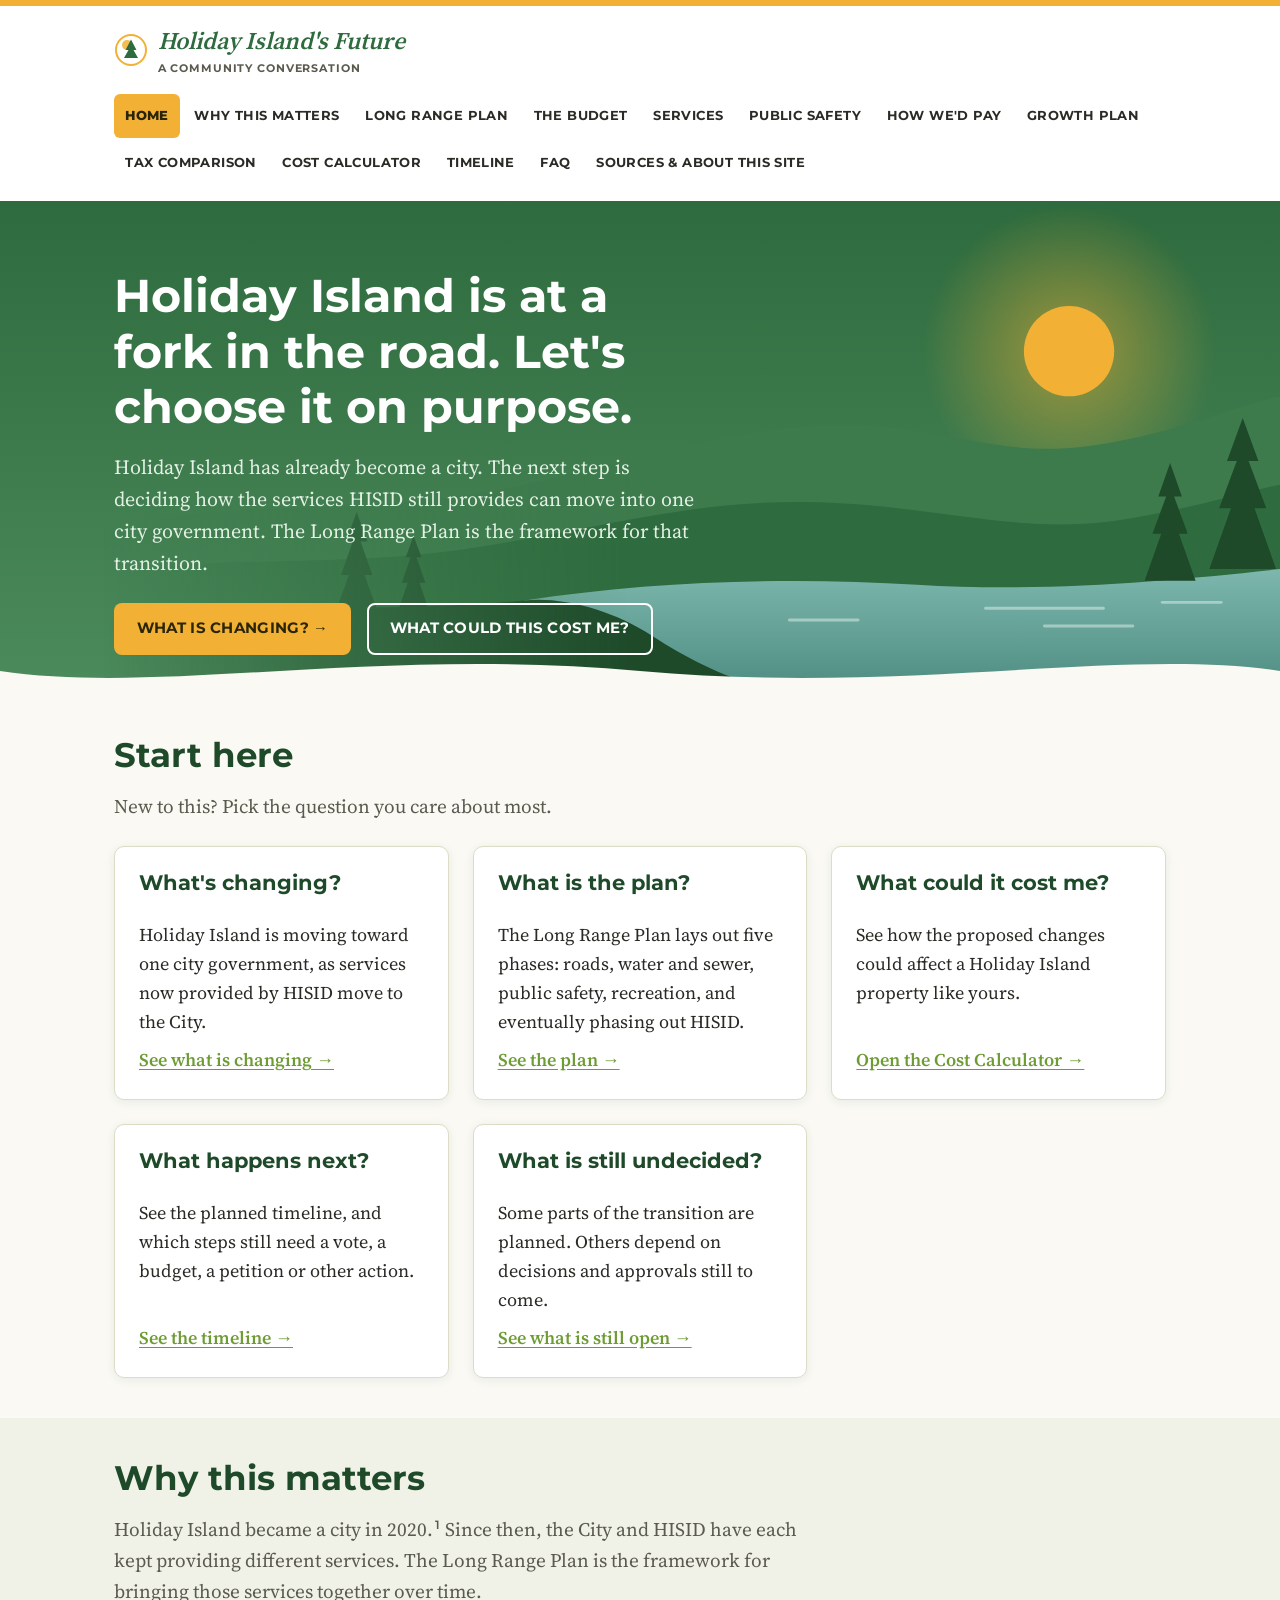
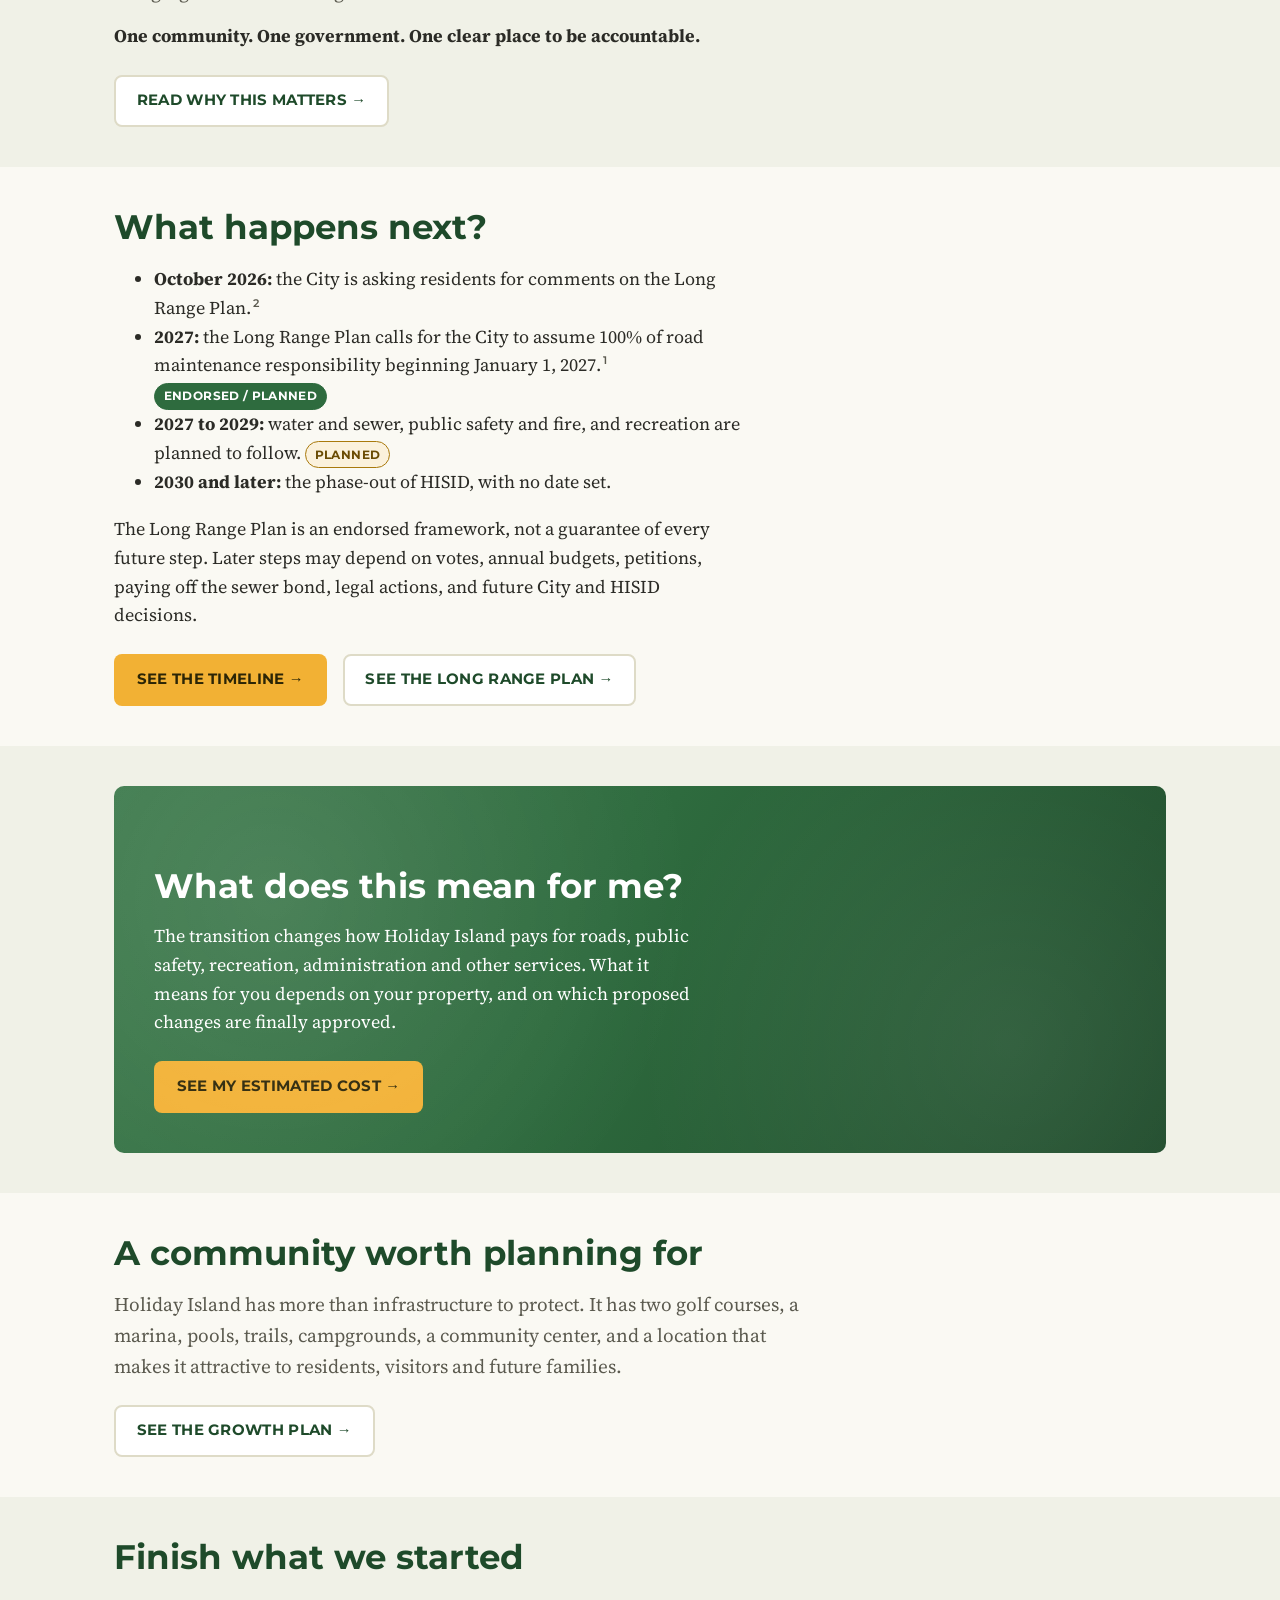
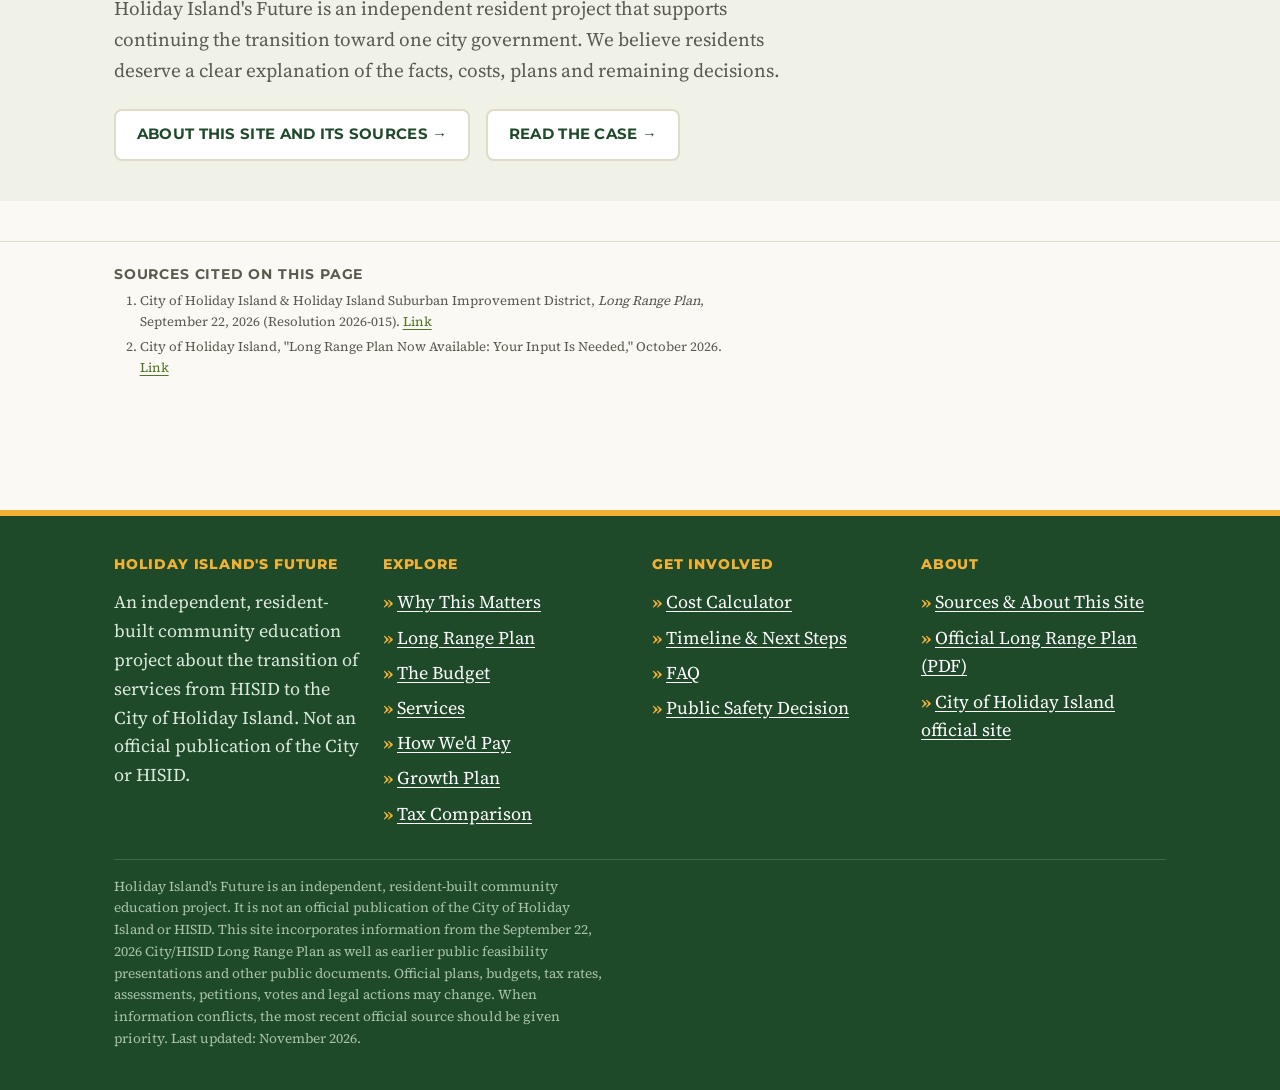
<file: index.html>
<!DOCTYPE html>
<html lang="en">
<head>
<meta charset="UTF-8">
<meta name="viewport" content="width=device-width, initial-scale=1.0">
<title>Holiday Island's Future — Understanding the HISID-to-City Transition</title>
<meta name="description" content="A plain-language, resident-built guide to Holiday Island, Arkansas moving toward one city government under the September 2026 Long Range Plan: what is changing, what it could cost, and what happens next.">
<link rel="icon" href="favicon.svg" type="image/svg+xml">
<link rel="stylesheet" href="assets/css/base.css">
<link rel="stylesheet" href="assets/css/components.css">
</head>
<body>
<a class="skip-link" href="#main">Skip to main content</a>
<header class="site-header">
  <div class="container">
    <a class="site-brand" href="index.html">
      <svg width="34" height="34" viewBox="0 0 34 34" aria-hidden="true"><circle cx="17" cy="17" r="15" fill="#fff" stroke="#F2B134" stroke-width="2"/><circle cx="13" cy="12" r="5" fill="#F2B134" opacity="0.85"/><path d="M17 6.5 L22.5 17 L19.5 17 L24 25 L10 25 L14.5 17 L11.5 17 Z" fill="#2E6B3E"/></svg>
      <span>Holiday Island's Future<span class="tag">A community conversation</span></span>
    </a>
    <nav class="site-nav" aria-label="Main">
      <ul>
        <li><a href="index.html" aria-current="page">Home</a></li>
        <li><a href="why-transition.html">Why This Matters</a></li>
        <li><a href="long-range-plan.html">Long Range Plan</a></li>
        <li><a href="budget-today.html">The Budget</a></li>
        <li><a href="services.html">Services</a></li>
        <li><a href="public-safety.html">Public Safety</a></li>
        <li><a href="funding.html">How We'd Pay</a></li>
        <li><a href="growth-plan.html">Growth Plan</a></li>
        <li><a href="tax-comparison.html">Tax Comparison</a></li>
        <li><a href="calculator.html">Cost Calculator</a></li>
        <li><a href="timeline.html">Timeline</a></li>
        <li><a href="faq.html">FAQ</a></li>
        <li><a href="about-this-site.html">Sources &amp; About This Site</a></li>
      </ul>
    </nav>
  </div>
</header>
<script src="assets/js/mobile.js"></script>
<noscript><div class="noscript-note">JavaScript is off in your browser. Every page here still works — only the interactive Cost Calculator needs JavaScript to compute your results.</div></noscript>

<main id="main">

  <section class="hero">
    <svg class="hero-art" viewBox="0 0 1200 500" preserveAspectRatio="xMaxYMax meet" aria-hidden="true" focusable="false">
      <defs>
        <radialGradient id="hero-sun-glow" cx="50%" cy="50%" r="50%"><stop offset="0%" stop-color="#F2B134" stop-opacity="0.55"/><stop offset="100%" stop-color="#F2B134" stop-opacity="0"/></radialGradient>
        <linearGradient id="hero-lake" x1="0" y1="0" x2="0" y2="1"><stop offset="0%" stop-color="#7DB7AE"/><stop offset="100%" stop-color="#4C8B7F"/></linearGradient>
        <linearGradient id="hero-fade-grad" x1="0" y1="0" x2="1" y2="0"><stop offset="0%" stop-color="#fff" stop-opacity="0"/><stop offset="45%" stop-color="#fff" stop-opacity="1"/></linearGradient>
        <mask id="hero-fade" maskUnits="userSpaceOnUse" x="0" y="0" width="1200" height="500"><rect x="0" y="0" width="1200" height="500" fill="url(#hero-fade-grad)"/></mask>
      </defs>
      <g mask="url(#hero-fade)">
      <circle cx="985" cy="150" r="150" fill="url(#hero-sun-glow)"/>
      <circle cx="985" cy="150" r="46" fill="#F2B134"/>
      <path d="M0,330 C140,300 260,318 400,292 C520,270 600,236 720,226 C840,216 900,262 1010,246 C1100,233 1150,206 1200,196 L1200,500 L0,500 Z" fill="#3D7A4C"/>
      <path d="M0,378 C120,356 240,372 380,350 C520,328 610,300 730,304 C860,308 940,340 1050,320 C1120,308 1170,292 1200,286 L1200,500 L0,500 Z" fill="#2E6B3E"/>
      <path d="M430,500 L430,404 C560,384 700,380 830,388 C960,396 1090,384 1200,372 L1200,500 Z" fill="url(#hero-lake)"/>
      <g stroke="#D6EDE6" stroke-width="3" stroke-linecap="round" opacity="0.55"><path d="M900,412 h120"/><path d="M960,430 h90"/><path d="M700,424 h70"/><path d="M1080,406 h60"/></g>
      <path d="M0,424 C150,404 300,418 430,404 C470,400 520,414 560,440 C600,466 640,486 700,500 L0,500 Z" fill="#1E4A2A"/>
      <g fill="#1E4A2A">
        <path d="M1128,372 l22,-62 l-12,0 l18,-48 l-10,0 l16,-44 l16,44 l-10,0 l18,48 l-12,0 l22,62 Z"/>
        <path d="M1062,384 l17,-48 l-9,0 l14,-38 l-8,0 l12,-34 l12,34 l-8,0 l14,38 l-9,0 l17,48 Z"/>
        <path d="M236,420 l15,-42 l-8,0 l12,-34 l-7,0 l11,-30 l11,30 l-7,0 l12,34 l-8,0 l15,42 Z"/>
        <path d="M300,418 l11,-32 l-6,0 l9,-26 l-5,0 l8,-22 l8,22 l-5,0 l9,26 l-6,0 l11,32 Z"/>
      </g>
      </g>
    </svg>
    <div class="container">
      <h1>Holiday Island is at a fork in the road. Let's choose it on purpose.</h1>
      <p class="lede">Holiday Island has already become a city. The next step is deciding how the services HISID still provides can move into one city government. The Long Range Plan is the framework for that transition.</p>
      <div class="hero-actions">
        <a class="btn btn-primary" href="why-transition.html">What is changing? →</a>
        <a class="btn btn-outline" href="calculator.html">What could this cost me?</a>
      </div>
    </div>
    <svg class="wave-divider" viewBox="0 0 1200 60" preserveAspectRatio="none" aria-hidden="true"><path d="M0,30 C150,60 350,0 600,30 C850,60 1050,0 1200,30 L1200,60 L0,60 Z"></path></svg>
  </section>

  <section class="section" id="start-here">
    <div class="container">
      <h2 style="margin-top:0;">Start here</h2>
      <p class="lede">New to this? Pick the question you care about most.</p>
      <div class="card-grid">
        <div class="card">
          <h3>What's changing?</h3>
          <p>Holiday Island is moving toward one city government, as services now provided by HISID move to the City.</p>
          <a class="card-link" href="why-transition.html">See what is changing →</a>
        </div>
        <div class="card">
          <h3>What is the plan?</h3>
          <p>The Long Range Plan lays out five phases: roads, water and sewer, public safety, recreation, and eventually phasing out HISID.</p>
          <a class="card-link" href="long-range-plan.html">See the plan →</a>
        </div>
        <div class="card">
          <h3>What could it cost me?</h3>
          <p>See how the proposed changes could affect a Holiday Island property like yours.</p>
          <a class="card-link" href="calculator.html">Open the Cost Calculator →</a>
        </div>
        <div class="card">
          <h3>What happens next?</h3>
          <p>See the planned timeline, and which steps still need a vote, a budget, a petition or other action.</p>
          <a class="card-link" href="timeline.html">See the timeline →</a>
        </div>
        <div class="card">
          <h3>What is still undecided?</h3>
          <p>Some parts of the transition are planned. Others depend on decisions and approvals still to come.</p>
          <a class="card-link" href="long-range-plan.html">See what is still open →</a>
        </div>
      </div>
    </div>
  </section>

  <section class="section section--alt" id="why">
    <div class="container">
      <h2 style="margin-top:0;">Why this matters</h2>
      <p class="lede">Holiday Island became a city in 2020.<sup class="cite" data-src="lrp"><a href="#ref-1" aria-label="Source 1">1</a></sup> Since then, the City and HISID have each kept providing different services. The Long Range Plan is the framework for bringing those services together over time.</p>
      <p><strong>One community. One government. One clear place to be accountable.</strong></p>
      <div class="hero-actions">
        <a class="btn btn-quiet" href="why-transition.html">Read why this matters →</a>
      </div>
    </div>
  </section>

  <section class="section" id="next">
    <div class="container">
      <h2 style="margin-top:0;">What happens next?</h2>
      <ul>
        <li><strong>October 2026:</strong> the City is asking residents for comments on the Long Range Plan.<sup class="cite" data-src="ann"><a href="#ref-2" aria-label="Source 2">2</a></sup></li>
        <li><strong>2027:</strong> the Long Range Plan calls for the City to assume 100% of road maintenance responsibility beginning January 1, 2027.<sup class="cite" data-src="lrp"><a href="#ref-1" aria-label="Source 1">1</a></sup> <span class="badge badge--decided">Endorsed / Planned</span></li>
        <li><strong>2027 to 2029:</strong> water and sewer, public safety and fire, and recreation are planned to follow. <span class="badge badge--planned">Planned</span></li>
        <li><strong>2030 and later:</strong> the phase-out of HISID, with no date set.</li>
      </ul>
      <p>The Long Range Plan is an endorsed framework, not a guarantee of every future step. Later steps may depend on votes, annual budgets, petitions, paying off the sewer bond, legal actions, and future City and HISID decisions.</p>
      <div class="hero-actions">
        <a class="btn btn-primary" href="timeline.html">See the timeline →</a>
        <a class="btn btn-quiet" href="long-range-plan.html">See the Long Range Plan →</a>
      </div>
    </div>
  </section>

  <section class="section section--alt" id="cost">
    <div class="container">
      <div class="scenic-band">
        <h2>What does this mean for me?</h2>
        <p style="max-width:60ch;">The transition changes how Holiday Island pays for roads, public safety, recreation, administration and other services. What it means for you depends on your property, and on which proposed changes are finally approved.</p>
        <div class="hero-actions">
          <a class="btn btn-primary" href="calculator.html">See my estimated cost →</a>
        </div>
      </div>
    </div>
  </section>

  <section class="section" id="community">
    <div class="container">
      <h2 style="margin-top:0;">A community worth planning for</h2>
      <p class="lede">Holiday Island has more than infrastructure to protect. It has two golf courses, a marina, pools, trails, campgrounds, a community center, and a location that makes it attractive to residents, visitors and future families.</p>
      <div class="hero-actions">
        <a class="btn btn-quiet" href="growth-plan.html">See the growth plan →</a>
      </div>
    </div>
  </section>

  <section class="section section--alt" id="finish">
    <div class="container">
      <h2 style="margin-top:0;">Finish what we started</h2>
      <p class="lede">Holiday Island's Future is an independent resident project that supports continuing the transition toward one city government. We believe residents deserve a clear explanation of the facts, costs, plans and remaining decisions.</p>
      <div class="hero-actions">
        <a class="btn btn-quiet" href="about-this-site.html">About this site and its sources →</a>
        <a class="btn btn-quiet" href="why-transition.html#finish">Read the case →</a>
      </div>
    </div>
  </section>

  <!-- refs:start -->
  <section class="references" id="references" aria-labelledby="references-heading">
    <div class="container">
      <h2 id="references-heading">Sources cited on this page</h2>
      <ol>
        <li id="ref-1">City of Holiday Island &amp; Holiday Island Suburban Improvement District, <em>Long Range Plan</em>, September 22, 2026 (Resolution 2026-015). <a href="https://drive.google.com/file/d/1ul3-1l40UpRCqN19zxTP7dAHxp4odrPl/view" target="_blank" rel="noopener">Link</a></li>
        <li id="ref-2">City of Holiday Island, "Long Range Plan Now Available: Your Input Is Needed," October 2026. <a href="https://www.cityofholidayisland.com/post/long-range-plan-now-available-your-input-is-needed" target="_blank" rel="noopener">Link</a></li>
      </ol>
    </div>
  </section>
  <!-- refs:end -->
</main>

<footer class="site-footer">
  <div class="container">
    <div class="footer-grid">
      <div>
        <h4>Holiday Island's Future</h4>
        <p>An independent, resident-built community education project about the transition of services from HISID to the City of Holiday Island. Not an official publication of the City or HISID.</p>
      </div>
      <div>
        <h4>Explore</h4>
        <ul>
          <li><a href="why-transition.html">Why This Matters</a></li>
          <li><a href="long-range-plan.html">Long Range Plan</a></li>
          <li><a href="budget-today.html">The Budget</a></li>
          <li><a href="services.html">Services</a></li>
          <li><a href="funding.html">How We'd Pay</a></li>
          <li><a href="growth-plan.html">Growth Plan</a></li>
          <li><a href="tax-comparison.html">Tax Comparison</a></li>
        </ul>
      </div>
      <div>
        <h4>Get Involved</h4>
        <ul>
          <li><a href="calculator.html">Cost Calculator</a></li>
          <li><a href="timeline.html">Timeline &amp; Next Steps</a></li>
          <li><a href="faq.html">FAQ</a></li>
          <li><a href="public-safety.html">Public Safety Decision</a></li>
        </ul>
      </div>
      <div>
        <h4>About</h4>
        <ul>
          <li><a href="about-this-site.html">Sources &amp; About This Site</a></li>
          <li><a href="https://drive.google.com/file/d/1ul3-1l40UpRCqN19zxTP7dAHxp4odrPl/view" target="_blank" rel="noopener">Official Long Range Plan (PDF)</a></li>
          <li><a href="https://www.cityofholidayisland.com" target="_blank" rel="noopener">City of Holiday Island official site</a></li>
        </ul>
      </div>
    </div>
    <div class="footer-bottom">
      <p>Holiday Island's Future is an independent, resident-built community education project. It is not an official publication of the City of Holiday Island or HISID. This site incorporates information from the September 22, 2026 City/HISID Long Range Plan as well as earlier public feasibility presentations and other public documents. Official plans, budgets, tax rates, assessments, petitions, votes and legal actions may change. When information conflicts, the most recent official source should be given priority. Last updated: November 2026.</p>
    </div>
  </div>
</footer>
</body>
</html>
</file>
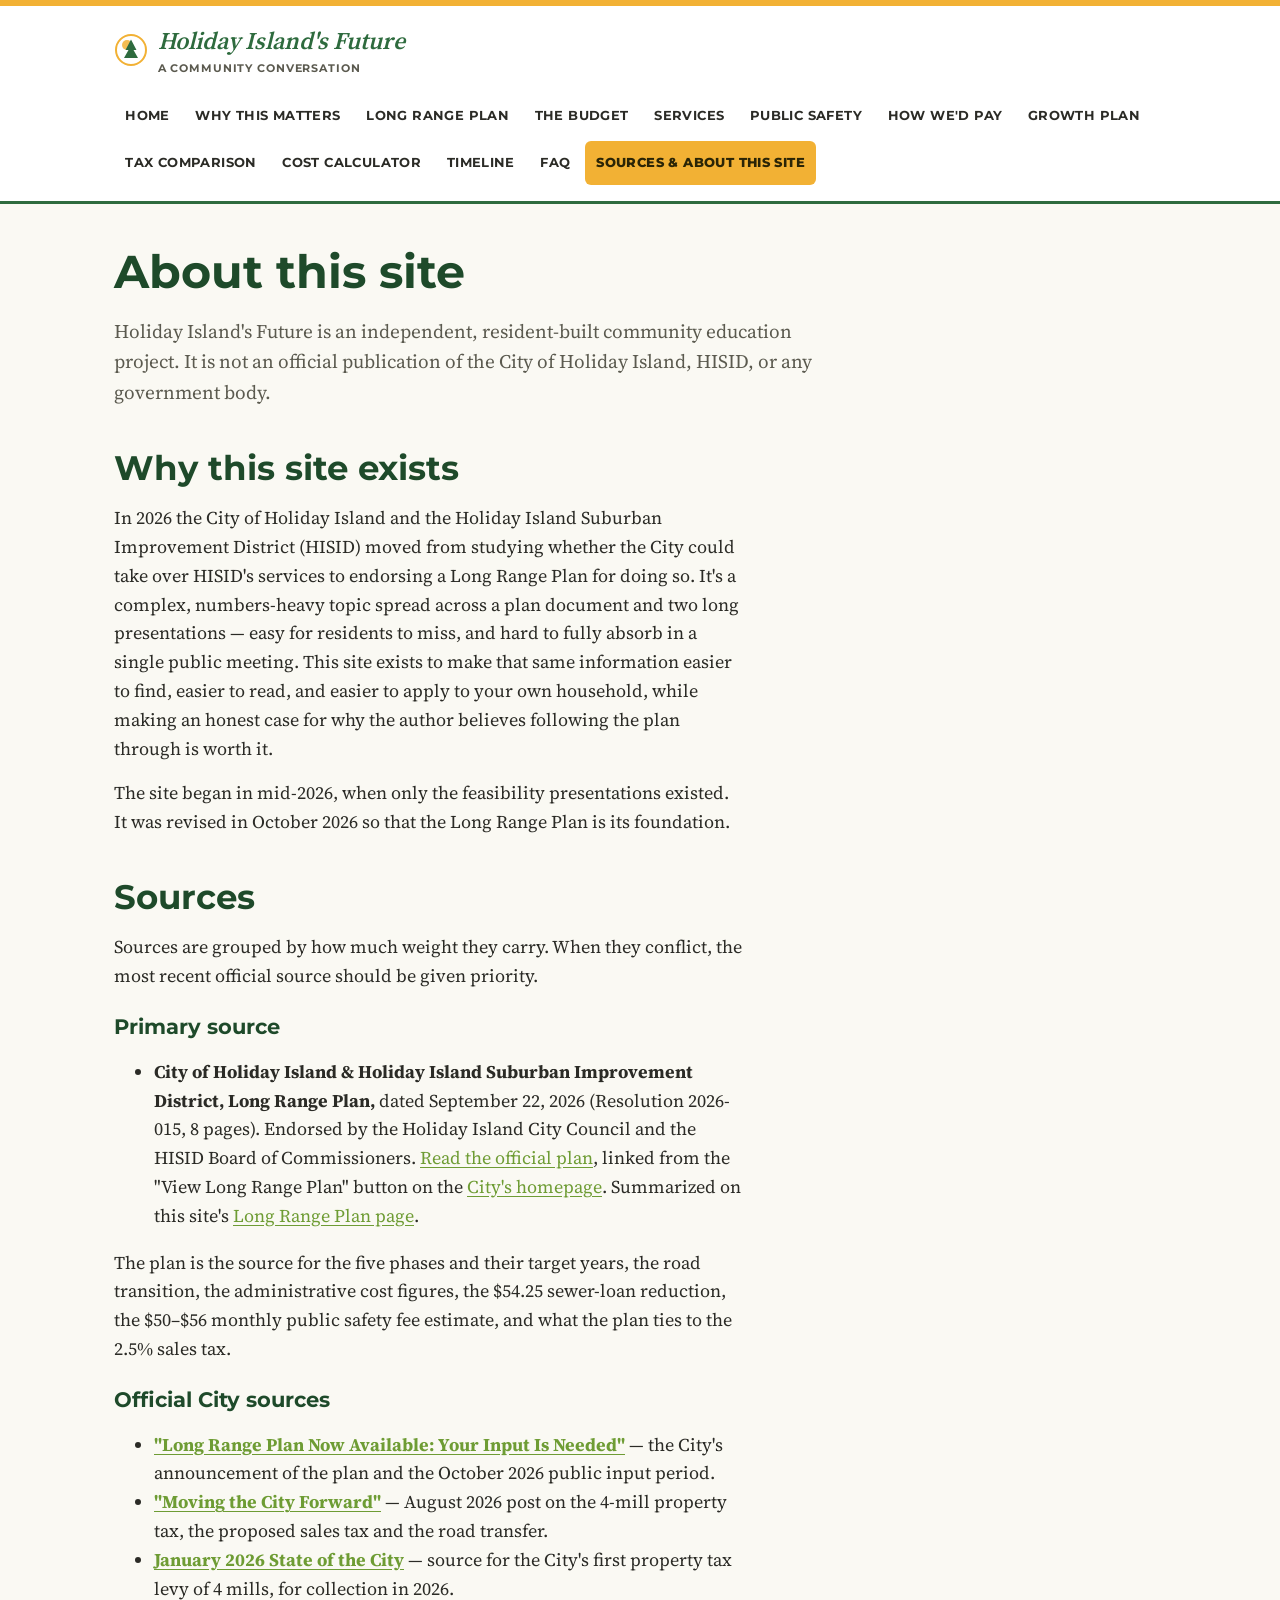
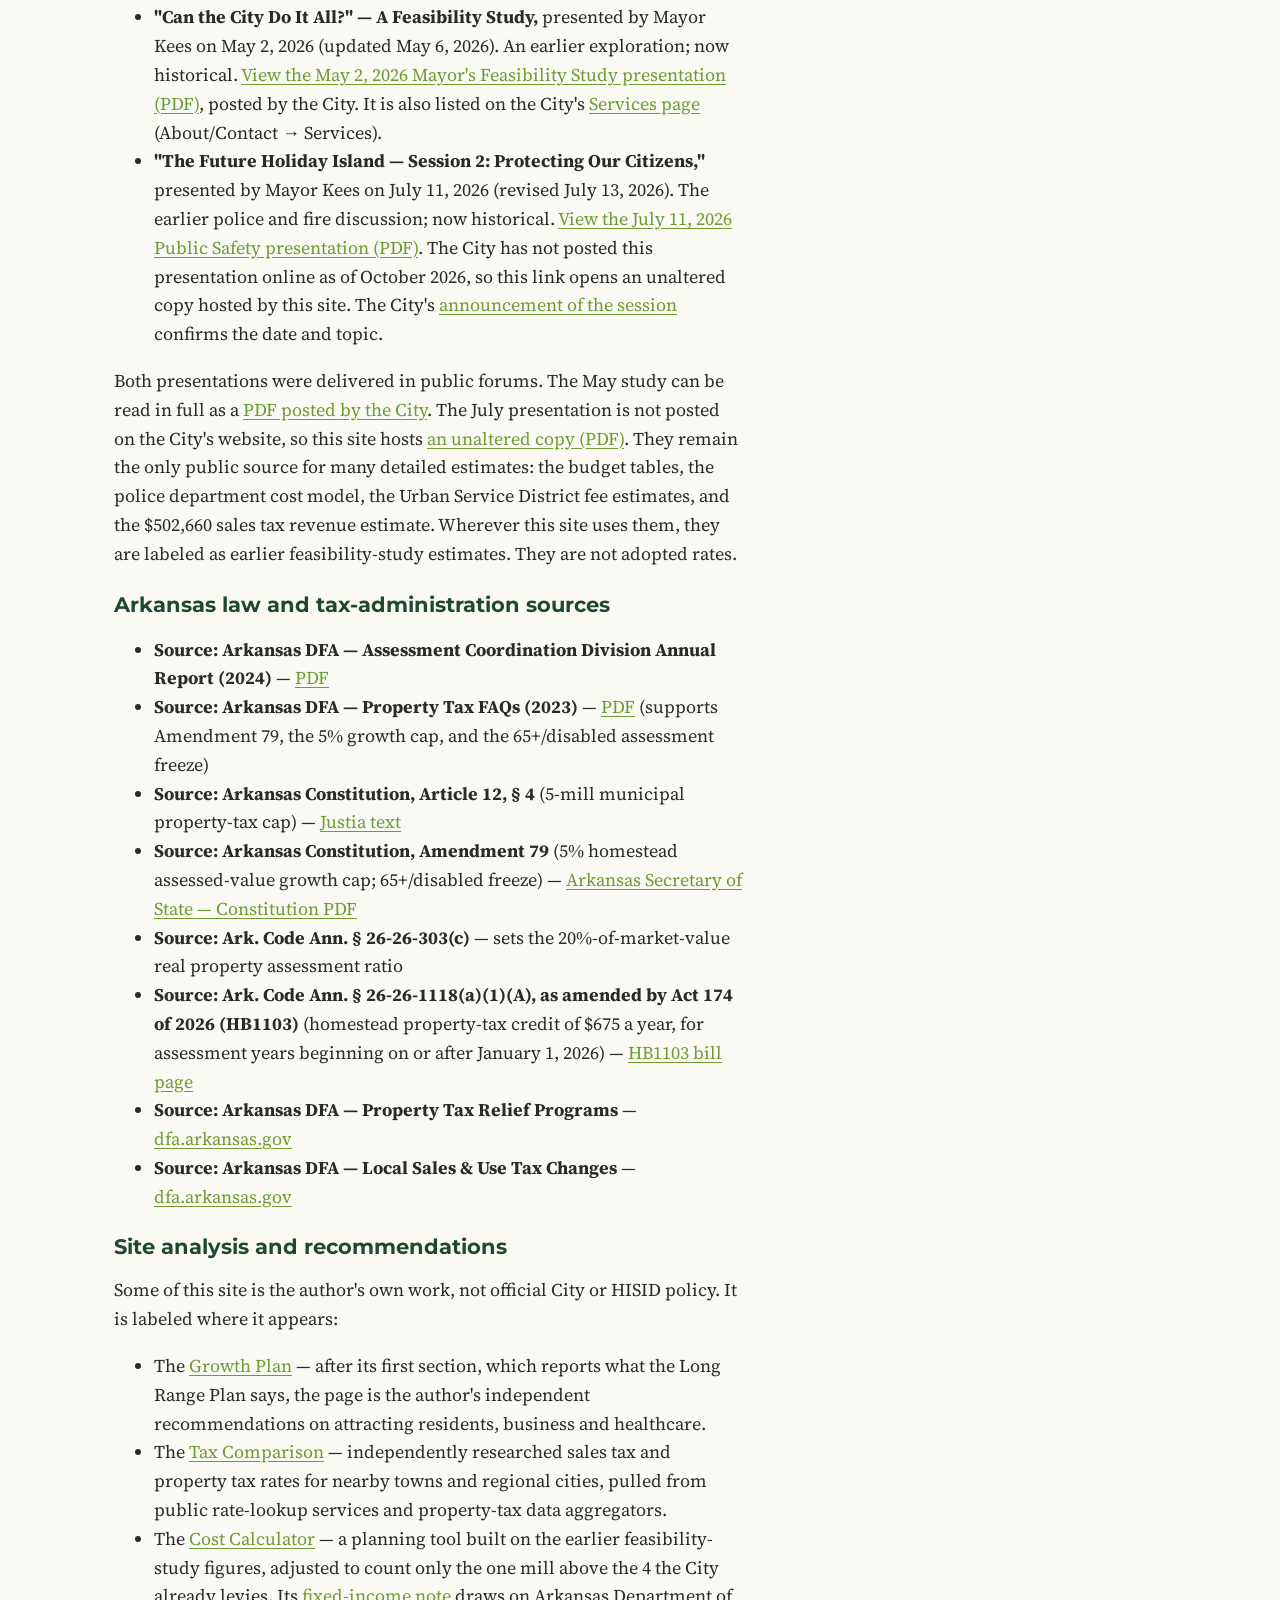
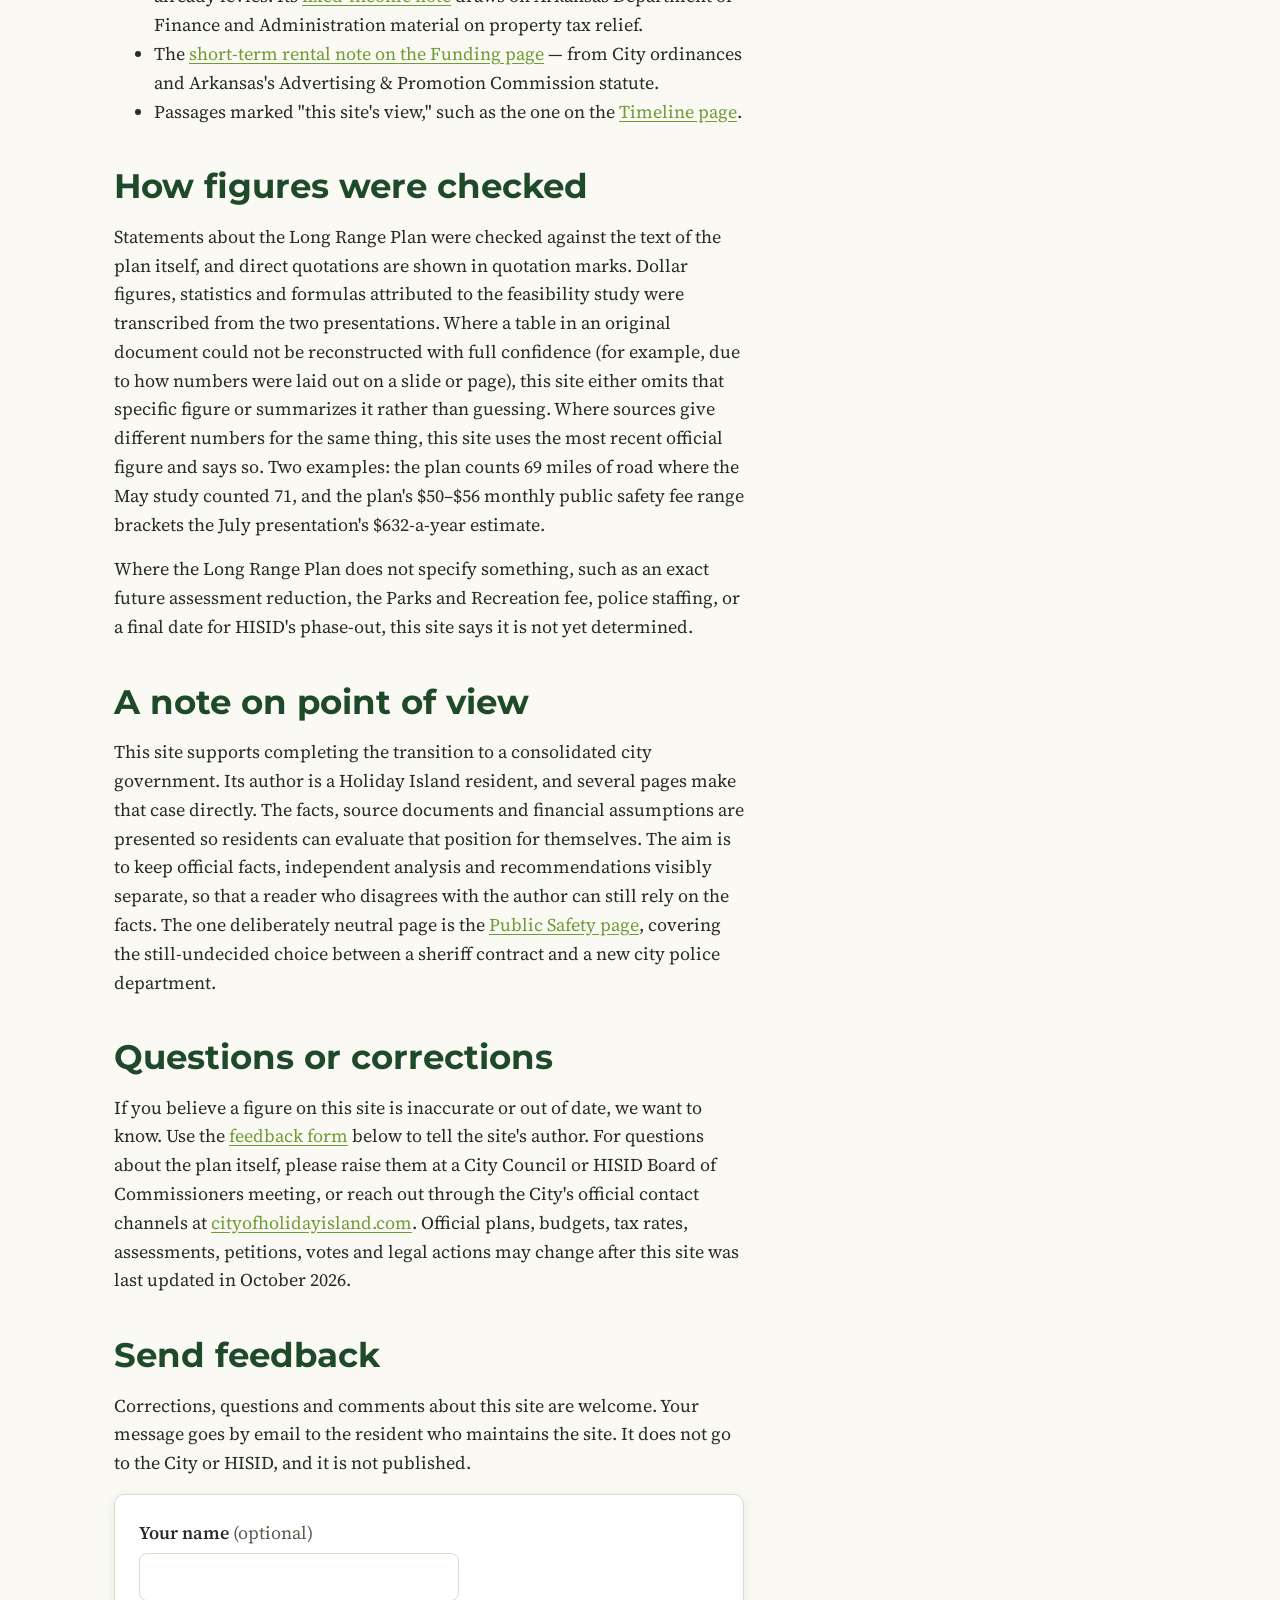
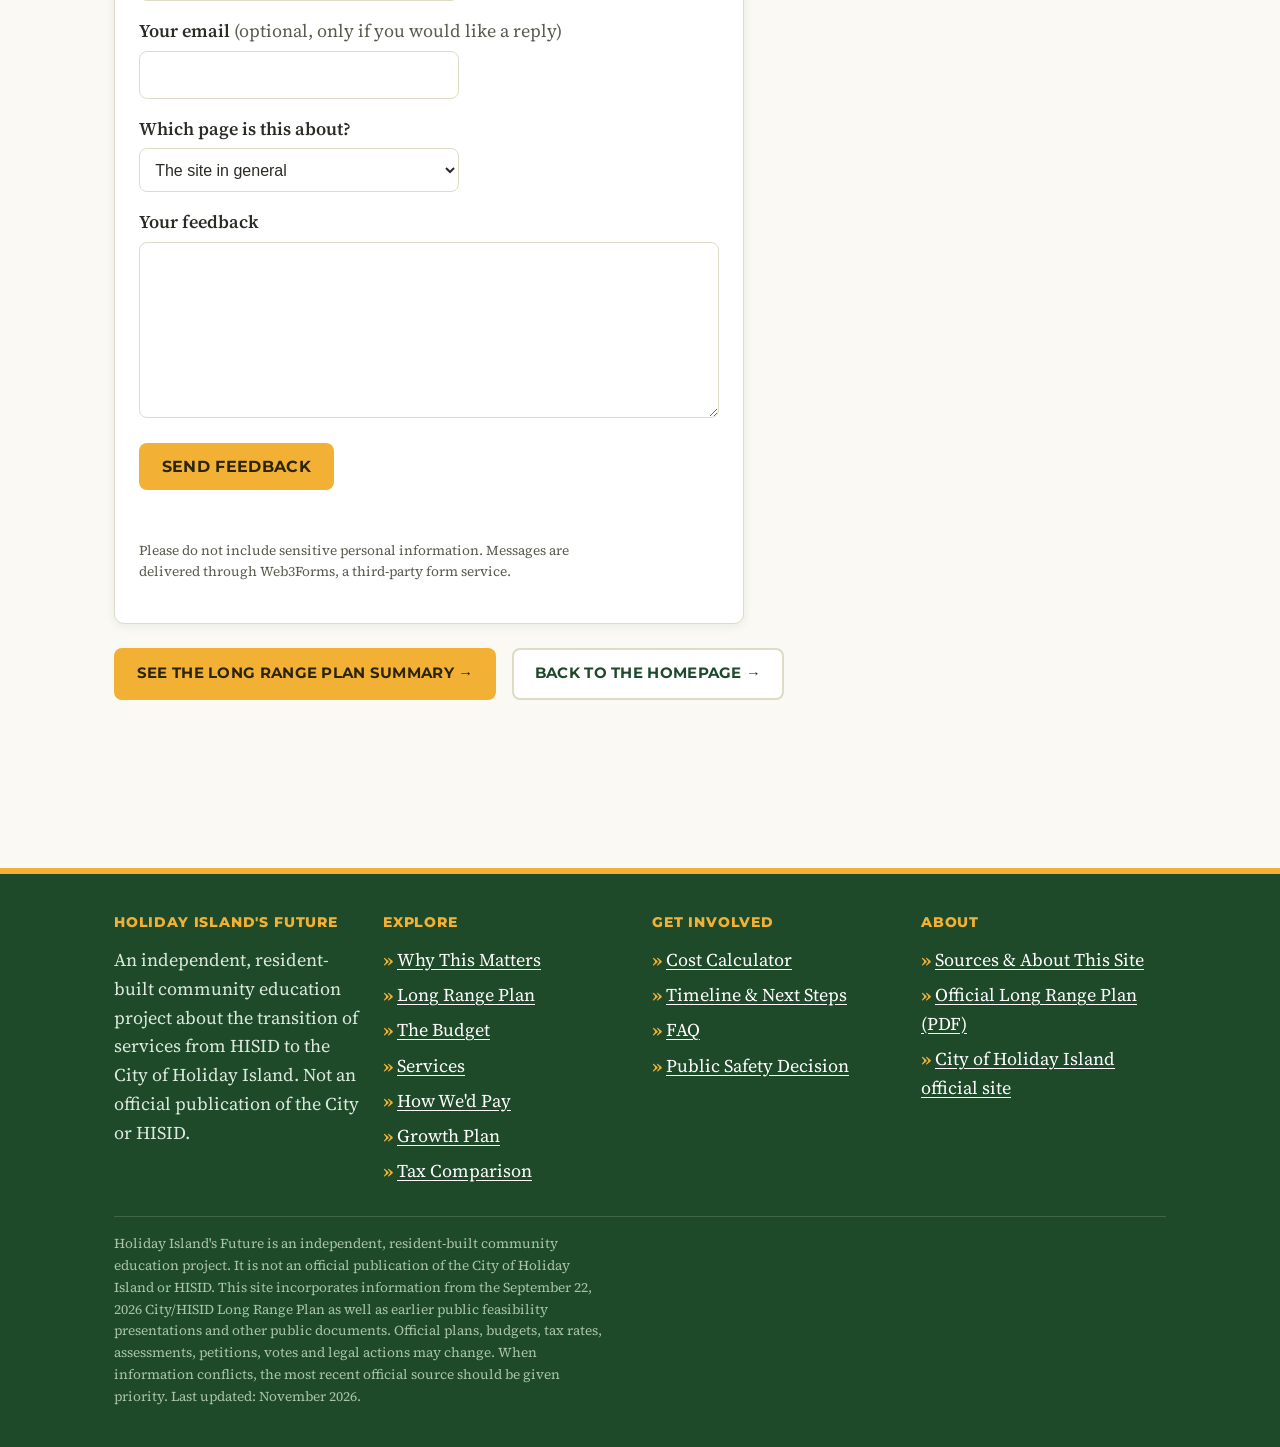
<file: about-this-site.html>
<!DOCTYPE html>
<html lang="en">
<head>
<meta charset="UTF-8">
<meta name="viewport" content="width=device-width, initial-scale=1.0">
<title>About This Site &amp; Sources — Holiday Island's Future</title>
<meta name="description" content="Sourcing and background for the Holiday Island's Future website — an independent community-education project.">
<link rel="icon" href="favicon.svg" type="image/svg+xml">
<link rel="stylesheet" href="assets/css/base.css">
<link rel="stylesheet" href="assets/css/components.css">
</head>
<body>
<a class="skip-link" href="#main">Skip to main content</a>
<header class="site-header">
  <div class="container">
    <a class="site-brand" href="index.html">
      <svg width="34" height="34" viewBox="0 0 34 34" aria-hidden="true"><circle cx="17" cy="17" r="15" fill="#fff" stroke="#F2B134" stroke-width="2"/><circle cx="13" cy="12" r="5" fill="#F2B134" opacity="0.85"/><path d="M17 6.5 L22.5 17 L19.5 17 L24 25 L10 25 L14.5 17 L11.5 17 Z" fill="#2E6B3E"/></svg>
      <span>Holiday Island's Future<span class="tag">A community conversation</span></span>
    </a>
    <nav class="site-nav" aria-label="Main">
      <ul>
        <li><a href="index.html">Home</a></li>
        <li><a href="why-transition.html">Why This Matters</a></li>
        <li><a href="long-range-plan.html">Long Range Plan</a></li>
        <li><a href="budget-today.html">The Budget</a></li>
        <li><a href="services.html">Services</a></li>
        <li><a href="public-safety.html">Public Safety</a></li>
        <li><a href="funding.html">How We'd Pay</a></li>
        <li><a href="growth-plan.html">Growth Plan</a></li>
        <li><a href="tax-comparison.html">Tax Comparison</a></li>
        <li><a href="calculator.html">Cost Calculator</a></li>
        <li><a href="timeline.html">Timeline</a></li>
        <li><a href="faq.html">FAQ</a></li>
        <li><a href="about-this-site.html" aria-current="page">Sources &amp; About This Site</a></li>
      </ul>
    </nav>
  </div>
</header>
<script src="assets/js/mobile.js"></script>
<noscript><div class="noscript-note">JavaScript is off in your browser. Every page here still works — only the interactive Cost Calculator needs JavaScript to compute your results.</div></noscript>

<main id="main">
  <section class="section">
    <div class="container">
      <h1>About this site</h1>
      <p class="lede">Holiday Island's Future is an independent, resident-built community education project. It is not an official publication of the City of Holiday Island, HISID, or any government body.</p>

      <h2>Why this site exists</h2>
      <p>In 2026 the City of Holiday Island and the Holiday Island Suburban Improvement District (HISID) moved from studying whether the City could take over HISID's services to endorsing a Long Range Plan for doing so. It's a complex, numbers-heavy topic spread across a plan document and two long presentations — easy for residents to miss, and hard to fully absorb in a single public meeting. This site exists to make that same information easier to find, easier to read, and easier to apply to your own household, while making an honest case for why the author believes following the plan through is worth it.</p>
      <p>The site began in mid-2026, when only the feasibility presentations existed. It was revised in October 2026 so that the Long Range Plan is its foundation.</p>

      <h2 id="sources">Sources</h2>
      <p>Sources are grouped by how much weight they carry. When they conflict, the most recent official source should be given priority.</p>

      <h3>Primary source</h3>
      <ul>
        <li><strong>City of Holiday Island &amp; Holiday Island Suburban Improvement District, Long Range Plan,</strong> dated September 22, 2026 (Resolution 2026-015, 8 pages). Endorsed by the Holiday Island City Council and the HISID Board of Commissioners. <a href="https://drive.google.com/file/d/1ul3-1l40UpRCqN19zxTP7dAHxp4odrPl/view" target="_blank" rel="noopener">Read the official plan</a>, linked from the "View Long Range Plan" button on the <a href="https://www.cityofholidayisland.com" target="_blank" rel="noopener">City's homepage</a>. Summarized on this site's <a href="long-range-plan.html">Long Range Plan page</a>.</li>
      </ul>
      <p>The plan is the source for the five phases and their target years, the road transition, the administrative cost figures, the $54.25 sewer-loan reduction, the $50–$56 monthly public safety fee estimate, and what the plan ties to the 2.5% sales tax.</p>

      <h3>Official City sources</h3>
      <ul>
        <li><a href="https://www.cityofholidayisland.com/post/long-range-plan-now-available-your-input-is-needed" target="_blank" rel="noopener"><strong>"Long Range Plan Now Available: Your Input Is Needed"</strong></a> — the City's announcement of the plan and the October 2026 public input period.</li>
        <li><a href="https://www.cityofholidayisland.com/post/moving-the-city-forward" target="_blank" rel="noopener"><strong>"Moving the City Forward"</strong></a> — August 2026 post on the 4-mill property tax, the proposed sales tax and the road transfer.</li>
        <li><a href="https://www.cityofholidayisland.com/post/january-16-2026-state-of-the-city-planning-for-holiday-island-s-future" target="_blank" rel="noopener"><strong>January 2026 State of the City</strong></a> — source for the City's first property tax levy of 4 mills, for collection in 2026.</li>
        <li><strong>"Can the City Do It All?" — A Feasibility Study,</strong> presented by Mayor Kees on May 2, 2026 (updated May 6, 2026). An earlier exploration; now historical. <a href="https://drive.google.com/file/d/1cW_t89j97DmD1tYG5C-fjrrJwmnLW6jU/view" target="_blank" rel="noopener">View the May 2, 2026 Mayor's Feasibility Study presentation (PDF)</a>, posted by the City. It is also listed on the City's <a href="https://www.cityofholidayisland.com/services-1" target="_blank" rel="noopener">Services page</a> (About/Contact → Services).</li>
        <li><strong>"The Future Holiday Island — Session 2: Protecting Our Citizens,"</strong> presented by Mayor Kees on July 11, 2026 (revised July 13, 2026). The earlier police and fire discussion; now historical. <a href="docs/sources/public-safety-presentation-2026-07-11.pdf" target="_blank" rel="noopener">View the July 11, 2026 Public Safety presentation (PDF)</a>. The City has not posted this presentation online as of October 2026, so this link opens an unaltered copy hosted by this site. The City's <a href="https://www.cityofholidayisland.com/post/session-two-important-community-meeting" target="_blank" rel="noopener">announcement of the session</a> confirms the date and topic.</li>
      </ul>
      <p>Both presentations were delivered in public forums. The May study can be read in full as a <a href="https://drive.google.com/file/d/1cW_t89j97DmD1tYG5C-fjrrJwmnLW6jU/view" target="_blank" rel="noopener">PDF posted by the City</a>. The July presentation is not posted on the City's website, so this site hosts <a href="docs/sources/public-safety-presentation-2026-07-11.pdf" target="_blank" rel="noopener">an unaltered copy (PDF)</a>. They remain the only public source for many detailed estimates: the budget tables, the police department cost model, the Urban Service District fee estimates, and the $502,660 sales tax revenue estimate. Wherever this site uses them, they are labeled as earlier feasibility-study estimates. They are not adopted rates.</p>

      <h3>Arkansas law and tax-administration sources</h3>
      <ul>
        <li><strong>Source: Arkansas DFA — Assessment Coordination Division Annual Report (2024)</strong> — <a href="https://www.dfa.arkansas.gov/wp-content/uploads/AACD-Annual-Report-2024-3.pdf" target="_blank" rel="noopener">PDF</a></li>
        <li><strong>Source: Arkansas DFA — Property Tax FAQs (2023)</strong> — <a href="https://www.dfa.arkansas.gov/wp-content/uploads/faqs-2023.pdf" target="_blank" rel="noopener">PDF</a> (supports Amendment 79, the 5% growth cap, and the 65+/disabled assessment freeze)</li>
        <li><strong>Source: Arkansas Constitution, Article 12, § 4</strong> (5-mill municipal property-tax cap) — <a href="https://law.justia.com/constitution/arkansas/article-12/section-4/" target="_blank" rel="noopener">Justia text</a></li>
        <li><strong>Source: Arkansas Constitution, Amendment 79</strong> (5% homestead assessed-value growth cap; 65+/disabled freeze) — <a href="https://www.sos.arkansas.gov/uploads/elections/Arkansas_Election_Laws_and_Constitution_2025_Edition.pdf" target="_blank" rel="noopener">Arkansas Secretary of State — Constitution PDF</a></li>
        <li><strong>Source: Ark. Code Ann. § 26-26-303(c)</strong> — sets the 20%-of-market-value real property assessment ratio</li>
        <li><strong>Source: Ark. Code Ann. § 26-26-1118(a)(1)(A), as amended by Act 174 of 2026 (HB1103)</strong> (homestead property-tax credit of $675 a year, for assessment years beginning on or after January 1, 2026) — <a href="https://www.arkleg.state.ar.us/Bills/Detail?ddBienniumSession=2025%2F2026F&amp;id=HB1103" target="_blank" rel="noopener">HB1103 bill page</a></li>
        <li><strong>Source: Arkansas DFA — Property Tax Relief Programs</strong> — <a href="https://www.dfa.arkansas.gov/office/arkansas-assessment-coordination-division/real-property/property-tax-relief/" target="_blank" rel="noopener">dfa.arkansas.gov</a></li>
        <li><strong>Source: Arkansas DFA — Local Sales &amp; Use Tax Changes</strong> — <a href="https://www.dfa.arkansas.gov/office/taxes/excise-tax-administration/sales-use-tax/recent-changes-in-sales-use-tax/recent-changes-for-local-taxes/" target="_blank" rel="noopener">dfa.arkansas.gov</a></li>
      </ul>

      <h3>Site analysis and recommendations</h3>
      <p>Some of this site is the author's own work, not official City or HISID policy. It is labeled where it appears:</p>
      <ul>
        <li>The <a href="growth-plan.html">Growth Plan</a> — after its first section, which reports what the Long Range Plan says, the page is the author's independent recommendations on attracting residents, business and healthcare.</li>
        <li>The <a href="tax-comparison.html">Tax Comparison</a> — independently researched sales tax and property tax rates for nearby towns and regional cities, pulled from public rate-lookup services and property-tax data aggregators.</li>
        <li>The <a href="calculator.html">Cost Calculator</a> — a planning tool built on the earlier feasibility-study figures, adjusted to count only the one mill above the 4 the City already levies. Its <a href="calculator.html#fixed-income">fixed-income note</a> draws on Arkansas Department of Finance and Administration material on property tax relief.</li>
        <li>The <a href="funding.html">short-term rental note on the Funding page</a> — from City ordinances and Arkansas's Advertising &amp; Promotion Commission statute.</li>
        <li>Passages marked "this site's view," such as the one on the <a href="timeline.html#sales-tax">Timeline page</a>.</li>
      </ul>

      <h2>How figures were checked</h2>
      <p>Statements about the Long Range Plan were checked against the text of the plan itself, and direct quotations are shown in quotation marks. Dollar figures, statistics and formulas attributed to the feasibility study were transcribed from the two presentations. Where a table in an original document could not be reconstructed with full confidence (for example, due to how numbers were laid out on a slide or page), this site either omits that specific figure or summarizes it rather than guessing. Where sources give different numbers for the same thing, this site uses the most recent official figure and says so. Two examples: the plan counts 69 miles of road where the May study counted 71, and the plan's $50–$56 monthly public safety fee range brackets the July presentation's $632-a-year estimate.</p>
      <p>Where the Long Range Plan does not specify something, such as an exact future assessment reduction, the Parks and Recreation fee, police staffing, or a final date for HISID's phase-out, this site says it is not yet determined.</p>

      <h2>A note on point of view</h2>
      <p>This site supports completing the transition to a consolidated city government. Its author is a Holiday Island resident, and several pages make that case directly. The facts, source documents and financial assumptions are presented so residents can evaluate that position for themselves. The aim is to keep official facts, independent analysis and recommendations visibly separate, so that a reader who disagrees with the author can still rely on the facts. The one deliberately neutral page is the <a href="public-safety.html">Public Safety page</a>, covering the still-undecided choice between a sheriff contract and a new city police department.</p>

      <h2>Questions or corrections</h2>
      <p>If you believe a figure on this site is inaccurate or out of date, we want to know. Use the <a href="#feedback">feedback form</a> below to tell the site's author. For questions about the plan itself, please raise them at a City Council or HISID Board of Commissioners meeting, or reach out through the City's official contact channels at <a href="https://www.cityofholidayisland.com" target="_blank" rel="noopener">cityofholidayisland.com</a>. Official plans, budgets, tax rates, assessments, petitions, votes and legal actions may change after this site was last updated in October 2026.</p>

      <h2 id="feedback">Send feedback</h2>
      <p>Corrections, questions and comments about this site are welcome. Your message goes by email to the resident who maintains the site. It does not go to the City or HISID, and it is not published.</p>
      <form class="calc feedback-form" id="feedback-form" action="https://api.web3forms.com/submit" method="POST">
        <input type="hidden" name="access_key" value="2f6d53c4-0fec-44ad-8a26-5050691aefdf">
        <input type="hidden" name="subject" value="Holiday Island's Future feedback">
        <input type="hidden" name="from_name" value="Holiday Island's Future website">
        <input type="checkbox" name="botcheck" class="feedback-trap" tabindex="-1" autocomplete="off" aria-hidden="true">
        <div class="field">
          <label for="fb-name">Your name <span class="optional">(optional)</span></label>
          <input type="text" id="fb-name" name="name" autocomplete="name" maxlength="100">
        </div>
        <div class="field">
          <label for="fb-email">Your email <span class="optional">(optional, only if you would like a reply)</span></label>
          <input type="email" id="fb-email" name="email" autocomplete="email" maxlength="150">
        </div>
        <div class="field">
          <label for="fb-page">Which page is this about?</label>
          <select id="fb-page" name="page">
            <option>The site in general</option>
            <option>Home</option>
            <option>Why This Matters</option>
            <option>Long Range Plan</option>
            <option>The Budget</option>
            <option>Services</option>
            <option>Public Safety</option>
            <option>How We'd Pay</option>
            <option>Growth Plan</option>
            <option>Tax Comparison</option>
            <option>Cost Calculator</option>
            <option>Timeline</option>
            <option>FAQ</option>
            <option>Sources &amp; About This Site</option>
          </select>
        </div>
        <div class="field">
          <label for="fb-message">Your feedback</label>
          <textarea id="fb-message" name="message" rows="6" maxlength="5000" required></textarea>
        </div>
        <button type="submit" class="btn btn-primary">Send feedback</button>
        <p class="feedback-status" id="feedback-status" role="status" aria-live="polite"></p>
        <p class="source-note">Please do not include sensitive personal information. Messages are delivered through Web3Forms, a third-party form service.</p>
      </form>

      <div class="hero-actions">
        <a class="btn btn-primary" href="long-range-plan.html">See the Long Range Plan summary →</a>
        <a class="btn btn-quiet" href="index.html">Back to the homepage →</a>
      </div>
    </div>
  </section>
</main>

<footer class="site-footer">
  <div class="container">
    <div class="footer-grid">
      <div>
        <h4>Holiday Island's Future</h4>
        <p>An independent, resident-built community education project about the transition of services from HISID to the City of Holiday Island. Not an official publication of the City or HISID.</p>
      </div>
      <div>
        <h4>Explore</h4>
        <ul>
          <li><a href="why-transition.html">Why This Matters</a></li>
          <li><a href="long-range-plan.html">Long Range Plan</a></li>
          <li><a href="budget-today.html">The Budget</a></li>
          <li><a href="services.html">Services</a></li>
          <li><a href="funding.html">How We'd Pay</a></li>
          <li><a href="growth-plan.html">Growth Plan</a></li>
          <li><a href="tax-comparison.html">Tax Comparison</a></li>
        </ul>
      </div>
      <div>
        <h4>Get Involved</h4>
        <ul>
          <li><a href="calculator.html">Cost Calculator</a></li>
          <li><a href="timeline.html">Timeline &amp; Next Steps</a></li>
          <li><a href="faq.html">FAQ</a></li>
          <li><a href="public-safety.html">Public Safety Decision</a></li>
        </ul>
      </div>
      <div>
        <h4>About</h4>
        <ul>
          <li><a href="about-this-site.html">Sources &amp; About This Site</a></li>
          <li><a href="https://drive.google.com/file/d/1ul3-1l40UpRCqN19zxTP7dAHxp4odrPl/view" target="_blank" rel="noopener">Official Long Range Plan (PDF)</a></li>
          <li><a href="https://www.cityofholidayisland.com" target="_blank" rel="noopener">City of Holiday Island official site</a></li>
        </ul>
      </div>
    </div>
    <div class="footer-bottom">
      <p>Holiday Island's Future is an independent, resident-built community education project. It is not an official publication of the City of Holiday Island or HISID. This site incorporates information from the September 22, 2026 City/HISID Long Range Plan as well as earlier public feasibility presentations and other public documents. Official plans, budgets, tax rates, assessments, petitions, votes and legal actions may change. When information conflicts, the most recent official source should be given priority. Last updated: November 2026.</p>
    </div>
  </div>
</footer>
<script src="assets/js/feedback.js"></script>
</body>
</html>
</file>
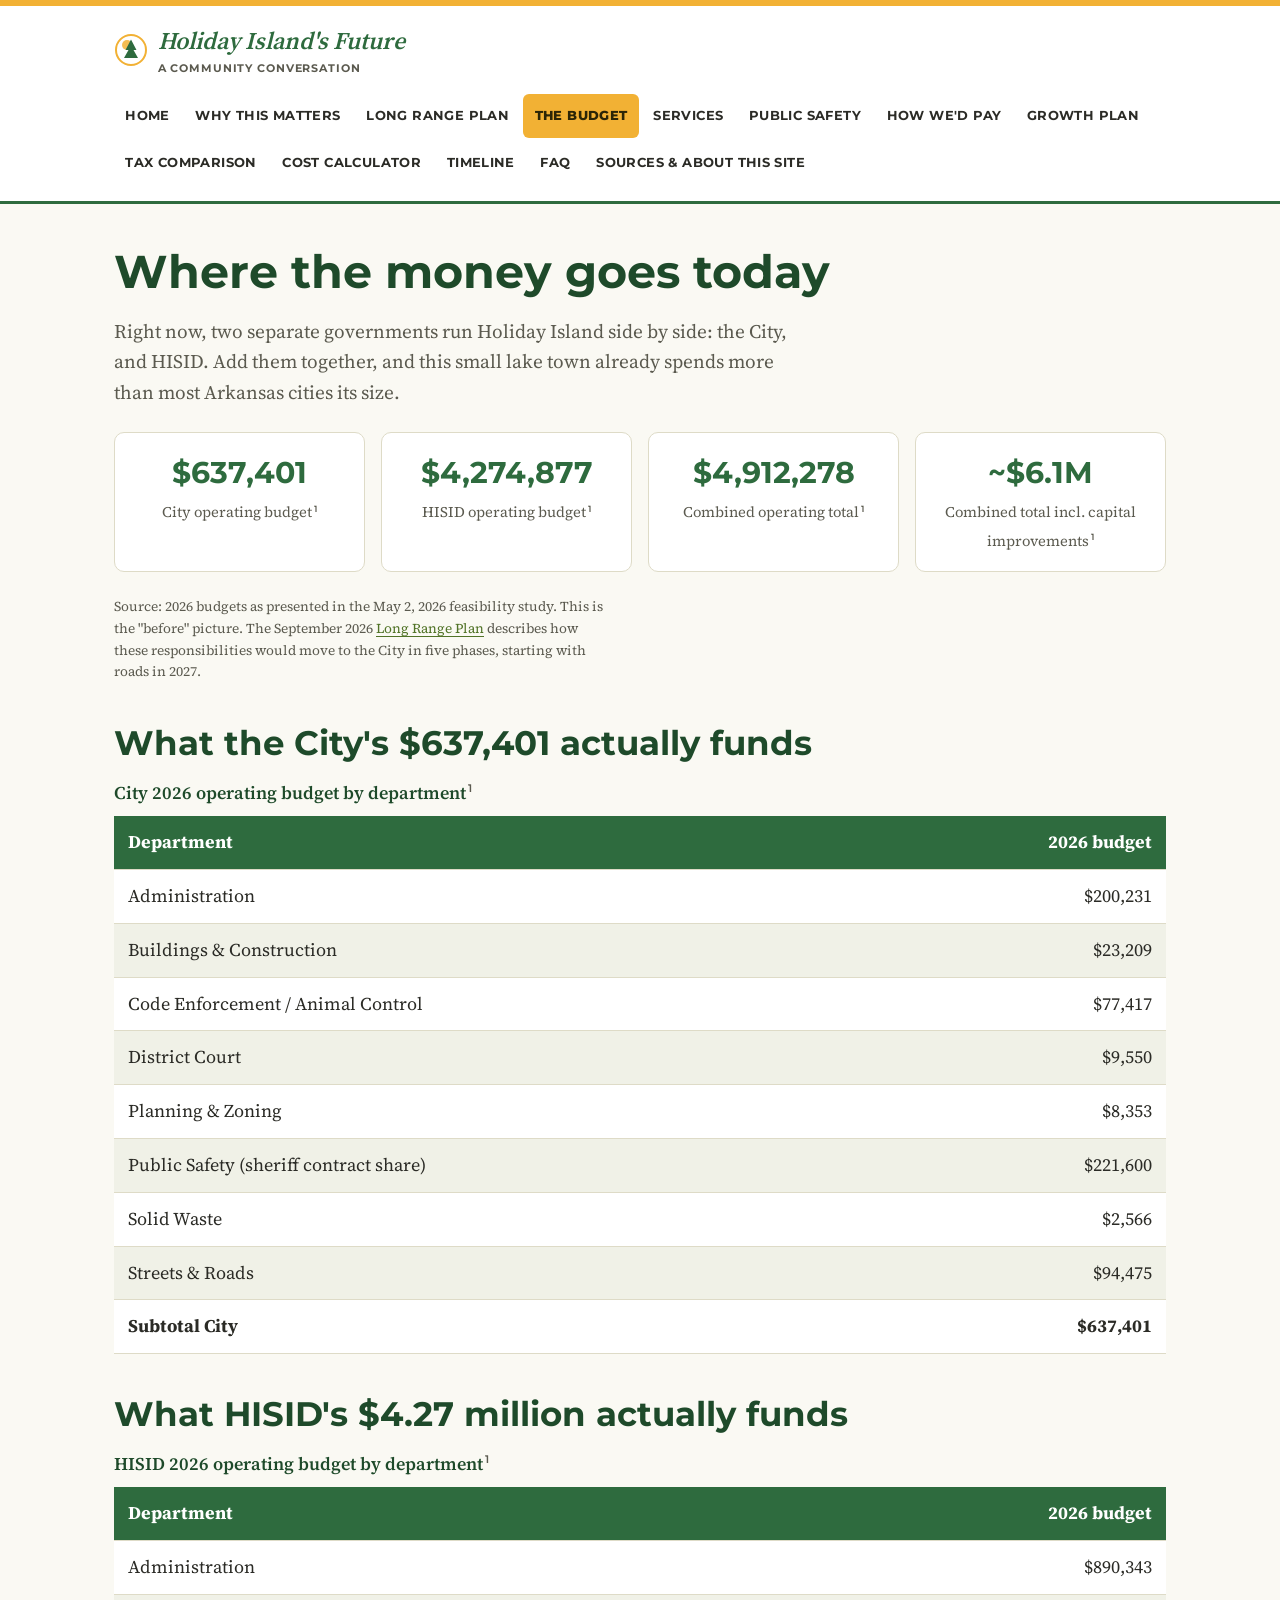
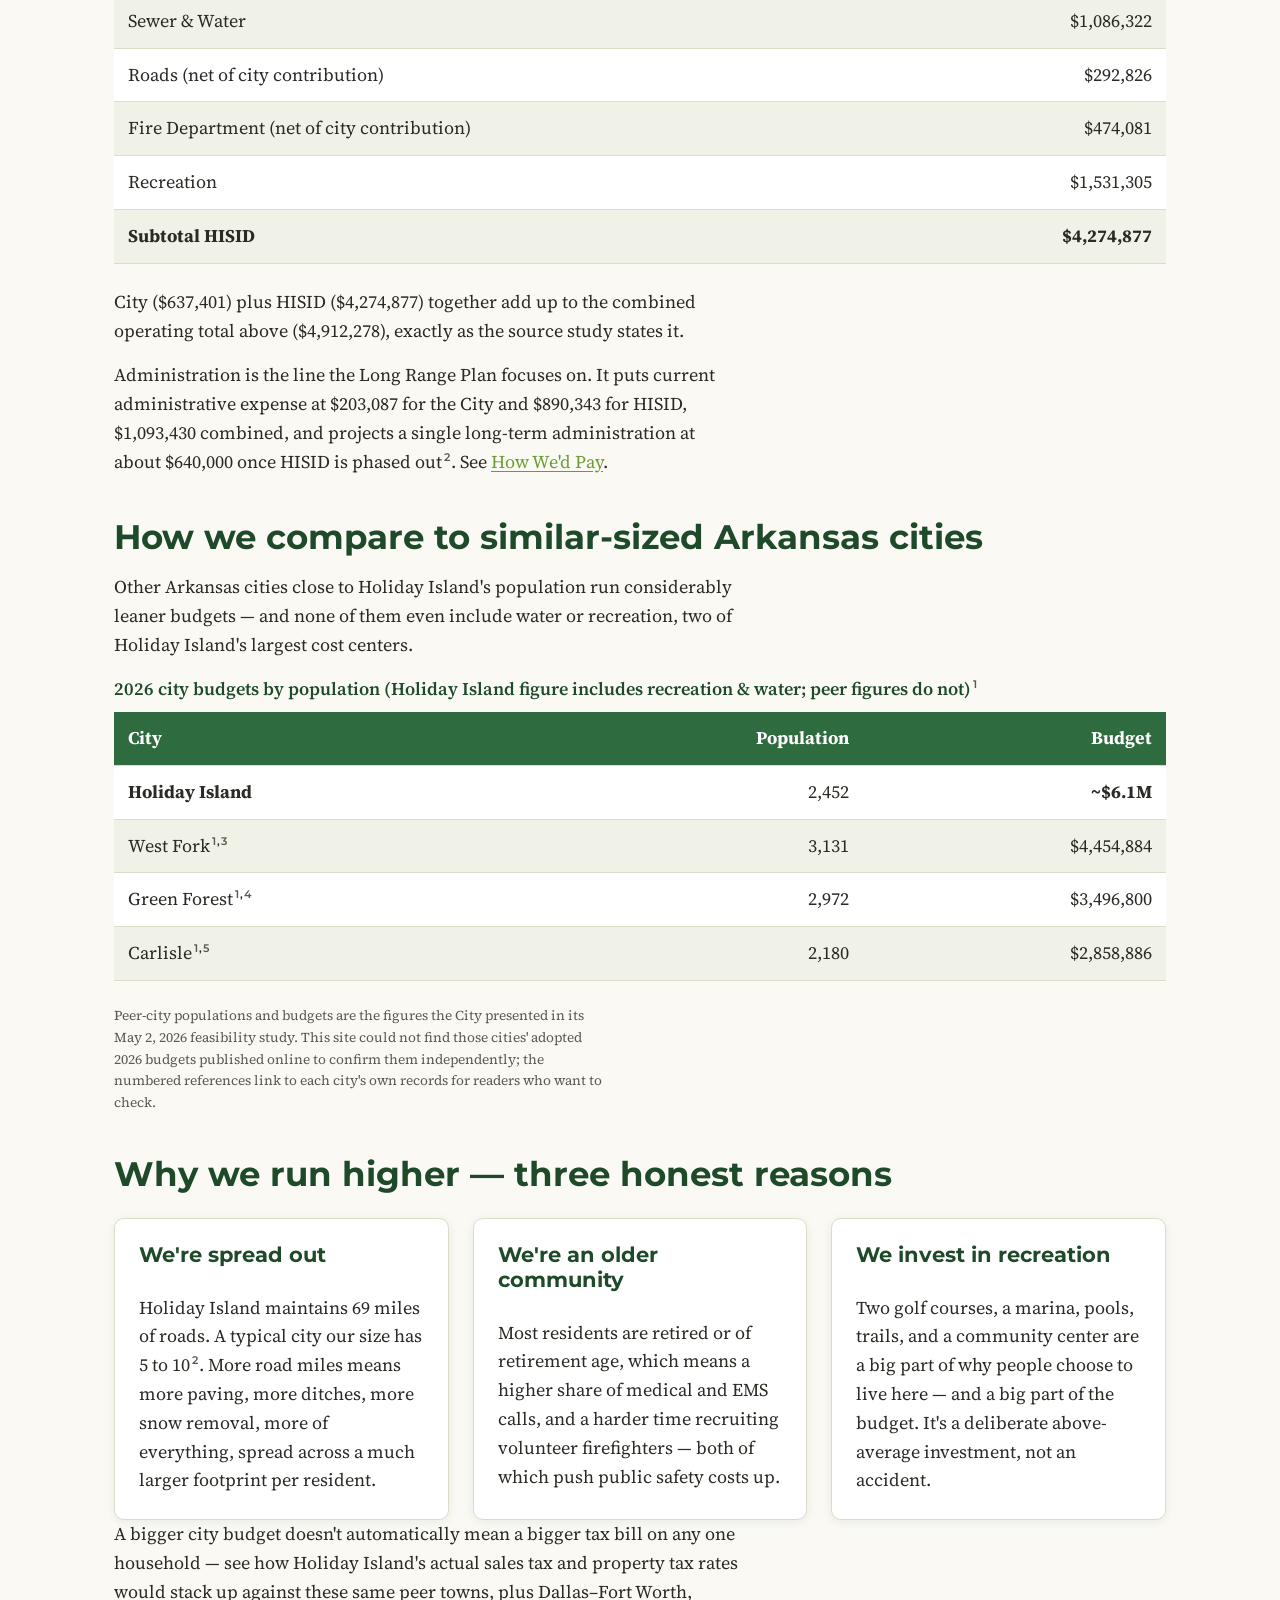
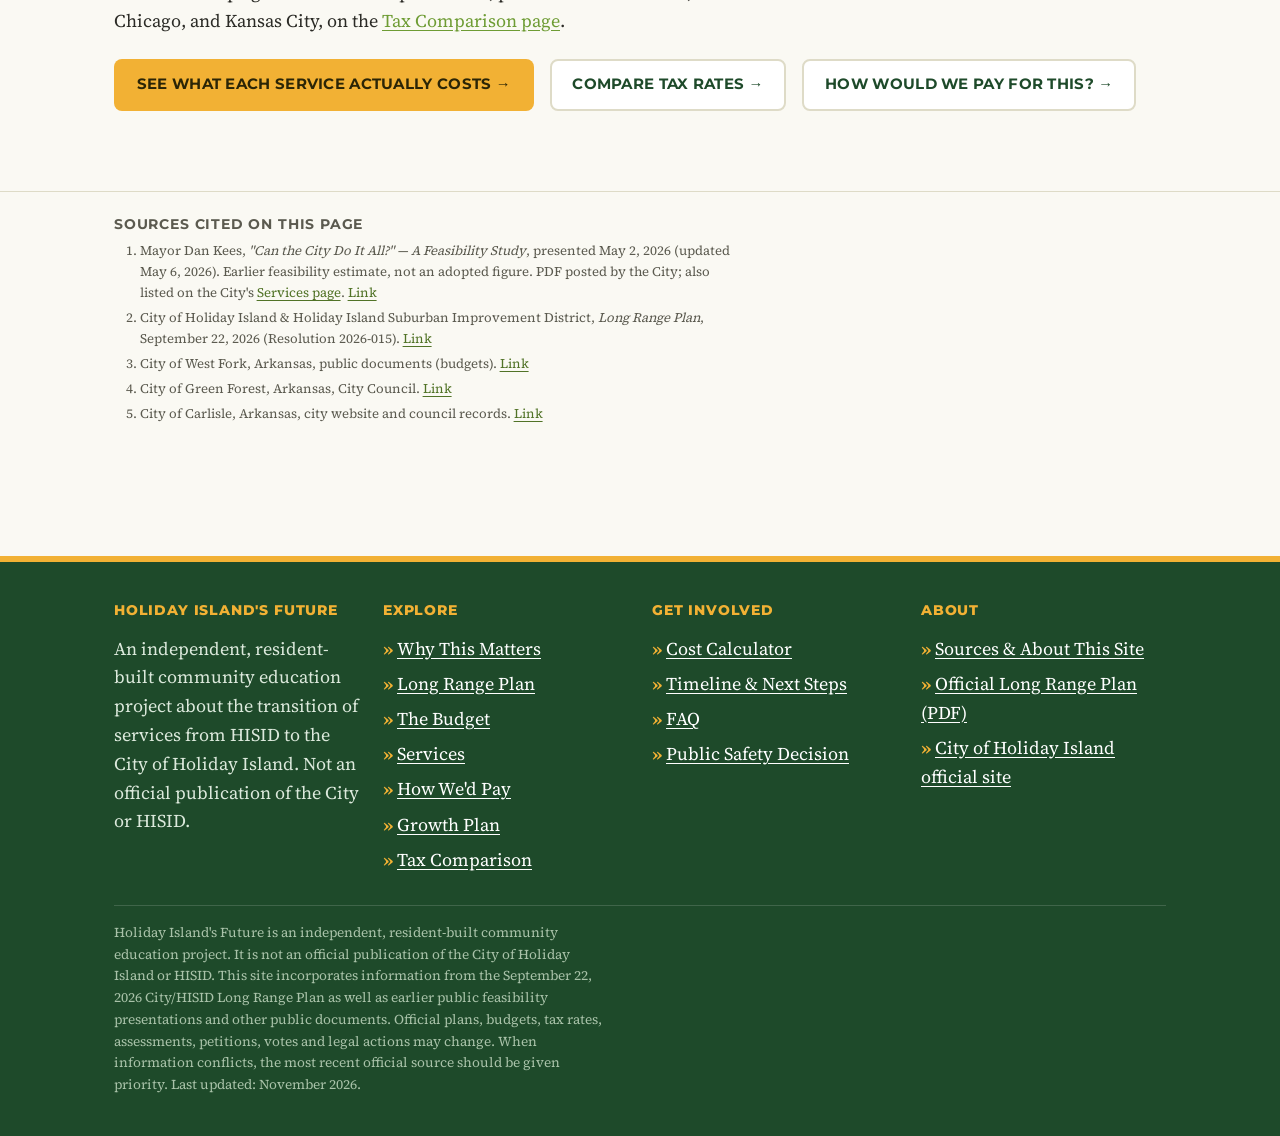
<file: budget-today.html>
<!DOCTYPE html>
<html lang="en">
<head>
<meta charset="UTF-8">
<meta name="viewport" content="width=device-width, initial-scale=1.0">
<title>The Budget Today — Holiday Island's Future</title>
<meta name="description" content="What Holiday Island and HISID currently spend combined, and how that compares to similar-sized Arkansas cities.">
<link rel="icon" href="favicon.svg" type="image/svg+xml">
<link rel="stylesheet" href="assets/css/base.css">
<link rel="stylesheet" href="assets/css/components.css">
</head>
<body>
<a class="skip-link" href="#main">Skip to main content</a>
<header class="site-header">
  <div class="container">
    <a class="site-brand" href="index.html">
      <svg width="34" height="34" viewBox="0 0 34 34" aria-hidden="true"><circle cx="17" cy="17" r="15" fill="#fff" stroke="#F2B134" stroke-width="2"/><circle cx="13" cy="12" r="5" fill="#F2B134" opacity="0.85"/><path d="M17 6.5 L22.5 17 L19.5 17 L24 25 L10 25 L14.5 17 L11.5 17 Z" fill="#2E6B3E"/></svg>
      <span>Holiday Island's Future<span class="tag">A community conversation</span></span>
    </a>
    <nav class="site-nav" aria-label="Main">
      <ul>
        <li><a href="index.html">Home</a></li>
        <li><a href="why-transition.html">Why This Matters</a></li>
        <li><a href="long-range-plan.html">Long Range Plan</a></li>
        <li><a href="budget-today.html" aria-current="page">The Budget</a></li>
        <li><a href="services.html">Services</a></li>
        <li><a href="public-safety.html">Public Safety</a></li>
        <li><a href="funding.html">How We'd Pay</a></li>
        <li><a href="growth-plan.html">Growth Plan</a></li>
        <li><a href="tax-comparison.html">Tax Comparison</a></li>
        <li><a href="calculator.html">Cost Calculator</a></li>
        <li><a href="timeline.html">Timeline</a></li>
        <li><a href="faq.html">FAQ</a></li>
        <li><a href="about-this-site.html">Sources &amp; About This Site</a></li>
      </ul>
    </nav>
  </div>
</header>
<script src="assets/js/mobile.js"></script>
<noscript><div class="noscript-note">JavaScript is off in your browser. Every page here still works — only the interactive Cost Calculator needs JavaScript to compute your results.</div></noscript>

<main id="main">
  <section class="section">
    <div class="container">
      <h1>Where the money goes today</h1>
      <p class="lede">Right now, two separate governments run Holiday Island side by side: the City, and HISID. Add them together, and this small lake town already spends more than most Arkansas cities its size.</p>

      <div class="stat-grid">
        <div class="stat-tile"><span class="value">$637,401</span><span class="label">City operating budget<sup class="cite" data-src="may"><a href="#ref-1" aria-label="Source 1">1</a></sup></span></div>
        <div class="stat-tile"><span class="value">$4,274,877</span><span class="label">HISID operating budget<sup class="cite" data-src="may"><a href="#ref-1" aria-label="Source 1">1</a></sup></span></div>
        <div class="stat-tile"><span class="value">$4,912,278</span><span class="label">Combined operating total<sup class="cite" data-src="may"><a href="#ref-1" aria-label="Source 1">1</a></sup></span></div>
        <div class="stat-tile"><span class="value">~$6.1M</span><span class="label">Combined total incl. capital improvements<sup class="cite" data-src="may"><a href="#ref-1" aria-label="Source 1">1</a></sup></span></div>
      </div>

      <p class="source-note">Source: 2026 budgets as presented in the May 2, 2026 feasibility study. This is the "before" picture. The September 2026 <a href="long-range-plan.html">Long Range Plan</a> describes how these responsibilities would move to the City in five phases, starting with roads in 2027.</p>

      <h2>What the City's $637,401 actually funds</h2>
      <div class="table-wrap">
        <table>
          <caption>City 2026 operating budget by department<sup class="cite" data-src="may"><a href="#ref-1" aria-label="Source 1">1</a></sup></caption>
          <thead><tr><th>Department</th><th class="num">2026 budget</th></tr></thead>
          <tbody>
            <tr><td>Administration</td><td class="num">$200,231</td></tr>
            <tr><td>Buildings &amp; Construction</td><td class="num">$23,209</td></tr>
            <tr><td>Code Enforcement / Animal Control</td><td class="num">$77,417</td></tr>
            <tr><td>District Court</td><td class="num">$9,550</td></tr>
            <tr><td>Planning &amp; Zoning</td><td class="num">$8,353</td></tr>
            <tr><td>Public Safety (sheriff contract share)</td><td class="num">$221,600</td></tr>
            <tr><td>Solid Waste</td><td class="num">$2,566</td></tr>
            <tr><td>Streets &amp; Roads</td><td class="num">$94,475</td></tr>
            <tr><th scope="row">Subtotal City</th><td class="num"><strong>$637,401</strong></td></tr>
          </tbody>
        </table>
      </div>

      <h2>What HISID's $4.27 million actually funds</h2>
      <div class="table-wrap">
        <table>
          <caption>HISID 2026 operating budget by department<sup class="cite" data-src="may"><a href="#ref-1" aria-label="Source 1">1</a></sup></caption>
          <thead><tr><th>Department</th><th class="num">2026 budget</th></tr></thead>
          <tbody>
            <tr><td>Administration</td><td class="num">$890,343</td></tr>
            <tr><td>Sewer &amp; Water</td><td class="num">$1,086,322</td></tr>
            <tr><td>Roads (net of city contribution)</td><td class="num">$292,826</td></tr>
            <tr><td>Fire Department (net of city contribution)</td><td class="num">$474,081</td></tr>
            <tr><td>Recreation</td><td class="num">$1,531,305</td></tr>
            <tr><th scope="row">Subtotal HISID</th><td class="num"><strong>$4,274,877</strong></td></tr>
          </tbody>
        </table>
      </div>
      <p>City ($637,401) plus HISID ($4,274,877) together add up to the combined operating total above ($4,912,278), exactly as the source study states it.</p>
      <p>Administration is the line the Long Range Plan focuses on. It puts current administrative expense at $203,087 for the City and $890,343 for HISID, $1,093,430 combined, and projects a single long-term administration at about $640,000 once HISID is phased out<sup class="cite" data-src="lrp"><a href="#ref-2" aria-label="Source 2">2</a></sup>. See <a href="funding.html">How We'd Pay</a>.</p>

      <h2>How we compare to similar-sized Arkansas cities</h2>
      <p>Other Arkansas cities close to Holiday Island's population run considerably leaner budgets — and none of them even include water or recreation, two of Holiday Island's largest cost centers.</p>
      <div class="table-wrap">
        <table>
          <caption>2026 city budgets by population (Holiday Island figure includes recreation &amp; water; peer figures do not)<sup class="cite" data-src="may"><a href="#ref-1" aria-label="Source 1">1</a></sup></caption>
          <thead><tr><th>City</th><th class="num">Population</th><th class="num">Budget</th></tr></thead>
          <tbody>
            <tr><td><strong>Holiday Island</strong></td><td class="num">2,452</td><td class="num"><strong>~$6.1M</strong></td></tr>
            <tr><td>West Fork<sup class="cite" data-src="may westfork"><a href="#ref-1" aria-label="Source 1">1</a>,<a href="#ref-3" aria-label="Source 3">3</a></sup></td><td class="num">3,131</td><td class="num">$4,454,884</td></tr>
            <tr><td>Green Forest<sup class="cite" data-src="may greenforest"><a href="#ref-1" aria-label="Source 1">1</a>,<a href="#ref-4" aria-label="Source 4">4</a></sup></td><td class="num">2,972</td><td class="num">$3,496,800</td></tr>
            <tr><td>Carlisle<sup class="cite" data-src="may carlisle"><a href="#ref-1" aria-label="Source 1">1</a>,<a href="#ref-5" aria-label="Source 5">5</a></sup></td><td class="num">2,180</td><td class="num">$2,858,886</td></tr>
          </tbody>
        </table>
      </div>
      <p class="source-note">Peer-city populations and budgets are the figures the City presented in its May 2, 2026 feasibility study. This site could not find those cities' adopted 2026 budgets published online to confirm them independently; the numbered references link to each city's own records for readers who want to check.</p>

      <h2>Why we run higher — three honest reasons</h2>
      <div class="card-grid">
        <div class="card">
          <h3>We're spread out</h3>
          <p>Holiday Island maintains 69 miles of roads. A typical city our size has 5 to 10<sup class="cite" data-src="lrp"><a href="#ref-2" aria-label="Source 2">2</a></sup>. More road miles means more paving, more ditches, more snow removal, more of everything, spread across a much larger footprint per resident.</p>
        </div>
        <div class="card">
          <h3>We're an older community</h3>
          <p>Most residents are retired or of retirement age, which means a higher share of medical and EMS calls, and a harder time recruiting volunteer firefighters — both of which push public safety costs up.</p>
        </div>
        <div class="card">
          <h3>We invest in recreation</h3>
          <p>Two golf courses, a marina, pools, trails, and a community center are a big part of why people choose to live here — and a big part of the budget. It's a deliberate above-average investment, not an accident.</p>
        </div>
      </div>

      <p>A bigger city budget doesn't automatically mean a bigger tax bill on any one household — see how Holiday Island's actual sales tax and property tax rates would stack up against these same peer towns, plus Dallas–Fort Worth, Chicago, and Kansas City, on the <a href="tax-comparison.html">Tax Comparison page</a>.</p>

      <div class="hero-actions">
        <a class="btn btn-primary" href="services.html">See what each service actually costs →</a>
        <a class="btn btn-quiet" href="tax-comparison.html">Compare tax rates →</a>
        <a class="btn btn-quiet" href="funding.html">How would we pay for this? →</a>
      </div>
    </div>
  </section>
  <!-- refs:start -->
  <section class="references" id="references" aria-labelledby="references-heading">
    <div class="container">
      <h2 id="references-heading">Sources cited on this page</h2>
      <ol>
        <li id="ref-1">Mayor Dan Kees, <em>"Can the City Do It All?" — A Feasibility Study</em>, presented May 2, 2026 (updated May 6, 2026). Earlier feasibility estimate, not an adopted figure. PDF posted by the City; also listed on the City's <a href="https://www.cityofholidayisland.com/services-1" target="_blank" rel="noopener">Services page</a>. <a href="https://drive.google.com/file/d/1cW_t89j97DmD1tYG5C-fjrrJwmnLW6jU/view" target="_blank" rel="noopener">Link</a></li>
        <li id="ref-2">City of Holiday Island &amp; Holiday Island Suburban Improvement District, <em>Long Range Plan</em>, September 22, 2026 (Resolution 2026-015). <a href="https://drive.google.com/file/d/1ul3-1l40UpRCqN19zxTP7dAHxp4odrPl/view" target="_blank" rel="noopener">Link</a></li>
        <li id="ref-3">City of West Fork, Arkansas, public documents (budgets). <a href="https://www.westforkar.gov/page/public-documents" target="_blank" rel="noopener">Link</a></li>
        <li id="ref-4">City of Green Forest, Arkansas, City Council. <a href="https://www.greenforestar.net/page/city-council" target="_blank" rel="noopener">Link</a></li>
        <li id="ref-5">City of Carlisle, Arkansas, city website and council records. <a href="https://www.carlislear.gov/" target="_blank" rel="noopener">Link</a></li>
      </ol>
    </div>
  </section>
  <!-- refs:end -->
</main>

<footer class="site-footer">
  <div class="container">
    <div class="footer-grid">
      <div>
        <h4>Holiday Island's Future</h4>
        <p>An independent, resident-built community education project about the transition of services from HISID to the City of Holiday Island. Not an official publication of the City or HISID.</p>
      </div>
      <div>
        <h4>Explore</h4>
        <ul>
          <li><a href="why-transition.html">Why This Matters</a></li>
          <li><a href="long-range-plan.html">Long Range Plan</a></li>
          <li><a href="budget-today.html">The Budget</a></li>
          <li><a href="services.html">Services</a></li>
          <li><a href="funding.html">How We'd Pay</a></li>
          <li><a href="growth-plan.html">Growth Plan</a></li>
          <li><a href="tax-comparison.html">Tax Comparison</a></li>
        </ul>
      </div>
      <div>
        <h4>Get Involved</h4>
        <ul>
          <li><a href="calculator.html">Cost Calculator</a></li>
          <li><a href="timeline.html">Timeline &amp; Next Steps</a></li>
          <li><a href="faq.html">FAQ</a></li>
          <li><a href="public-safety.html">Public Safety Decision</a></li>
        </ul>
      </div>
      <div>
        <h4>About</h4>
        <ul>
          <li><a href="about-this-site.html">Sources &amp; About This Site</a></li>
          <li><a href="https://drive.google.com/file/d/1ul3-1l40UpRCqN19zxTP7dAHxp4odrPl/view" target="_blank" rel="noopener">Official Long Range Plan (PDF)</a></li>
          <li><a href="https://www.cityofholidayisland.com" target="_blank" rel="noopener">City of Holiday Island official site</a></li>
        </ul>
      </div>
    </div>
    <div class="footer-bottom">
      <p>Holiday Island's Future is an independent, resident-built community education project. It is not an official publication of the City of Holiday Island or HISID. This site incorporates information from the September 22, 2026 City/HISID Long Range Plan as well as earlier public feasibility presentations and other public documents. Official plans, budgets, tax rates, assessments, petitions, votes and legal actions may change. When information conflicts, the most recent official source should be given priority. Last updated: November 2026.</p>
    </div>
  </div>
</footer>
</body>
</html>
</file>
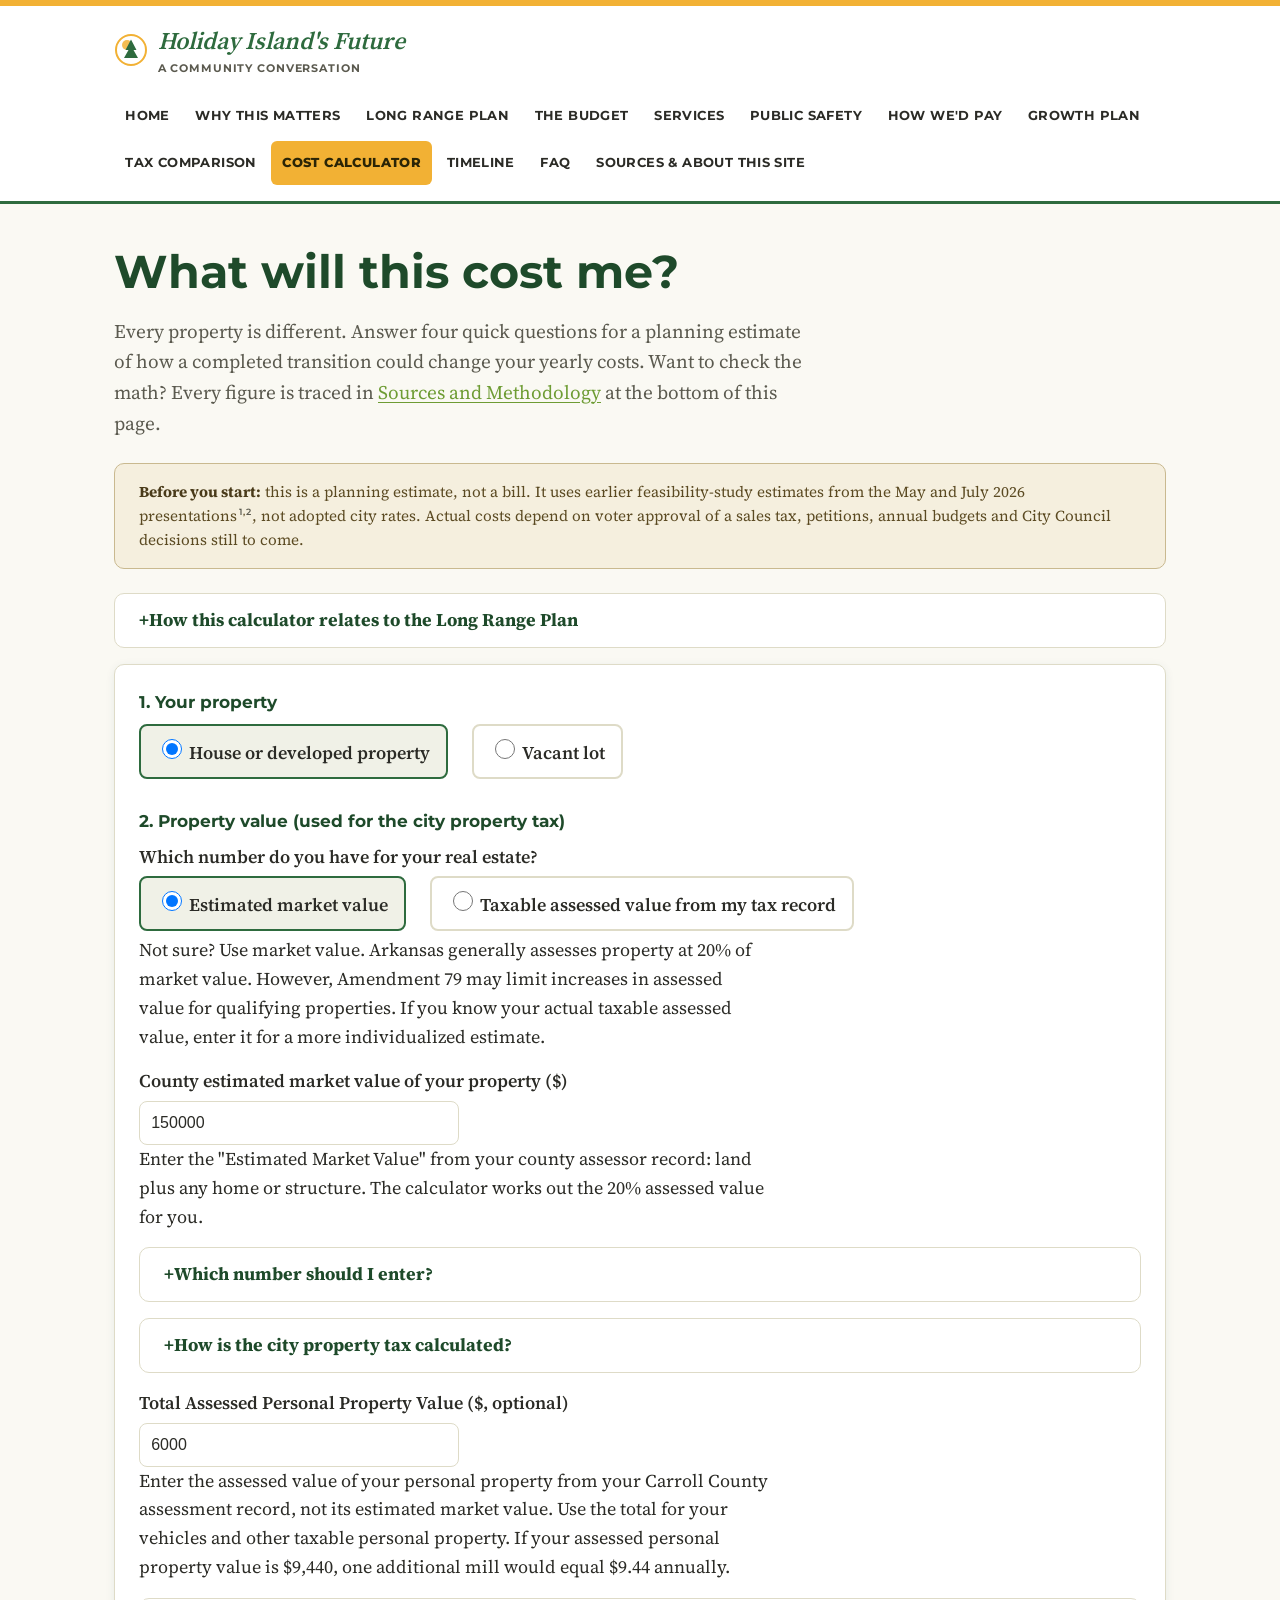
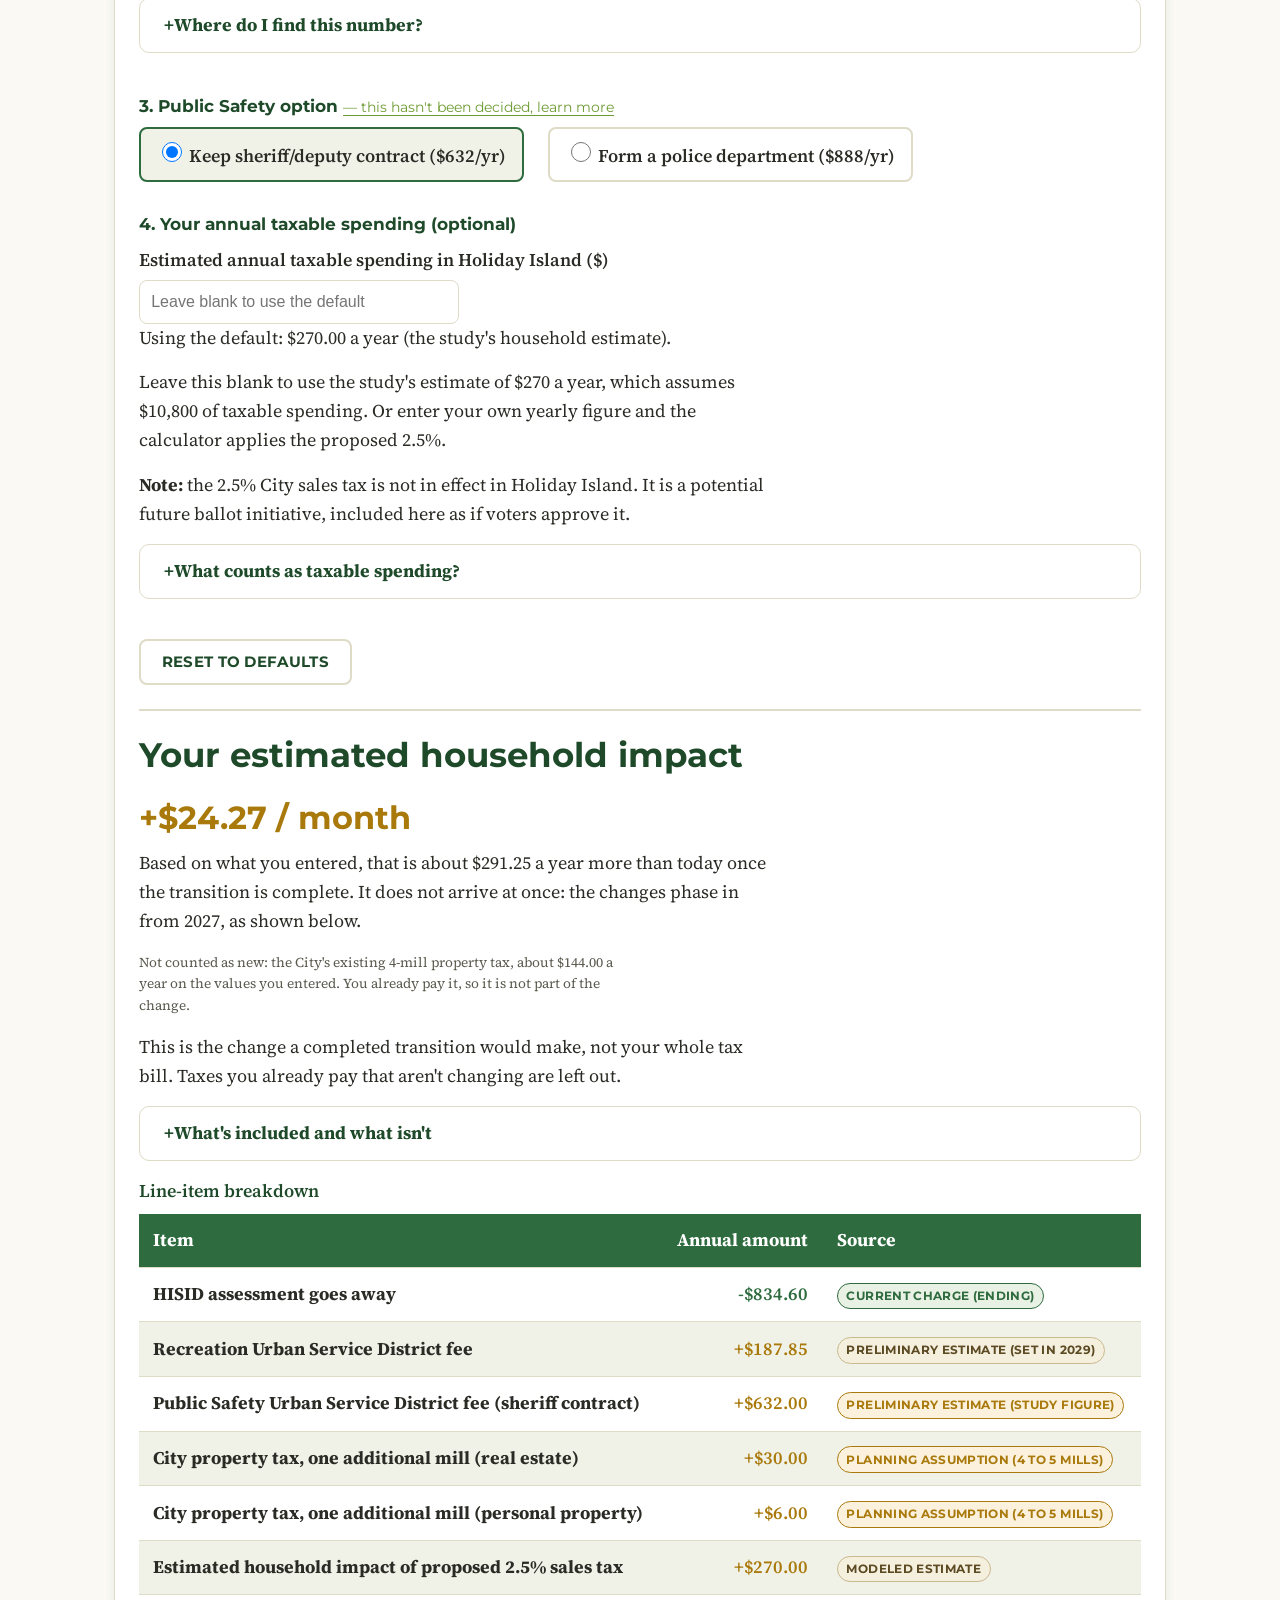
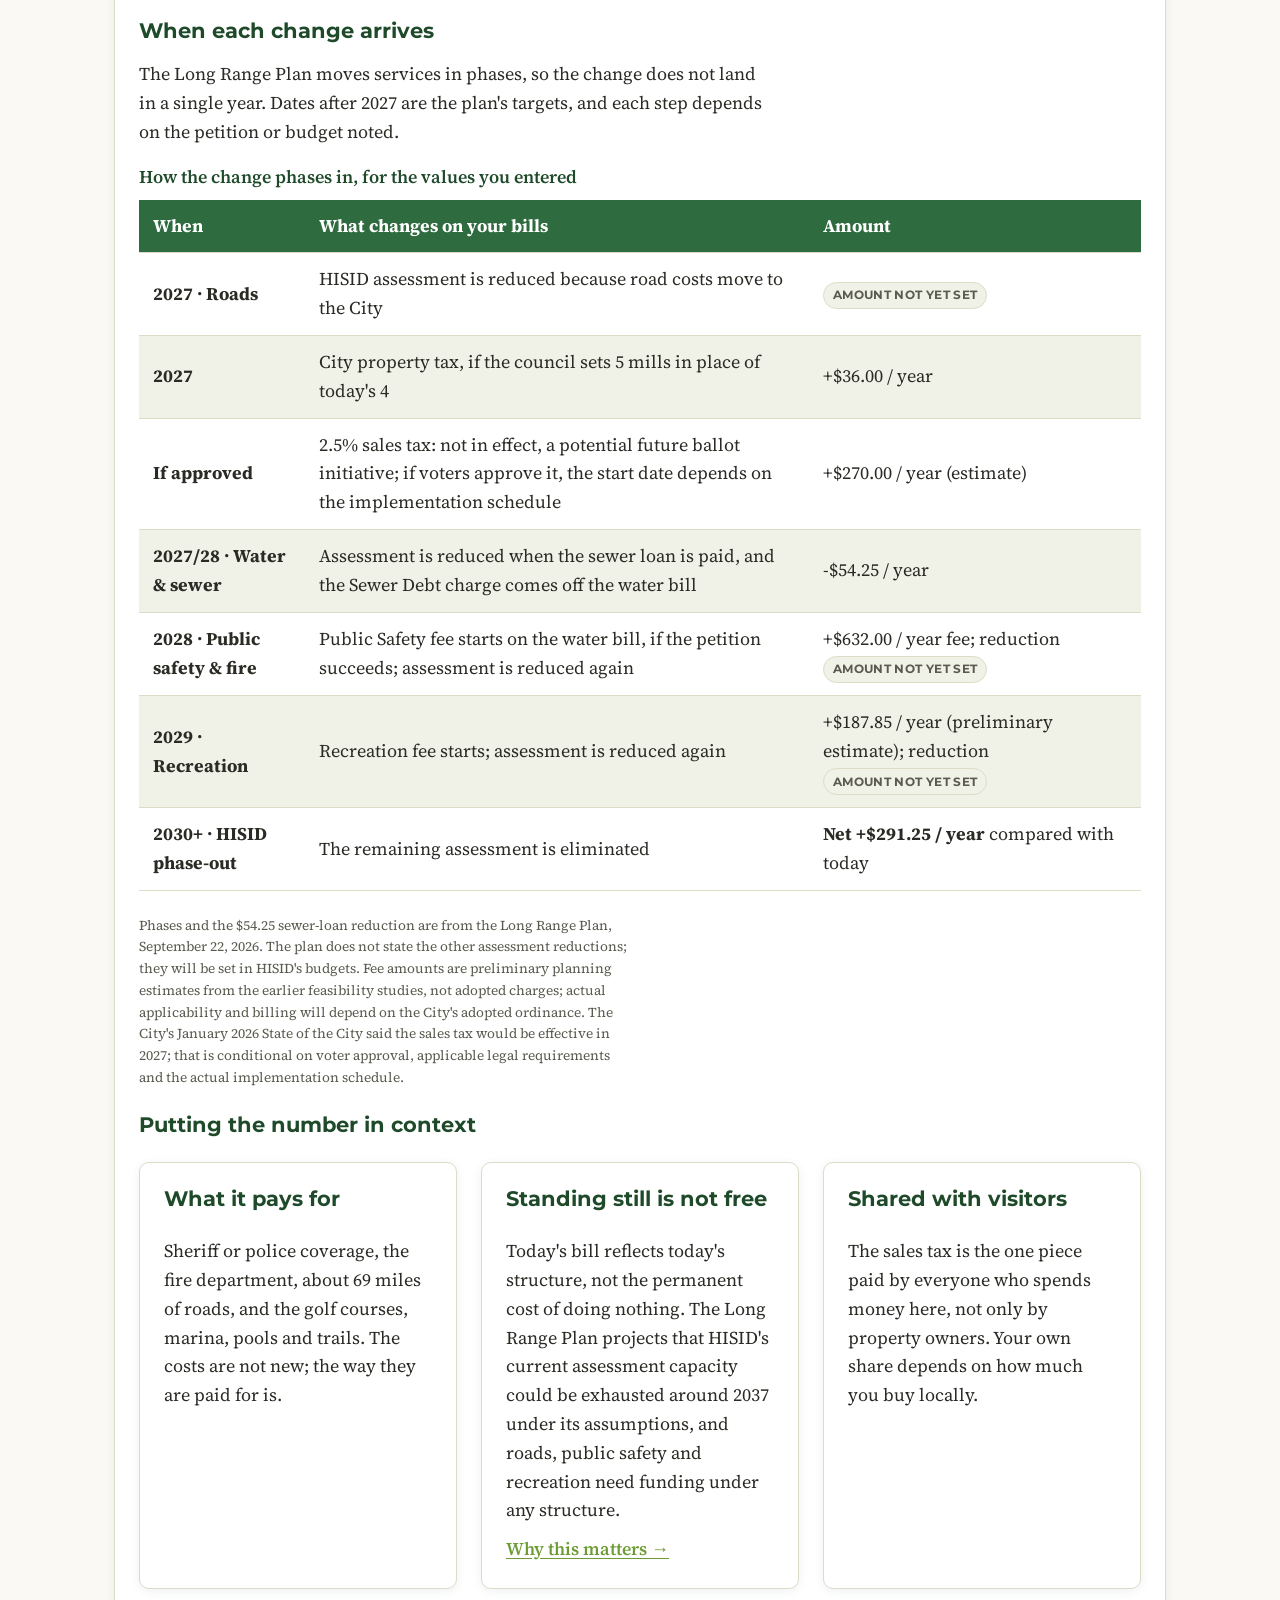
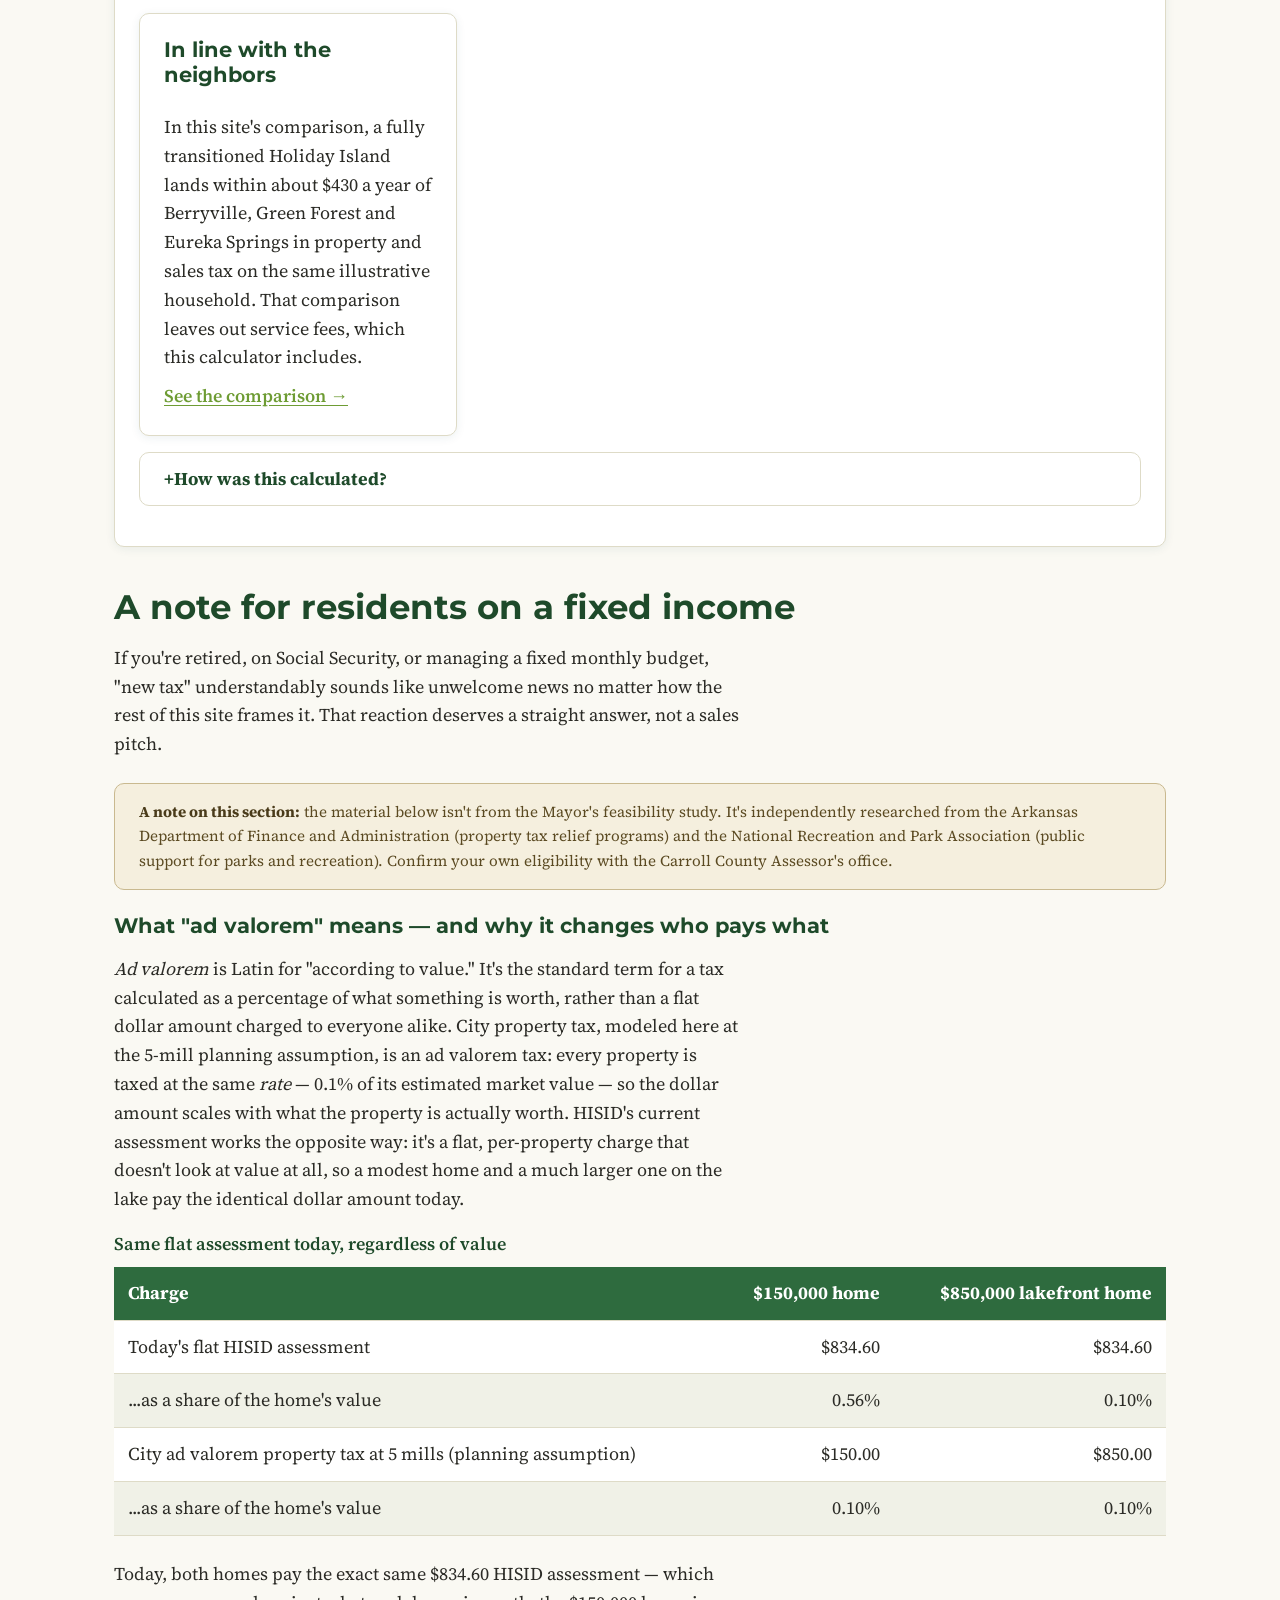
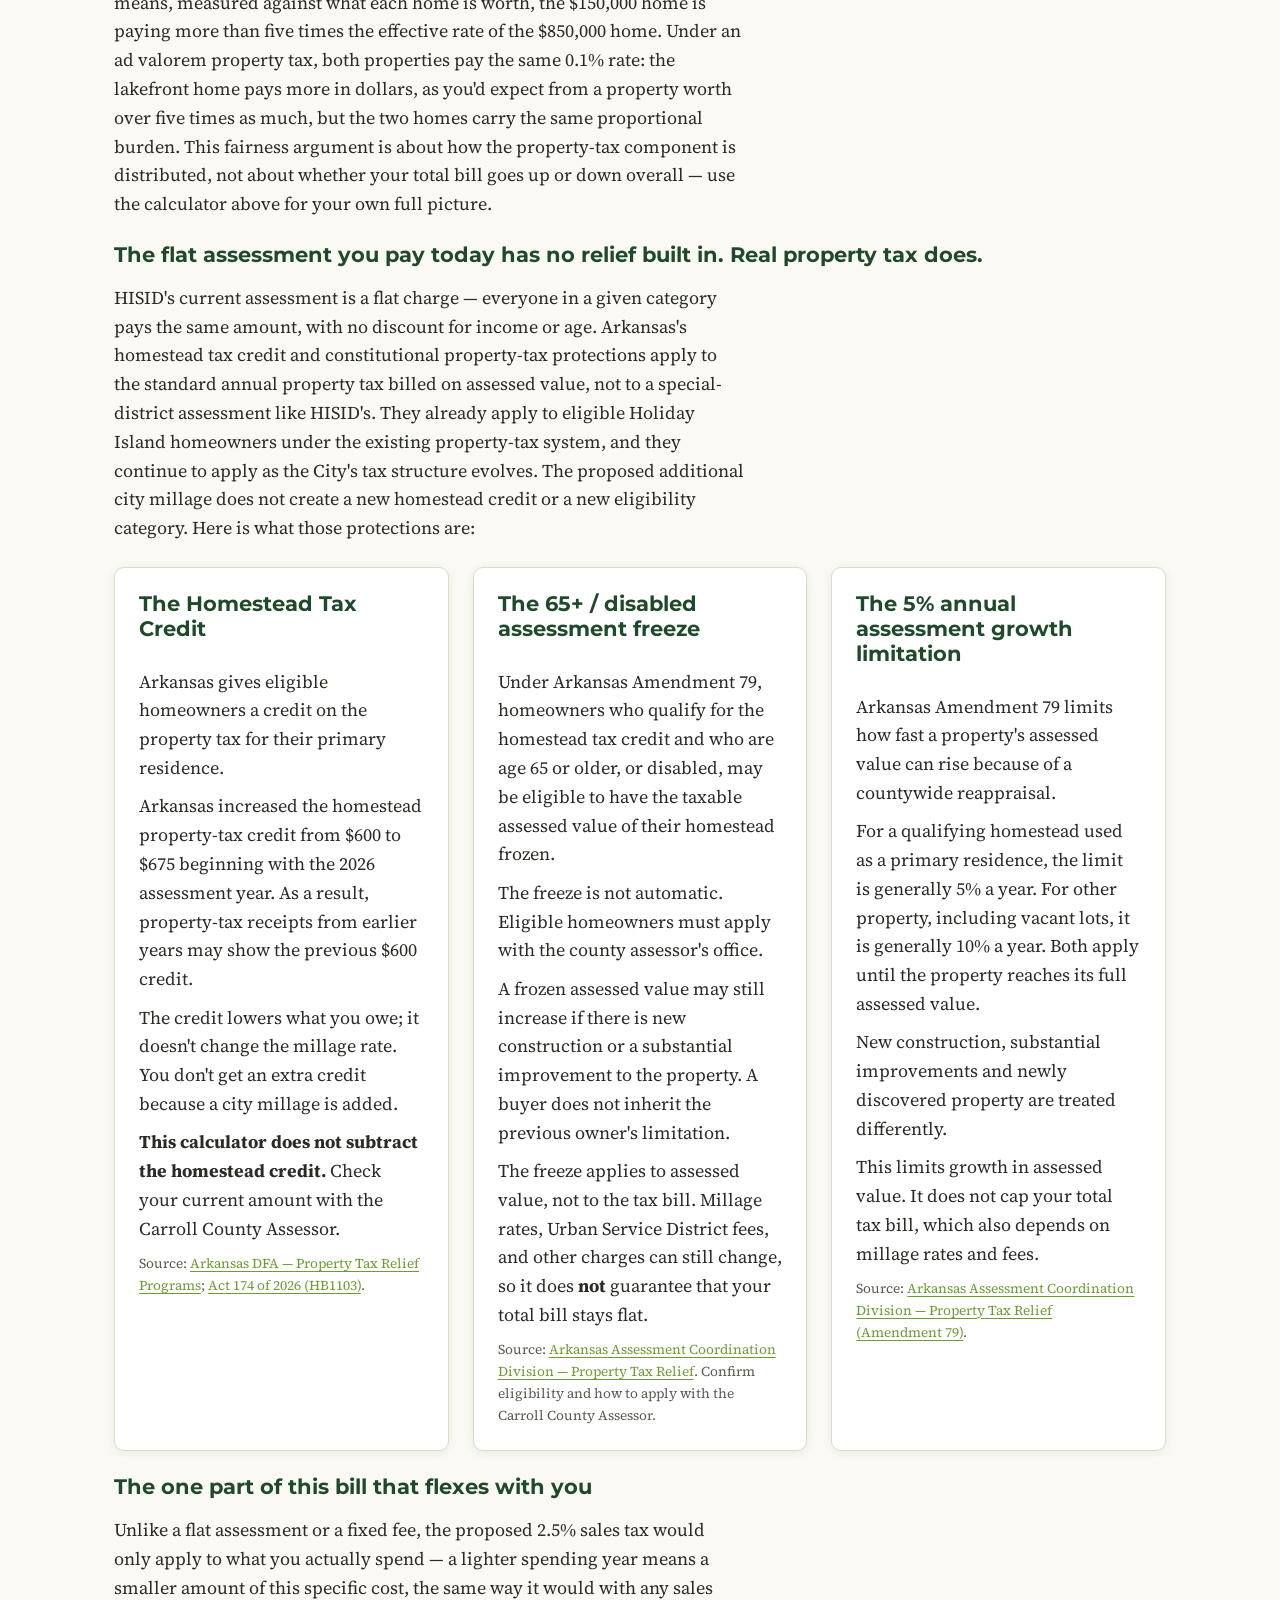
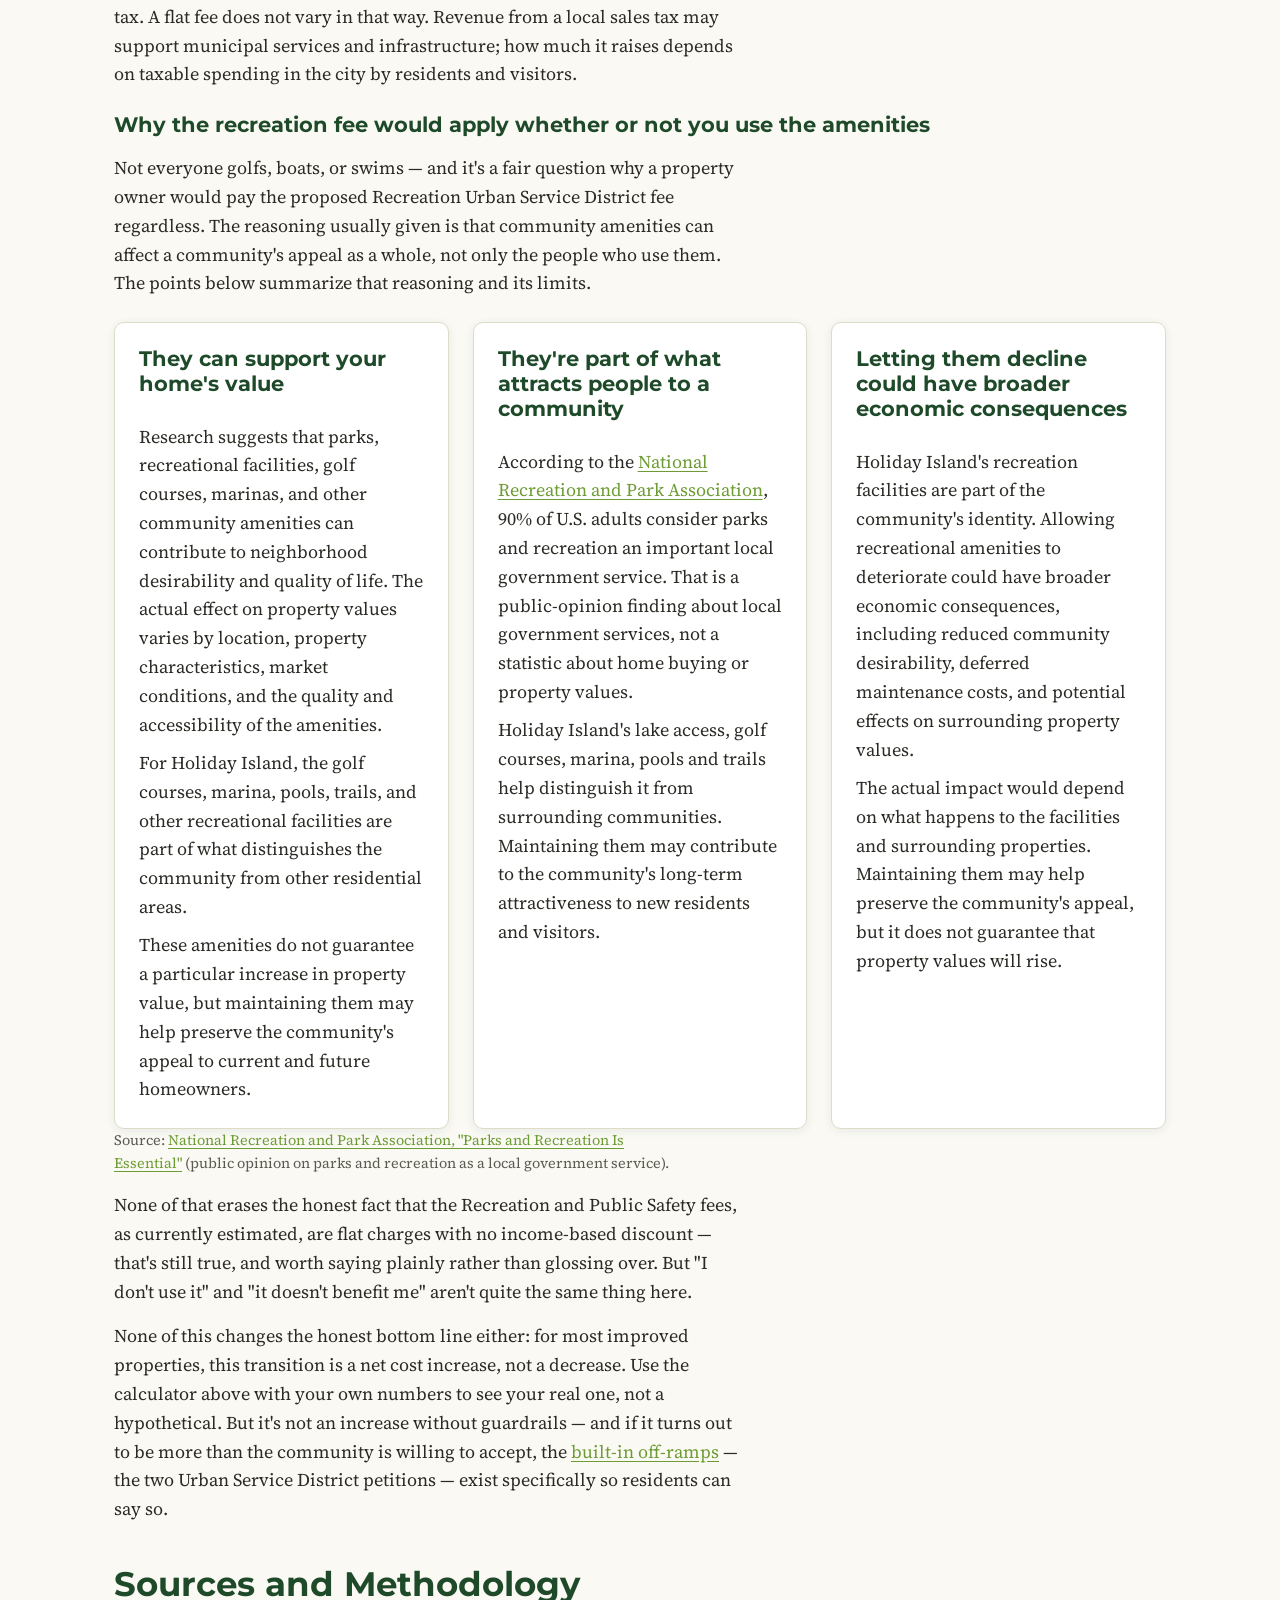
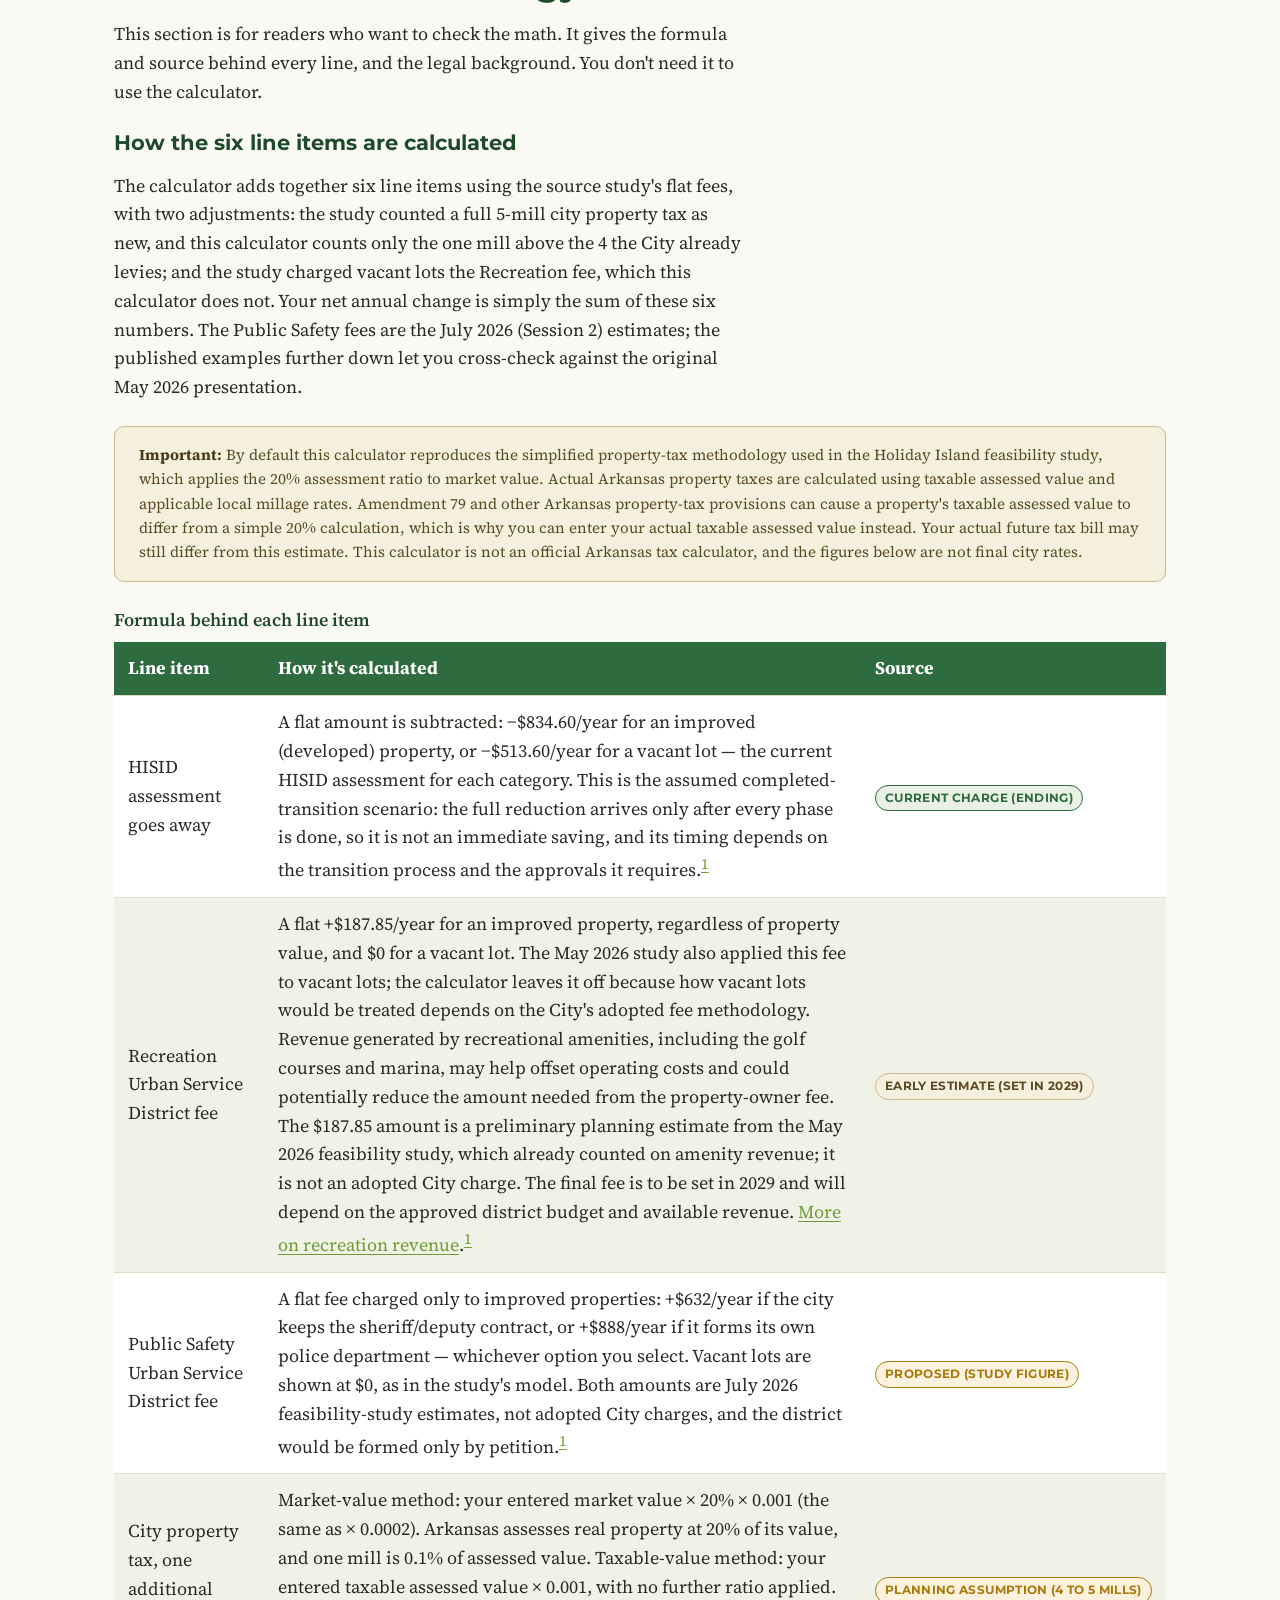
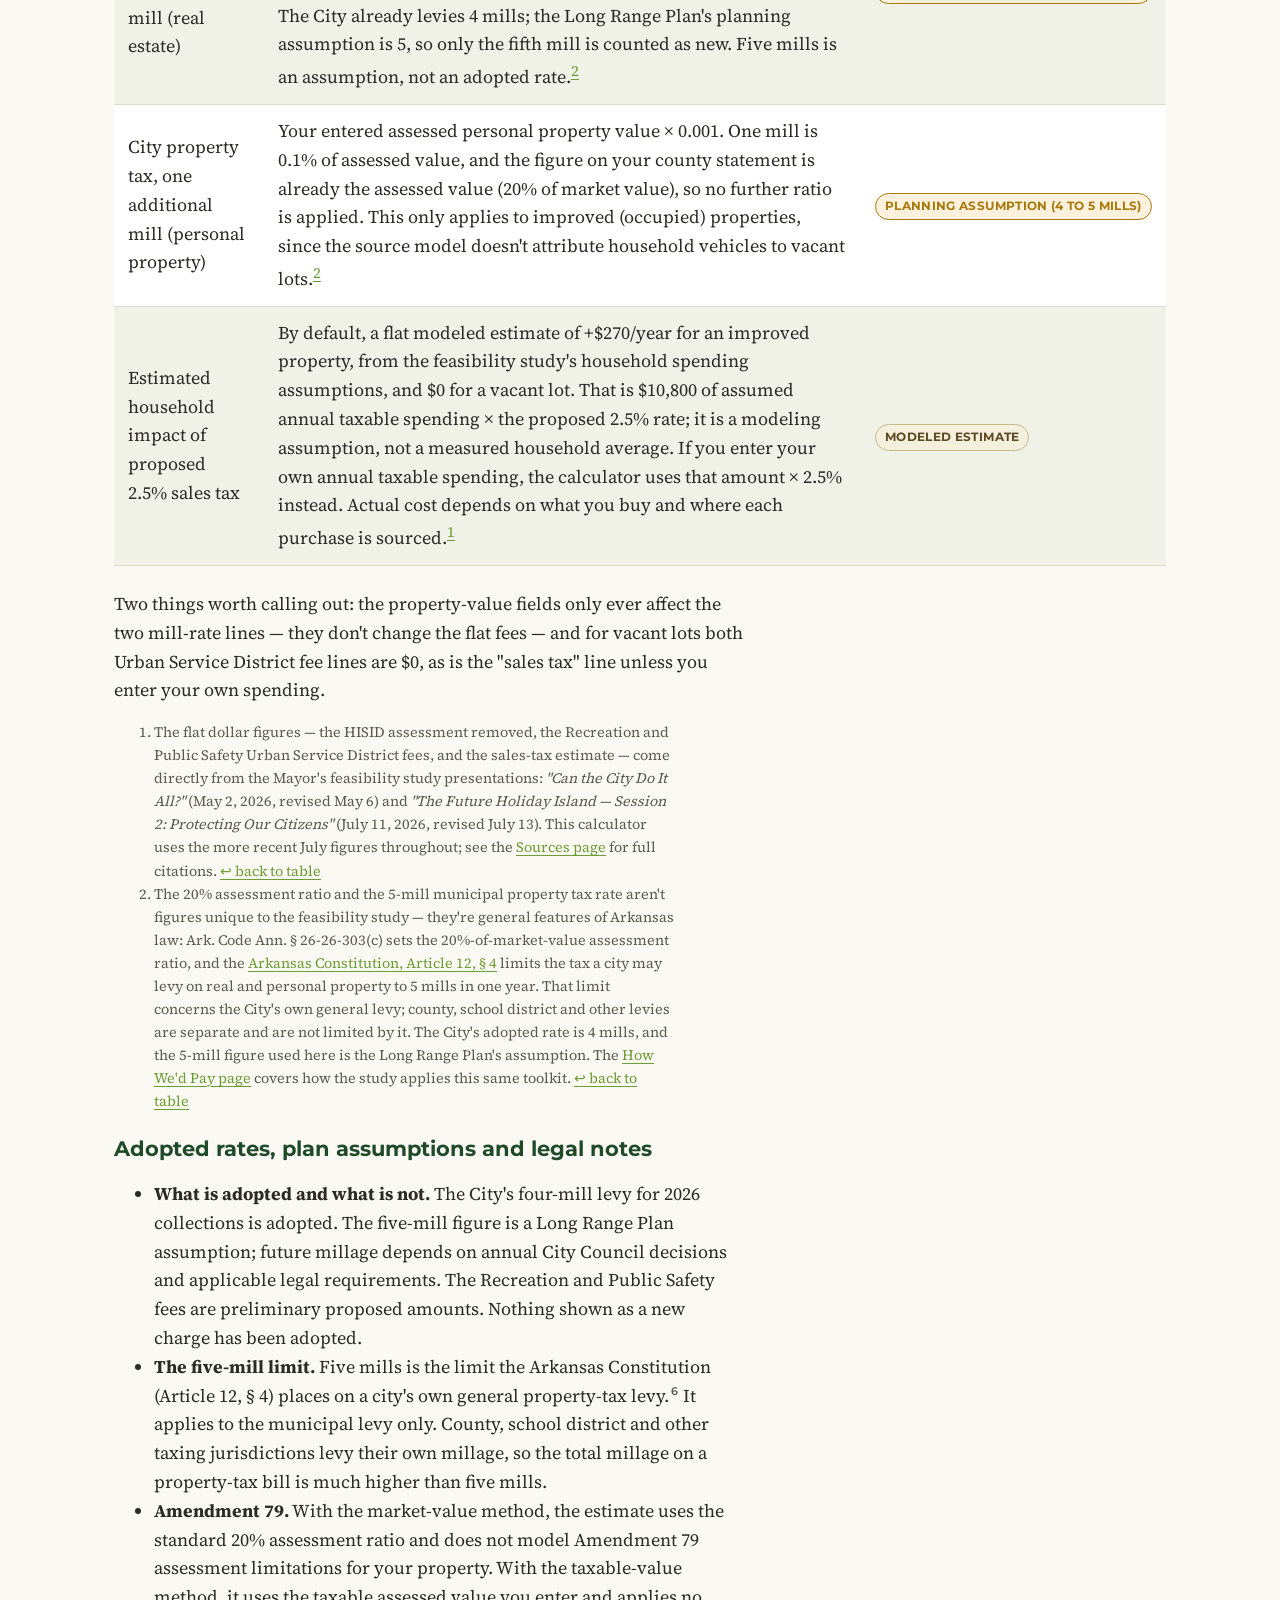
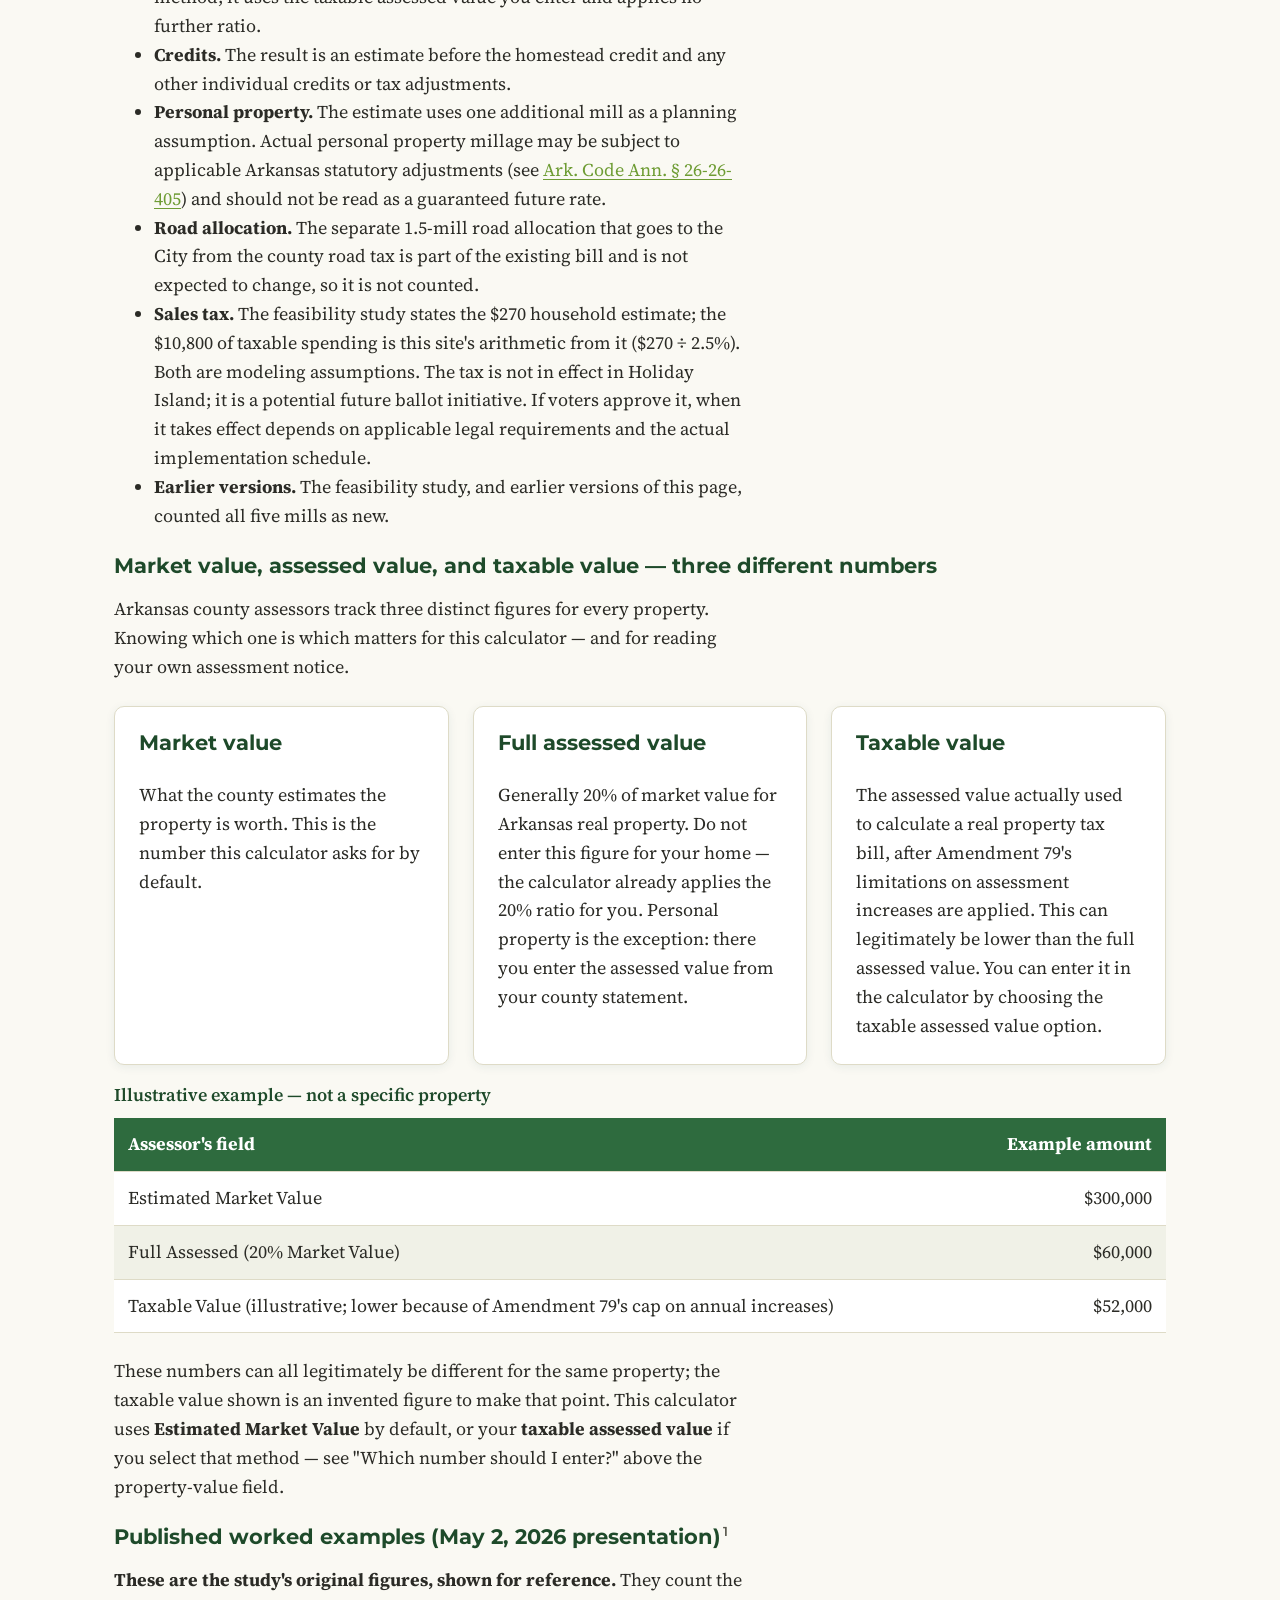
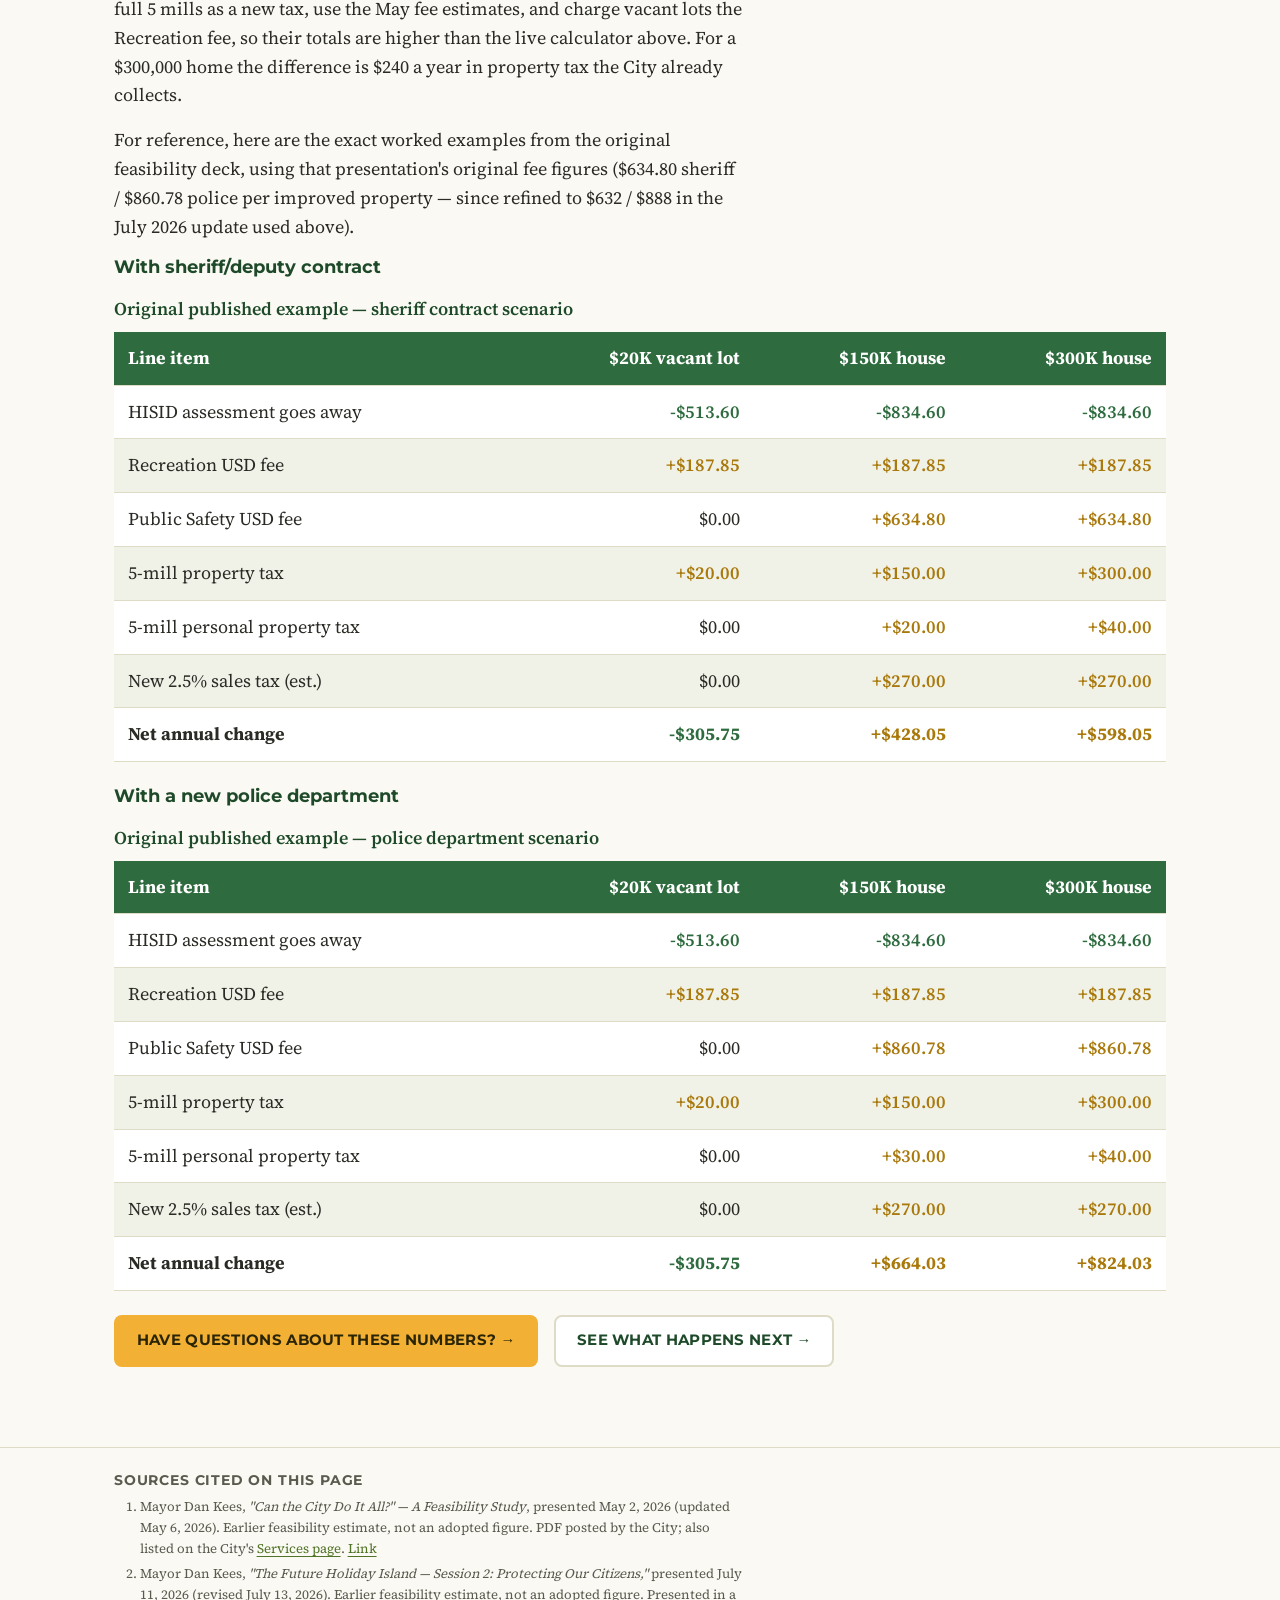
<file: calculator.html>
<!DOCTYPE html>
<html lang="en">
<head>
<meta charset="UTF-8">
<meta name="viewport" content="width=device-width, initial-scale=1.0">
<title>What Will This Cost Me? — Holiday Island's Future</title>
<meta name="description" content="An interactive calculator estimating how a full HISID-to-City transition could change your annual costs, based on the earlier feasibility-study figures.">
<link rel="icon" href="favicon.svg" type="image/svg+xml">
<link rel="stylesheet" href="assets/css/base.css">
<link rel="stylesheet" href="assets/css/components.css">
</head>
<body>
<a class="skip-link" href="#main">Skip to main content</a>
<header class="site-header">
  <div class="container">
    <a class="site-brand" href="index.html">
      <svg width="34" height="34" viewBox="0 0 34 34" aria-hidden="true"><circle cx="17" cy="17" r="15" fill="#fff" stroke="#F2B134" stroke-width="2"/><circle cx="13" cy="12" r="5" fill="#F2B134" opacity="0.85"/><path d="M17 6.5 L22.5 17 L19.5 17 L24 25 L10 25 L14.5 17 L11.5 17 Z" fill="#2E6B3E"/></svg>
      <span>Holiday Island's Future<span class="tag">A community conversation</span></span>
    </a>
    <nav class="site-nav" aria-label="Main">
      <ul>
        <li><a href="index.html">Home</a></li>
        <li><a href="why-transition.html">Why This Matters</a></li>
        <li><a href="long-range-plan.html">Long Range Plan</a></li>
        <li><a href="budget-today.html">The Budget</a></li>
        <li><a href="services.html">Services</a></li>
        <li><a href="public-safety.html">Public Safety</a></li>
        <li><a href="funding.html">How We'd Pay</a></li>
        <li><a href="growth-plan.html">Growth Plan</a></li>
        <li><a href="tax-comparison.html">Tax Comparison</a></li>
        <li><a href="calculator.html" aria-current="page">Cost Calculator</a></li>
        <li><a href="timeline.html">Timeline</a></li>
        <li><a href="faq.html">FAQ</a></li>
        <li><a href="about-this-site.html">Sources &amp; About This Site</a></li>
      </ul>
    </nav>
  </div>
</header>
<script src="assets/js/mobile.js"></script>
<noscript><div class="noscript-note">JavaScript is off in your browser. This calculator needs JavaScript to compute results — every other page on this site works without it. See the published worked examples further down this page for reference figures in the meantime.</div></noscript>

<main id="main">
  <section class="section">
    <div class="container">
      <h1>What will this cost me?</h1>
      <p class="lede">Every property is different. Answer four quick questions for a planning estimate of how a completed transition could change your yearly costs. Want to check the math? Every figure is traced in <a href="#methodology">Sources and Methodology</a> at the bottom of this page.</p>

      <div class="disclaimer">
        <strong>Before you start:</strong> this is a planning estimate, not a bill. It uses earlier feasibility-study estimates from the May and July 2026 presentations<sup class="cite" data-src="may july"><a href="#ref-1" aria-label="Source 1">1</a>,<a href="#ref-2" aria-label="Source 2">2</a></sup>, not adopted city rates. Actual costs depend on voter approval of a sales tax, petitions, annual budgets and City Council decisions still to come.
      </div>

      <details class="help-details">
        <summary>How this calculator relates to the Long Range Plan</summary>
        <p><strong>It shows the end result, not the path.</strong> The calculator compares today with a completed transition. The changes would arrive in phases from 2027 on, and the "When each change arrives" table in your results shows how. See the <a href="long-range-plan.html#assessment">assessment diagram</a>.</p>
        <p><strong>City property tax: 4 mills today, 5 assumed.</strong> The City levies 4 mills now.<sup class="cite" data-src="sotc lrp millrpt"><a href="#ref-3" aria-label="Source 3">3</a>,<a href="#ref-4" aria-label="Source 4">4</a>,<a href="#ref-5" aria-label="Source 5">5</a></sup> The Long Range Plan's projections assume 5. That is an assumption, not an adopted rate, so the calculator counts only the one extra mill as new. The City Council sets the rate each year.</p>
        <p><strong>The two fees are preliminary planning estimates.</strong> They are not adopted charges. Which properties would pay them, and how they would be billed, will depend on the City's adopted ordinance; see <a href="faq.html#usd-fees">how these fees are calculated and collected</a>. The calculator applies neither fee to vacant lots. The Public Safety fee ($632 or $888 a year) is from the July 2026 study. The Long Range Plan gives $600 to $672 a year for the sheriff option<sup class="cite" data-src="lrp july"><a href="#ref-4" aria-label="Source 4">4</a>,<a href="#ref-2" aria-label="Source 2">2</a></sup> and no figure for a police department. The Recreation fee ($187.85) is from the May 2026 study; the plan says that fee will be set in 2029.<sup class="cite" data-src="lrp"><a href="#ref-4" aria-label="Source 4">4</a></sup></p>
        <p><strong>The 2.5% sales tax is not in effect.</strong> It is not in effect in Holiday Island; it is a potential future ballot initiative. The calculator includes it as if voters approve it.</p>
        <p>The full detail is in <a href="#methodology">Sources and Methodology</a>.</p>
      </details>

      <div class="calc">
        <form id="impact-form">
          <fieldset>
            <legend>1. Your property</legend>
            <div class="radio-row">
              <label class="radio-option"><input type="radio" name="property-type" value="improved" checked> House or developed property</label>
              <label class="radio-option"><input type="radio" name="property-type" value="unimproved"> Vacant lot</label>
            </div>
          </fieldset>

          <fieldset>
            <legend>2. Property value (used for the city property tax)</legend>
            <div class="field">
              <p style="font-weight:600; margin-bottom:0.3rem;" id="value-method-label">Which number do you have for your real estate?</p>
              <div class="radio-row" role="radiogroup" aria-labelledby="value-method-label">
                <label class="radio-option"><input type="radio" name="value-method" value="market" checked> Estimated market value</label>
                <label class="radio-option"><input type="radio" name="value-method" value="taxable"> Taxable assessed value from my tax record</label>
              </div>
              <p>Not sure? Use market value. Arkansas generally assesses property at 20% of market value. However, Amendment 79 may limit increases in assessed value for qualifying properties. If you know your actual taxable assessed value, enter it for a more individualized estimate.</p>
            </div>
            <div class="field" id="taxable-value-field" hidden>
              <label for="taxable-value">Actual Taxable Assessed Value (from your Carroll County property-tax record) ($)</label>
              <input type="number" id="taxable-value" min="0" step="100" inputmode="numeric">
              <p>Look for "Taxable Value" on your Carroll County property-tax record and enter it as shown. The calculator does not apply the 20% again.</p>
            </div>
            <div class="field" id="home-value-field">
              <label for="home-value">County estimated market value of your property ($)</label>
              <input type="number" id="home-value" min="0" step="1000" value="150000" inputmode="numeric">
              <p>Enter the "Estimated Market Value" from your county assessor record: land plus any home or structure. The calculator works out the 20% assessed value for you.</p>
            </div>
            <details class="help-details">
              <summary>Which number should I enter?</summary>
              <p>Your county record may show three different values for the same property. Here is a made-up example:</p>
              <div class="table-wrap">
                <table>
                  <caption>Which value goes with which option</caption>
                  <thead><tr><th>Assessor's field</th><th class="num">Example amount</th></tr></thead>
                  <tbody>
                    <tr><td>Estimated Market Value <strong>← market value option</strong></td><td class="num">$300,000</td></tr>
                    <tr><td>Full Assessed Value (20% of market value) — don't enter this</td><td class="num">$60,000</td></tr>
                    <tr><td>Taxable Value <strong>← taxable value option</strong></td><td class="num">$52,000</td></tr>
                  </tbody>
                </table>
              </div>
              <p>In this example, one additional mill is $60 a year using market value, or $52 a year using taxable value. The taxable value is the one a tax bill is based on, so it gives the closer estimate.</p>
            </details>
            <details class="help-details">
              <summary>How is the city property tax calculated?</summary>
              <p>A mill is $1 of tax for every $1,000 of <em>assessed</em> value, and Arkansas assesses real estate at 20% of market value. So one mill costs $60 a year on a $300,000 home.</p>
              <p>The City levies 4 mills today ($240 a year on that home). The Long Range Plan assumes 5 ($300). The calculator counts only the $60 difference as new. If the City Council keeps the rate at 4 mills, this line would be $0.</p>
              <p>The legal background is in <a href="#methodology">Sources and Methodology</a>.</p>
            </details>
            <div class="field" id="vehicle-value-field">
              <label for="vehicle-value">Total Assessed Personal Property Value ($, optional)</label>
              <input type="number" id="vehicle-value" min="0" step="100" value="6000" inputmode="numeric">
              <p>Enter the assessed value of your personal property from your Carroll County assessment record, not its estimated market value. Use the total for your vehicles and other taxable personal property. If your assessed personal property value is $9,440, one additional mill would equal $9.44 annually.</p>
              <details class="help-details">
                <summary>Where do I find this number?</summary>
                <p>Arkansas assesses personal property at 20% of market value. Your county assessment statement has already calculated this assessed value, so you do not need to estimate market value or calculate the 20% assessment yourself.</p>
                <p>Add together the assessed values of the vehicles and other items listed on your statement, and enter the total. Illustrative example — not a specific household:</p>
                <div class="table-wrap">
                  <table style="min-width:0;">
                    <caption>Adding up an assessment statement</caption>
                    <thead><tr><th>Item on the statement</th><th class="num">Assessed value</th></tr></thead>
                    <tbody>
                      <tr><td>Car</td><td class="num">$4,500</td></tr>
                      <tr><td>Second car</td><td class="num">$3,000</td></tr>
                      <tr><td>Older pickup</td><td class="num">$500</td></tr>
                      <tr><th scope="row">Total assessed value <strong>← enter this</strong></th><td class="num"><strong>$8,000</strong></td></tr>
                    </tbody>
                  </table>
                </div>
                <p>One additional mill on that total is $8,000 × 0.001 = $8.00 a year. These are made-up round numbers for illustration.</p>
                <p>Learn more: <a href="https://www.dfa.arkansas.gov/office/arkansas-assessment-coordination-division/personal-property/" target="_blank" rel="noopener">Arkansas Assessment Coordination Division — Personal Property</a> and the <a href="https://www.dfa.arkansas.gov/wp-content/uploads/faqs-2023.pdf" target="_blank" rel="noopener">Arkansas DFA Property Tax FAQs (PDF)</a>, which give the 20% assessment rate.</p>
              </details>
            </div>
          </fieldset>

          <fieldset>
            <legend>3. Public Safety option <a href="public-safety.html" style="font-weight:400; font-size:0.85rem;">— this hasn't been decided, learn more</a></legend>
            <div class="radio-row">
              <label class="radio-option"><input type="radio" name="safety-option" value="sheriff" checked> Keep sheriff/deputy contract ($632/yr)</label>
              <label class="radio-option"><input type="radio" name="safety-option" value="police"> Form a police department ($888/yr)</label>
            </div>
          </fieldset>

          <fieldset>
            <legend>4. Your annual taxable spending (optional)</legend>
            <div class="field">
              <label for="custom-taxable-spending">Estimated annual taxable spending in Holiday Island ($)</label>
              <input type="number" id="custom-taxable-spending" min="0" step="100" inputmode="numeric" placeholder="Leave blank to use the default" aria-describedby="custom-sales-tax-result">
              <p id="custom-sales-tax-result" aria-live="polite"></p>
              <p>Leave this blank to use the study's estimate of $270 a year, which assumes $10,800 of taxable spending. Or enter your own yearly figure and the calculator applies the proposed 2.5%.</p>
              <p><strong>Note:</strong> the 2.5% City sales tax is not in effect in Holiday Island. It is a potential future ballot initiative, included here as if voters approve it.</p>
            </div>
            <details class="help-details">
              <summary>What counts as taxable spending?</summary>
              <p>It's what you spend in a year on purchases the City's proposed 2.5% sales tax would apply to. Only this new tax is counted, not the state and county sales tax you already pay.</p>
              <p>In general, a store purchase is taxed where the store is, a delivery where it is delivered, and a taxable service where it is performed (<a href="https://www.dfa.arkansas.gov/office/taxes/excise-tax-administration/sales-use-tax/sales-and-use-tax-faqs/" target="_blank" rel="noopener">Arkansas DFA sales and use tax FAQs</a>). Not every purchase or service is taxed, so your cost depends on what you buy and where.</p>
              <p>The default $270 is a modeling assumption from the feasibility study, not a measured average for Holiday Island households. It works out to $10,800 a year, about $900 a month.</p>
              <div class="table-wrap">
                <table>
                  <caption>Example households</caption>
                  <thead><tr><th>If your household spends about...</th><th class="num">Sales-tax impact</th></tr></thead>
                  <tbody>
                    <tr><td>$10,800/year (≈$900/mo) — the study's own assumption</td><td class="num">$270/year</td></tr>
                    <tr><td>$15,000/year (≈$1,250/mo)</td><td class="num">$375/year</td></tr>
                    <tr><td>$20,000/year (≈$1,670/mo)</td><td class="num">$500/year</td></tr>
                    <tr><td>$30,000/year (≈$2,500/mo)</td><td class="num">$750/year</td></tr>
                  </tbody>
                </table>
              </div>
            </details>
          </fieldset>
          <p><button type="button" class="btn btn-quiet" id="calc-reset">Reset to defaults</button></p>
        </form>

        <div class="calc-results">
          <h2 style="margin-top:0;">Your estimated household impact</h2>
          <p class="calc-total" id="calc-total"></p>
          <p id="calc-total-summary" aria-live="polite"></p>
          <p class="source-note" id="calc-existing-note"></p>
          <p>This is the change a completed transition would make, not your whole tax bill. Taxes you already pay that aren't changing are left out.</p>
          <details class="help-details">
            <summary>What's included and what isn't</summary>
            <p><strong>Included:</strong> the HISID assessment going away, and the new City charges: the two service fees, one additional mill of property tax, and the 2.5% sales tax (not in effect in Holiday Island; a potential future ballot initiative).</p>
            <p><strong>Left out because they don't change:</strong> county, school and other existing property tax; the City's existing 4 mills; the 1.5-mill road allocation the City receives from the county road tax; and the state and county sales tax.</p>
            <p><strong>Not modeled:</strong> the homestead credit and any other individual credits or adjustments.</p>
            <p>For your combined tax picture at current rates, see the <a href="tax-comparison.html">Tax Comparison page</a>.</p>
          </details>
          <div class="table-wrap">
            <table>
              <caption>Line-item breakdown</caption>
              <thead><tr><th>Item</th><th class="num">Annual amount</th><th>Source</th></tr></thead>
              <tbody id="calc-result-body"></tbody>
            </table>
          </div>
          <h3>When each change arrives</h3>
          <p>The Long Range Plan moves services in phases, so the change does not land in a single year. Dates after 2027 are the plan's targets, and each step depends on the petition or budget noted.</p>
          <div class="table-wrap">
            <table>
              <caption>How the change phases in, for the values you entered</caption>
              <thead><tr><th>When</th><th>What changes on your bills</th><th>Amount</th></tr></thead>
              <tbody id="calc-phase-body"></tbody>
            </table>
          </div>
          <p class="source-note">Phases and the $54.25 sewer-loan reduction are from the Long Range Plan, September 22, 2026. The plan does not state the other assessment reductions; they will be set in HISID's budgets. Fee amounts are preliminary planning estimates from the earlier feasibility studies, not adopted charges; actual applicability and billing will depend on the City's adopted ordinance. The City's January 2026 State of the City said the sales tax would be effective in 2027; that is conditional on voter approval, applicable legal requirements and the actual implementation schedule.</p>

          <h3>Putting the number in context</h3>
          <div class="card-grid">
            <div class="card">
              <h3>What it pays for</h3>
              <p>Sheriff or police coverage, the fire department, about 69 miles of roads, and the golf courses, marina, pools and trails. The costs are not new; the way they are paid for is.</p>
            </div>
            <div class="card">
              <h3>Standing still is not free</h3>
              <p>Today's bill reflects today's structure, not the permanent cost of doing nothing. The Long Range Plan projects that HISID's current assessment capacity could be exhausted around 2037 under its assumptions, and roads, public safety and recreation need funding under any structure.</p>
              <a class="card-link" href="why-transition.html">Why this matters →</a>
            </div>
            <div class="card">
              <h3>Shared with visitors</h3>
              <p>The sales tax is the one piece paid by everyone who spends money here, not only by property owners. Your own share depends on how much you buy locally.</p>
            </div>
            <div class="card">
              <h3>In line with the neighbors</h3>
              <p>In this site's comparison, a fully transitioned Holiday Island lands within about $430 a year of Berryville, Green Forest and Eureka Springs in property and sales tax on the same illustrative household. That comparison leaves out service fees, which this calculator includes.</p>
              <a class="card-link" href="tax-comparison.html">See the comparison →</a>
            </div>
          </div>

          <details class="help-details" id="calc-how-calculated">
            <summary>How was this calculated?</summary>
            <ol id="calc-how-list"></ol>
          </details>
        </div>
      </div>

      <h2 id="fixed-income">A note for residents on a fixed income</h2>
      <p>If you're retired, on Social Security, or managing a fixed monthly budget, "new tax" understandably sounds like unwelcome news no matter how the rest of this site frames it. That reaction deserves a straight answer, not a sales pitch.</p>

      <div class="disclaimer">
        <strong>A note on this section:</strong> the material below isn't from the Mayor's feasibility study. It's independently researched from the Arkansas Department of Finance and Administration (property tax relief programs) and the National Recreation and Park Association (public support for parks and recreation). Confirm your own eligibility with the Carroll County Assessor's office.
      </div>

      <h3>What "ad valorem" means — and why it changes who pays what</h3>
      <p><em>Ad valorem</em> is Latin for "according to value." It's the standard term for a tax calculated as a percentage of what something is worth, rather than a flat dollar amount charged to everyone alike. City property tax, modeled here at the 5-mill planning assumption, is an ad valorem tax: every property is taxed at the same <em>rate</em> — 0.1% of its estimated market value — so the dollar amount scales with what the property is actually worth. HISID's current assessment works the opposite way: it's a flat, per-property charge that doesn't look at value at all, so a modest home and a much larger one on the lake pay the identical dollar amount today.</p>

      <div class="table-wrap">
        <table>
          <caption>Same flat assessment today, regardless of value</caption>
          <thead><tr><th>Charge</th><th class="num">$150,000 home</th><th class="num">$850,000 lakefront home</th></tr></thead>
          <tbody>
            <tr><td>Today's flat HISID assessment</td><td class="num">$834.60</td><td class="num">$834.60</td></tr>
            <tr><td>...as a share of the home's value</td><td class="num">0.56%</td><td class="num">0.10%</td></tr>
            <tr><td>City ad valorem property tax at 5 mills (planning assumption)</td><td class="num">$150.00</td><td class="num">$850.00</td></tr>
            <tr><td>...as a share of the home's value</td><td class="num">0.10%</td><td class="num">0.10%</td></tr>
          </tbody>
        </table>
      </div>
      <p>Today, both homes pay the exact same $834.60 HISID assessment — which means, measured against what each home is worth, the $150,000 home is paying more than five times the effective rate of the $850,000 home. Under an ad valorem property tax, both properties pay the same 0.1% rate: the lakefront home pays more in dollars, as you'd expect from a property worth over five times as much, but the two homes carry the same proportional burden. This fairness argument is about how the property-tax component is distributed, not about whether your total bill goes up or down overall — use the calculator above for your own full picture.</p>

      <h3>The flat assessment you pay today has no relief built in. Real property tax does.</h3>
      <p>HISID's current assessment is a flat charge — everyone in a given category pays the same amount, with no discount for income or age. Arkansas's homestead tax credit and constitutional property-tax protections apply to the standard annual property tax billed on assessed value, not to a special-district assessment like HISID's. They already apply to eligible Holiday Island homeowners under the existing property-tax system, and they continue to apply as the City's tax structure evolves. The proposed additional city millage does not create a new homestead credit or a new eligibility category. Here is what those protections are:</p>

      <div class="card-grid">
        <div class="card">
          <h3>The Homestead Tax Credit</h3>
          <p>Arkansas gives eligible homeowners a credit on the property tax for their primary residence.</p>
          <p>Arkansas increased the homestead property-tax credit from $600 to $675 beginning with the 2026 assessment year. As a result, property-tax receipts from earlier years may show the previous $600 credit.</p>
          <p>The credit lowers what you owe; it doesn't change the millage rate. You don't get an extra credit because a city millage is added.</p>
          <p><strong>This calculator does not subtract the homestead credit.</strong> Check your current amount with the Carroll County Assessor.</p>
          <p style="font-size:0.85rem; color:var(--color-text-muted); margin-bottom:0;">Source: <a href="https://www.dfa.arkansas.gov/office/arkansas-assessment-coordination-division/real-property/property-tax-relief/" target="_blank" rel="noopener">Arkansas DFA — Property Tax Relief Programs</a>; <a href="https://www.arkleg.state.ar.us/Bills/Detail?ddBienniumSession=2025%2F2026F&amp;id=HB1103" target="_blank" rel="noopener">Act 174 of 2026 (HB1103)</a>.</p>
        </div>
        <div class="card">
          <h3>The 65+ / disabled assessment freeze</h3>
          <p>Under Arkansas Amendment 79, homeowners who qualify for the homestead tax credit and who are age 65 or older, or disabled, may be eligible to have the taxable assessed value of their homestead frozen.</p>
          <p>The freeze is not automatic. Eligible homeowners must apply with the county assessor's office.</p>
          <p>A frozen assessed value may still increase if there is new construction or a substantial improvement to the property. A buyer does not inherit the previous owner's limitation.</p>
          <p>The freeze applies to assessed value, not to the tax bill. Millage rates, Urban Service District fees, and other charges can still change, so it does <strong>not</strong> guarantee that your total bill stays flat.</p>
          <p style="font-size:0.85rem; color:var(--color-text-muted); margin-bottom:0;">Source: <a href="https://www.dfa.arkansas.gov/office/arkansas-assessment-coordination-division/real-property/property-tax-relief/" target="_blank" rel="noopener">Arkansas Assessment Coordination Division — Property Tax Relief</a>. Confirm eligibility and how to apply with the Carroll County Assessor.</p>
        </div>
        <div class="card">
          <h3>The 5% annual assessment growth limitation</h3>
          <p>Arkansas Amendment 79 limits how fast a property's assessed value can rise because of a countywide reappraisal.</p>
          <p>For a qualifying homestead used as a primary residence, the limit is generally 5% a year. For other property, including vacant lots, it is generally 10% a year. Both apply until the property reaches its full assessed value.</p>
          <p>New construction, substantial improvements and newly discovered property are treated differently.</p>
          <p>This limits growth in assessed value. It does not cap your total tax bill, which also depends on millage rates and fees.</p>
          <p style="font-size:0.85rem; color:var(--color-text-muted); margin-bottom:0;">Source: <a href="https://www.dfa.arkansas.gov/office/arkansas-assessment-coordination-division/real-property/property-tax-relief/" target="_blank" rel="noopener">Arkansas Assessment Coordination Division — Property Tax Relief (Amendment 79)</a>.</p>
        </div>
      </div>

      <h3>The one part of this bill that flexes with you</h3>
      <p>Unlike a flat assessment or a fixed fee, the proposed 2.5% sales tax would only apply to what you actually spend — a lighter spending year means a smaller amount of this specific cost, the same way it would with any sales tax. A flat fee does not vary in that way. Revenue from a local sales tax may support municipal services and infrastructure; how much it raises depends on taxable spending in the city by residents and visitors.</p>

      <h3>Why the recreation fee would apply whether or not you use the amenities</h3>
      <p>Not everyone golfs, boats, or swims — and it's a fair question why a property owner would pay the proposed Recreation Urban Service District fee regardless. The reasoning usually given is that community amenities can affect a community's appeal as a whole, not only the people who use them. The points below summarize that reasoning and its limits.</p>

      <div class="card-grid">
        <div class="card">
          <h3>They can support your home's value</h3>
          <p>Research suggests that parks, recreational facilities, golf courses, marinas, and other community amenities can contribute to neighborhood desirability and quality of life. The actual effect on property values varies by location, property characteristics, market conditions, and the quality and accessibility of the amenities.</p>
          <p>For Holiday Island, the golf courses, marina, pools, trails, and other recreational facilities are part of what distinguishes the community from other residential areas.</p>
          <p>These amenities do not guarantee a particular increase in property value, but maintaining them may help preserve the community's appeal to current and future homeowners.</p>
        </div>
        <div class="card">
          <h3>They're part of what attracts people to a community</h3>
          <p>According to the <a href="https://www.nrpa.org/our-work/building-a-movement/parks-and-recreation-is-essential/" target="_blank" rel="noopener">National Recreation and Park Association</a>, 90% of U.S. adults consider parks and recreation an important local government service. That is a public-opinion finding about local government services, not a statistic about home buying or property values.</p>
          <p>Holiday Island's lake access, golf courses, marina, pools and trails help distinguish it from surrounding communities. Maintaining them may contribute to the community's long-term attractiveness to new residents and visitors.</p>
        </div>
        <div class="card">
          <h3>Letting them decline could have broader economic consequences</h3>
          <p>Holiday Island's recreation facilities are part of the community's identity. Allowing recreational amenities to deteriorate could have broader economic consequences, including reduced community desirability, deferred maintenance costs, and potential effects on surrounding property values.</p>
          <p>The actual impact would depend on what happens to the facilities and surrounding properties. Maintaining them may help preserve the community's appeal, but it does not guarantee that property values will rise.</p>
        </div>
      </div>
      <p style="font-size:0.9rem; color:var(--color-text-muted);">Source: <a href="https://www.nrpa.org/our-work/building-a-movement/parks-and-recreation-is-essential/" target="_blank" rel="noopener">National Recreation and Park Association, "Parks and Recreation Is Essential"</a> (public opinion on parks and recreation as a local government service).</p>

      <p>None of that erases the honest fact that the Recreation and Public Safety fees, as currently estimated, are flat charges with no income-based discount — that's still true, and worth saying plainly rather than glossing over. But "I don't use it" and "it doesn't benefit me" aren't quite the same thing here.</p>

      <p>None of this changes the honest bottom line either: for most improved properties, this transition is a net cost increase, not a decrease. Use the calculator above with your own numbers to see your real one, not a hypothetical. But it's not an increase without guardrails — and if it turns out to be more than the community is willing to accept, the <a href="timeline.html">built-in off-ramps</a> — the two Urban Service District petitions — exist specifically so residents can say so.</p>

      <h2 id="methodology">Sources and Methodology</h2>
      <p>This section is for readers who want to check the math. It gives the formula and source behind every line, and the legal background. You don't need it to use the calculator.</p>

      <h3>How the six line items are calculated</h3>
      <p>The calculator adds together six line items using the source study's flat fees, with two adjustments: the study counted a full 5-mill city property tax as new, and this calculator counts only the one mill above the 4 the City already levies; and the study charged vacant lots the Recreation fee, which this calculator does not. Your net annual change is simply the sum of these six numbers. The Public Safety fees are the July 2026 (Session 2) estimates; the published examples further down let you cross-check against the original May 2026 presentation.</p>

      <div class="disclaimer">
        <strong>Important:</strong> By default this calculator reproduces the simplified property-tax methodology used in the Holiday Island feasibility study, which applies the 20% assessment ratio to market value. Actual Arkansas property taxes are calculated using taxable assessed value and applicable local millage rates. Amendment 79 and other Arkansas property-tax provisions can cause a property's taxable assessed value to differ from a simple 20% calculation, which is why you can enter your actual taxable assessed value instead. Your actual future tax bill may still differ from this estimate. This calculator is not an official Arkansas tax calculator, and the figures below are not final city rates.
      </div>

      <div class="table-wrap">
        <table id="calc-formula-table">
          <caption>Formula behind each line item</caption>
          <thead><tr><th>Line item</th><th>How it's calculated</th><th>Source</th></tr></thead>
          <tbody>
            <tr>
              <td>HISID assessment goes away</td>
              <td>A flat amount is subtracted: −$834.60/year for an improved (developed) property, or −$513.60/year for a vacant lot — the current HISID assessment for each category. This is the assumed completed-transition scenario: the full reduction arrives only after every phase is done, so it is not an immediate saving, and its timing depends on the transition process and the approvals it requires.<sup><a href="#calc-fn1">1</a></sup></td>
              <td><span class="badge badge--current">Current charge (ending)</span></td>
            </tr>
            <tr>
              <td>Recreation Urban Service District fee</td>
              <td>A flat +$187.85/year for an improved property, regardless of property value, and $0 for a vacant lot. The May 2026 study also applied this fee to vacant lots; the calculator leaves it off because how vacant lots would be treated depends on the City's adopted fee methodology. Revenue generated by recreational amenities, including the golf courses and marina, may help offset operating costs and could potentially reduce the amount needed from the property-owner fee. The $187.85 amount is a preliminary planning estimate from the May 2026 feasibility study, which already counted on amenity revenue; it is not an adopted City charge. The final fee is to be set in 2029 and will depend on the approved district budget and available revenue. <a href="services.html#recreation-revenue">More on recreation revenue</a>.<sup><a href="#calc-fn1">1</a></sup></td>
              <td><span class="badge badge--estimate">Early estimate (set in 2029)</span></td>
            </tr>
            <tr>
              <td>Public Safety Urban Service District fee</td>
              <td>A flat fee charged only to improved properties: +$632/year if the city keeps the sheriff/deputy contract, or +$888/year if it forms its own police department — whichever option you select. Vacant lots are shown at $0, as in the study's model. Both amounts are July 2026 feasibility-study estimates, not adopted City charges, and the district would be formed only by petition.<sup><a href="#calc-fn1">1</a></sup></td>
              <td><span class="badge badge--study">Proposed (study figure)</span></td>
            </tr>
            <tr>
              <td>City property tax, one additional mill (real estate)</td>
              <td>Market-value method: your entered market value × 20% × 0.001 (the same as × 0.0002). Arkansas assesses real property at 20% of its value, and one mill is 0.1% of assessed value. Taxable-value method: your entered taxable assessed value × 0.001, with no further ratio applied. The City already levies 4 mills; the Long Range Plan's planning assumption is 5, so only the fifth mill is counted as new. Five mills is an assumption, not an adopted rate.<sup><a href="#calc-fn2">2</a></sup></td>
              <td><span class="badge badge--study">Planning assumption (4 to 5 mills)</span></td>
            </tr>
            <tr>
              <td>City property tax, one additional mill (personal property)</td>
              <td>Your entered assessed personal property value × 0.001. One mill is 0.1% of assessed value, and the figure on your county statement is already the assessed value (20% of market value), so no further ratio is applied. This only applies to improved (occupied) properties, since the source model doesn't attribute household vehicles to vacant lots.<sup><a href="#calc-fn2">2</a></sup></td>
              <td><span class="badge badge--study">Planning assumption (4 to 5 mills)</span></td>
            </tr>
            <tr>
              <td>Estimated household impact of proposed 2.5% sales tax</td>
              <td>By default, a flat modeled estimate of +$270/year for an improved property, from the feasibility study's household spending assumptions, and $0 for a vacant lot. That is $10,800 of assumed annual taxable spending × the proposed 2.5% rate; it is a modeling assumption, not a measured household average. If you enter your own annual taxable spending, the calculator uses that amount × 2.5% instead. Actual cost depends on what you buy and where each purchase is sourced.<sup><a href="#calc-fn1">1</a></sup></td>
              <td><span class="badge badge--estimate">Modeled estimate</span></td>
            </tr>
          </tbody>
        </table>
      </div>
      <p>Two things worth calling out: the property-value fields only ever affect the two mill-rate lines — they don't change the flat fees — and for vacant lots both Urban Service District fee lines are $0, as is the "sales tax" line unless you enter your own spending.</p>
      <ol style="font-size:0.9rem; color:var(--color-text-muted);">
        <li id="calc-fn1">The flat dollar figures — the HISID assessment removed, the Recreation and Public Safety Urban Service District fees, and the sales-tax estimate — come directly from the Mayor's feasibility study presentations: <em>"Can the City Do It All?"</em> (May 2, 2026, revised May 6) and <em>"The Future Holiday Island — Session 2: Protecting Our Citizens"</em> (July 11, 2026, revised July 13). This calculator uses the more recent July figures throughout; see the <a href="about-this-site.html#sources">Sources page</a> for full citations. <a href="#calc-formula-table">↩ back to table</a></li>
        <li id="calc-fn2">The 20% assessment ratio and the 5-mill municipal property tax rate aren't figures unique to the feasibility study — they're general features of Arkansas law: Ark. Code Ann. § 26-26-303(c) sets the 20%-of-market-value assessment ratio, and the <a href="https://law.justia.com/constitution/arkansas/article-12/section-4/" target="_blank" rel="noopener">Arkansas Constitution, Article 12, § 4</a> limits the tax a city may levy on real and personal property to 5 mills in one year. That limit concerns the City's own general levy; county, school district and other levies are separate and are not limited by it. The City's adopted rate is 4 mills, and the 5-mill figure used here is the Long Range Plan's assumption. The <a href="funding.html">How We'd Pay page</a> covers how the study applies this same toolkit. <a href="#calc-formula-table">↩ back to table</a></li>
      </ol>

      <h3>Adopted rates, plan assumptions and legal notes</h3>
      <ul>
        <li><strong>What is adopted and what is not.</strong> The City's four-mill levy for 2026 collections is adopted. The five-mill figure is a Long Range Plan assumption; future millage depends on annual City Council decisions and applicable legal requirements. The Recreation and Public Safety fees are preliminary proposed amounts. Nothing shown as a new charge has been adopted.</li>
        <li><strong>The five-mill limit.</strong> Five mills is the limit the Arkansas Constitution (Article 12, § 4) places on a city's own general property-tax levy.<sup class="cite" data-src="arconst"><a href="#ref-6" aria-label="Source 6">6</a></sup> It applies to the municipal levy only. County, school district and other taxing jurisdictions levy their own millage, so the total millage on a property-tax bill is much higher than five mills.</li>
        <li><strong>Amendment 79.</strong> With the market-value method, the estimate uses the standard 20% assessment ratio and does not model Amendment 79 assessment limitations for your property. With the taxable-value method, it uses the taxable assessed value you enter and applies no further ratio.</li>
        <li><strong>Credits.</strong> The result is an estimate before the homestead credit and any other individual credits or tax adjustments.</li>
        <li><strong>Personal property.</strong> The estimate uses one additional mill as a planning assumption. Actual personal property millage may be subject to applicable Arkansas statutory adjustments (see <a href="https://law.justia.com/codes/arkansas/title-26/subtitle-3/chapter-26/subchapter-4/section-26-26-405/" target="_blank" rel="noopener">Ark. Code Ann. § 26-26-405</a>) and should not be read as a guaranteed future rate.</li>
        <li><strong>Road allocation.</strong> The separate 1.5-mill road allocation that goes to the City from the county road tax is part of the existing bill and is not expected to change, so it is not counted.</li>
        <li><strong>Sales tax.</strong> The feasibility study states the $270 household estimate; the $10,800 of taxable spending is this site's arithmetic from it ($270 ÷ 2.5%). Both are modeling assumptions. The tax is not in effect in Holiday Island; it is a potential future ballot initiative. If voters approve it, when it takes effect depends on applicable legal requirements and the actual implementation schedule.</li>
        <li><strong>Earlier versions.</strong> The feasibility study, and earlier versions of this page, counted all five mills as new.</li>
      </ul>

      <h3>Market value, assessed value, and taxable value — three different numbers</h3>
      <p>Arkansas county assessors track three distinct figures for every property. Knowing which one is which matters for this calculator — and for reading your own assessment notice.</p>

      <div class="card-grid">
        <div class="card">
          <h3>Market value</h3>
          <p>What the county estimates the property is worth. This is the number this calculator asks for by default.</p>
        </div>
        <div class="card">
          <h3>Full assessed value</h3>
          <p>Generally 20% of market value for Arkansas real property. Do not enter this figure for your home — the calculator already applies the 20% ratio for you. Personal property is the exception: there you enter the assessed value from your county statement.</p>
        </div>
        <div class="card">
          <h3>Taxable value</h3>
          <p>The assessed value actually used to calculate a real property tax bill, after Amendment 79's limitations on assessment increases are applied. This can legitimately be lower than the full assessed value. You can enter it in the calculator by choosing the taxable assessed value option.</p>
        </div>
      </div>

      <div class="table-wrap">
        <table>
          <caption>Illustrative example — not a specific property</caption>
          <thead><tr><th>Assessor's field</th><th class="num">Example amount</th></tr></thead>
          <tbody>
            <tr><td>Estimated Market Value</td><td class="num">$300,000</td></tr>
            <tr><td>Full Assessed (20% Market Value)</td><td class="num">$60,000</td></tr>
            <tr><td>Taxable Value (illustrative; lower because of Amendment 79's cap on annual increases)</td><td class="num">$52,000</td></tr>
          </tbody>
        </table>
      </div>
      <p>These numbers can all legitimately be different for the same property; the taxable value shown is an invented figure to make that point. This calculator uses <strong>Estimated Market Value</strong> by default, or your <strong>taxable assessed value</strong> if you select that method — see "Which number should I enter?" above the property-value field.</p>

      <h3>Published worked examples (May 2, 2026 presentation)<sup class="cite" data-src="may"><a href="#ref-1" aria-label="Source 1">1</a></sup></h3>
      <p><strong>These are the study's original figures, shown for reference.</strong> They count the full 5 mills as a new tax, use the May fee estimates, and charge vacant lots the Recreation fee, so their totals are higher than the live calculator above. For a $300,000 home the difference is $240 a year in property tax the City already collects.</p>
      <p>For reference, here are the exact worked examples from the original feasibility deck, using that presentation's original fee figures ($634.80 sheriff / $860.78 police per improved property — since refined to $632 / $888 in the July 2026 update used above).</p>

      <h4>With sheriff/deputy contract</h4>
      <div class="table-wrap">
        <table>
          <caption>Original published example — sheriff contract scenario</caption>
          <thead><tr><th>Line item</th><th class="num">$20K vacant lot</th><th class="num">$150K house</th><th class="num">$300K house</th></tr></thead>
          <tbody>
            <tr><td>HISID assessment goes away</td><td class="num negative">-$513.60</td><td class="num negative">-$834.60</td><td class="num negative">-$834.60</td></tr>
            <tr><td>Recreation USD fee</td><td class="num positive">+$187.85</td><td class="num positive">+$187.85</td><td class="num positive">+$187.85</td></tr>
            <tr><td>Public Safety USD fee</td><td class="num">$0.00</td><td class="num positive">+$634.80</td><td class="num positive">+$634.80</td></tr>
            <tr><td>5-mill property tax</td><td class="num positive">+$20.00</td><td class="num positive">+$150.00</td><td class="num positive">+$300.00</td></tr>
            <tr><td>5-mill personal property tax</td><td class="num">$0.00</td><td class="num positive">+$20.00</td><td class="num positive">+$40.00</td></tr>
            <tr><td>New 2.5% sales tax (est.)</td><td class="num">$0.00</td><td class="num positive">+$270.00</td><td class="num positive">+$270.00</td></tr>
            <tr><th scope="row">Net annual change</th><td class="num negative"><strong>-$305.75</strong></td><td class="num positive"><strong>+$428.05</strong></td><td class="num positive"><strong>+$598.05</strong></td></tr>
          </tbody>
        </table>
      </div>

      <h4>With a new police department</h4>
      <div class="table-wrap">
        <table>
          <caption>Original published example — police department scenario</caption>
          <thead><tr><th>Line item</th><th class="num">$20K vacant lot</th><th class="num">$150K house</th><th class="num">$300K house</th></tr></thead>
          <tbody>
            <tr><td>HISID assessment goes away</td><td class="num negative">-$513.60</td><td class="num negative">-$834.60</td><td class="num negative">-$834.60</td></tr>
            <tr><td>Recreation USD fee</td><td class="num positive">+$187.85</td><td class="num positive">+$187.85</td><td class="num positive">+$187.85</td></tr>
            <tr><td>Public Safety USD fee</td><td class="num">$0.00</td><td class="num positive">+$860.78</td><td class="num positive">+$860.78</td></tr>
            <tr><td>5-mill property tax</td><td class="num positive">+$20.00</td><td class="num positive">+$150.00</td><td class="num positive">+$300.00</td></tr>
            <tr><td>5-mill personal property tax</td><td class="num">$0.00</td><td class="num positive">+$30.00</td><td class="num positive">+$40.00</td></tr>
            <tr><td>New 2.5% sales tax (est.)</td><td class="num">$0.00</td><td class="num positive">+$270.00</td><td class="num positive">+$270.00</td></tr>
            <tr><th scope="row">Net annual change</th><td class="num negative"><strong>-$305.75</strong></td><td class="num positive"><strong>+$664.03</strong></td><td class="num positive"><strong>+$824.03</strong></td></tr>
          </tbody>
        </table>
      </div>

      <div class="hero-actions">
        <a class="btn btn-primary" href="faq.html">Have questions about these numbers? →</a>
        <a class="btn btn-quiet" href="timeline.html">See what happens next →</a>
      </div>
    </div>
  </section>
  <!-- refs:start -->
  <section class="references" id="references" aria-labelledby="references-heading">
    <div class="container">
      <h2 id="references-heading">Sources cited on this page</h2>
      <ol>
        <li id="ref-1">Mayor Dan Kees, <em>"Can the City Do It All?" — A Feasibility Study</em>, presented May 2, 2026 (updated May 6, 2026). Earlier feasibility estimate, not an adopted figure. PDF posted by the City; also listed on the City's <a href="https://www.cityofholidayisland.com/services-1" target="_blank" rel="noopener">Services page</a>. <a href="https://drive.google.com/file/d/1cW_t89j97DmD1tYG5C-fjrrJwmnLW6jU/view" target="_blank" rel="noopener">Link</a></li>
        <li id="ref-2">Mayor Dan Kees, <em>"The Future Holiday Island — Session 2: Protecting Our Citizens,"</em> presented July 11, 2026 (revised July 13, 2026). Earlier feasibility estimate, not an adopted figure. Presented in a public forum. The City has not posted it online as of October 2026, so the link opens a copy of the presentation PDF hosted by this site. <a href="docs/sources/public-safety-presentation-2026-07-11.pdf" target="_blank" rel="noopener">Link</a></li>
        <li id="ref-3">City of Holiday Island, "State of the City: Planning for Holiday Island's Future," January 2026. <a href="https://www.cityofholidayisland.com/post/january-16-2026-state-of-the-city-planning-for-holiday-island-s-future" target="_blank" rel="noopener">Link</a></li>
        <li id="ref-4">City of Holiday Island &amp; Holiday Island Suburban Improvement District, <em>Long Range Plan</em>, September 22, 2026 (Resolution 2026-015). <a href="https://drive.google.com/file/d/1ul3-1l40UpRCqN19zxTP7dAHxp4odrPl/view" target="_blank" rel="noopener">Link</a></li>
        <li id="ref-5">Arkansas Department of Finance and Administration, Assessment Coordination Division, <em>2025 Millage Report (2026 Collections)</em>, published March 2026 (Carroll County city millage breakdown). <a href="https://www.dfa.arkansas.gov/wp-content/uploads/2025-millage-2026-collections.pdf" target="_blank" rel="noopener">Link</a></li>
        <li id="ref-6">Arkansas Constitution, Article 12, § 4 (5-mill limit on municipal property tax). <a href="https://law.justia.com/constitution/arkansas/article-12/section-4/" target="_blank" rel="noopener">Link</a></li>
      </ol>
    </div>
  </section>
  <!-- refs:end -->
</main>

<footer class="site-footer">
  <div class="container">
    <div class="footer-grid">
      <div>
        <h4>Holiday Island's Future</h4>
        <p>An independent, resident-built community education project about the transition of services from HISID to the City of Holiday Island. Not an official publication of the City or HISID.</p>
      </div>
      <div>
        <h4>Explore</h4>
        <ul>
          <li><a href="why-transition.html">Why This Matters</a></li>
          <li><a href="long-range-plan.html">Long Range Plan</a></li>
          <li><a href="budget-today.html">The Budget</a></li>
          <li><a href="services.html">Services</a></li>
          <li><a href="funding.html">How We'd Pay</a></li>
          <li><a href="growth-plan.html">Growth Plan</a></li>
          <li><a href="tax-comparison.html">Tax Comparison</a></li>
        </ul>
      </div>
      <div>
        <h4>Get Involved</h4>
        <ul>
          <li><a href="calculator.html">Cost Calculator</a></li>
          <li><a href="timeline.html">Timeline &amp; Next Steps</a></li>
          <li><a href="faq.html">FAQ</a></li>
          <li><a href="public-safety.html">Public Safety Decision</a></li>
        </ul>
      </div>
      <div>
        <h4>About</h4>
        <ul>
          <li><a href="about-this-site.html">Sources &amp; About This Site</a></li>
          <li><a href="https://drive.google.com/file/d/1ul3-1l40UpRCqN19zxTP7dAHxp4odrPl/view" target="_blank" rel="noopener">Official Long Range Plan (PDF)</a></li>
          <li><a href="https://www.cityofholidayisland.com" target="_blank" rel="noopener">City of Holiday Island official site</a></li>
        </ul>
      </div>
    </div>
    <div class="footer-bottom">
      <p>Holiday Island's Future is an independent, resident-built community education project. It is not an official publication of the City of Holiday Island or HISID. This site incorporates information from the September 22, 2026 City/HISID Long Range Plan as well as earlier public feasibility presentations and other public documents. Official plans, budgets, tax rates, assessments, petitions, votes and legal actions may change. When information conflicts, the most recent official source should be given priority. Last updated: November 2026.</p>
    </div>
  </div>
</footer>

<script src="assets/js/data.js"></script>
<script src="assets/js/calculator.js"></script>
</body>
</html>
</file>
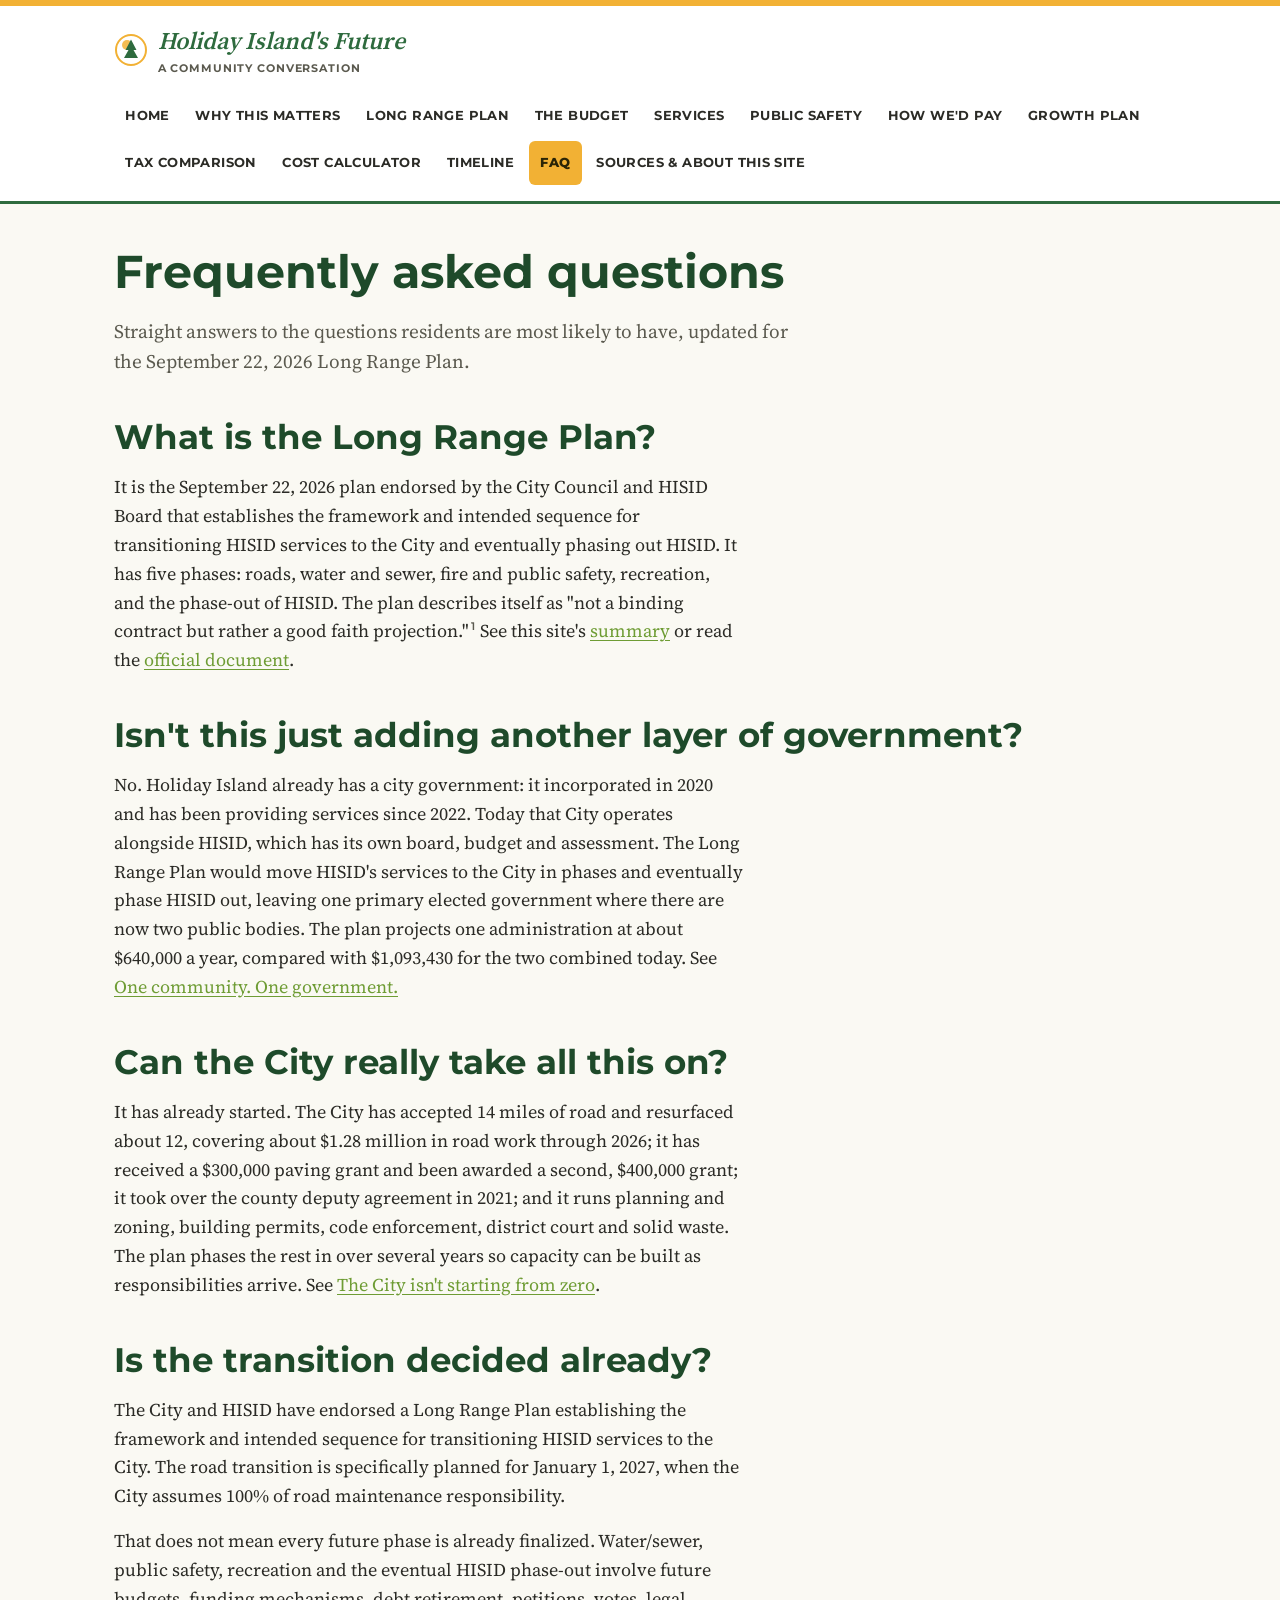
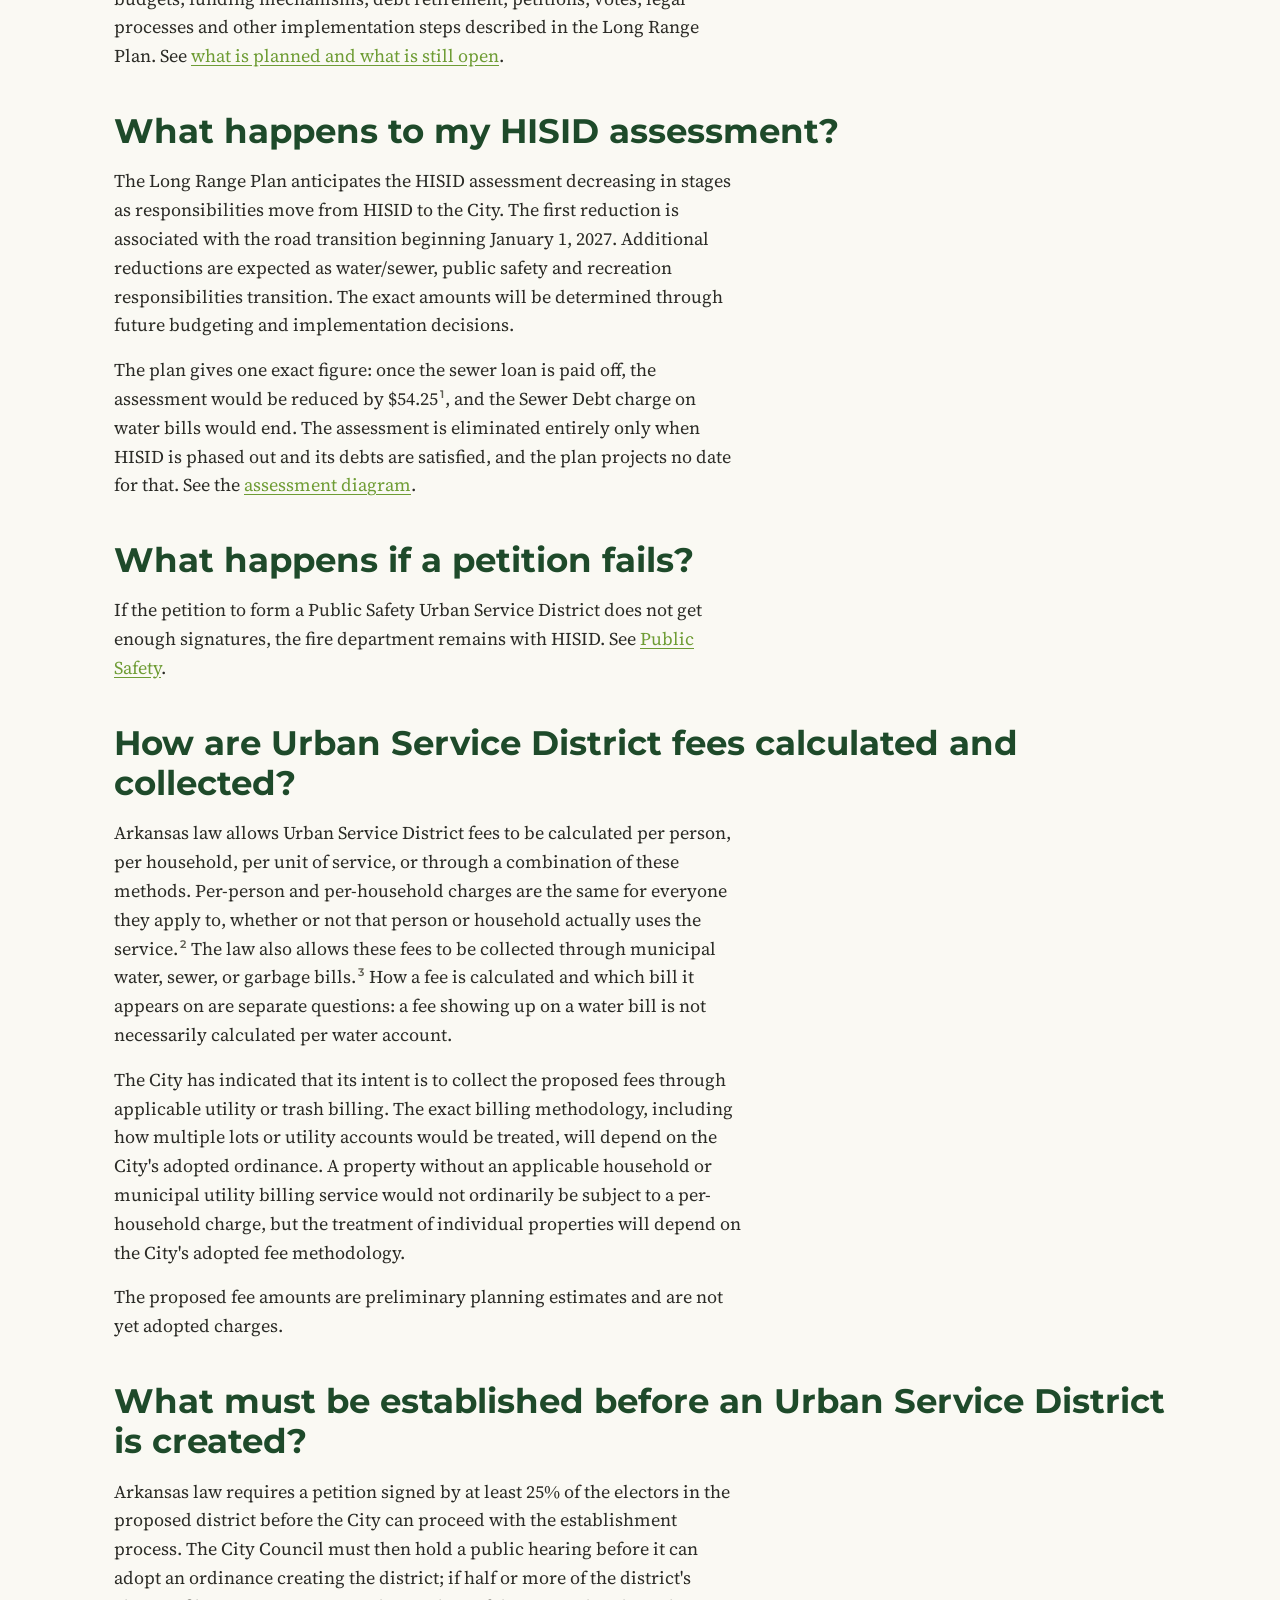
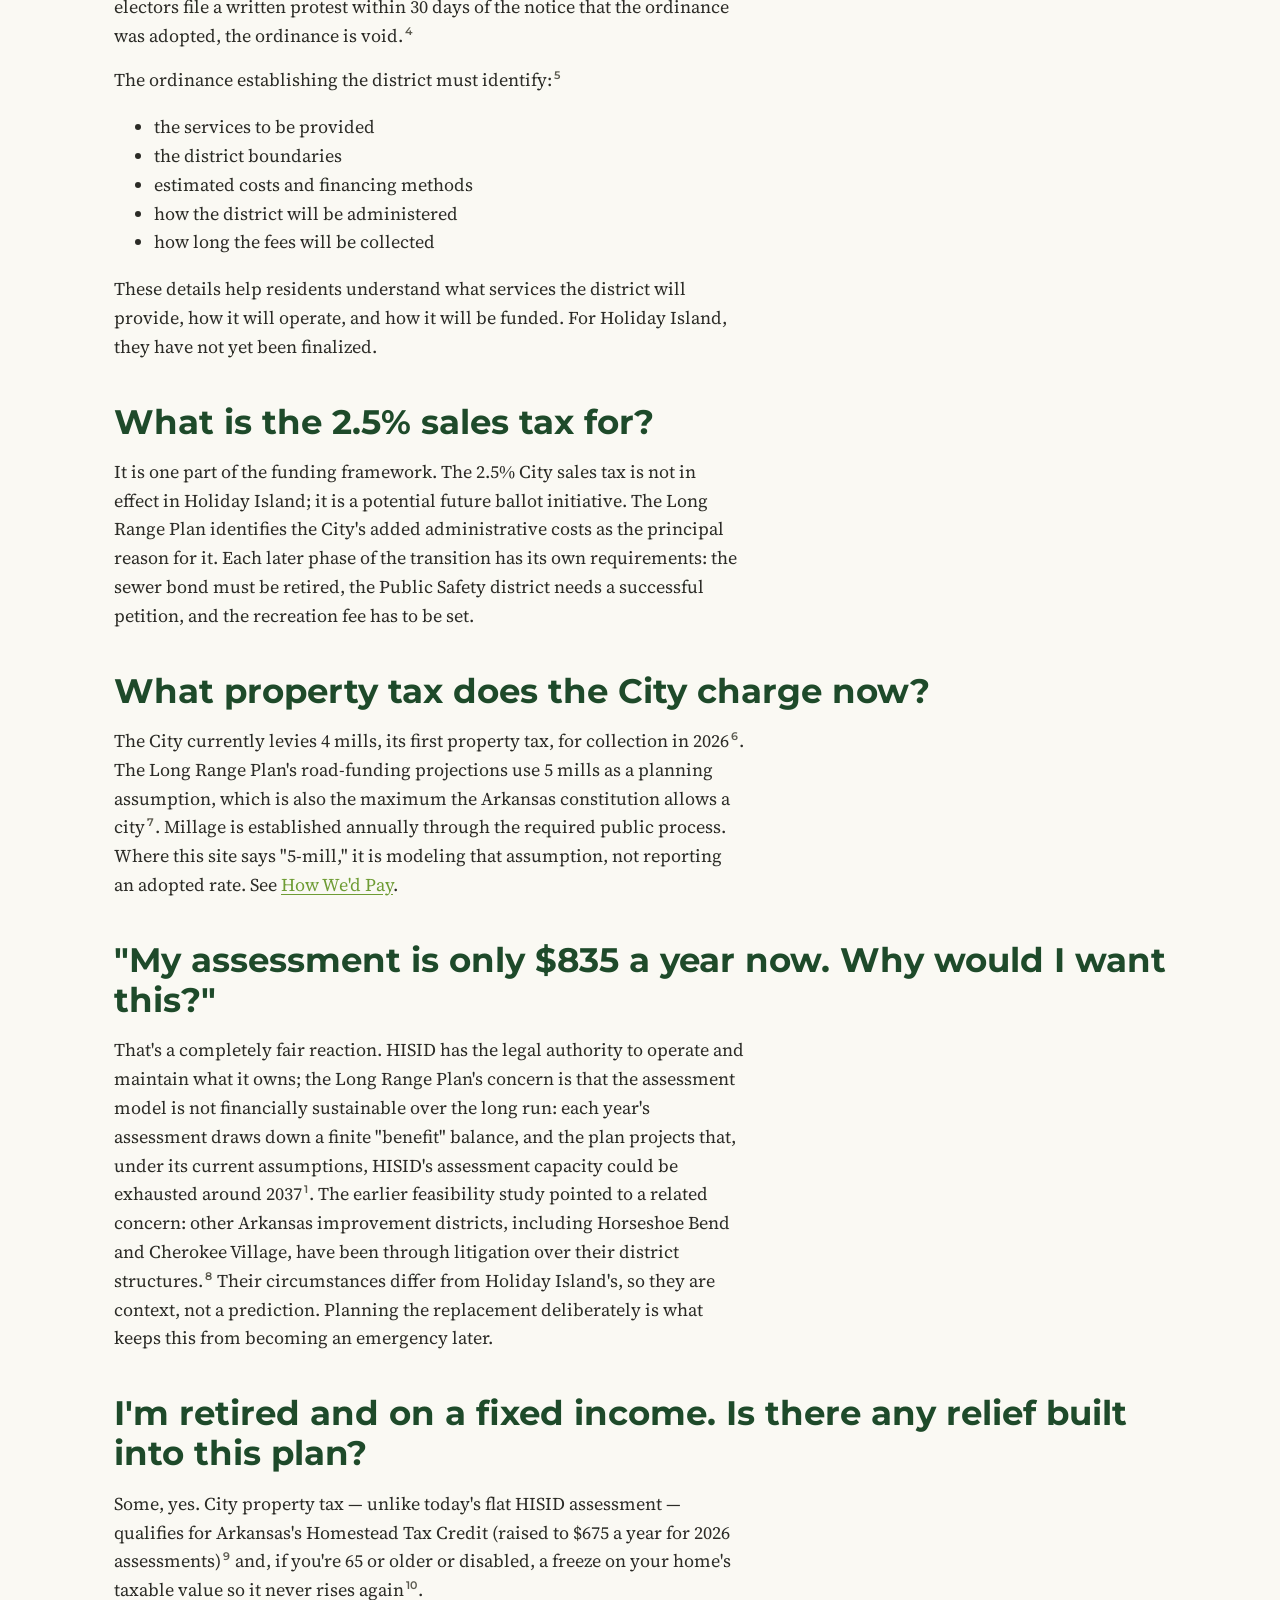
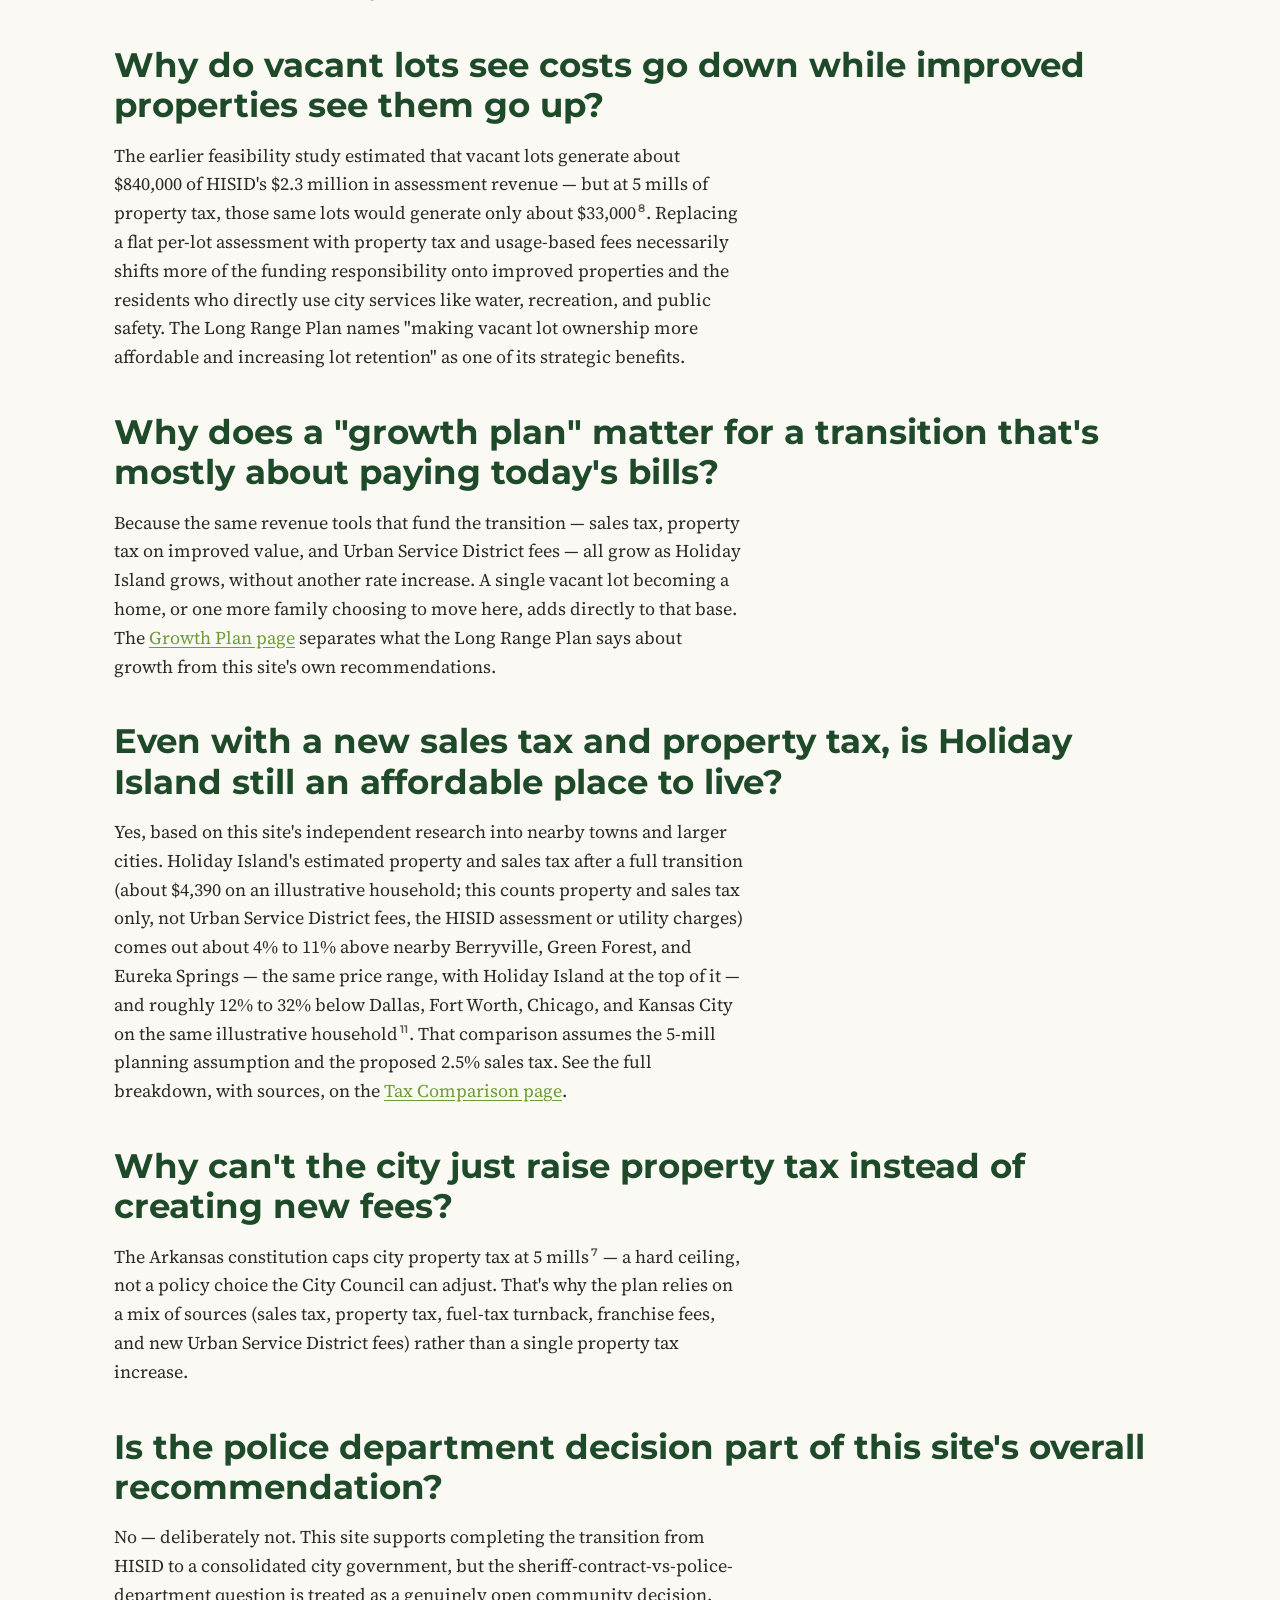
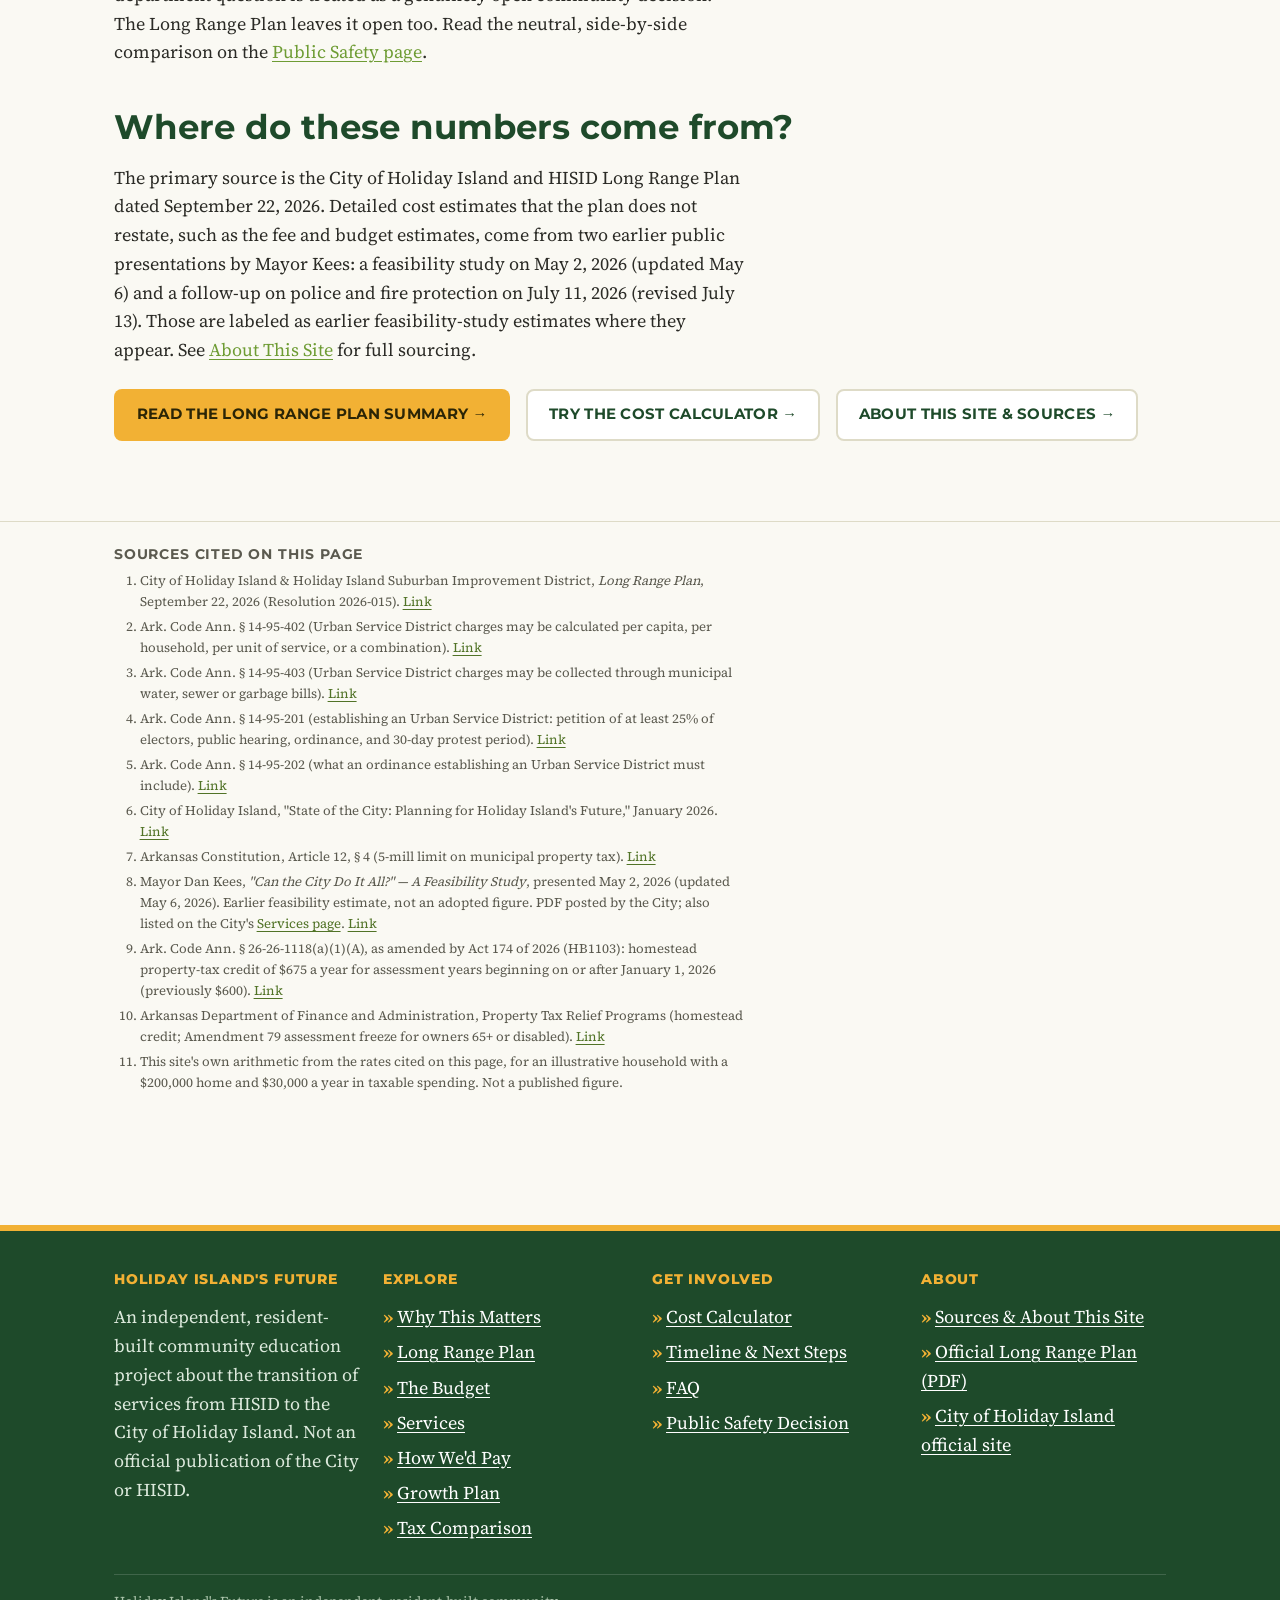
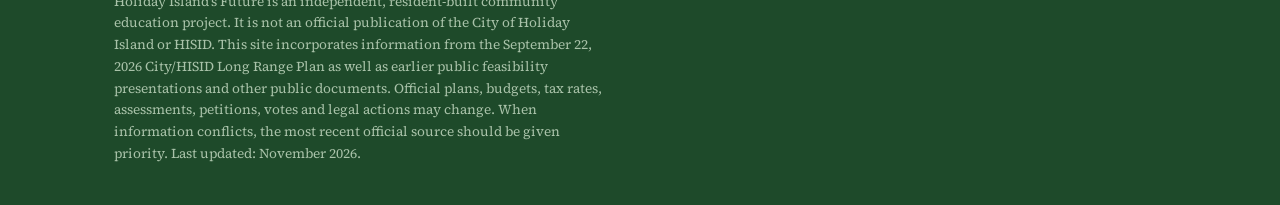
<file: faq.html>
<!DOCTYPE html>
<html lang="en">
<head>
<meta charset="UTF-8">
<meta name="viewport" content="width=device-width, initial-scale=1.0">
<title>FAQ — Holiday Island's Future</title>
<meta name="description" content="Answers to common questions about the HISID-to-City transition in Holiday Island, Arkansas, updated for the September 2026 Long Range Plan.">
<link rel="icon" href="favicon.svg" type="image/svg+xml">
<link rel="stylesheet" href="assets/css/base.css">
<link rel="stylesheet" href="assets/css/components.css">
</head>
<body>
<a class="skip-link" href="#main">Skip to main content</a>
<header class="site-header">
  <div class="container">
    <a class="site-brand" href="index.html">
      <svg width="34" height="34" viewBox="0 0 34 34" aria-hidden="true"><circle cx="17" cy="17" r="15" fill="#fff" stroke="#F2B134" stroke-width="2"/><circle cx="13" cy="12" r="5" fill="#F2B134" opacity="0.85"/><path d="M17 6.5 L22.5 17 L19.5 17 L24 25 L10 25 L14.5 17 L11.5 17 Z" fill="#2E6B3E"/></svg>
      <span>Holiday Island's Future<span class="tag">A community conversation</span></span>
    </a>
    <nav class="site-nav" aria-label="Main">
      <ul>
        <li><a href="index.html">Home</a></li>
        <li><a href="why-transition.html">Why This Matters</a></li>
        <li><a href="long-range-plan.html">Long Range Plan</a></li>
        <li><a href="budget-today.html">The Budget</a></li>
        <li><a href="services.html">Services</a></li>
        <li><a href="public-safety.html">Public Safety</a></li>
        <li><a href="funding.html">How We'd Pay</a></li>
        <li><a href="growth-plan.html">Growth Plan</a></li>
        <li><a href="tax-comparison.html">Tax Comparison</a></li>
        <li><a href="calculator.html">Cost Calculator</a></li>
        <li><a href="timeline.html">Timeline</a></li>
        <li><a href="faq.html" aria-current="page">FAQ</a></li>
        <li><a href="about-this-site.html">Sources &amp; About This Site</a></li>
      </ul>
    </nav>
  </div>
</header>
<script src="assets/js/mobile.js"></script>
<noscript><div class="noscript-note">JavaScript is off in your browser. Every page here still works — only the interactive Cost Calculator needs JavaScript to compute your results.</div></noscript>

<main id="main">
  <section class="section">
    <div class="container">
      <h1>Frequently asked questions</h1>
      <p class="lede">Straight answers to the questions residents are most likely to have, updated for the September 22, 2026 Long Range Plan.</p>

      <h2>What is the Long Range Plan?</h2>
      <p>It is the September 22, 2026 plan endorsed by the City Council and HISID Board that establishes the framework and intended sequence for transitioning HISID services to the City and eventually phasing out HISID. It has five phases: roads, water and sewer, fire and public safety, recreation, and the phase-out of HISID. The plan describes itself as "not a binding contract but rather a good faith projection."<sup class="cite" data-src="lrp"><a href="#ref-1" aria-label="Source 1">1</a></sup> See this site's <a href="long-range-plan.html">summary</a> or read the <a href="https://drive.google.com/file/d/1ul3-1l40UpRCqN19zxTP7dAHxp4odrPl/view" target="_blank" rel="noopener">official document</a>.</p>

      <h2>Isn't this just adding another layer of government?</h2>
      <p>No. Holiday Island already has a city government: it incorporated in 2020 and has been providing services since 2022. Today that City operates alongside HISID, which has its own board, budget and assessment. The Long Range Plan would move HISID's services to the City in phases and eventually phase HISID out, leaving one primary elected government where there are now two public bodies. The plan projects one administration at about $640,000 a year, compared with $1,093,430 for the two combined today. See <a href="why-transition.html#one-government">One community. One government.</a></p>

      <h2>Can the City really take all this on?</h2>
      <p>It has already started. The City has accepted 14 miles of road and resurfaced about 12, covering about $1.28 million in road work through 2026; it has received a $300,000 paving grant and been awarded a second, $400,000 grant; it took over the county deputy agreement in 2021; and it runs planning and zoning, building permits, code enforcement, district court and solid waste. The plan phases the rest in over several years so capacity can be built as responsibilities arrive. See <a href="why-transition.html#not-from-zero">The City isn't starting from zero</a>.</p>

      <h2>Is the transition decided already?</h2>
      <p>The City and HISID have endorsed a Long Range Plan establishing the framework and intended sequence for transitioning HISID services to the City. The road transition is specifically planned for January 1, 2027, when the City assumes 100% of road maintenance responsibility.</p>
      <p>That does not mean every future phase is already finalized. Water/sewer, public safety, recreation and the eventual HISID phase-out involve future budgets, funding mechanisms, debt retirement, petitions, votes, legal processes and other implementation steps described in the Long Range Plan. See <a href="long-range-plan.html">what is planned and what is still open</a>.</p>

      <h2>What happens to my HISID assessment?</h2>
      <p>The Long Range Plan anticipates the HISID assessment decreasing in stages as responsibilities move from HISID to the City. The first reduction is associated with the road transition beginning January 1, 2027. Additional reductions are expected as water/sewer, public safety and recreation responsibilities transition. The exact amounts will be determined through future budgeting and implementation decisions.</p>
      <p>The plan gives one exact figure: once the sewer loan is paid off, the assessment would be reduced by $54.25<sup class="cite" data-src="lrp"><a href="#ref-1" aria-label="Source 1">1</a></sup>, and the Sewer Debt charge on water bills would end. The assessment is eliminated entirely only when HISID is phased out and its debts are satisfied, and the plan projects no date for that. See the <a href="long-range-plan.html#assessment">assessment diagram</a>.</p>

      <h2>What happens if a petition fails?</h2>
      <p>If the petition to form a Public Safety Urban Service District does not get enough signatures, the fire department remains with HISID. See <a href="public-safety.html">Public Safety</a>.</p>

      <h2 id="usd-fees">How are Urban Service District fees calculated and collected?</h2>
      <p>Arkansas law allows Urban Service District fees to be calculated per person, per household, per unit of service, or through a combination of these methods. Per-person and per-household charges are the same for everyone they apply to, whether or not that person or household actually uses the service.<sup class="cite" data-src="usd402"><a href="#ref-2" aria-label="Source 2">2</a></sup> The law also allows these fees to be collected through municipal water, sewer, or garbage bills.<sup class="cite" data-src="usd403"><a href="#ref-3" aria-label="Source 3">3</a></sup> How a fee is calculated and which bill it appears on are separate questions: a fee showing up on a water bill is not necessarily calculated per water account.</p>
      <p>The City has indicated that its intent is to collect the proposed fees through applicable utility or trash billing. The exact billing methodology, including how multiple lots or utility accounts would be treated, will depend on the City's adopted ordinance. A property without an applicable household or municipal utility billing service would not ordinarily be subject to a per-household charge, but the treatment of individual properties will depend on the City's adopted fee methodology.</p>
      <p>The proposed fee amounts are preliminary planning estimates and are not yet adopted charges.</p>

      <h2 id="usd-establishing">What must be established before an Urban Service District is created?</h2>
      <p>Arkansas law requires a petition signed by at least 25% of the electors in the proposed district before the City can proceed with the establishment process. The City Council must then hold a public hearing before it can adopt an ordinance creating the district; if half or more of the district's electors file a written protest within 30 days of the notice that the ordinance was adopted, the ordinance is void.<sup class="cite" data-src="usd201"><a href="#ref-4" aria-label="Source 4">4</a></sup></p>
      <p>The ordinance establishing the district must identify:<sup class="cite" data-src="usd202"><a href="#ref-5" aria-label="Source 5">5</a></sup></p>
      <ul>
        <li>the services to be provided</li>
        <li>the district boundaries</li>
        <li>estimated costs and financing methods</li>
        <li>how the district will be administered</li>
        <li>how long the fees will be collected</li>
      </ul>
      <p>These details help residents understand what services the district will provide, how it will operate, and how it will be funded. For Holiday Island, they have not yet been finalized.</p>

      <h2>What is the 2.5% sales tax for?</h2>
      <p>It is one part of the funding framework. The 2.5% City sales tax is not in effect in Holiday Island; it is a potential future ballot initiative. The Long Range Plan identifies the City's added administrative costs as the principal reason for it. Each later phase of the transition has its own requirements: the sewer bond must be retired, the Public Safety district needs a successful petition, and the recreation fee has to be set.</p>

      <h2>What property tax does the City charge now?</h2>
      <p>The City currently levies 4 mills, its first property tax, for collection in 2026<sup class="cite" data-src="sotc"><a href="#ref-6" aria-label="Source 6">6</a></sup>. The Long Range Plan's road-funding projections use 5 mills as a planning assumption, which is also the maximum the Arkansas constitution allows a city<sup class="cite" data-src="arconst"><a href="#ref-7" aria-label="Source 7">7</a></sup>. Millage is established annually through the required public process. Where this site says "5-mill," it is modeling that assumption, not reporting an adopted rate. See <a href="funding.html#millage">How We'd Pay</a>.</p>

      <h2>"My assessment is only $835 a year now. Why would I want this?"</h2>
      <p>That's a completely fair reaction. HISID has the legal authority to operate and maintain what it owns; the Long Range Plan's concern is that the assessment model is not financially sustainable over the long run: each year's assessment draws down a finite "benefit" balance, and the plan projects that, under its current assumptions, HISID's assessment capacity could be exhausted around 2037<sup class="cite" data-src="lrp"><a href="#ref-1" aria-label="Source 1">1</a></sup>. The earlier feasibility study pointed to a related concern: other Arkansas improvement districts, including Horseshoe Bend and Cherokee Village, have been through litigation over their district structures.<sup class="cite" data-src="may"><a href="#ref-8" aria-label="Source 8">8</a></sup> Their circumstances differ from Holiday Island's, so they are context, not a prediction. Planning the replacement deliberately is what keeps this from becoming an emergency later.</p>

      <h2>I'm retired and on a fixed income. Is there any relief built into this plan?</h2>
      <p>Some, yes. City property tax — unlike today's flat HISID assessment — qualifies for Arkansas's Homestead Tax Credit (raised to $675 a year for 2026 assessments)<sup class="cite" data-src="homestead"><a href="#ref-9" aria-label="Source 9">9</a></sup> and, if you're 65 or older or disabled, a freeze on your home's taxable value so it never rises again<sup class="cite" data-src="dfarelief"><a href="#ref-10" aria-label="Source 10">10</a></sup>.</p>

      <h2>Why do vacant lots see costs go down while improved properties see them go up?</h2>
      <p>The earlier feasibility study estimated that vacant lots generate about $840,000 of HISID's $2.3 million in assessment revenue — but at 5 mills of property tax, those same lots would generate only about $33,000<sup class="cite" data-src="may"><a href="#ref-8" aria-label="Source 8">8</a></sup>. Replacing a flat per-lot assessment with property tax and usage-based fees necessarily shifts more of the funding responsibility onto improved properties and the residents who directly use city services like water, recreation, and public safety. The Long Range Plan names "making vacant lot ownership more affordable and increasing lot retention" as one of its strategic benefits.</p>

      <h2>Why does a "growth plan" matter for a transition that's mostly about paying today's bills?</h2>
      <p>Because the same revenue tools that fund the transition — sales tax, property tax on improved value, and Urban Service District fees — all grow as Holiday Island grows, without another rate increase. A single vacant lot becoming a home, or one more family choosing to move here, adds directly to that base. The <a href="growth-plan.html">Growth Plan page</a> separates what the Long Range Plan says about growth from this site's own recommendations.</p>

      <h2>Even with a new sales tax and property tax, is Holiday Island still an affordable place to live?</h2>
      <p>Yes, based on this site's independent research into nearby towns and larger cities. Holiday Island's estimated property and sales tax after a full transition (about $4,390 on an illustrative household; this counts property and sales tax only, not Urban Service District fees, the HISID assessment or utility charges) comes out about 4% to 11% above nearby Berryville, Green Forest, and Eureka Springs — the same price range, with Holiday Island at the top of it — and roughly 12% to 32% below Dallas, Fort Worth, Chicago, and Kansas City on the same illustrative household<sup class="cite" data-src="calc"><a href="#ref-11" aria-label="Source 11">11</a></sup>. That comparison assumes the 5-mill planning assumption and the proposed 2.5% sales tax. See the full breakdown, with sources, on the <a href="tax-comparison.html">Tax Comparison page</a>.</p>

      <h2>Why can't the city just raise property tax instead of creating new fees?</h2>
      <p>The Arkansas constitution caps city property tax at 5 mills<sup class="cite" data-src="arconst"><a href="#ref-7" aria-label="Source 7">7</a></sup> — a hard ceiling, not a policy choice the City Council can adjust. That's why the plan relies on a mix of sources (sales tax, property tax, fuel-tax turnback, franchise fees, and new Urban Service District fees) rather than a single property tax increase.</p>

      <h2>Is the police department decision part of this site's overall recommendation?</h2>
      <p>No — deliberately not. This site supports completing the transition from HISID to a consolidated city government, but the sheriff-contract-vs-police-department question is treated as a genuinely open community decision. The Long Range Plan leaves it open too. Read the neutral, side-by-side comparison on the <a href="public-safety.html">Public Safety page</a>.</p>

      <h2>Where do these numbers come from?</h2>
      <p>The primary source is the City of Holiday Island and HISID Long Range Plan dated September 22, 2026. Detailed cost estimates that the plan does not restate, such as the fee and budget estimates, come from two earlier public presentations by Mayor Kees: a feasibility study on May 2, 2026 (updated May 6) and a follow-up on police and fire protection on July 11, 2026 (revised July 13). Those are labeled as earlier feasibility-study estimates where they appear. See <a href="about-this-site.html">About This Site</a> for full sourcing.</p>

      <div class="hero-actions">
        <a class="btn btn-primary" href="long-range-plan.html">Read the Long Range Plan summary →</a>
        <a class="btn btn-quiet" href="calculator.html">Try the Cost Calculator →</a>
        <a class="btn btn-quiet" href="about-this-site.html">About this site &amp; sources →</a>
      </div>
    </div>
  </section>
  <!-- refs:start -->
  <section class="references" id="references" aria-labelledby="references-heading">
    <div class="container">
      <h2 id="references-heading">Sources cited on this page</h2>
      <ol>
        <li id="ref-1">City of Holiday Island &amp; Holiday Island Suburban Improvement District, <em>Long Range Plan</em>, September 22, 2026 (Resolution 2026-015). <a href="https://drive.google.com/file/d/1ul3-1l40UpRCqN19zxTP7dAHxp4odrPl/view" target="_blank" rel="noopener">Link</a></li>
        <li id="ref-2">Ark. Code Ann. § 14-95-402 (Urban Service District charges may be calculated per capita, per household, per unit of service, or a combination). <a href="https://law.justia.com/codes/arkansas/title-14/subtitle-5/chapter-95/subchapter-4/section-14-95-402/" target="_blank" rel="noopener">Link</a></li>
        <li id="ref-3">Ark. Code Ann. § 14-95-403 (Urban Service District charges may be collected through municipal water, sewer or garbage bills). <a href="https://law.justia.com/codes/arkansas/title-14/subtitle-5/chapter-95/subchapter-4/section-14-95-403/" target="_blank" rel="noopener">Link</a></li>
        <li id="ref-4">Ark. Code Ann. § 14-95-201 (establishing an Urban Service District: petition of at least 25% of electors, public hearing, ordinance, and 30-day protest period). <a href="https://law.justia.com/codes/arkansas/title-14/subtitle-5/chapter-95/subchapter-2/section-14-95-201/" target="_blank" rel="noopener">Link</a></li>
        <li id="ref-5">Ark. Code Ann. § 14-95-202 (what an ordinance establishing an Urban Service District must include). <a href="https://law.justia.com/codes/arkansas/title-14/subtitle-5/chapter-95/subchapter-2/section-14-95-202/" target="_blank" rel="noopener">Link</a></li>
        <li id="ref-6">City of Holiday Island, "State of the City: Planning for Holiday Island's Future," January 2026. <a href="https://www.cityofholidayisland.com/post/january-16-2026-state-of-the-city-planning-for-holiday-island-s-future" target="_blank" rel="noopener">Link</a></li>
        <li id="ref-7">Arkansas Constitution, Article 12, § 4 (5-mill limit on municipal property tax). <a href="https://law.justia.com/constitution/arkansas/article-12/section-4/" target="_blank" rel="noopener">Link</a></li>
        <li id="ref-8">Mayor Dan Kees, <em>"Can the City Do It All?" — A Feasibility Study</em>, presented May 2, 2026 (updated May 6, 2026). Earlier feasibility estimate, not an adopted figure. PDF posted by the City; also listed on the City's <a href="https://www.cityofholidayisland.com/services-1" target="_blank" rel="noopener">Services page</a>. <a href="https://drive.google.com/file/d/1cW_t89j97DmD1tYG5C-fjrrJwmnLW6jU/view" target="_blank" rel="noopener">Link</a></li>
        <li id="ref-9">Ark. Code Ann. § 26-26-1118(a)(1)(A), as amended by Act 174 of 2026 (HB1103): homestead property-tax credit of $675 a year for assessment years beginning on or after January 1, 2026 (previously $600). <a href="https://www.arkleg.state.ar.us/Bills/Detail?ddBienniumSession=2025%2F2026F&amp;id=HB1103" target="_blank" rel="noopener">Link</a></li>
        <li id="ref-10">Arkansas Department of Finance and Administration, Property Tax Relief Programs (homestead credit; Amendment 79 assessment freeze for owners 65+ or disabled). <a href="https://www.dfa.arkansas.gov/office/arkansas-assessment-coordination-division/real-property/property-tax-relief/" target="_blank" rel="noopener">Link</a></li>
        <li id="ref-11">This site's own arithmetic from the rates cited on this page, for an illustrative household with a $200,000 home and $30,000 a year in taxable spending. Not a published figure.</li>
      </ol>
    </div>
  </section>
  <!-- refs:end -->
</main>

<footer class="site-footer">
  <div class="container">
    <div class="footer-grid">
      <div>
        <h4>Holiday Island's Future</h4>
        <p>An independent, resident-built community education project about the transition of services from HISID to the City of Holiday Island. Not an official publication of the City or HISID.</p>
      </div>
      <div>
        <h4>Explore</h4>
        <ul>
          <li><a href="why-transition.html">Why This Matters</a></li>
          <li><a href="long-range-plan.html">Long Range Plan</a></li>
          <li><a href="budget-today.html">The Budget</a></li>
          <li><a href="services.html">Services</a></li>
          <li><a href="funding.html">How We'd Pay</a></li>
          <li><a href="growth-plan.html">Growth Plan</a></li>
          <li><a href="tax-comparison.html">Tax Comparison</a></li>
        </ul>
      </div>
      <div>
        <h4>Get Involved</h4>
        <ul>
          <li><a href="calculator.html">Cost Calculator</a></li>
          <li><a href="timeline.html">Timeline &amp; Next Steps</a></li>
          <li><a href="faq.html">FAQ</a></li>
          <li><a href="public-safety.html">Public Safety Decision</a></li>
        </ul>
      </div>
      <div>
        <h4>About</h4>
        <ul>
          <li><a href="about-this-site.html">Sources &amp; About This Site</a></li>
          <li><a href="https://drive.google.com/file/d/1ul3-1l40UpRCqN19zxTP7dAHxp4odrPl/view" target="_blank" rel="noopener">Official Long Range Plan (PDF)</a></li>
          <li><a href="https://www.cityofholidayisland.com" target="_blank" rel="noopener">City of Holiday Island official site</a></li>
        </ul>
      </div>
    </div>
    <div class="footer-bottom">
      <p>Holiday Island's Future is an independent, resident-built community education project. It is not an official publication of the City of Holiday Island or HISID. This site incorporates information from the September 22, 2026 City/HISID Long Range Plan as well as earlier public feasibility presentations and other public documents. Official plans, budgets, tax rates, assessments, petitions, votes and legal actions may change. When information conflicts, the most recent official source should be given priority. Last updated: November 2026.</p>
    </div>
  </div>
</footer>
</body>
</html>
</file>
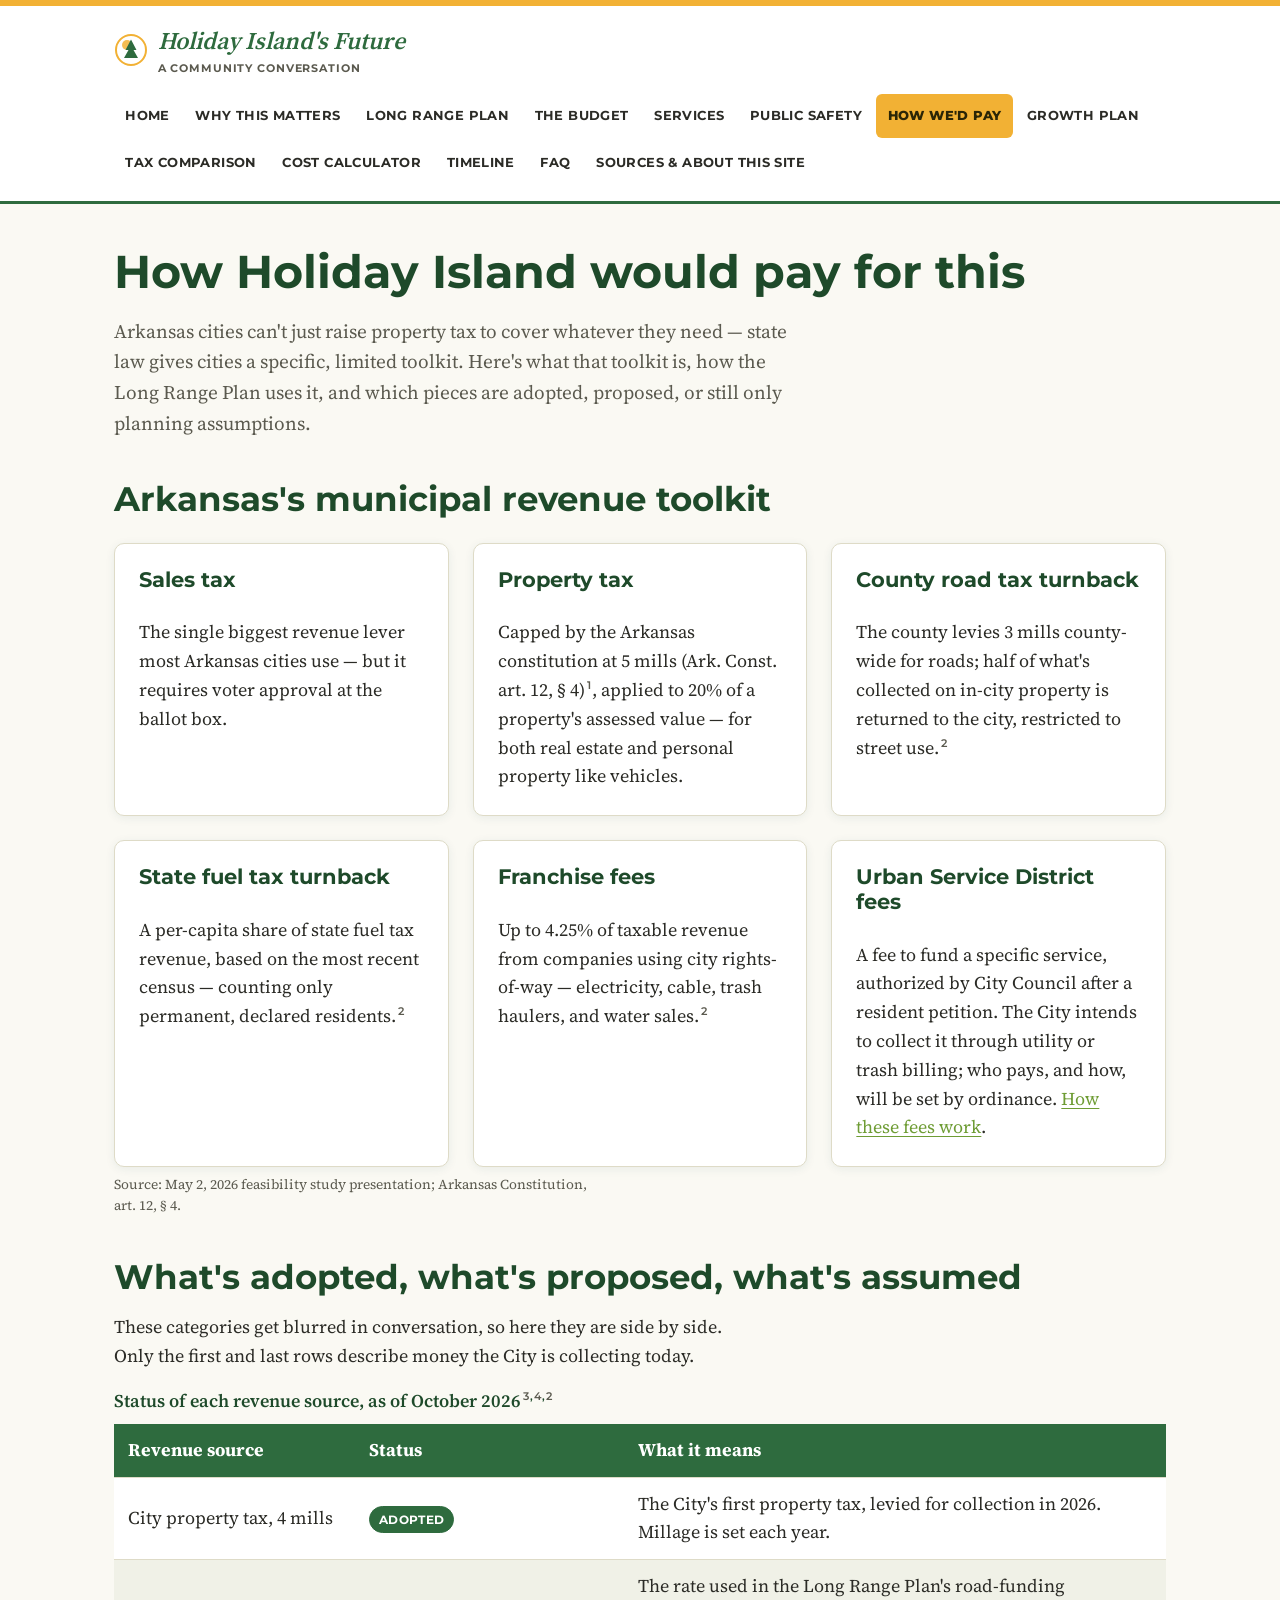
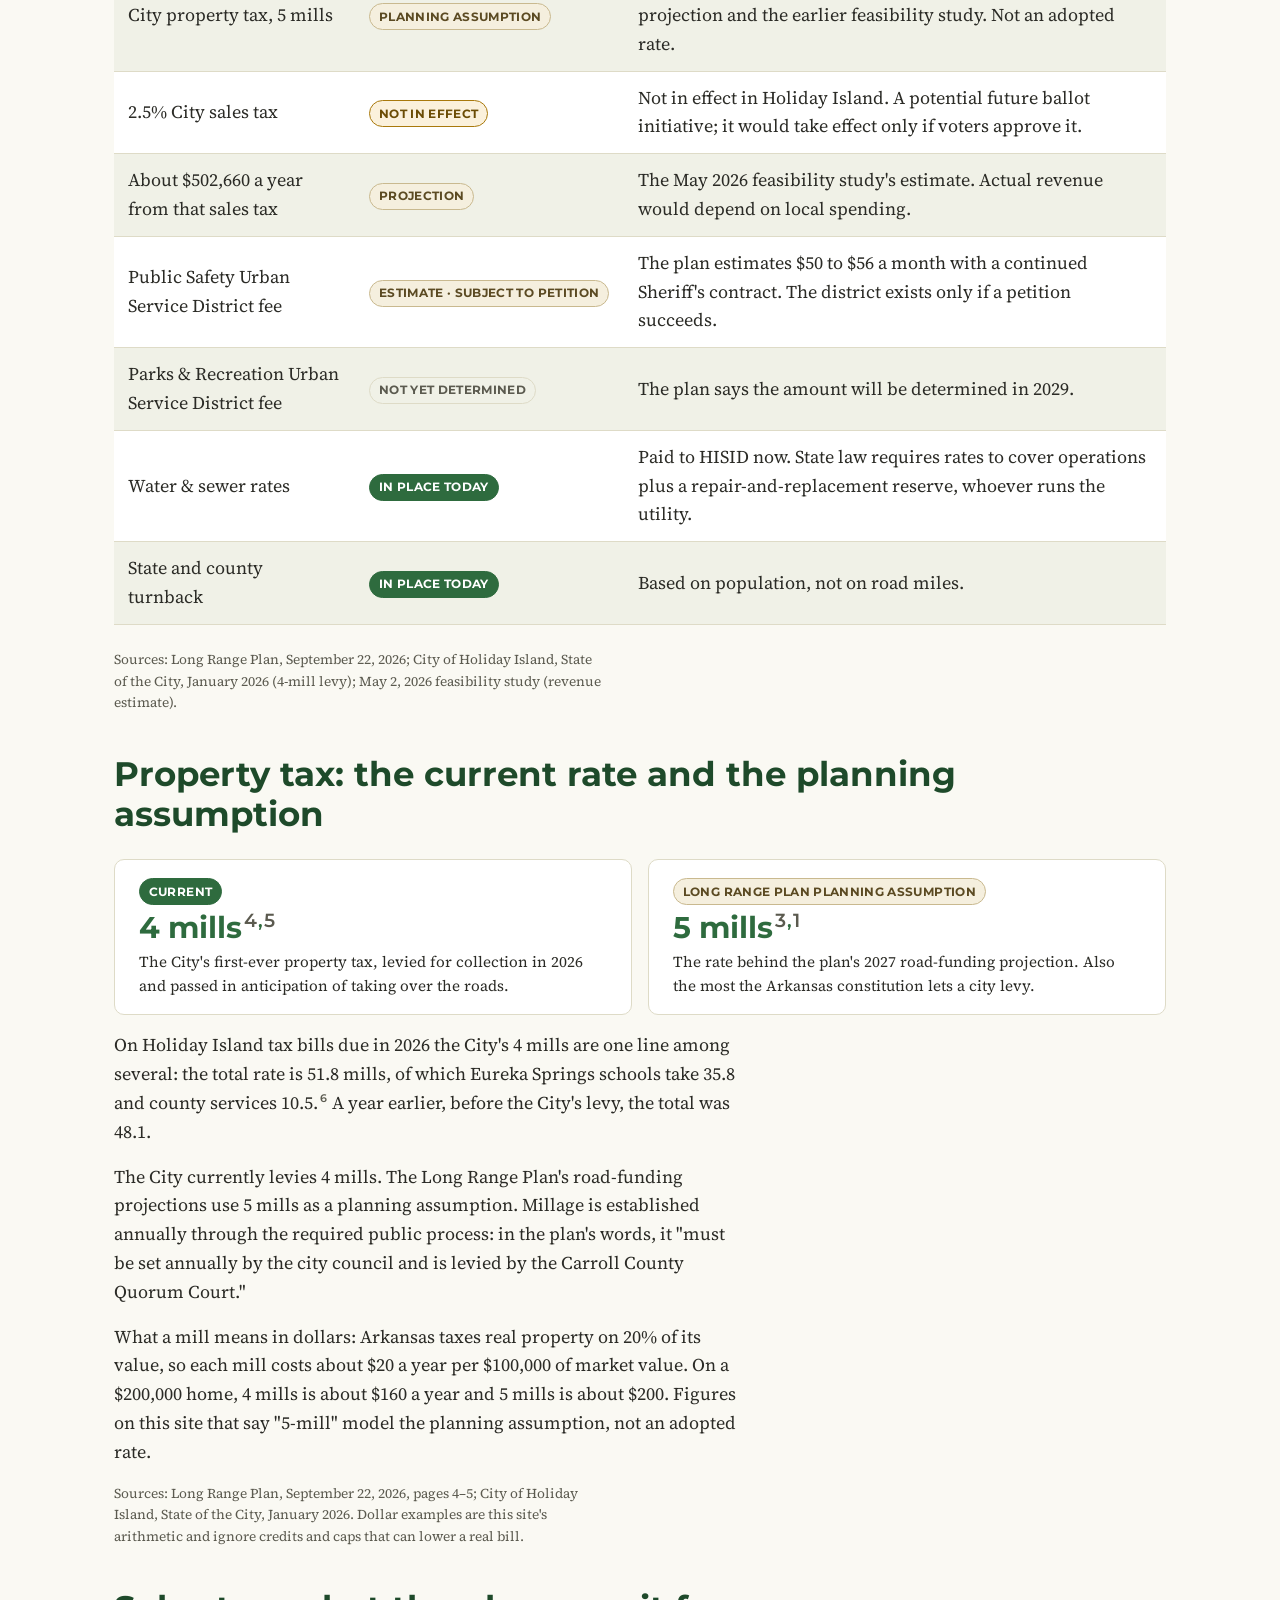
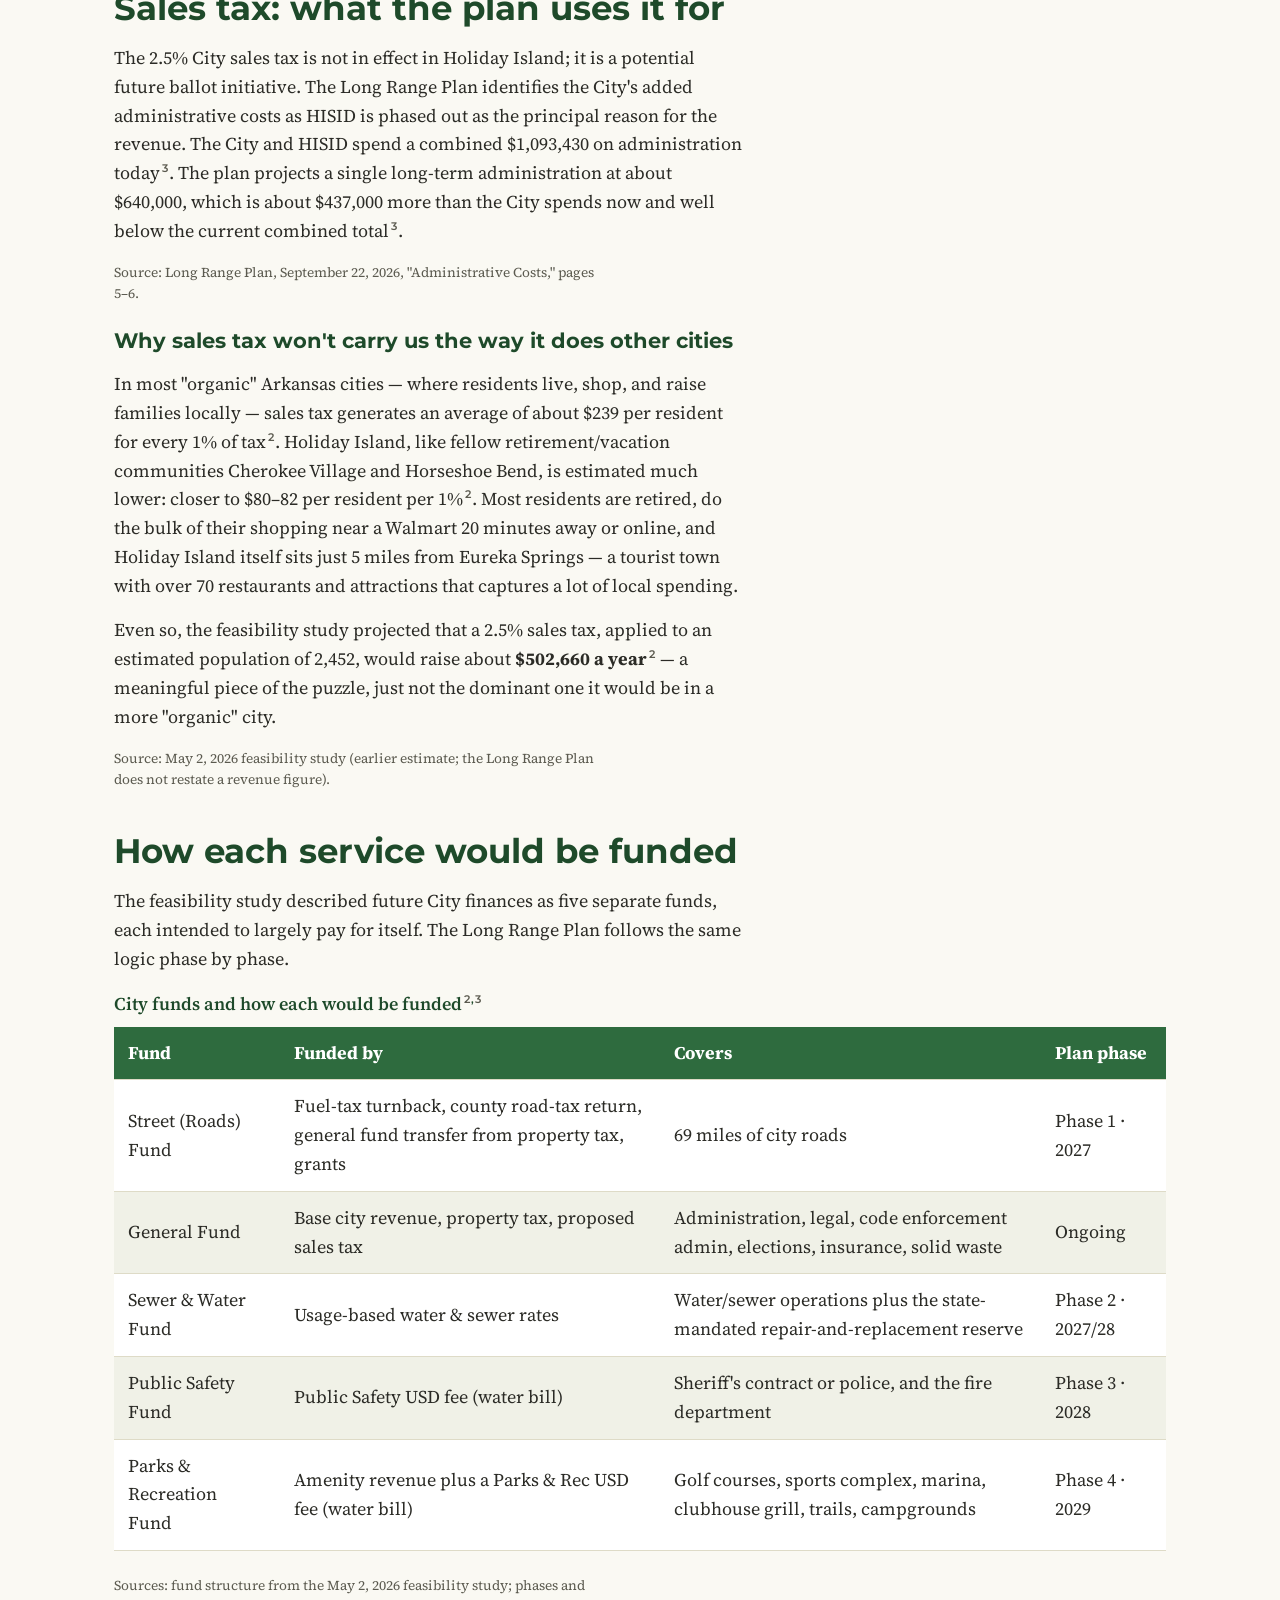
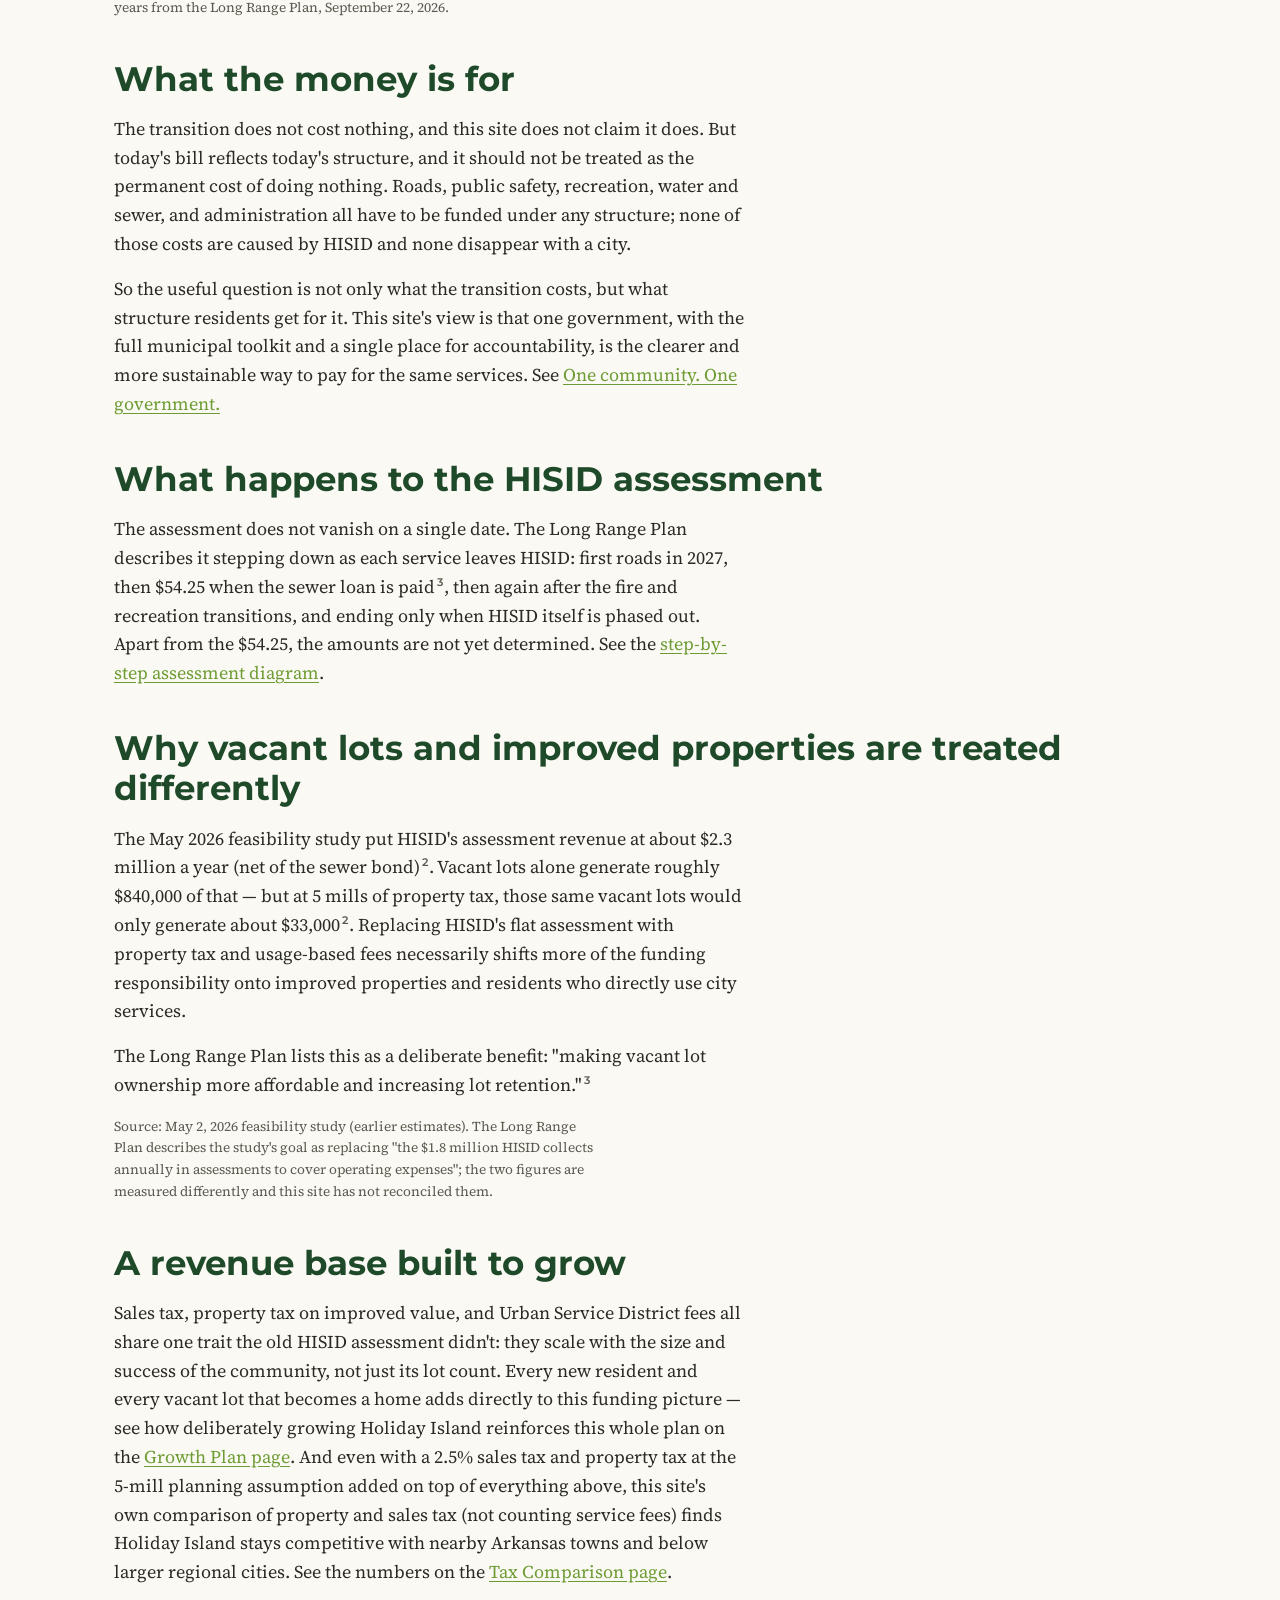
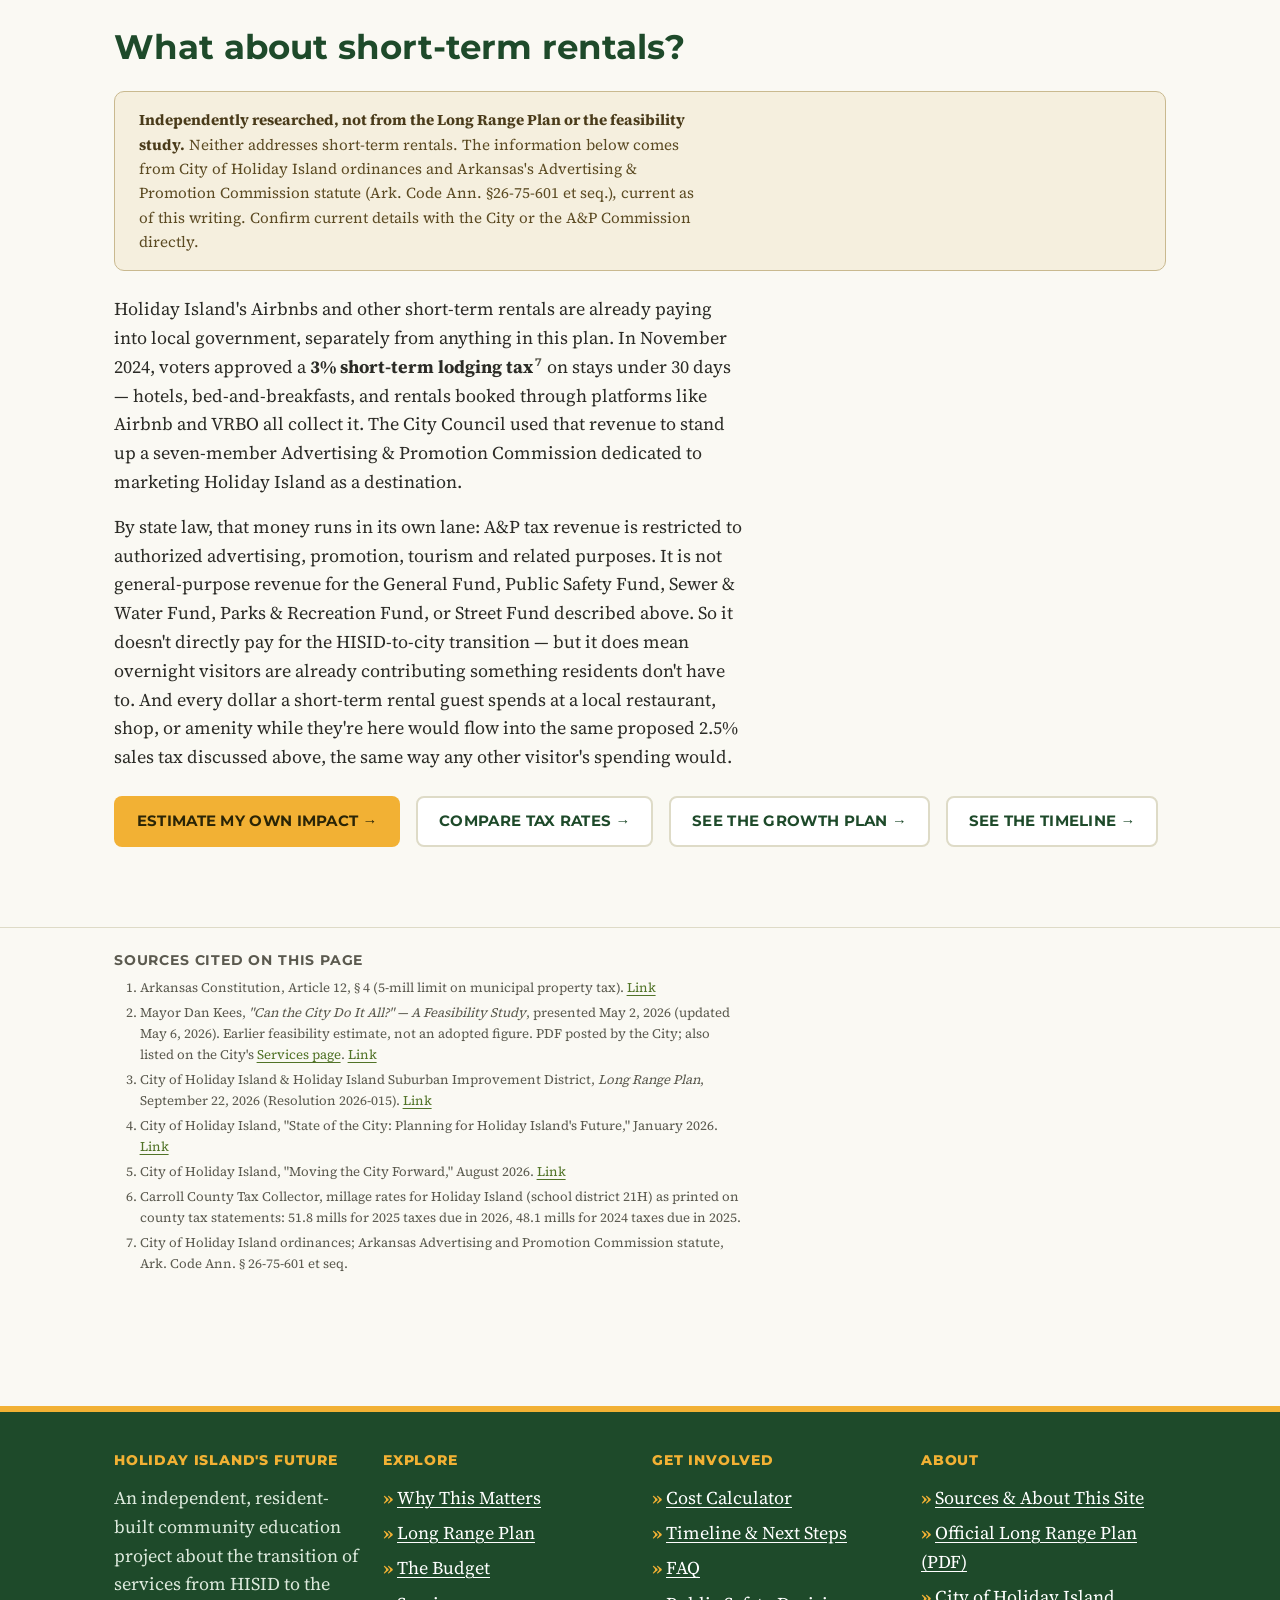
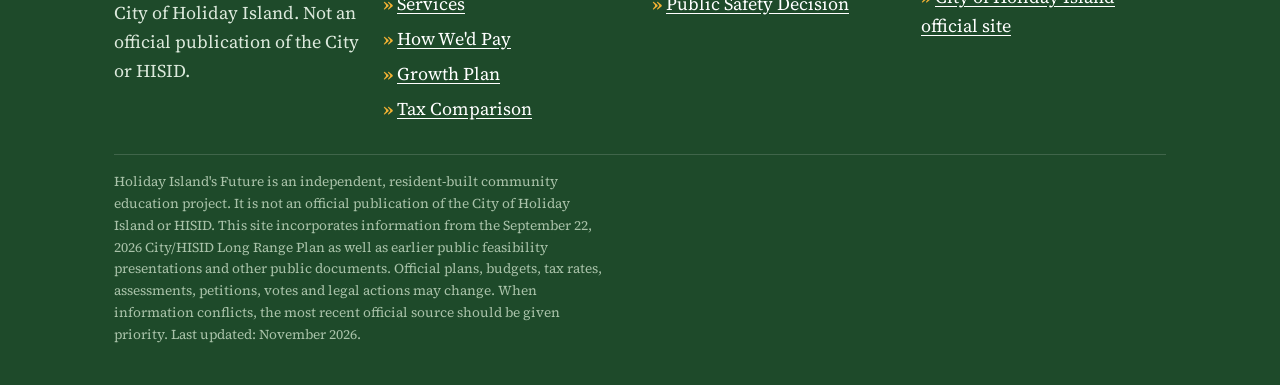
<file: funding.html>
<!DOCTYPE html>
<html lang="en">
<head>
<meta charset="UTF-8">
<meta name="viewport" content="width=device-width, initial-scale=1.0">
<title>How We'd Pay For It — Holiday Island's Future</title>
<meta name="description" content="Arkansas's municipal revenue toolkit, how the Long Range Plan would fund each service, and which taxes and fees are adopted, proposed, or planning assumptions.">
<link rel="icon" href="favicon.svg" type="image/svg+xml">
<link rel="stylesheet" href="assets/css/base.css">
<link rel="stylesheet" href="assets/css/components.css">
</head>
<body>
<a class="skip-link" href="#main">Skip to main content</a>
<header class="site-header">
  <div class="container">
    <a class="site-brand" href="index.html">
      <svg width="34" height="34" viewBox="0 0 34 34" aria-hidden="true"><circle cx="17" cy="17" r="15" fill="#fff" stroke="#F2B134" stroke-width="2"/><circle cx="13" cy="12" r="5" fill="#F2B134" opacity="0.85"/><path d="M17 6.5 L22.5 17 L19.5 17 L24 25 L10 25 L14.5 17 L11.5 17 Z" fill="#2E6B3E"/></svg>
      <span>Holiday Island's Future<span class="tag">A community conversation</span></span>
    </a>
    <nav class="site-nav" aria-label="Main">
      <ul>
        <li><a href="index.html">Home</a></li>
        <li><a href="why-transition.html">Why This Matters</a></li>
        <li><a href="long-range-plan.html">Long Range Plan</a></li>
        <li><a href="budget-today.html">The Budget</a></li>
        <li><a href="services.html">Services</a></li>
        <li><a href="public-safety.html">Public Safety</a></li>
        <li><a href="funding.html" aria-current="page">How We'd Pay</a></li>
        <li><a href="growth-plan.html">Growth Plan</a></li>
        <li><a href="tax-comparison.html">Tax Comparison</a></li>
        <li><a href="calculator.html">Cost Calculator</a></li>
        <li><a href="timeline.html">Timeline</a></li>
        <li><a href="faq.html">FAQ</a></li>
        <li><a href="about-this-site.html">Sources &amp; About This Site</a></li>
      </ul>
    </nav>
  </div>
</header>
<script src="assets/js/mobile.js"></script>
<noscript><div class="noscript-note">JavaScript is off in your browser. Every page here still works — only the interactive Cost Calculator needs JavaScript to compute your results.</div></noscript>

<main id="main">
  <section class="section">
    <div class="container">
      <h1>How Holiday Island would pay for this</h1>
      <p class="lede">Arkansas cities can't just raise property tax to cover whatever they need — state law gives cities a specific, limited toolkit. Here's what that toolkit is, how the Long Range Plan uses it, and which pieces are adopted, proposed, or still only planning assumptions.</p>

      <h2>Arkansas's municipal revenue toolkit</h2>
      <div class="card-grid">
        <div class="card">
          <h3>Sales tax</h3>
          <p>The single biggest revenue lever most Arkansas cities use — but it requires voter approval at the ballot box.</p>
        </div>
        <div class="card">
          <h3>Property tax</h3>
          <p>Capped by the Arkansas constitution at 5 mills (Ark. Const. art. 12, § 4)<sup class="cite" data-src="arconst"><a href="#ref-1" aria-label="Source 1">1</a></sup>, applied to 20% of a property's assessed value — for both real estate and personal property like vehicles.</p>
        </div>
        <div class="card">
          <h3>County road tax turnback</h3>
          <p>The county levies 3 mills county-wide for roads; half of what's collected on in-city property is returned to the city, restricted to street use.<sup class="cite" data-src="may"><a href="#ref-2" aria-label="Source 2">2</a></sup></p>
        </div>
        <div class="card">
          <h3>State fuel tax turnback</h3>
          <p>A per-capita share of state fuel tax revenue, based on the most recent census — counting only permanent, declared residents.<sup class="cite" data-src="may"><a href="#ref-2" aria-label="Source 2">2</a></sup></p>
        </div>
        <div class="card">
          <h3>Franchise fees</h3>
          <p>Up to 4.25% of taxable revenue from companies using city rights-of-way — electricity, cable, trash haulers, and water sales.<sup class="cite" data-src="may"><a href="#ref-2" aria-label="Source 2">2</a></sup></p>
        </div>
        <div class="card">
          <h3>Urban Service District fees</h3>
          <p>A fee to fund a specific service, authorized by City Council after a resident petition. The City intends to collect it through utility or trash billing; who pays, and how, will be set by ordinance. <a href="faq.html#usd-fees">How these fees work</a>.</p>
        </div>
      </div>
      <p class="source-note">Source: May 2, 2026 feasibility study presentation; Arkansas Constitution, art. 12, § 4.</p>

      <h2 id="status">What's adopted, what's proposed, what's assumed</h2>
      <p>These categories get blurred in conversation, so here they are side by side. Only the first and last rows describe money the City is collecting today.</p>
      <div class="table-wrap">
        <table>
          <caption>Status of each revenue source, as of October 2026<sup class="cite" data-src="lrp sotc may"><a href="#ref-3" aria-label="Source 3">3</a>,<a href="#ref-4" aria-label="Source 4">4</a>,<a href="#ref-2" aria-label="Source 2">2</a></sup></caption>
          <thead><tr><th>Revenue source</th><th>Status</th><th>What it means</th></tr></thead>
          <tbody>
            <tr><td>City property tax, 4 mills</td><td><span class="badge badge--decided">Adopted</span></td><td>The City's first property tax, levied for collection in 2026. Millage is set each year.</td></tr>
            <tr><td>City property tax, 5 mills</td><td><span class="badge badge--condition">Planning assumption</span></td><td>The rate used in the Long Range Plan's road-funding projection and the earlier feasibility study. Not an adopted rate.</td></tr>
            <tr><td>2.5% City sales tax</td><td><span class="badge badge--planned">Not in effect</span></td><td>Not in effect in Holiday Island. A potential future ballot initiative; it would take effect only if voters approve it.</td></tr>
            <tr><td>About $502,660 a year from that sales tax</td><td><span class="badge badge--condition">Projection</span></td><td>The May 2026 feasibility study's estimate. Actual revenue would depend on local spending.</td></tr>
            <tr><td>Public Safety Urban Service District fee</td><td><span class="badge badge--condition">Estimate · subject to petition</span></td><td>The plan estimates $50 to $56 a month with a continued Sheriff's contract. The district exists only if a petition succeeds.</td></tr>
            <tr><td>Parks &amp; Recreation Urban Service District fee</td><td><span class="badge badge--future">Not yet determined</span></td><td>The plan says the amount will be determined in 2029.</td></tr>
            <tr><td>Water &amp; sewer rates</td><td><span class="badge badge--decided">In place today</span></td><td>Paid to HISID now. State law requires rates to cover operations plus a repair-and-replacement reserve, whoever runs the utility.</td></tr>
            <tr><td>State and county turnback</td><td><span class="badge badge--decided">In place today</span></td><td>Based on population, not on road miles.</td></tr>
          </tbody>
        </table>
      </div>
      <p class="source-note">Sources: Long Range Plan, September 22, 2026; City of Holiday Island, State of the City, January 2026 (4-mill levy); May 2, 2026 feasibility study (revenue estimate).</p>

      <h2 id="millage">Property tax: the current rate and the planning assumption</h2>
      <div class="compare-pair">
        <div class="compare-tile">
          <span class="badge badge--decided">Current</span>
          <span class="value">4 mills<sup class="cite" data-src="sotc mcf"><a href="#ref-4" aria-label="Source 4">4</a>,<a href="#ref-5" aria-label="Source 5">5</a></sup></span>
          <p>The City's first-ever property tax, levied for collection in 2026 and passed in anticipation of taking over the roads.</p>
        </div>
        <div class="compare-tile">
          <span class="badge badge--condition">Long Range Plan planning assumption</span>
          <span class="value">5 mills<sup class="cite" data-src="lrp arconst"><a href="#ref-3" aria-label="Source 3">3</a>,<a href="#ref-1" aria-label="Source 1">1</a></sup></span>
          <p>The rate behind the plan's 2027 road-funding projection. Also the most the Arkansas constitution lets a city levy.</p>
        </div>
      </div>
      <p>On Holiday Island tax bills due in 2026 the City's 4 mills are one line among several: the total rate is 51.8 mills, of which Eureka Springs schools take 35.8 and county services 10.5.<sup class="cite" data-src="millage"><a href="#ref-6" aria-label="Source 6">6</a></sup> A year earlier, before the City's levy, the total was 48.1.</p>
      <p>The City currently levies 4 mills. The Long Range Plan's road-funding projections use 5 mills as a planning assumption. Millage is established annually through the required public process: in the plan's words, it "must be set annually by the city council and is levied by the Carroll County Quorum Court."</p>
      <p>What a mill means in dollars: Arkansas taxes real property on 20% of its value, so each mill costs about $20 a year per $100,000 of market value. On a $200,000 home, 4 mills is about $160 a year and 5 mills is about $200. Figures on this site that say "5-mill" model the planning assumption, not an adopted rate.</p>
      <p class="source-note">Sources: Long Range Plan, September 22, 2026, pages 4–5; City of Holiday Island, State of the City, January 2026. Dollar examples are this site's arithmetic and ignore credits and caps that can lower a real bill.</p>

      <h2>Sales tax: what the plan uses it for</h2>
      <p>The 2.5% City sales tax is not in effect in Holiday Island; it is a potential future ballot initiative. The Long Range Plan identifies the City's added administrative costs as HISID is phased out as the principal reason for the revenue. The City and HISID spend a combined $1,093,430 on administration today<sup class="cite" data-src="lrp"><a href="#ref-3" aria-label="Source 3">3</a></sup>. The plan projects a single long-term administration at about $640,000, which is about $437,000 more than the City spends now and well below the current combined total<sup class="cite" data-src="lrp"><a href="#ref-3" aria-label="Source 3">3</a></sup>.</p>
      <p class="source-note">Source: Long Range Plan, September 22, 2026, "Administrative Costs," pages 5–6.</p>

      <h3>Why sales tax won't carry us the way it does other cities</h3>
      <p>In most "organic" Arkansas cities — where residents live, shop, and raise families locally — sales tax generates an average of about $239 per resident for every 1% of tax<sup class="cite" data-src="may"><a href="#ref-2" aria-label="Source 2">2</a></sup>. Holiday Island, like fellow retirement/vacation communities Cherokee Village and Horseshoe Bend, is estimated much lower: closer to $80–82 per resident per 1%<sup class="cite" data-src="may"><a href="#ref-2" aria-label="Source 2">2</a></sup>. Most residents are retired, do the bulk of their shopping near a Walmart 20 minutes away or online, and Holiday Island itself sits just 5 miles from Eureka Springs — a tourist town with over 70 restaurants and attractions that captures a lot of local spending.</p>
      <p>Even so, the feasibility study projected that a 2.5% sales tax, applied to an estimated population of 2,452, would raise about <strong>$502,660 a year</strong><sup class="cite" data-src="may"><a href="#ref-2" aria-label="Source 2">2</a></sup> — a meaningful piece of the puzzle, just not the dominant one it would be in a more "organic" city.</p>
      <p class="source-note">Source: May 2, 2026 feasibility study (earlier estimate; the Long Range Plan does not restate a revenue figure).</p>

      <h2>How each service would be funded</h2>
      <p>The feasibility study described future City finances as five separate funds, each intended to largely pay for itself. The Long Range Plan follows the same logic phase by phase.</p>
      <div class="table-wrap">
        <table>
          <caption>City funds and how each would be funded<sup class="cite" data-src="may lrp"><a href="#ref-2" aria-label="Source 2">2</a>,<a href="#ref-3" aria-label="Source 3">3</a></sup></caption>
          <thead><tr><th>Fund</th><th>Funded by</th><th>Covers</th><th>Plan phase</th></tr></thead>
          <tbody>
            <tr><td>Street (Roads) Fund</td><td>Fuel-tax turnback, county road-tax return, general fund transfer from property tax, grants</td><td>69 miles of city roads</td><td>Phase 1 · 2027</td></tr>
            <tr><td>General Fund</td><td>Base city revenue, property tax, proposed sales tax</td><td>Administration, legal, code enforcement admin, elections, insurance, solid waste</td><td>Ongoing</td></tr>
            <tr><td>Sewer &amp; Water Fund</td><td>Usage-based water &amp; sewer rates</td><td>Water/sewer operations plus the state-mandated repair-and-replacement reserve</td><td>Phase 2 · 2027/28</td></tr>
            <tr><td>Public Safety Fund</td><td>Public Safety USD fee (water bill)</td><td>Sheriff's contract or police, and the fire department</td><td>Phase 3 · 2028</td></tr>
            <tr><td>Parks &amp; Recreation Fund</td><td>Amenity revenue plus a Parks &amp; Rec USD fee (water bill)</td><td>Golf courses, sports complex, marina, clubhouse grill, trails, campgrounds</td><td>Phase 4 · 2029</td></tr>
          </tbody>
        </table>
      </div>
      <p class="source-note">Sources: fund structure from the May 2, 2026 feasibility study; phases and years from the Long Range Plan, September 22, 2026.</p>

      <h2>What the money is for</h2>
      <p>The transition does not cost nothing, and this site does not claim it does. But today's bill reflects today's structure, and it should not be treated as the permanent cost of doing nothing. Roads, public safety, recreation, water and sewer, and administration all have to be funded under any structure; none of those costs are caused by HISID and none disappear with a city.</p>
      <p>So the useful question is not only what the transition costs, but what structure residents get for it. This site's view is that one government, with the full municipal toolkit and a single place for accountability, is the clearer and more sustainable way to pay for the same services. See <a href="why-transition.html#one-government">One community. One government.</a></p>

      <h2>What happens to the HISID assessment</h2>
      <p>The assessment does not vanish on a single date. The Long Range Plan describes it stepping down as each service leaves HISID: first roads in 2027, then $54.25 when the sewer loan is paid<sup class="cite" data-src="lrp"><a href="#ref-3" aria-label="Source 3">3</a></sup>, then again after the fire and recreation transitions, and ending only when HISID itself is phased out. Apart from the $54.25, the amounts are not yet determined. See the <a href="long-range-plan.html#assessment">step-by-step assessment diagram</a>.</p>

      <h2>Why vacant lots and improved properties are treated differently</h2>
      <p>The May 2026 feasibility study put HISID's assessment revenue at about $2.3 million a year (net of the sewer bond)<sup class="cite" data-src="may"><a href="#ref-2" aria-label="Source 2">2</a></sup>. Vacant lots alone generate roughly $840,000 of that — but at 5 mills of property tax, those same vacant lots would only generate about $33,000<sup class="cite" data-src="may"><a href="#ref-2" aria-label="Source 2">2</a></sup>. Replacing HISID's flat assessment with property tax and usage-based fees necessarily shifts more of the funding responsibility onto improved properties and residents who directly use city services.</p>
      <p>The Long Range Plan lists this as a deliberate benefit: "making vacant lot ownership more affordable and increasing lot retention."<sup class="cite" data-src="lrp"><a href="#ref-3" aria-label="Source 3">3</a></sup></p>
      <p class="source-note">Source: May 2, 2026 feasibility study (earlier estimates). The Long Range Plan describes the study's goal as replacing "the $1.8 million HISID collects annually in assessments to cover operating expenses"; the two figures are measured differently and this site has not reconciled them.</p>

      <h2>A revenue base built to grow</h2>
      <p>Sales tax, property tax on improved value, and Urban Service District fees all share one trait the old HISID assessment didn't: they scale with the size and success of the community, not just its lot count. Every new resident and every vacant lot that becomes a home adds directly to this funding picture — see how deliberately growing Holiday Island reinforces this whole plan on the <a href="growth-plan.html">Growth Plan page</a>. And even with a 2.5% sales tax and property tax at the 5-mill planning assumption added on top of everything above, this site's own comparison of property and sales tax (not counting service fees) finds Holiday Island stays competitive with nearby Arkansas towns and below larger regional cities. See the numbers on the <a href="tax-comparison.html">Tax Comparison page</a>.</p>

      <h2>What about short-term rentals?</h2>
      <div class="disclaimer">
        <p style="margin-bottom:0;"><strong>Independently researched, not from the Long Range Plan or the feasibility study.</strong> Neither addresses short-term rentals. The information below comes from City of Holiday Island ordinances and Arkansas's Advertising &amp; Promotion Commission statute (Ark. Code Ann. §26-75-601 et seq.), current as of this writing. Confirm current details with the City or the A&amp;P Commission directly.</p>
      </div>
      <p>Holiday Island's Airbnbs and other short-term rentals are already paying into local government, separately from anything in this plan. In November 2024, voters approved a <strong>3% short-term lodging tax</strong><sup class="cite" data-src="ap"><a href="#ref-7" aria-label="Source 7">7</a></sup> on stays under 30 days — hotels, bed-and-breakfasts, and rentals booked through platforms like Airbnb and VRBO all collect it. The City Council used that revenue to stand up a seven-member Advertising &amp; Promotion Commission dedicated to marketing Holiday Island as a destination.</p>
      <p>By state law, that money runs in its own lane: A&amp;P tax revenue is restricted to authorized advertising, promotion, tourism and related purposes. It is not general-purpose revenue for the General Fund, Public Safety Fund, Sewer &amp; Water Fund, Parks &amp; Recreation Fund, or Street Fund described above. So it doesn't directly pay for the HISID-to-city transition — but it does mean overnight visitors are already contributing something residents don't have to. And every dollar a short-term rental guest spends at a local restaurant, shop, or amenity while they're here would flow into the same proposed 2.5% sales tax discussed above, the same way any other visitor's spending would.</p>

      <div class="hero-actions">
        <a class="btn btn-primary" href="calculator.html">Estimate my own impact →</a>
        <a class="btn btn-quiet" href="tax-comparison.html">Compare tax rates →</a>
        <a class="btn btn-quiet" href="growth-plan.html">See the growth plan →</a>
        <a class="btn btn-quiet" href="timeline.html">See the timeline →</a>
      </div>
    </div>
  </section>
  <!-- refs:start -->
  <section class="references" id="references" aria-labelledby="references-heading">
    <div class="container">
      <h2 id="references-heading">Sources cited on this page</h2>
      <ol>
        <li id="ref-1">Arkansas Constitution, Article 12, § 4 (5-mill limit on municipal property tax). <a href="https://law.justia.com/constitution/arkansas/article-12/section-4/" target="_blank" rel="noopener">Link</a></li>
        <li id="ref-2">Mayor Dan Kees, <em>"Can the City Do It All?" — A Feasibility Study</em>, presented May 2, 2026 (updated May 6, 2026). Earlier feasibility estimate, not an adopted figure. PDF posted by the City; also listed on the City's <a href="https://www.cityofholidayisland.com/services-1" target="_blank" rel="noopener">Services page</a>. <a href="https://drive.google.com/file/d/1cW_t89j97DmD1tYG5C-fjrrJwmnLW6jU/view" target="_blank" rel="noopener">Link</a></li>
        <li id="ref-3">City of Holiday Island &amp; Holiday Island Suburban Improvement District, <em>Long Range Plan</em>, September 22, 2026 (Resolution 2026-015). <a href="https://drive.google.com/file/d/1ul3-1l40UpRCqN19zxTP7dAHxp4odrPl/view" target="_blank" rel="noopener">Link</a></li>
        <li id="ref-4">City of Holiday Island, "State of the City: Planning for Holiday Island's Future," January 2026. <a href="https://www.cityofholidayisland.com/post/january-16-2026-state-of-the-city-planning-for-holiday-island-s-future" target="_blank" rel="noopener">Link</a></li>
        <li id="ref-5">City of Holiday Island, "Moving the City Forward," August 2026. <a href="https://www.cityofholidayisland.com/post/moving-the-city-forward" target="_blank" rel="noopener">Link</a></li>
        <li id="ref-6">Carroll County Tax Collector, millage rates for Holiday Island (school district 21H) as printed on county tax statements: 51.8 mills for 2025 taxes due in 2026, 48.1 mills for 2024 taxes due in 2025.</li>
        <li id="ref-7">City of Holiday Island ordinances; Arkansas Advertising and Promotion Commission statute, Ark. Code Ann. § 26-75-601 et seq.</li>
      </ol>
    </div>
  </section>
  <!-- refs:end -->
</main>

<footer class="site-footer">
  <div class="container">
    <div class="footer-grid">
      <div>
        <h4>Holiday Island's Future</h4>
        <p>An independent, resident-built community education project about the transition of services from HISID to the City of Holiday Island. Not an official publication of the City or HISID.</p>
      </div>
      <div>
        <h4>Explore</h4>
        <ul>
          <li><a href="why-transition.html">Why This Matters</a></li>
          <li><a href="long-range-plan.html">Long Range Plan</a></li>
          <li><a href="budget-today.html">The Budget</a></li>
          <li><a href="services.html">Services</a></li>
          <li><a href="funding.html">How We'd Pay</a></li>
          <li><a href="growth-plan.html">Growth Plan</a></li>
          <li><a href="tax-comparison.html">Tax Comparison</a></li>
        </ul>
      </div>
      <div>
        <h4>Get Involved</h4>
        <ul>
          <li><a href="calculator.html">Cost Calculator</a></li>
          <li><a href="timeline.html">Timeline &amp; Next Steps</a></li>
          <li><a href="faq.html">FAQ</a></li>
          <li><a href="public-safety.html">Public Safety Decision</a></li>
        </ul>
      </div>
      <div>
        <h4>About</h4>
        <ul>
          <li><a href="about-this-site.html">Sources &amp; About This Site</a></li>
          <li><a href="https://drive.google.com/file/d/1ul3-1l40UpRCqN19zxTP7dAHxp4odrPl/view" target="_blank" rel="noopener">Official Long Range Plan (PDF)</a></li>
          <li><a href="https://www.cityofholidayisland.com" target="_blank" rel="noopener">City of Holiday Island official site</a></li>
        </ul>
      </div>
    </div>
    <div class="footer-bottom">
      <p>Holiday Island's Future is an independent, resident-built community education project. It is not an official publication of the City of Holiday Island or HISID. This site incorporates information from the September 22, 2026 City/HISID Long Range Plan as well as earlier public feasibility presentations and other public documents. Official plans, budgets, tax rates, assessments, petitions, votes and legal actions may change. When information conflicts, the most recent official source should be given priority. Last updated: November 2026.</p>
    </div>
  </div>
</footer>
</body>
</html>
</file>
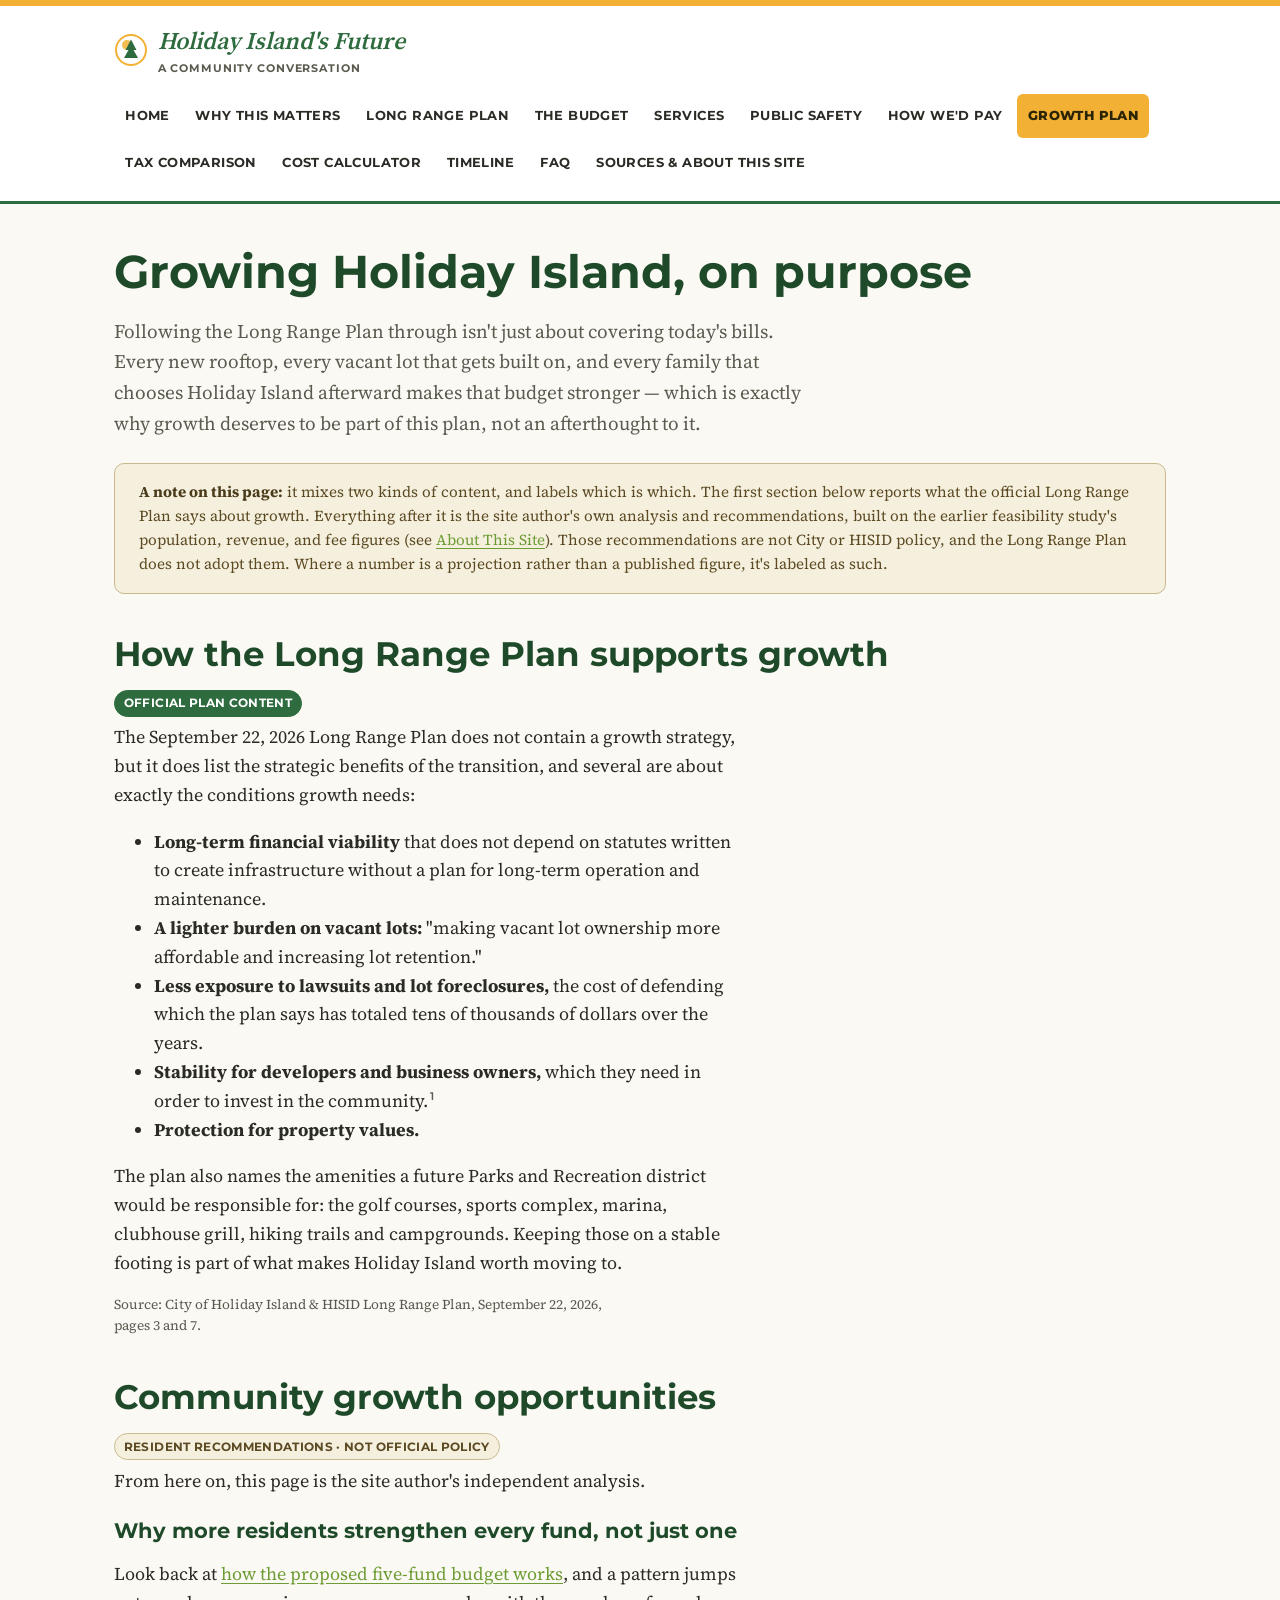
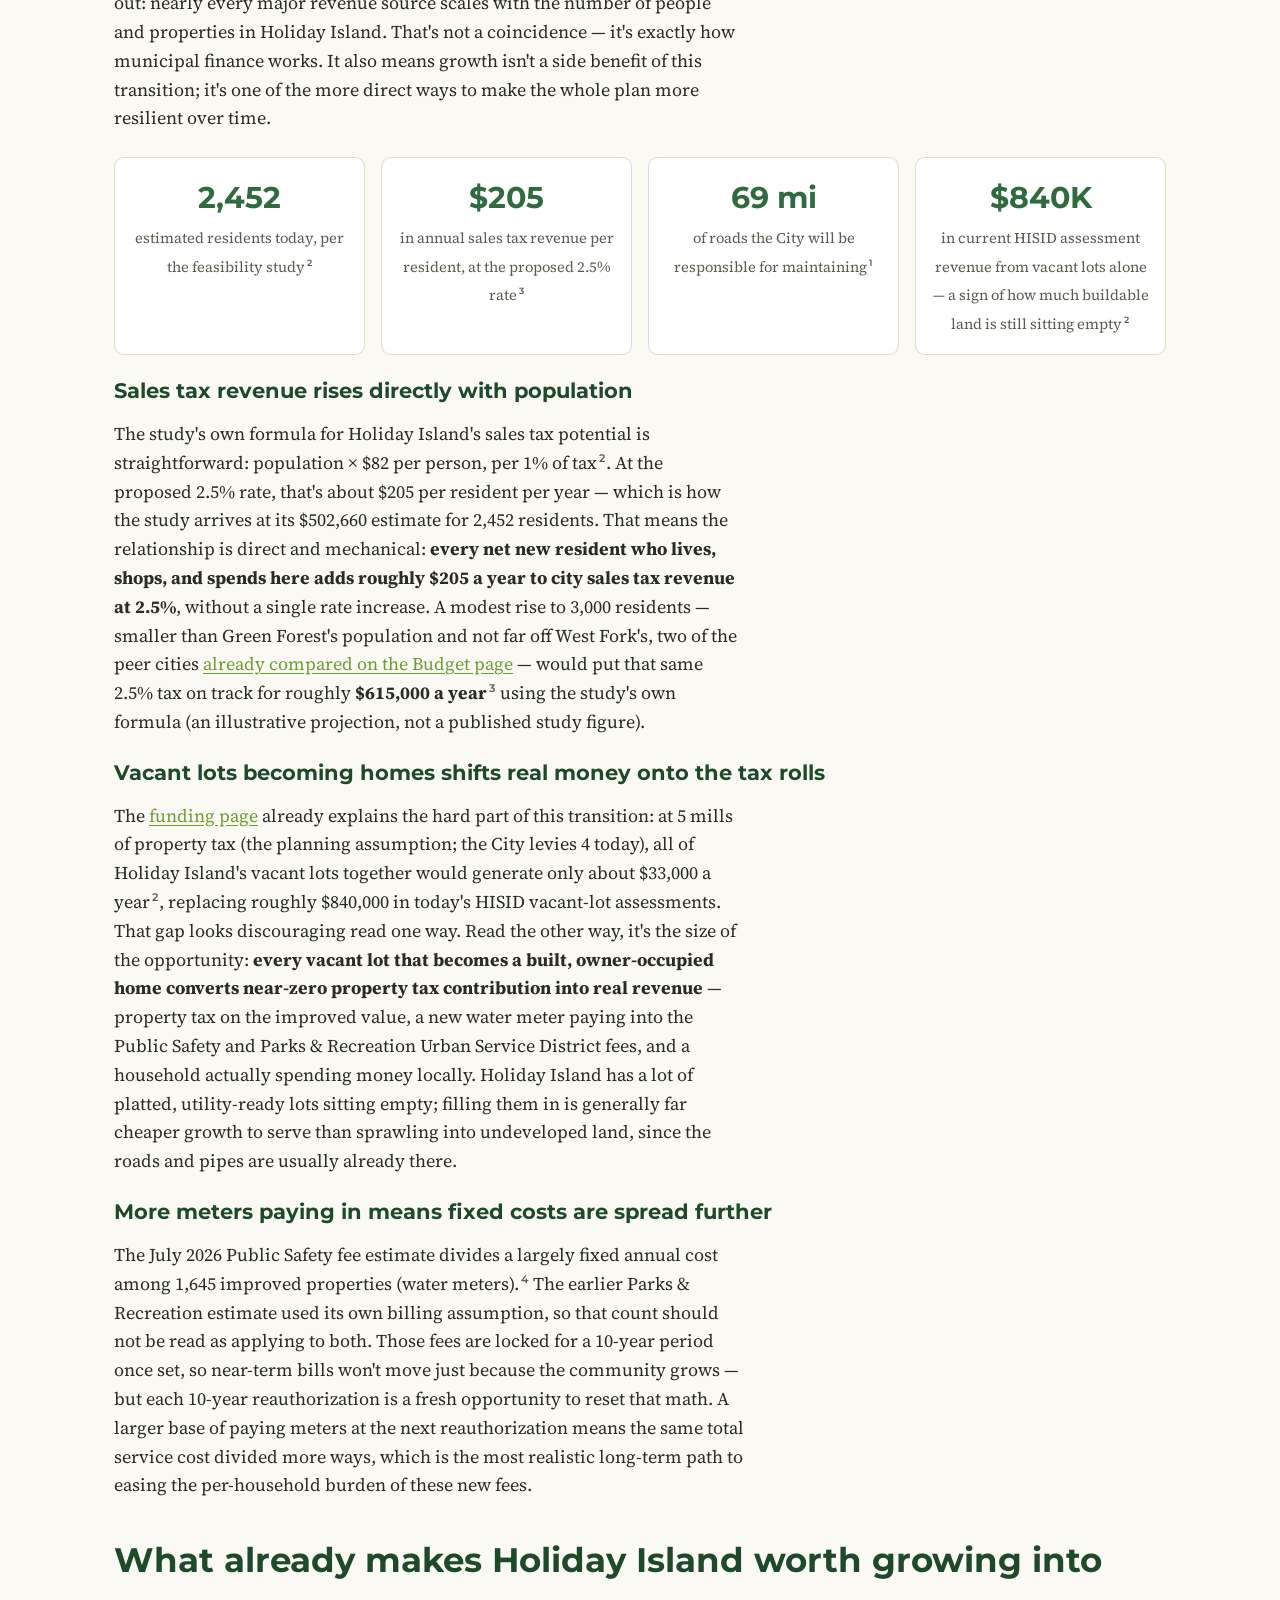
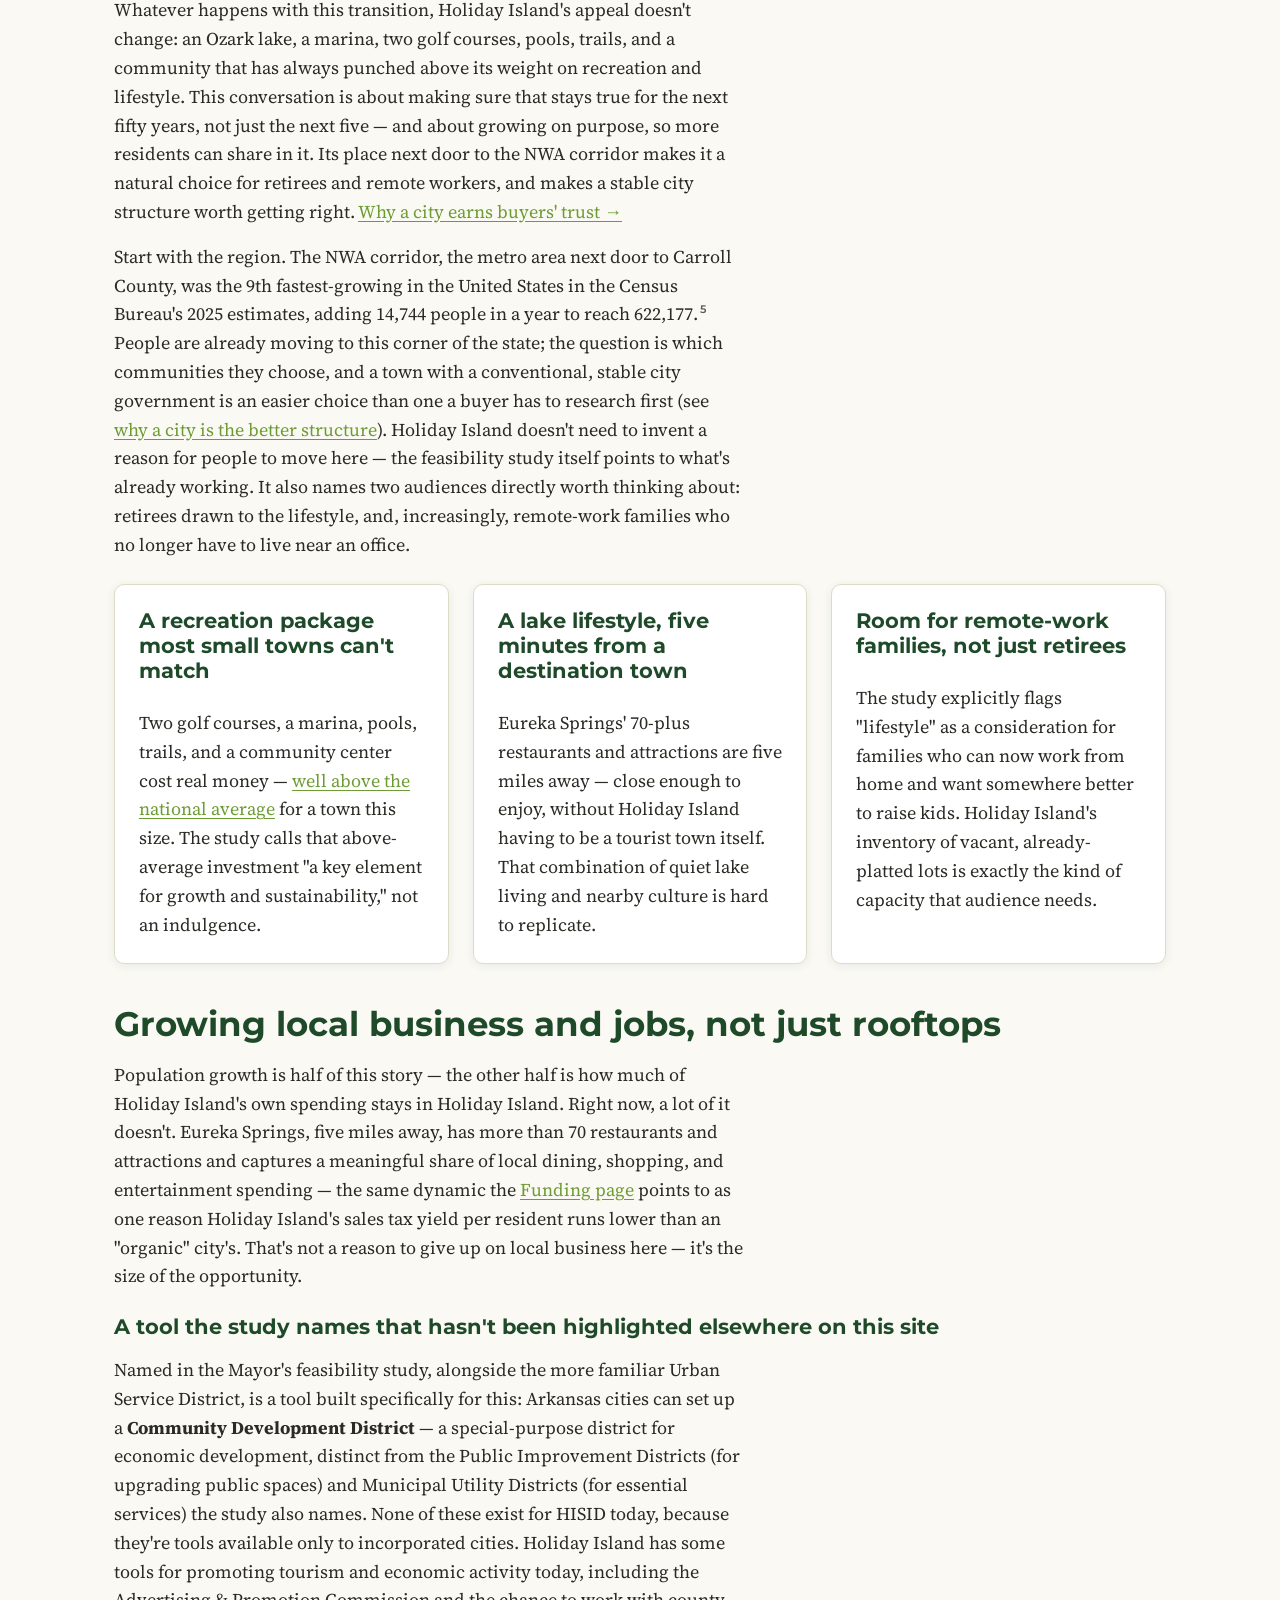
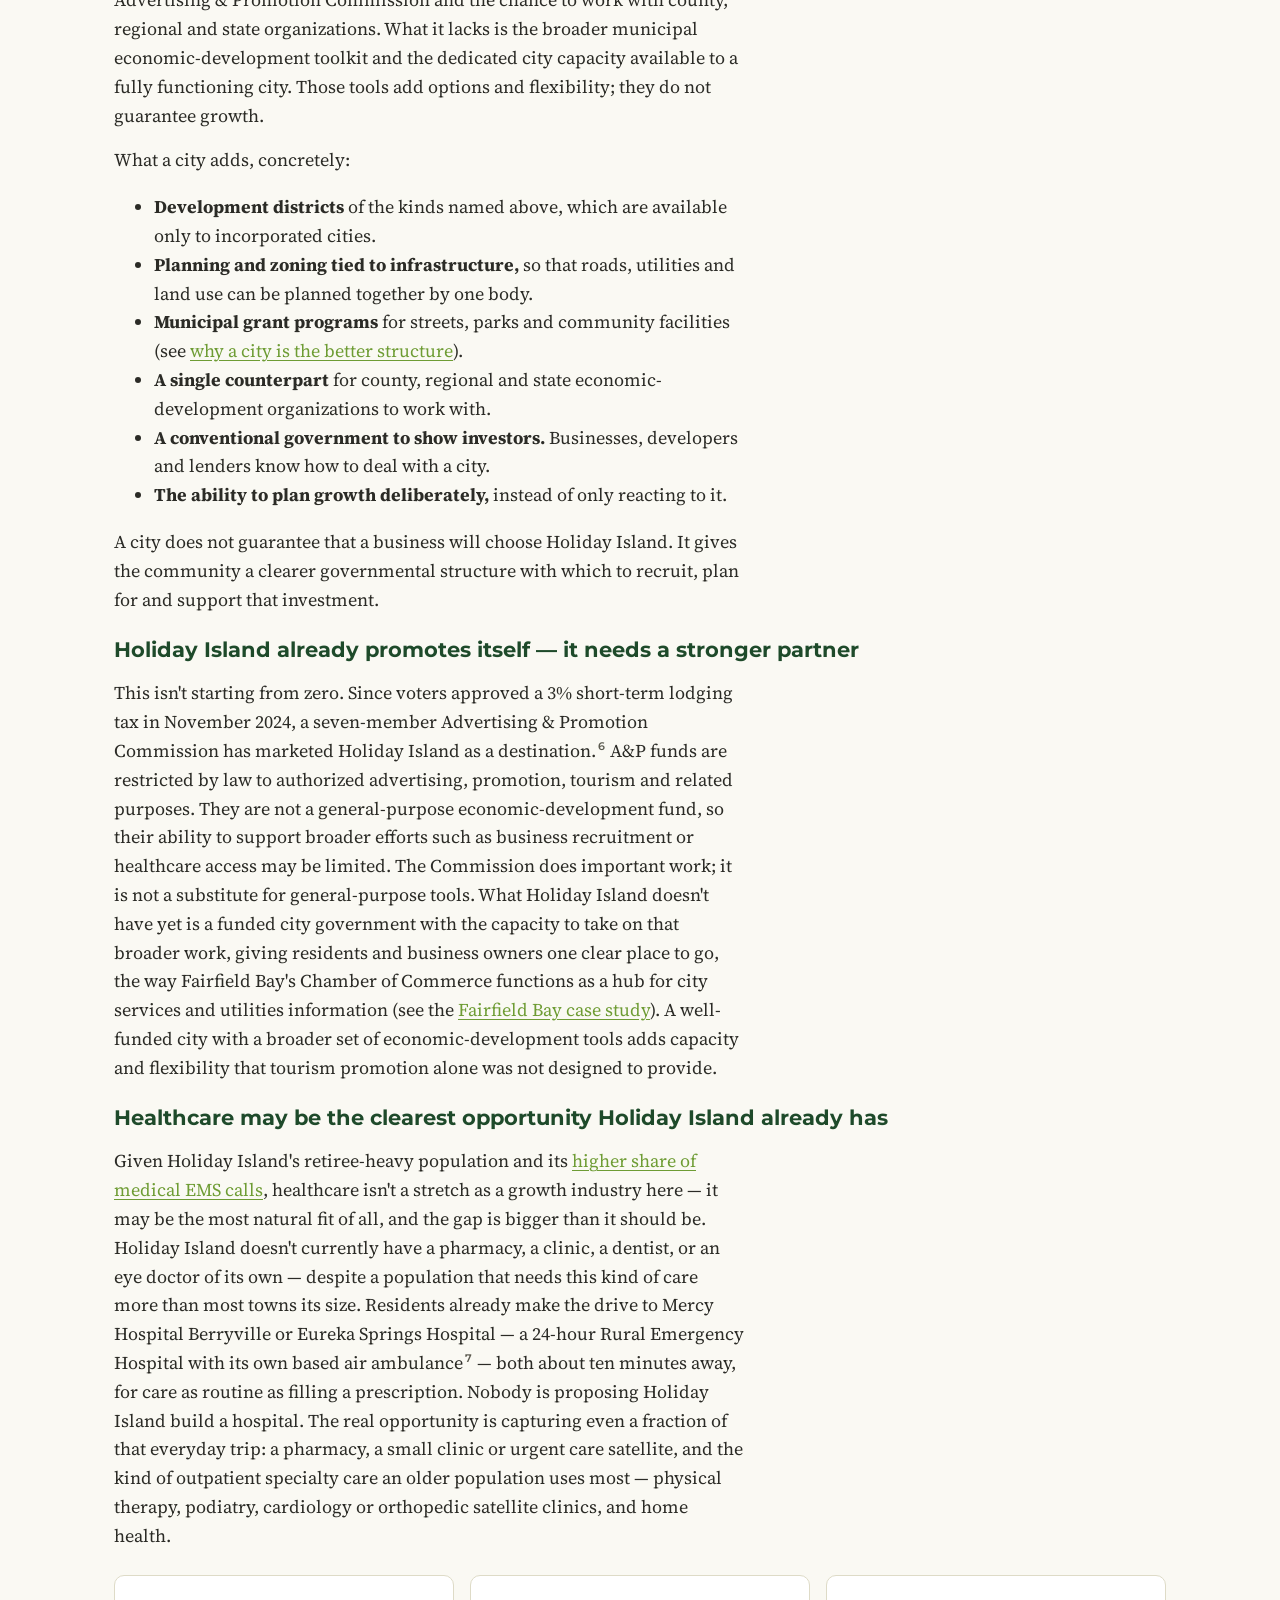
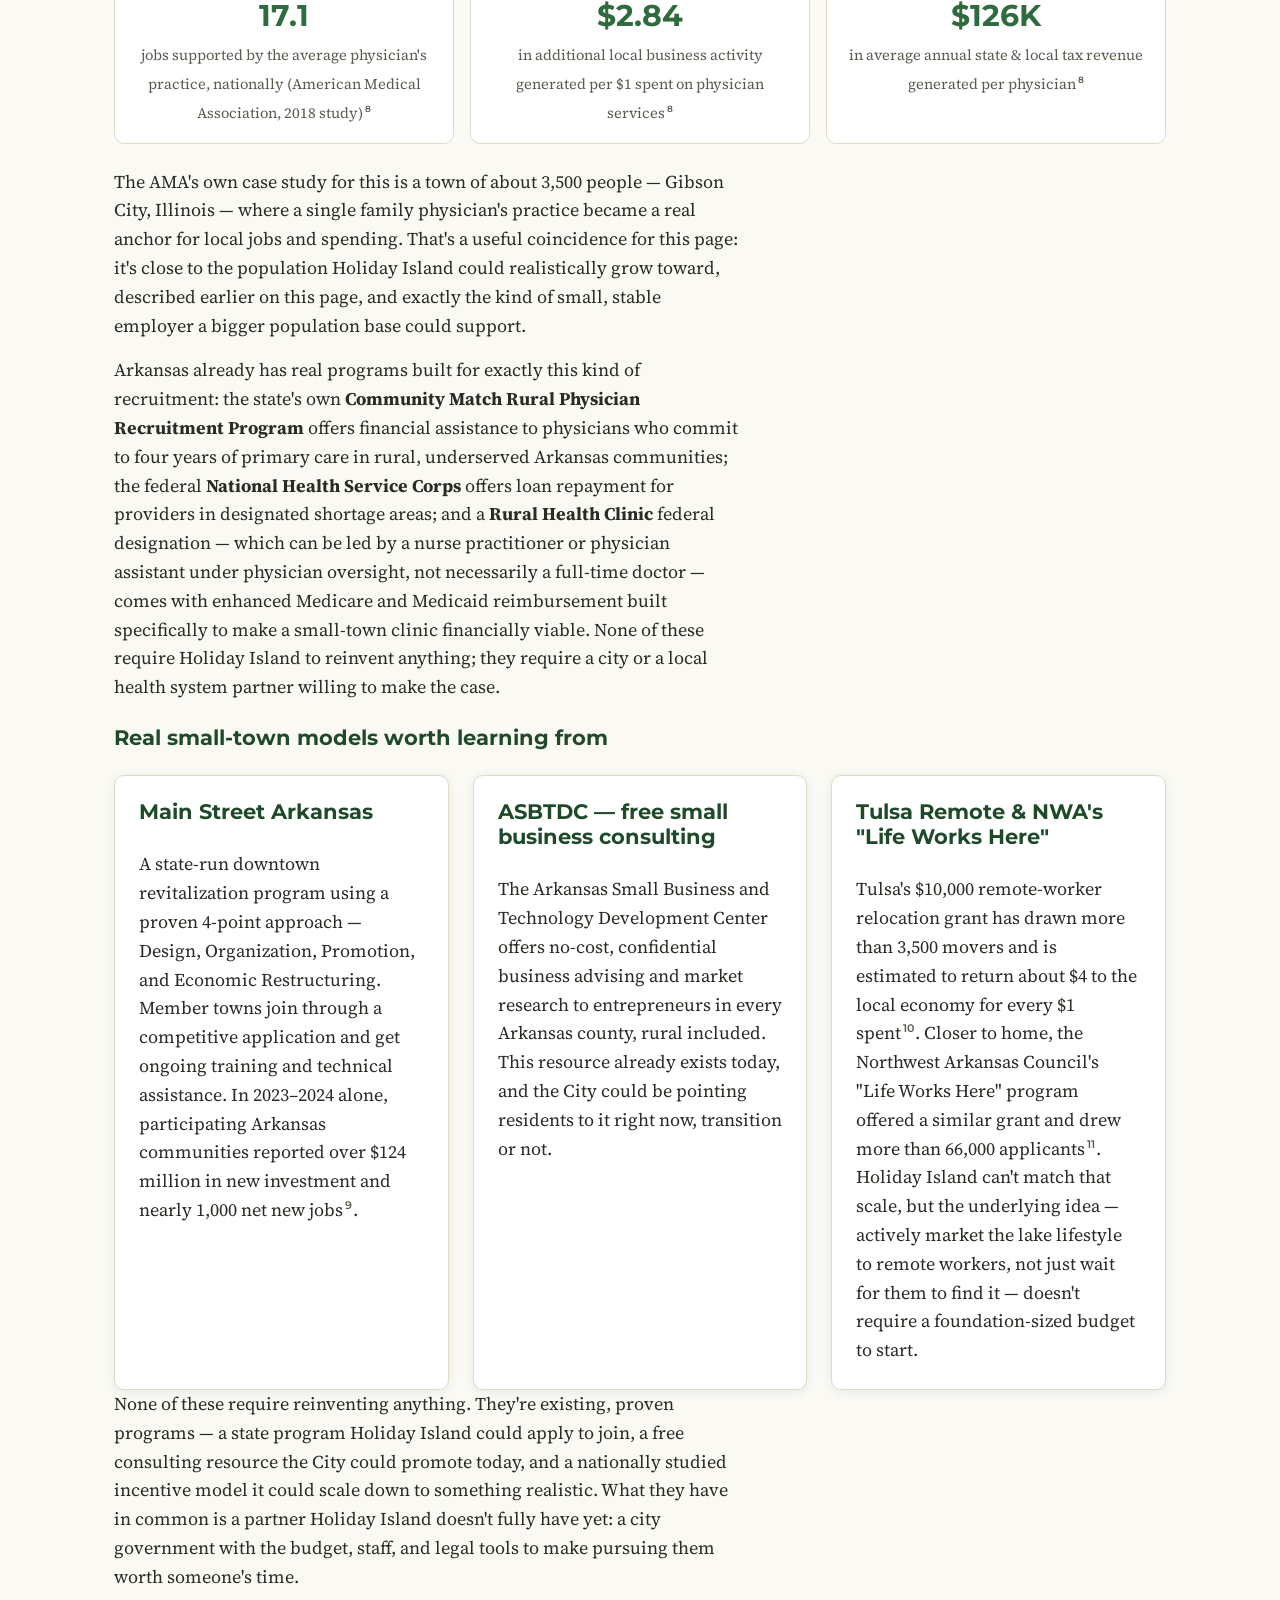
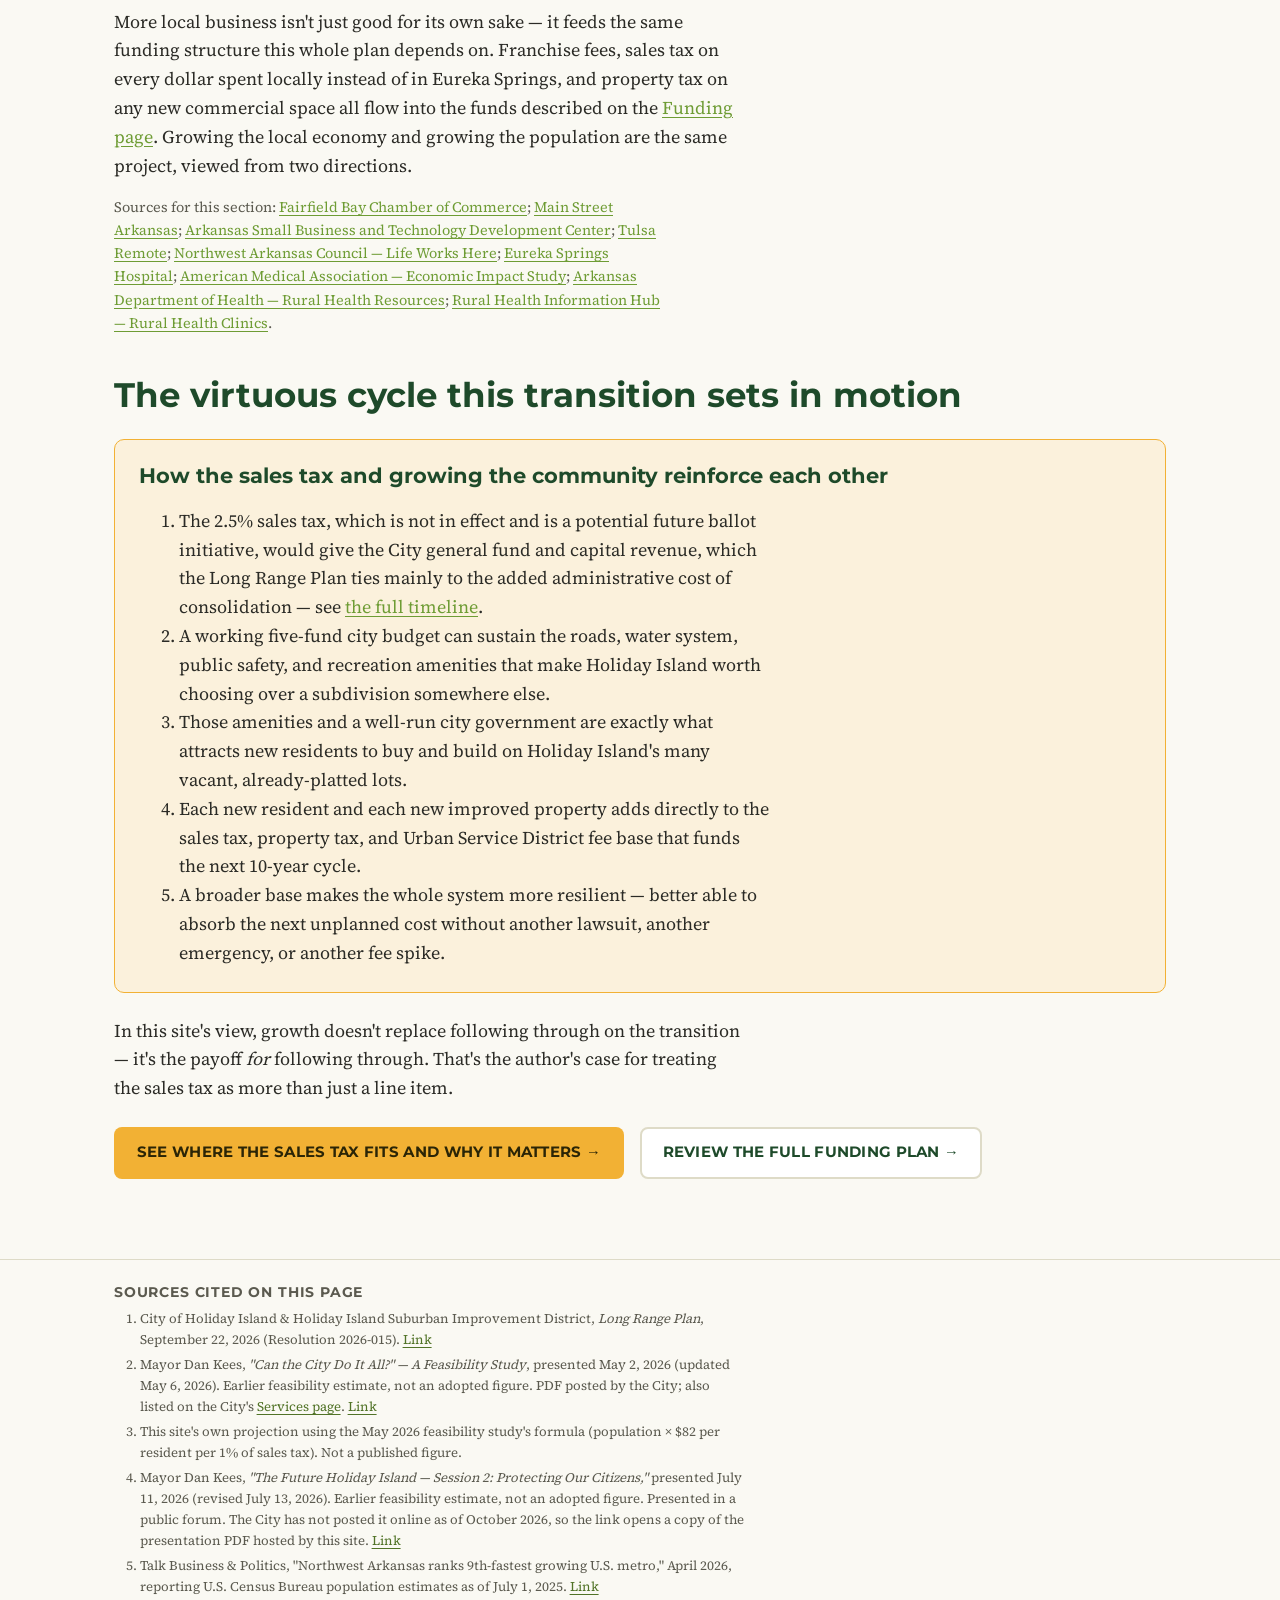
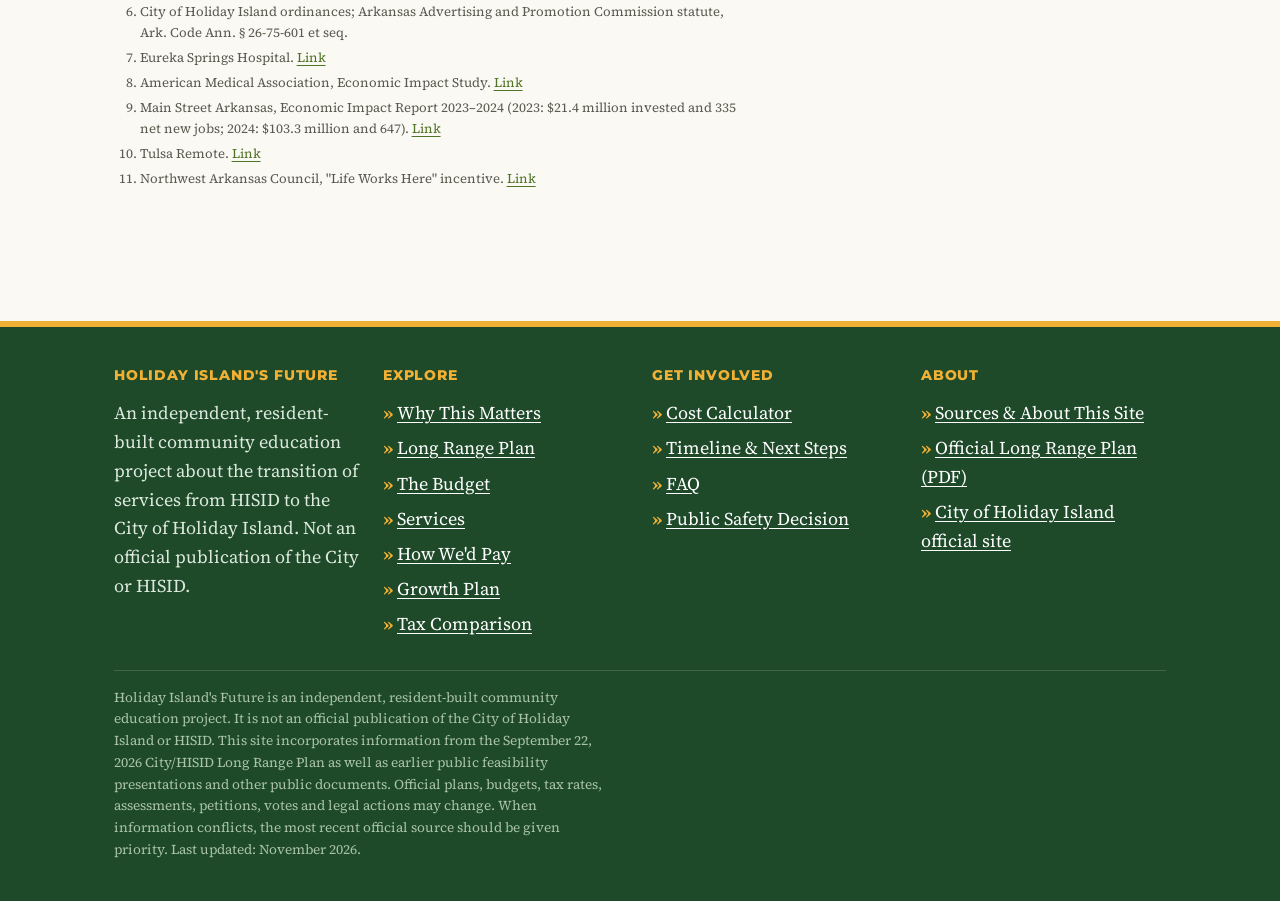
<file: growth-plan.html>
<!DOCTYPE html>
<html lang="en">
<head>
<meta charset="UTF-8">
<meta name="viewport" content="width=device-width, initial-scale=1.0">
<title>A Growth Plan for Holiday Island — Holiday Island's Future</title>
<meta name="description" content="Why more residents, local business growth, and jobs make Holiday Island's transition to a city more sustainable — and how growth and the sales tax reinforce each other.">
<link rel="icon" href="favicon.svg" type="image/svg+xml">
<link rel="stylesheet" href="assets/css/base.css">
<link rel="stylesheet" href="assets/css/components.css">
</head>
<body>
<a class="skip-link" href="#main">Skip to main content</a>
<header class="site-header">
  <div class="container">
    <a class="site-brand" href="index.html">
      <svg width="34" height="34" viewBox="0 0 34 34" aria-hidden="true"><circle cx="17" cy="17" r="15" fill="#fff" stroke="#F2B134" stroke-width="2"/><circle cx="13" cy="12" r="5" fill="#F2B134" opacity="0.85"/><path d="M17 6.5 L22.5 17 L19.5 17 L24 25 L10 25 L14.5 17 L11.5 17 Z" fill="#2E6B3E"/></svg>
      <span>Holiday Island's Future<span class="tag">A community conversation</span></span>
    </a>
    <nav class="site-nav" aria-label="Main">
      <ul>
        <li><a href="index.html">Home</a></li>
        <li><a href="why-transition.html">Why This Matters</a></li>
        <li><a href="long-range-plan.html">Long Range Plan</a></li>
        <li><a href="budget-today.html">The Budget</a></li>
        <li><a href="services.html">Services</a></li>
        <li><a href="public-safety.html">Public Safety</a></li>
        <li><a href="funding.html">How We'd Pay</a></li>
        <li><a href="growth-plan.html" aria-current="page">Growth Plan</a></li>
        <li><a href="tax-comparison.html">Tax Comparison</a></li>
        <li><a href="calculator.html">Cost Calculator</a></li>
        <li><a href="timeline.html">Timeline</a></li>
        <li><a href="faq.html">FAQ</a></li>
        <li><a href="about-this-site.html">Sources &amp; About This Site</a></li>
      </ul>
    </nav>
  </div>
</header>
<script src="assets/js/mobile.js"></script>
<noscript><div class="noscript-note">JavaScript is off in your browser. Every page here still works — only the interactive Cost Calculator needs JavaScript to compute your results.</div></noscript>

<main id="main">
  <section class="section">
    <div class="container">
      <h1>Growing Holiday Island, on purpose</h1>
      <p class="lede">Following the Long Range Plan through isn't just about covering today's bills. Every new rooftop, every vacant lot that gets built on, and every family that chooses Holiday Island afterward makes that budget stronger — which is exactly why growth deserves to be part of this plan, not an afterthought to it.</p>

      <div class="disclaimer">
        <strong>A note on this page:</strong> it mixes two kinds of content, and labels which is which. The first section below reports what the official Long Range Plan says about growth. Everything after it is the site author's own analysis and recommendations, built on the earlier feasibility study's population, revenue, and fee figures (see <a href="about-this-site.html">About This Site</a>). Those recommendations are not City or HISID policy, and the Long Range Plan does not adopt them. Where a number is a projection rather than a published figure, it's labeled as such.
      </div>

      <h2>How the Long Range Plan supports growth</h2>
      <div class="badge-row"><span class="badge badge--decided">Official plan content</span></div>
      <p>The September 22, 2026 Long Range Plan does not contain a growth strategy, but it does list the strategic benefits of the transition, and several are about exactly the conditions growth needs:</p>
      <ul>
        <li><strong>Long-term financial viability</strong> that does not depend on statutes written to create infrastructure without a plan for long-term operation and maintenance.</li>
        <li><strong>A lighter burden on vacant lots:</strong> "making vacant lot ownership more affordable and increasing lot retention."</li>
        <li><strong>Less exposure to lawsuits and lot foreclosures,</strong> the cost of defending which the plan says has totaled tens of thousands of dollars over the years.</li>
        <li><strong>Stability for developers and business owners,</strong> which they need in order to invest in the community.<sup class="cite" data-src="lrp"><a href="#ref-1" aria-label="Source 1">1</a></sup></li>
        <li><strong>Protection for property values.</strong></li>
      </ul>
      <p>The plan also names the amenities a future Parks and Recreation district would be responsible for: the golf courses, sports complex, marina, clubhouse grill, hiking trails and campgrounds. Keeping those on a stable footing is part of what makes Holiday Island worth moving to.</p>
      <p class="source-note">Source: City of Holiday Island &amp; HISID Long Range Plan, September 22, 2026, pages 3 and 7.</p>

      <h2>Community growth opportunities</h2>
      <div class="badge-row"><span class="badge badge--condition">Resident recommendations · not official policy</span></div>
      <p>From here on, this page is the site author's independent analysis.</p>

      <h3>Why more residents strengthen every fund, not just one</h3>
      <p>Look back at <a href="funding.html">how the proposed five-fund budget works</a>, and a pattern jumps out: nearly every major revenue source scales with the number of people and properties in Holiday Island. That's not a coincidence — it's exactly how municipal finance works. It also means growth isn't a side benefit of this transition; it's one of the more direct ways to make the whole plan more resilient over time.</p>

      <div class="stat-grid">
        <div class="stat-tile"><span class="value">2,452</span><span class="label">estimated residents today, per the feasibility study<sup class="cite" data-src="may"><a href="#ref-2" aria-label="Source 2">2</a></sup></span></div>
        <div class="stat-tile"><span class="value">$205</span><span class="label">in annual sales tax revenue per resident, at the proposed 2.5% rate<sup class="cite" data-src="proj"><a href="#ref-3" aria-label="Source 3">3</a></sup></span></div>
        <div class="stat-tile"><span class="value">69 mi</span><span class="label">of roads the City will be responsible for maintaining<sup class="cite" data-src="lrp"><a href="#ref-1" aria-label="Source 1">1</a></sup></span></div>
        <div class="stat-tile"><span class="value">$840K</span><span class="label">in current HISID assessment revenue from vacant lots alone — a sign of how much buildable land is still sitting empty<sup class="cite" data-src="may"><a href="#ref-2" aria-label="Source 2">2</a></sup></span></div>
      </div>

      <h3>Sales tax revenue rises directly with population</h3>
      <p>The study's own formula for Holiday Island's sales tax potential is straightforward: population × $82 per person, per 1% of tax<sup class="cite" data-src="may"><a href="#ref-2" aria-label="Source 2">2</a></sup>. At the proposed 2.5% rate, that's about $205 per resident per year — which is how the study arrives at its $502,660 estimate for 2,452 residents. That means the relationship is direct and mechanical: <strong>every net new resident who lives, shops, and spends here adds roughly $205 a year to city sales tax revenue at 2.5%</strong>, without a single rate increase. A modest rise to 3,000 residents — smaller than Green Forest's population and not far off West Fork's, two of the peer cities <a href="budget-today.html">already compared on the Budget page</a> — would put that same 2.5% tax on track for roughly <strong>$615,000 a year</strong><sup class="cite" data-src="proj"><a href="#ref-3" aria-label="Source 3">3</a></sup> using the study's own formula (an illustrative projection, not a published study figure).</p>

      <h3>Vacant lots becoming homes shifts real money onto the tax rolls</h3>
      <p>The <a href="funding.html">funding page</a> already explains the hard part of this transition: at 5 mills of property tax (the planning assumption; the City levies 4 today), all of Holiday Island's vacant lots together would generate only about $33,000 a year<sup class="cite" data-src="may"><a href="#ref-2" aria-label="Source 2">2</a></sup>, replacing roughly $840,000 in today's HISID vacant-lot assessments. That gap looks discouraging read one way. Read the other way, it's the size of the opportunity: <strong>every vacant lot that becomes a built, owner-occupied home converts near-zero property tax contribution into real revenue</strong> — property tax on the improved value, a new water meter paying into the Public Safety and Parks &amp; Recreation Urban Service District fees, and a household actually spending money locally. Holiday Island has a lot of platted, utility-ready lots sitting empty; filling them in is generally far cheaper growth to serve than sprawling into undeveloped land, since the roads and pipes are usually already there.</p>

      <h3>More meters paying in means fixed costs are spread further</h3>
      <p>The July 2026 Public Safety fee estimate divides a largely fixed annual cost among 1,645 improved properties (water meters).<sup class="cite" data-src="july"><a href="#ref-4" aria-label="Source 4">4</a></sup> The earlier Parks &amp; Recreation estimate used its own billing assumption, so that count should not be read as applying to both. Those fees are locked for a 10-year period once set, so near-term bills won't move just because the community grows — but each 10-year reauthorization is a fresh opportunity to reset that math. A larger base of paying meters at the next reauthorization means the same total service cost divided more ways, which is the most realistic long-term path to easing the per-household burden of these new fees.</p>

      <h2>What already makes Holiday Island worth growing into</h2>
      <p>Whatever happens with this transition, Holiday Island's appeal doesn't change: an Ozark lake, a marina, two golf courses, pools, trails, and a community that has always punched above its weight on recreation and lifestyle. This conversation is about making sure that stays true for the next fifty years, not just the next five — and about growing on purpose, so more residents can share in it. Its place next door to the NWA corridor makes it a natural choice for retirees and remote workers, and makes a stable city structure worth getting right. <a href="why-transition.html#city-vs-sid">Why a city earns buyers' trust →</a></p>
      <p>Start with the region. The NWA corridor, the metro area next door to Carroll County, was the 9th fastest-growing in the United States in the Census Bureau's 2025 estimates, adding 14,744 people in a year to reach 622,177.<sup class="cite" data-src="nwa"><a href="#ref-5" aria-label="Source 5">5</a></sup> People are already moving to this corner of the state; the question is which communities they choose, and a town with a conventional, stable city government is an easier choice than one a buyer has to research first (see <a href="why-transition.html#city-vs-sid">why a city is the better structure</a>). Holiday Island doesn't need to invent a reason for people to move here — the feasibility study itself points to what's already working. It also names two audiences directly worth thinking about: retirees drawn to the lifestyle, and, increasingly, remote-work families who no longer have to live near an office.</p>
      <div class="card-grid">
        <div class="card">
          <h3>A recreation package most small towns can't match</h3>
          <p>Two golf courses, a marina, pools, trails, and a community center cost real money — <a href="services.html#parks">well above the national average</a> for a town this size. The study calls that above-average investment "a key element for growth and sustainability," not an indulgence.</p>
        </div>
        <div class="card">
          <h3>A lake lifestyle, five minutes from a destination town</h3>
          <p>Eureka Springs' 70-plus restaurants and attractions are five miles away — close enough to enjoy, without Holiday Island having to be a tourist town itself. That combination of quiet lake living and nearby culture is hard to replicate.</p>
        </div>
        <div class="card">
          <h3>Room for remote-work families, not just retirees</h3>
          <p>The study explicitly flags "lifestyle" as a consideration for families who can now work from home and want somewhere better to raise kids. Holiday Island's inventory of vacant, already-platted lots is exactly the kind of capacity that audience needs.</p>
        </div>
      </div>

      <h2>Growing local business and jobs, not just rooftops</h2>
      <p>Population growth is half of this story — the other half is how much of Holiday Island's own spending stays in Holiday Island. Right now, a lot of it doesn't. Eureka Springs, five miles away, has more than 70 restaurants and attractions and captures a meaningful share of local dining, shopping, and entertainment spending — the same dynamic the <a href="funding.html">Funding page</a> points to as one reason Holiday Island's sales tax yield per resident runs lower than an "organic" city's. That's not a reason to give up on local business here — it's the size of the opportunity.</p>

      <h3>A tool the study names that hasn't been highlighted elsewhere on this site</h3>
      <p>Named in the Mayor's feasibility study, alongside the more familiar Urban Service District, is a tool built specifically for this: Arkansas cities can set up a <strong>Community Development District</strong> — a special-purpose district for economic development, distinct from the Public Improvement Districts (for upgrading public spaces) and Municipal Utility Districts (for essential services) the study also names. None of these exist for HISID today, because they're tools available only to incorporated cities. Holiday Island has some tools for promoting tourism and economic activity today, including the Advertising &amp; Promotion Commission and the chance to work with county, regional and state organizations. What it lacks is the broader municipal economic-development toolkit and the dedicated city capacity available to a fully functioning city. Those tools add options and flexibility; they do not guarantee growth.</p>
      <p>What a city adds, concretely:</p>
      <ul>
        <li><strong>Development districts</strong> of the kinds named above, which are available only to incorporated cities.</li>
        <li><strong>Planning and zoning tied to infrastructure,</strong> so that roads, utilities and land use can be planned together by one body.</li>
        <li><strong>Municipal grant programs</strong> for streets, parks and community facilities (see <a href="why-transition.html#city-vs-sid">why a city is the better structure</a>).</li>
        <li><strong>A single counterpart</strong> for county, regional and state economic-development organizations to work with.</li>
        <li><strong>A conventional government to show investors.</strong> Businesses, developers and lenders know how to deal with a city.</li>
        <li><strong>The ability to plan growth deliberately,</strong> instead of only reacting to it.</li>
      </ul>
      <p>A city does not guarantee that a business will choose Holiday Island. It gives the community a clearer governmental structure with which to recruit, plan for and support that investment.</p>

      <h3>Holiday Island already promotes itself — it needs a stronger partner</h3>
      <p>This isn't starting from zero. Since voters approved a 3% short-term lodging tax in November 2024, a seven-member Advertising &amp; Promotion Commission has marketed Holiday Island as a destination.<sup class="cite" data-src="ap"><a href="#ref-6" aria-label="Source 6">6</a></sup> A&amp;P funds are restricted by law to authorized advertising, promotion, tourism and related purposes. They are not a general-purpose economic-development fund, so their ability to support broader efforts such as business recruitment or healthcare access may be limited. The Commission does important work; it is not a substitute for general-purpose tools. What Holiday Island doesn't have yet is a funded city government with the capacity to take on that broader work, giving residents and business owners one clear place to go, the way Fairfield Bay's Chamber of Commerce functions as a hub for city services and utilities information (see the <a href="tax-comparison.html">Fairfield Bay case study</a>). A well-funded city with a broader set of economic-development tools adds capacity and flexibility that tourism promotion alone was not designed to provide.</p>

      <h3>Healthcare may be the clearest opportunity Holiday Island already has</h3>
      <p>Given Holiday Island's retiree-heavy population and its <a href="services.html#fire">higher share of medical EMS calls</a>, healthcare isn't a stretch as a growth industry here — it may be the most natural fit of all, and the gap is bigger than it should be. Holiday Island doesn't currently have a pharmacy, a clinic, a dentist, or an eye doctor of its own — despite a population that needs this kind of care more than most towns its size. Residents already make the drive to Mercy Hospital Berryville or Eureka Springs Hospital — a 24-hour Rural Emergency Hospital with its own based air ambulance<sup class="cite" data-src="esh"><a href="#ref-7" aria-label="Source 7">7</a></sup> — both about ten minutes away, for care as routine as filling a prescription. Nobody is proposing Holiday Island build a hospital. The real opportunity is capturing even a fraction of that everyday trip: a pharmacy, a small clinic or urgent care satellite, and the kind of outpatient specialty care an older population uses most — physical therapy, podiatry, cardiology or orthopedic satellite clinics, and home health.</p>

      <div class="stat-grid">
        <div class="stat-tile"><span class="value">17.1</span><span class="label">jobs supported by the average physician's practice, nationally (American Medical Association, 2018 study)<sup class="cite" data-src="ama"><a href="#ref-8" aria-label="Source 8">8</a></sup></span></div>
        <div class="stat-tile"><span class="value">$2.84</span><span class="label">in additional local business activity generated per $1 spent on physician services<sup class="cite" data-src="ama"><a href="#ref-8" aria-label="Source 8">8</a></sup></span></div>
        <div class="stat-tile"><span class="value">$126K</span><span class="label">in average annual state &amp; local tax revenue generated per physician<sup class="cite" data-src="ama"><a href="#ref-8" aria-label="Source 8">8</a></sup></span></div>
      </div>

      <p>The AMA's own case study for this is a town of about 3,500 people — Gibson City, Illinois — where a single family physician's practice became a real anchor for local jobs and spending. That's a useful coincidence for this page: it's close to the population Holiday Island could realistically grow toward, described earlier on this page, and exactly the kind of small, stable employer a bigger population base could support.</p>

      <p>Arkansas already has real programs built for exactly this kind of recruitment: the state's own <strong>Community Match Rural Physician Recruitment Program</strong> offers financial assistance to physicians who commit to four years of primary care in rural, underserved Arkansas communities; the federal <strong>National Health Service Corps</strong> offers loan repayment for providers in designated shortage areas; and a <strong>Rural Health Clinic</strong> federal designation — which can be led by a nurse practitioner or physician assistant under physician oversight, not necessarily a full-time doctor — comes with enhanced Medicare and Medicaid reimbursement built specifically to make a small-town clinic financially viable. None of these require Holiday Island to reinvent anything; they require a city or a local health system partner willing to make the case.</p>

      <h3>Real small-town models worth learning from</h3>
      <div class="card-grid">
        <div class="card">
          <h3>Main Street Arkansas</h3>
          <p>A state-run downtown revitalization program using a proven 4-point approach — Design, Organization, Promotion, and Economic Restructuring. Member towns join through a competitive application and get ongoing training and technical assistance. In 2023–2024 alone, participating Arkansas communities reported over $124 million in new investment and nearly 1,000 net new jobs<sup class="cite" data-src="mainstreet"><a href="#ref-9" aria-label="Source 9">9</a></sup>.</p>
        </div>
        <div class="card">
          <h3>ASBTDC — free small business consulting</h3>
          <p>The Arkansas Small Business and Technology Development Center offers no-cost, confidential business advising and market research to entrepreneurs in every Arkansas county, rural included. This resource already exists today, and the City could be pointing residents to it right now, transition or not.</p>
        </div>
        <div class="card">
          <h3>Tulsa Remote &amp; NWA's "Life Works Here"</h3>
          <p>Tulsa's $10,000 remote-worker relocation grant has drawn more than 3,500 movers and is estimated to return about $4 to the local economy for every $1 spent<sup class="cite" data-src="tulsa"><a href="#ref-10" aria-label="Source 10">10</a></sup>. Closer to home, the Northwest Arkansas Council's "Life Works Here" program offered a similar grant and drew more than 66,000 applicants<sup class="cite" data-src="nwalwh"><a href="#ref-11" aria-label="Source 11">11</a></sup>. Holiday Island can't match that scale, but the underlying idea — actively market the lake lifestyle to remote workers, not just wait for them to find it — doesn't require a foundation-sized budget to start.</p>
        </div>
      </div>
      <p>None of these require reinventing anything. They're existing, proven programs — a state program Holiday Island could apply to join, a free consulting resource the City could promote today, and a nationally studied incentive model it could scale down to something realistic. What they have in common is a partner Holiday Island doesn't fully have yet: a city government with the budget, staff, and legal tools to make pursuing them worth someone's time.</p>
      <p>More local business isn't just good for its own sake — it feeds the same funding structure this whole plan depends on. Franchise fees, sales tax on every dollar spent locally instead of in Eureka Springs, and property tax on any new commercial space all flow into the funds described on the <a href="funding.html">Funding page</a>. Growing the local economy and growing the population are the same project, viewed from two directions.</p>
      <p style="font-size:0.9rem; color:var(--color-text-muted);">Sources for this section: <a href="https://www.ffbchamber.com/" target="_blank" rel="noopener">Fairfield Bay Chamber of Commerce</a>; <a href="https://www.arkansasheritage.com/mainstreet-arkansas/main-street-arkansas" target="_blank" rel="noopener">Main Street Arkansas</a>; <a href="https://asbtdc.org/about-the-asbtdc/" target="_blank" rel="noopener">Arkansas Small Business and Technology Development Center</a>; <a href="https://www.tulsaremote.com/" target="_blank" rel="noopener">Tulsa Remote</a>; <a href="https://findingnwa.com/incentive/" target="_blank" rel="noopener">Northwest Arkansas Council — Life Works Here</a>; <a href="https://www.eurekaspringshospital.com/" target="_blank" rel="noopener">Eureka Springs Hospital</a>; <a href="https://www.ama-assn.org/about/ama-research/economic-impact-study" target="_blank" rel="noopener">American Medical Association — Economic Impact Study</a>; <a href="https://healthy.arkansas.gov/programs-services/prevention-healthy-living/rural-health-primary-care/rural-health-resources-news/" target="_blank" rel="noopener">Arkansas Department of Health — Rural Health Resources</a>; <a href="https://www.ruralhealthinfo.org/topics/rural-health-clinics" target="_blank" rel="noopener">Rural Health Information Hub — Rural Health Clinics</a>.</p>

      <h2>The virtuous cycle this transition sets in motion</h2>
      <div class="callout callout--accent">
        <h3>How the sales tax and growing the community reinforce each other</h3>
        <ol style="margin-bottom:0;">
          <li>The 2.5% sales tax, which is not in effect and is a potential future ballot initiative, would give the City general fund and capital revenue, which the Long Range Plan ties mainly to the added administrative cost of consolidation — see <a href="timeline.html">the full timeline</a>.</li>
          <li>A working five-fund city budget can sustain the roads, water system, public safety, and recreation amenities that make Holiday Island worth choosing over a subdivision somewhere else.</li>
          <li>Those amenities and a well-run city government are exactly what attracts new residents to buy and build on Holiday Island's many vacant, already-platted lots.</li>
          <li>Each new resident and each new improved property adds directly to the sales tax, property tax, and Urban Service District fee base that funds the next 10-year cycle.</li>
          <li>A broader base makes the whole system more resilient — better able to absorb the next unplanned cost without another lawsuit, another emergency, or another fee spike.</li>
        </ol>
      </div>
      <p>In this site's view, growth doesn't replace following through on the transition — it's the payoff <em>for</em> following through. That's the author's case for treating the sales tax as more than just a line item.</p>

      <div class="hero-actions">
        <a class="btn btn-primary" href="timeline.html#sales-tax">See where the sales tax fits and why it matters →</a>
        <a class="btn btn-quiet" href="funding.html">Review the full funding plan →</a>
      </div>
    </div>
  </section>
  <!-- refs:start -->
  <section class="references" id="references" aria-labelledby="references-heading">
    <div class="container">
      <h2 id="references-heading">Sources cited on this page</h2>
      <ol>
        <li id="ref-1">City of Holiday Island &amp; Holiday Island Suburban Improvement District, <em>Long Range Plan</em>, September 22, 2026 (Resolution 2026-015). <a href="https://drive.google.com/file/d/1ul3-1l40UpRCqN19zxTP7dAHxp4odrPl/view" target="_blank" rel="noopener">Link</a></li>
        <li id="ref-2">Mayor Dan Kees, <em>"Can the City Do It All?" — A Feasibility Study</em>, presented May 2, 2026 (updated May 6, 2026). Earlier feasibility estimate, not an adopted figure. PDF posted by the City; also listed on the City's <a href="https://www.cityofholidayisland.com/services-1" target="_blank" rel="noopener">Services page</a>. <a href="https://drive.google.com/file/d/1cW_t89j97DmD1tYG5C-fjrrJwmnLW6jU/view" target="_blank" rel="noopener">Link</a></li>
        <li id="ref-3">This site's own projection using the May 2026 feasibility study's formula (population × $82 per resident per 1% of sales tax). Not a published figure.</li>
        <li id="ref-4">Mayor Dan Kees, <em>"The Future Holiday Island — Session 2: Protecting Our Citizens,"</em> presented July 11, 2026 (revised July 13, 2026). Earlier feasibility estimate, not an adopted figure. Presented in a public forum. The City has not posted it online as of October 2026, so the link opens a copy of the presentation PDF hosted by this site. <a href="docs/sources/public-safety-presentation-2026-07-11.pdf" target="_blank" rel="noopener">Link</a></li>
        <li id="ref-5">Talk Business &amp; Politics, "Northwest Arkansas ranks 9th-fastest growing U.S. metro," April 2026, reporting U.S. Census Bureau population estimates as of July 1, 2025. <a href="https://talkbusiness.net/2026/04/northwest-arkansas-ranks-9th-fastest-growing-u-s-metro-first-time-in-top-10-since-at-least-2020/" target="_blank" rel="noopener">Link</a></li>
        <li id="ref-6">City of Holiday Island ordinances; Arkansas Advertising and Promotion Commission statute, Ark. Code Ann. § 26-75-601 et seq.</li>
        <li id="ref-7">Eureka Springs Hospital. <a href="https://www.eurekaspringshospital.com/" target="_blank" rel="noopener">Link</a></li>
        <li id="ref-8">American Medical Association, Economic Impact Study. <a href="https://www.ama-assn.org/about/ama-research/economic-impact-study" target="_blank" rel="noopener">Link</a></li>
        <li id="ref-9">Main Street Arkansas, Economic Impact Report 2023–2024 (2023: $21.4 million invested and 335 net new jobs; 2024: $103.3 million and 647). <a href="https://www.arkansasheritage.com/docs/default-source/default-document-library/msa-economic-impact-report-2023-2024.pdf" target="_blank" rel="noopener">Link</a></li>
        <li id="ref-10">Tulsa Remote. <a href="https://www.tulsaremote.com/" target="_blank" rel="noopener">Link</a></li>
        <li id="ref-11">Northwest Arkansas Council, "Life Works Here" incentive. <a href="https://findingnwa.com/incentive/" target="_blank" rel="noopener">Link</a></li>
      </ol>
    </div>
  </section>
  <!-- refs:end -->
</main>

<footer class="site-footer">
  <div class="container">
    <div class="footer-grid">
      <div>
        <h4>Holiday Island's Future</h4>
        <p>An independent, resident-built community education project about the transition of services from HISID to the City of Holiday Island. Not an official publication of the City or HISID.</p>
      </div>
      <div>
        <h4>Explore</h4>
        <ul>
          <li><a href="why-transition.html">Why This Matters</a></li>
          <li><a href="long-range-plan.html">Long Range Plan</a></li>
          <li><a href="budget-today.html">The Budget</a></li>
          <li><a href="services.html">Services</a></li>
          <li><a href="funding.html">How We'd Pay</a></li>
          <li><a href="growth-plan.html">Growth Plan</a></li>
          <li><a href="tax-comparison.html">Tax Comparison</a></li>
        </ul>
      </div>
      <div>
        <h4>Get Involved</h4>
        <ul>
          <li><a href="calculator.html">Cost Calculator</a></li>
          <li><a href="timeline.html">Timeline &amp; Next Steps</a></li>
          <li><a href="faq.html">FAQ</a></li>
          <li><a href="public-safety.html">Public Safety Decision</a></li>
        </ul>
      </div>
      <div>
        <h4>About</h4>
        <ul>
          <li><a href="about-this-site.html">Sources &amp; About This Site</a></li>
          <li><a href="https://drive.google.com/file/d/1ul3-1l40UpRCqN19zxTP7dAHxp4odrPl/view" target="_blank" rel="noopener">Official Long Range Plan (PDF)</a></li>
          <li><a href="https://www.cityofholidayisland.com" target="_blank" rel="noopener">City of Holiday Island official site</a></li>
        </ul>
      </div>
    </div>
    <div class="footer-bottom">
      <p>Holiday Island's Future is an independent, resident-built community education project. It is not an official publication of the City of Holiday Island or HISID. This site incorporates information from the September 22, 2026 City/HISID Long Range Plan as well as earlier public feasibility presentations and other public documents. Official plans, budgets, tax rates, assessments, petitions, votes and legal actions may change. When information conflicts, the most recent official source should be given priority. Last updated: November 2026.</p>
    </div>
  </div>
</footer>
</body>
</html>
</file>
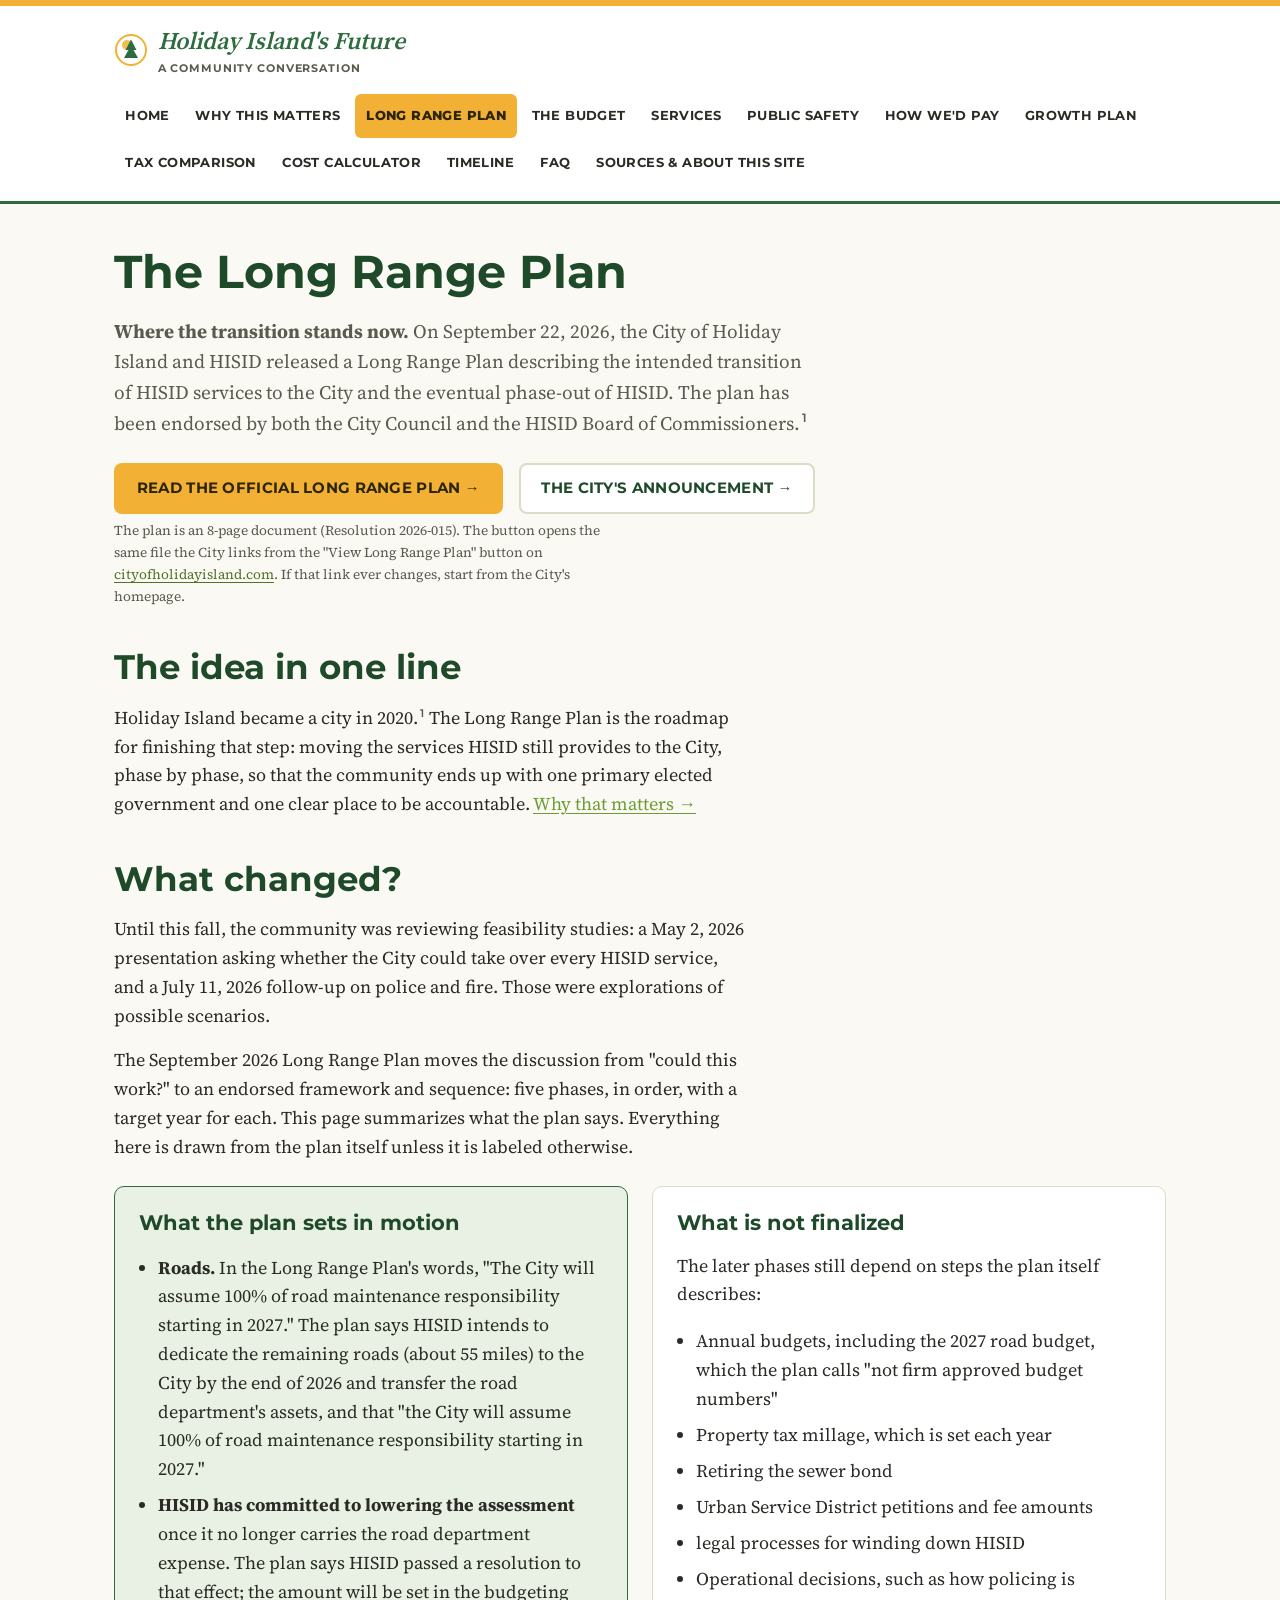
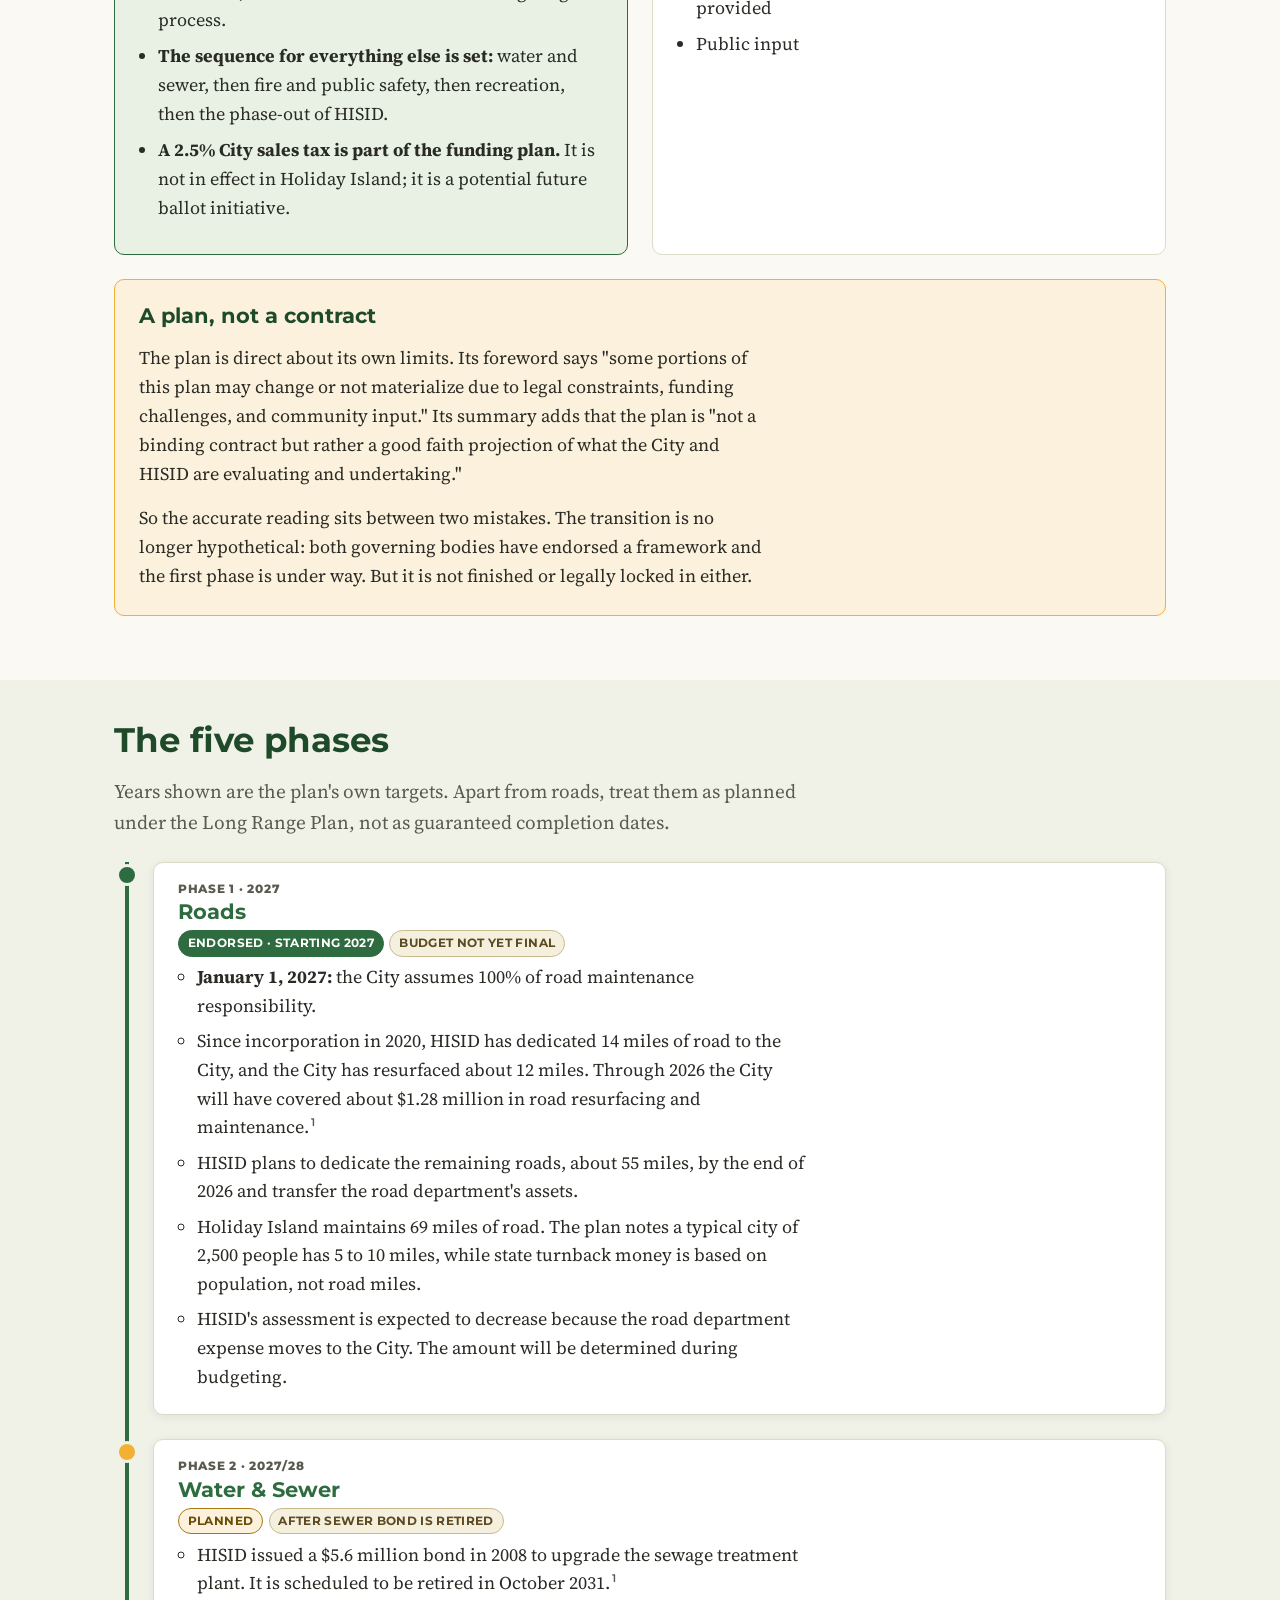
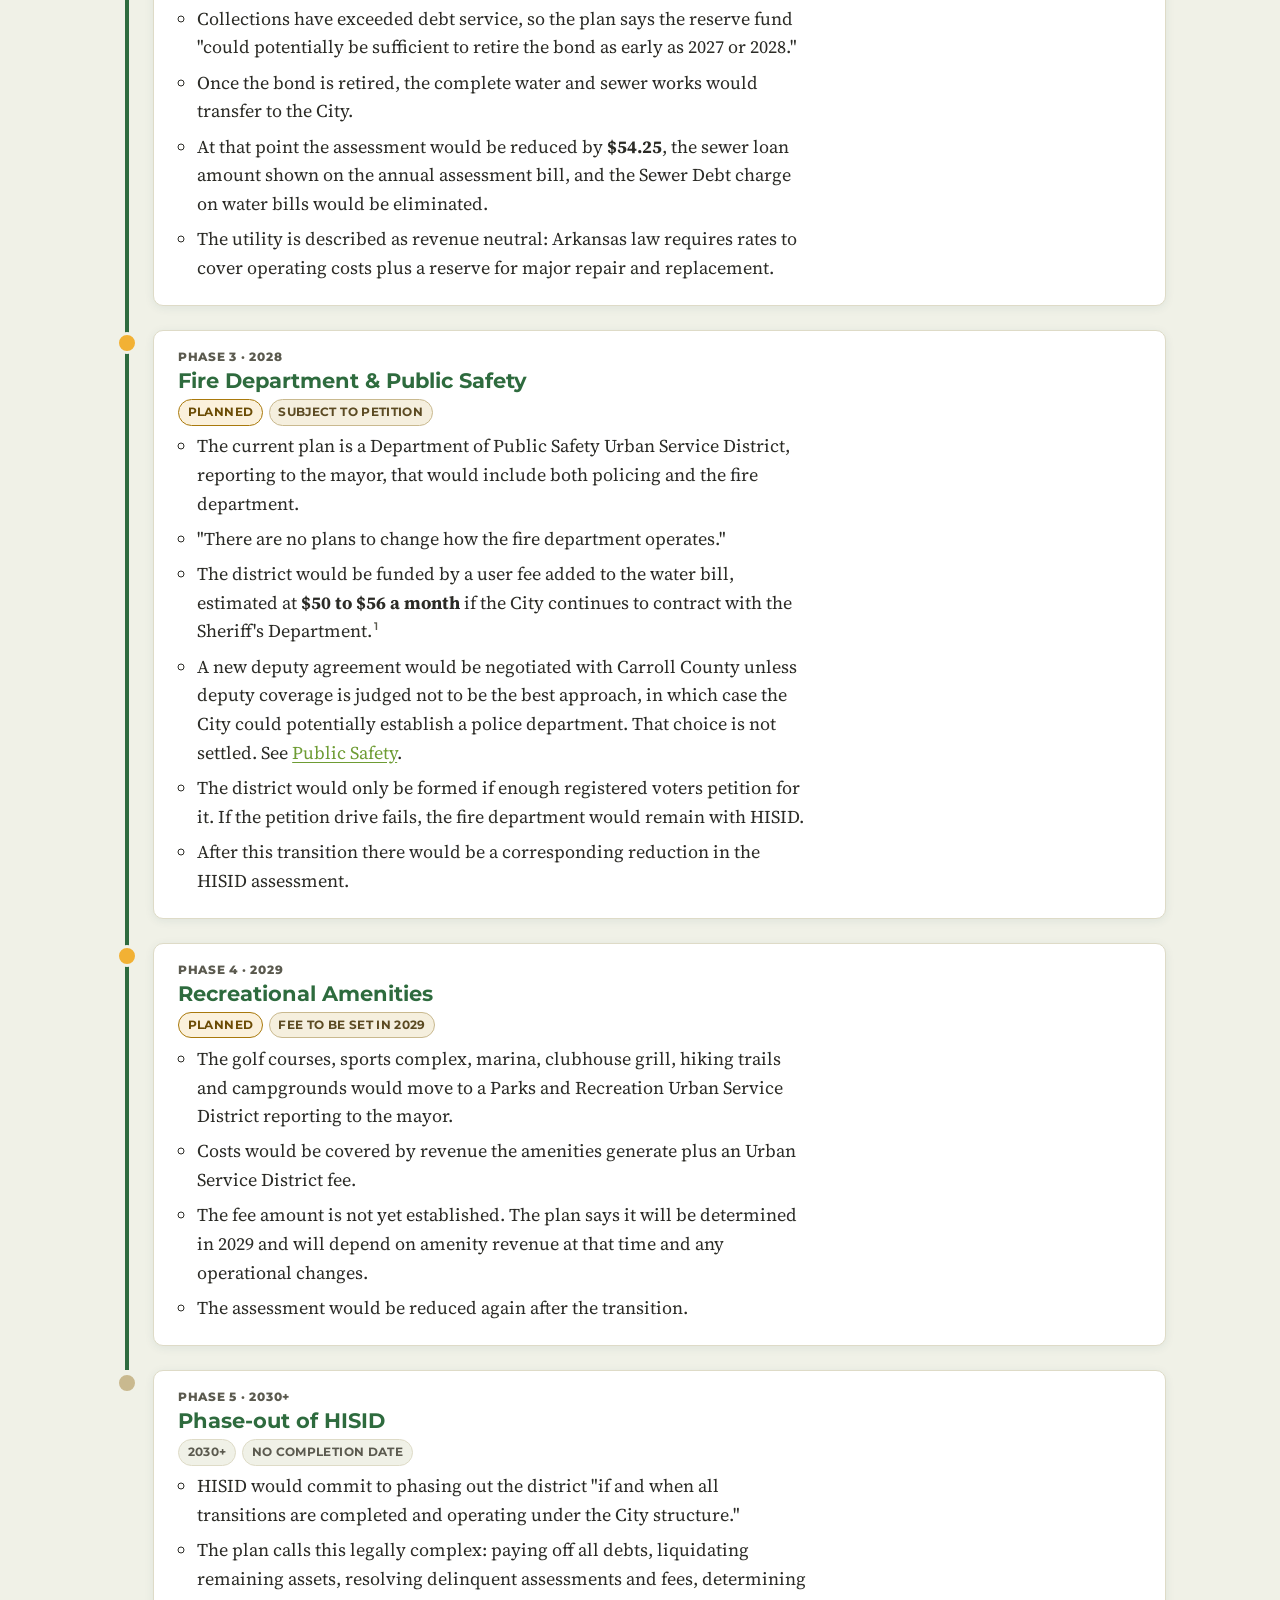
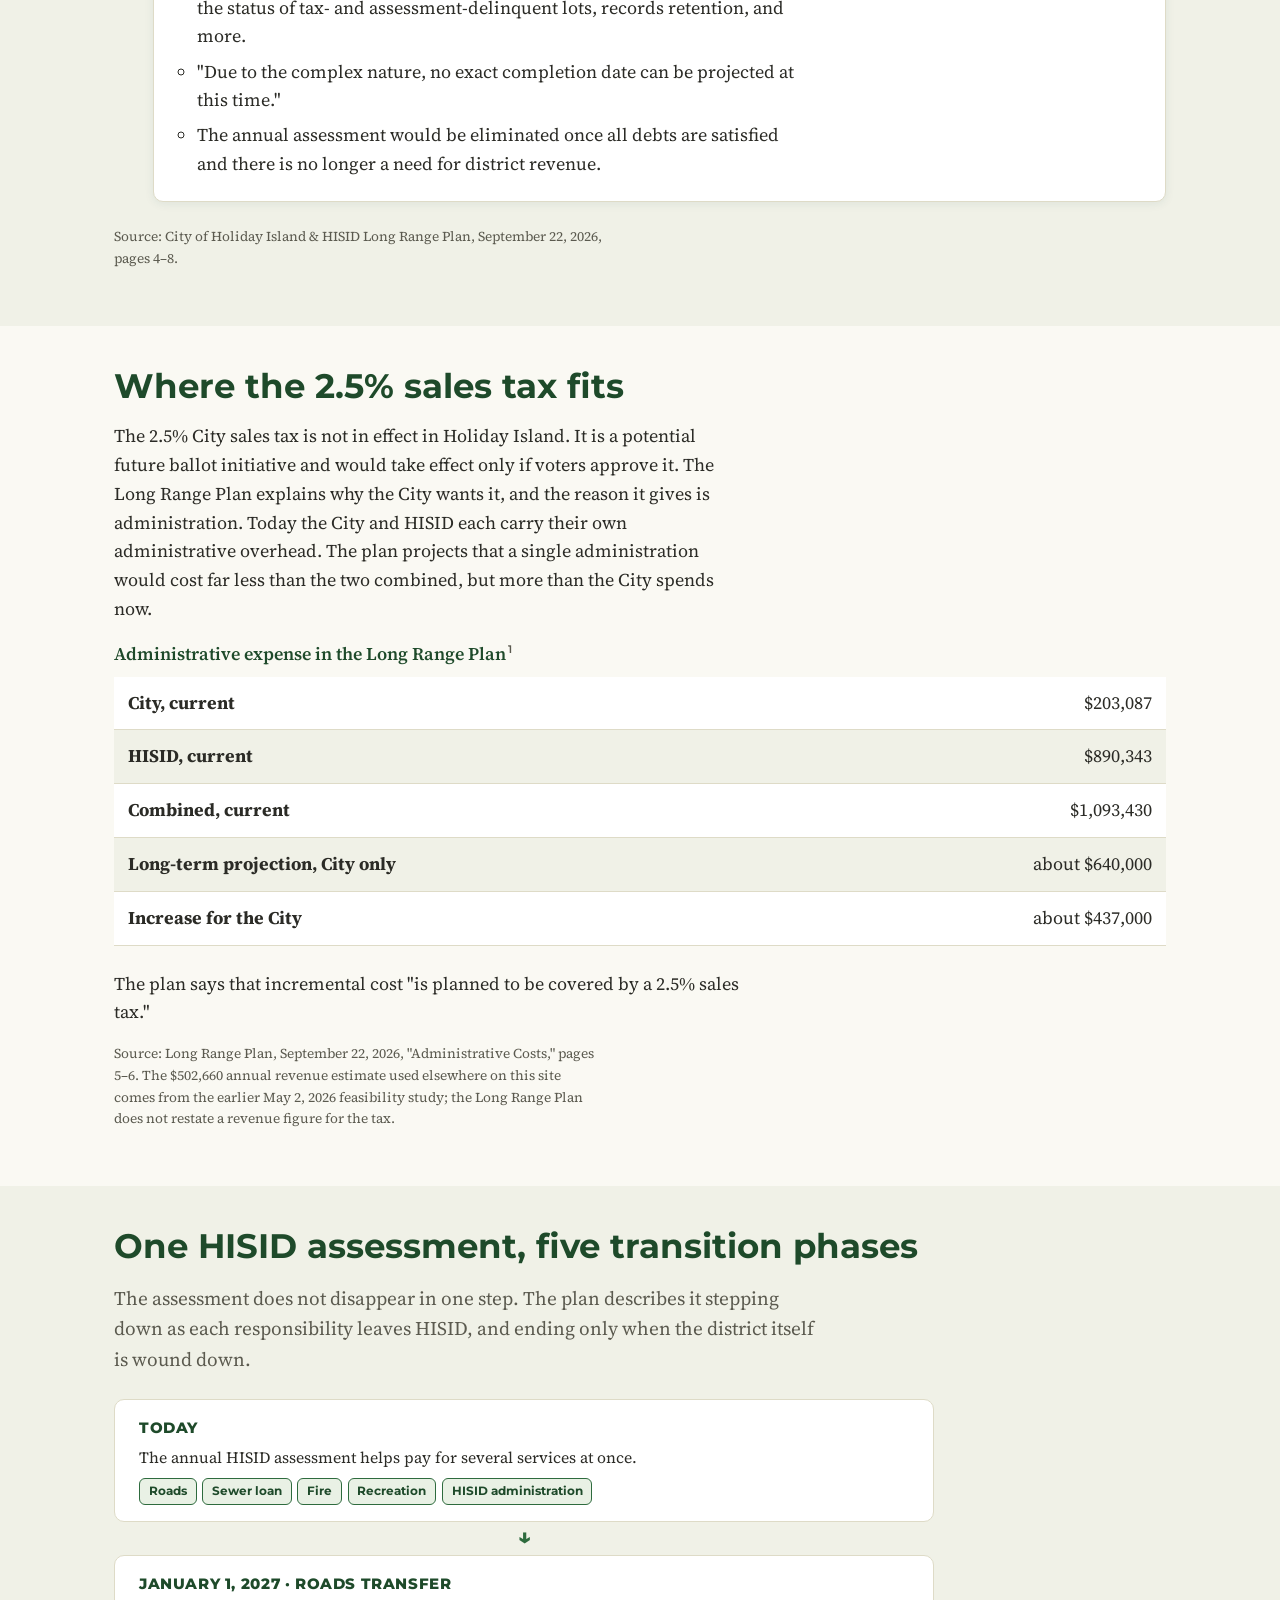
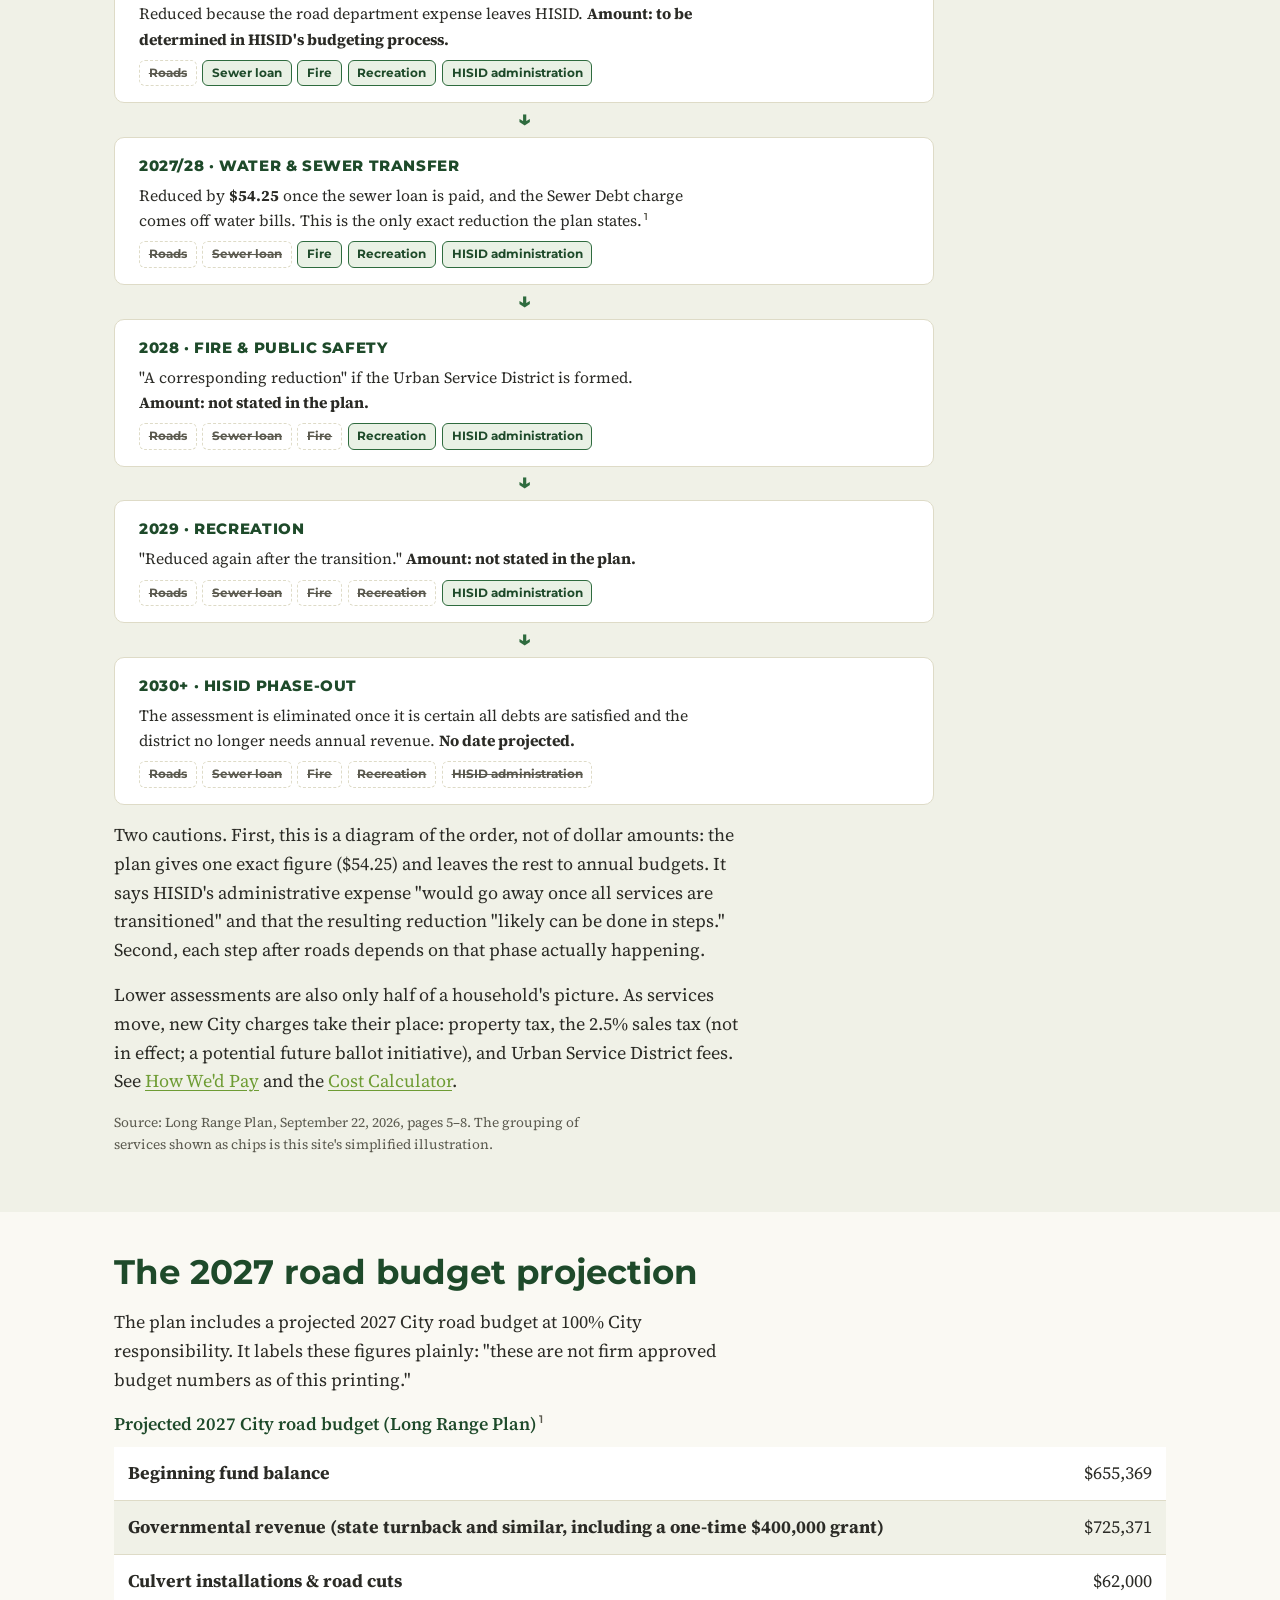
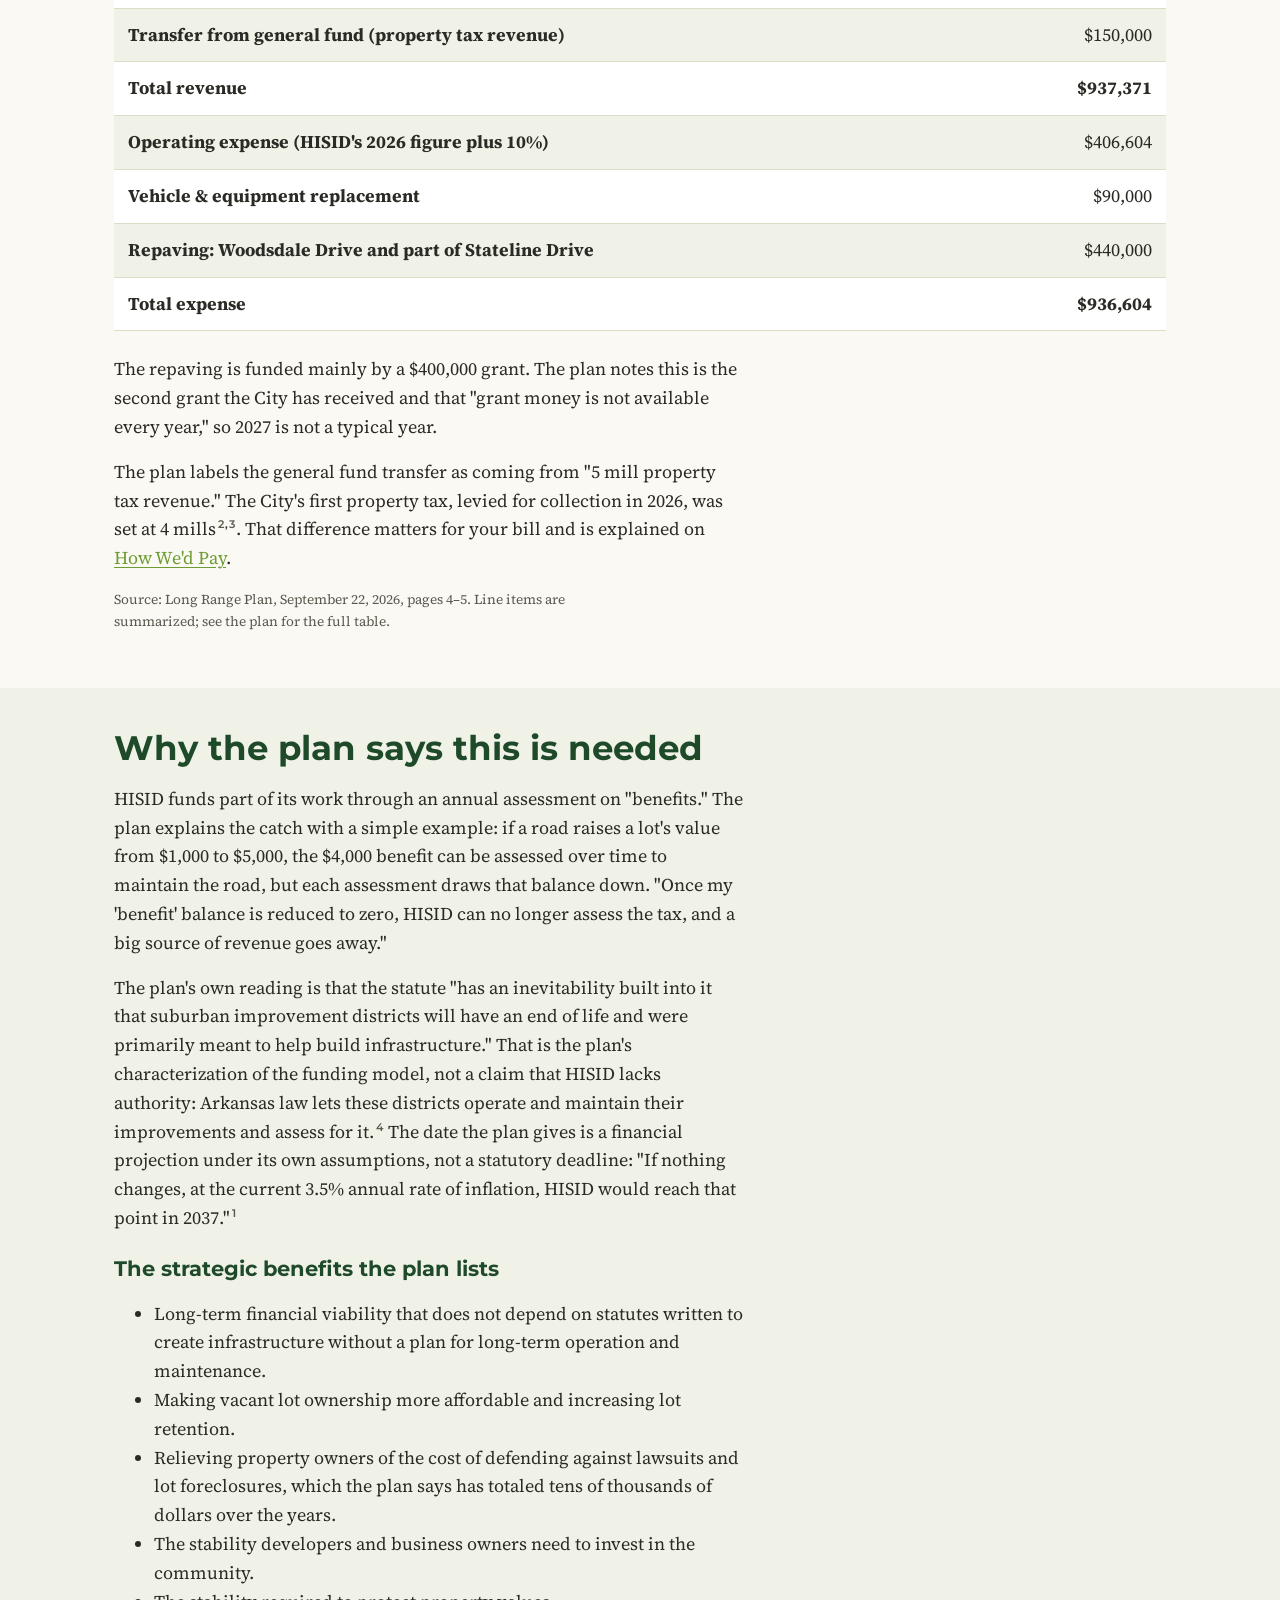
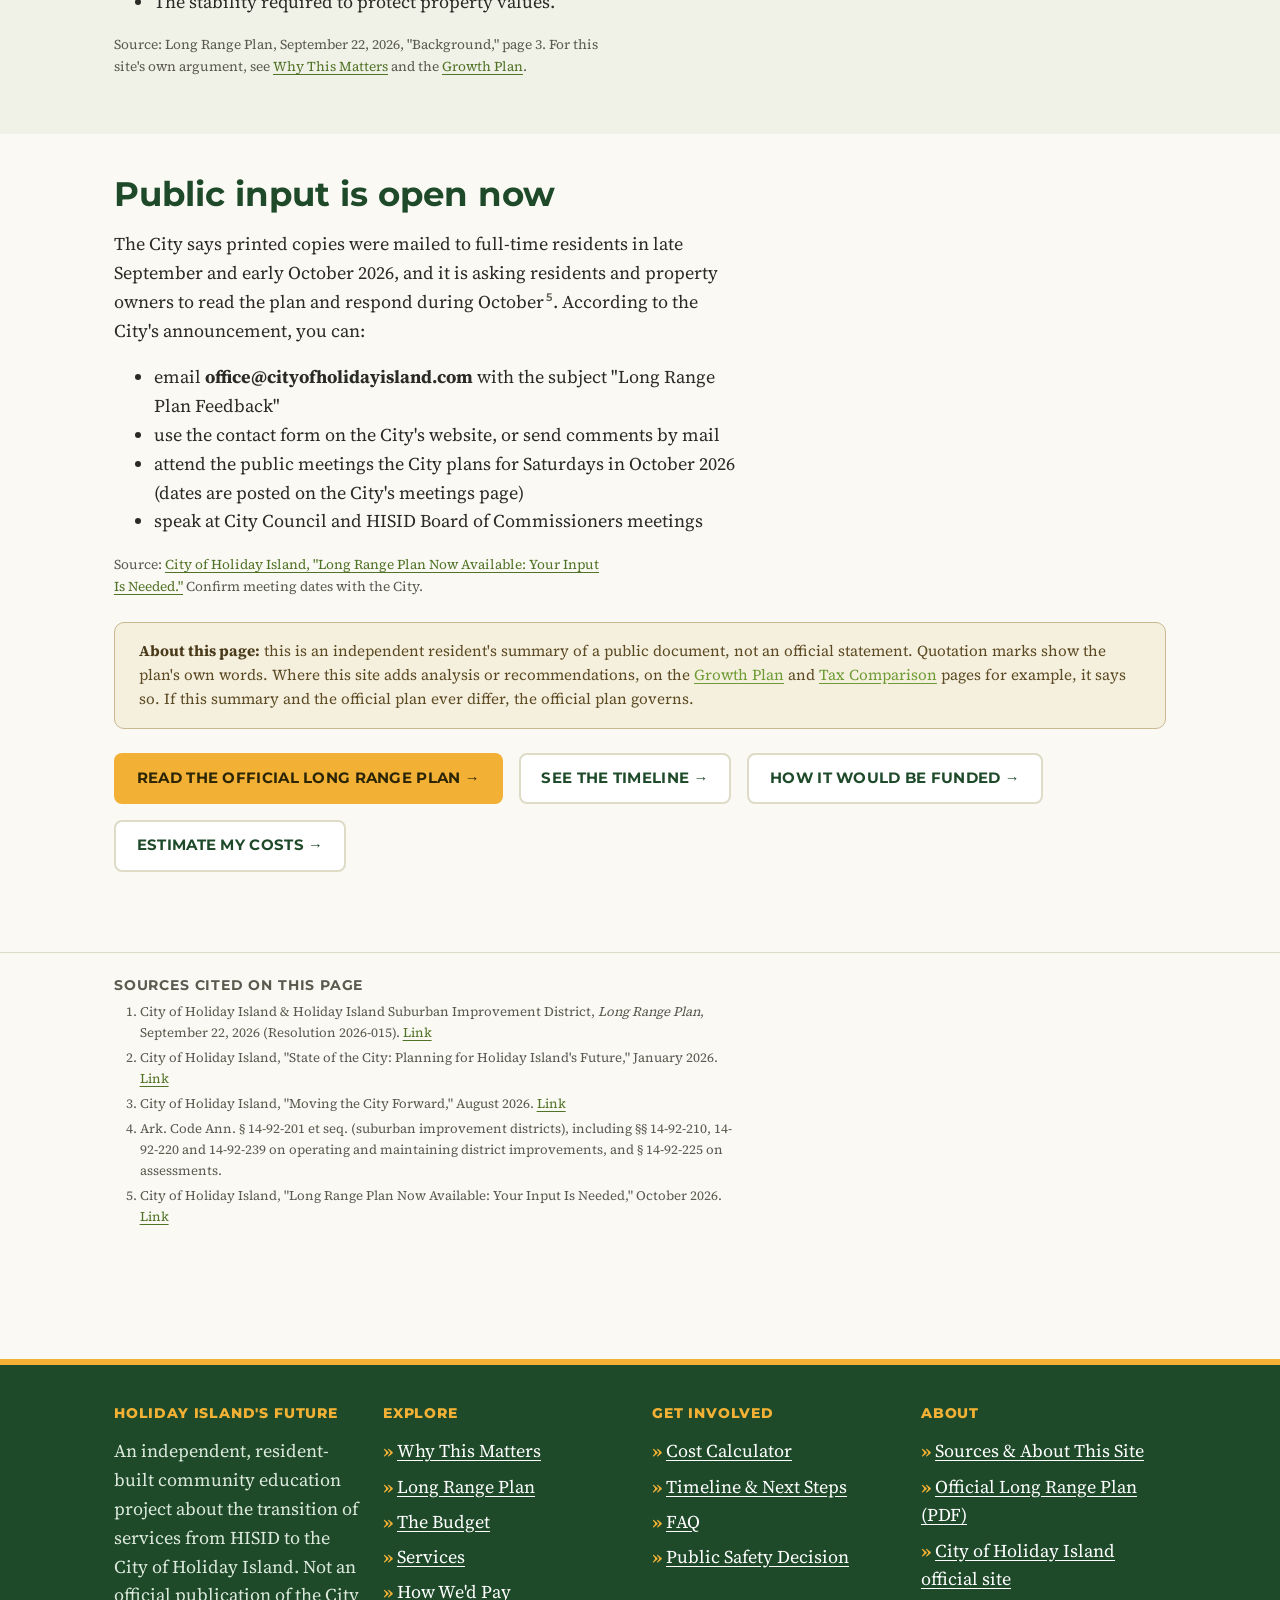
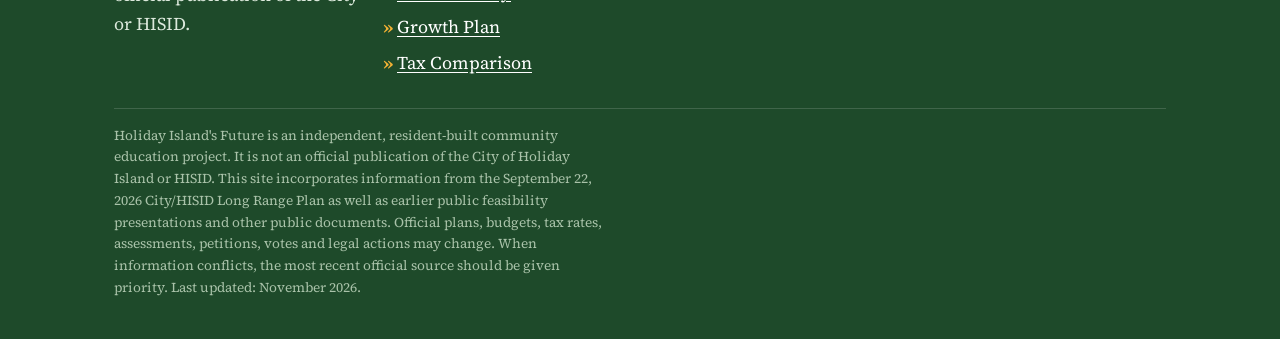
<file: long-range-plan.html>
<!DOCTYPE html>
<html lang="en">
<head>
<meta charset="UTF-8">
<meta name="viewport" content="width=device-width, initial-scale=1.0">
<title>The Long Range Plan — Holiday Island's Future</title>
<meta name="description" content="A plain-language summary of the September 22, 2026 City of Holiday Island and HISID Long Range Plan: the five transition phases, what is planned, and what is still open.">
<link rel="icon" href="favicon.svg" type="image/svg+xml">
<link rel="stylesheet" href="assets/css/base.css">
<link rel="stylesheet" href="assets/css/components.css">
</head>
<body>
<a class="skip-link" href="#main">Skip to main content</a>
<header class="site-header">
  <div class="container">
    <a class="site-brand" href="index.html">
      <svg width="34" height="34" viewBox="0 0 34 34" aria-hidden="true"><circle cx="17" cy="17" r="15" fill="#fff" stroke="#F2B134" stroke-width="2"/><circle cx="13" cy="12" r="5" fill="#F2B134" opacity="0.85"/><path d="M17 6.5 L22.5 17 L19.5 17 L24 25 L10 25 L14.5 17 L11.5 17 Z" fill="#2E6B3E"/></svg>
      <span>Holiday Island's Future<span class="tag">A community conversation</span></span>
    </a>
    <nav class="site-nav" aria-label="Main">
      <ul>
        <li><a href="index.html">Home</a></li>
        <li><a href="why-transition.html">Why This Matters</a></li>
        <li><a href="long-range-plan.html" aria-current="page">Long Range Plan</a></li>
        <li><a href="budget-today.html">The Budget</a></li>
        <li><a href="services.html">Services</a></li>
        <li><a href="public-safety.html">Public Safety</a></li>
        <li><a href="funding.html">How We'd Pay</a></li>
        <li><a href="growth-plan.html">Growth Plan</a></li>
        <li><a href="tax-comparison.html">Tax Comparison</a></li>
        <li><a href="calculator.html">Cost Calculator</a></li>
        <li><a href="timeline.html">Timeline</a></li>
        <li><a href="faq.html">FAQ</a></li>
        <li><a href="about-this-site.html">Sources &amp; About This Site</a></li>
      </ul>
    </nav>
  </div>
</header>
<script src="assets/js/mobile.js"></script>
<noscript><div class="noscript-note">JavaScript is off in your browser. Every page here still works — only the interactive Cost Calculator needs JavaScript to compute your results.</div></noscript>

<main id="main">
  <section class="section">
    <div class="container">
      <h1>The Long Range Plan</h1>
      <p class="lede"><strong>Where the transition stands now.</strong> On September 22, 2026, the City of Holiday Island and HISID released a Long Range Plan describing the intended transition of HISID services to the City and the eventual phase-out of HISID. The plan has been endorsed by both the City Council and the HISID Board of Commissioners.<sup class="cite" data-src="lrp"><a href="#ref-1" aria-label="Source 1">1</a></sup></p>
      <div class="hero-actions">
        <a class="btn btn-primary" href="https://drive.google.com/file/d/1ul3-1l40UpRCqN19zxTP7dAHxp4odrPl/view" target="_blank" rel="noopener">Read the Official Long Range Plan →</a>
        <a class="btn btn-quiet" href="https://www.cityofholidayisland.com/post/long-range-plan-now-available-your-input-is-needed" target="_blank" rel="noopener">The City's announcement →</a>
      </div>
      <p class="source-note">The plan is an 8-page document (Resolution 2026-015). The button opens the same file the City links from the "View Long Range Plan" button on <a href="https://www.cityofholidayisland.com" target="_blank" rel="noopener">cityofholidayisland.com</a>. If that link ever changes, start from the City's homepage.</p>

      <h2>The idea in one line</h2>
      <p>Holiday Island became a city in 2020.<sup class="cite" data-src="lrp"><a href="#ref-1" aria-label="Source 1">1</a></sup> The Long Range Plan is the roadmap for finishing that step: moving the services HISID still provides to the City, phase by phase, so that the community ends up with one primary elected government and one clear place to be accountable. <a href="why-transition.html#one-government">Why that matters →</a></p>

      <h2>What changed?</h2>
      <p>Until this fall, the community was reviewing feasibility studies: a May 2, 2026 presentation asking whether the City could take over every HISID service, and a July 11, 2026 follow-up on police and fire. Those were explorations of possible scenarios.</p>
      <p>The September 2026 Long Range Plan moves the discussion from "could this work?" to an endorsed framework and sequence: five phases, in order, with a target year for each. This page summarizes what the plan says. Everything here is drawn from the plan itself unless it is labeled otherwise.</p>

      <div class="status-pair">
        <div class="callout callout--good">
          <h3>What the plan sets in motion</h3>
          <ul>
            <li><strong>Roads.</strong> In the Long Range Plan's words, "The City will assume 100% of road maintenance responsibility starting in 2027." The plan says HISID intends to dedicate the remaining roads (about 55 miles) to the City by the end of 2026 and transfer the road department's assets, and that "the City will assume 100% of road maintenance responsibility starting in 2027."</li>
            <li><strong>HISID has committed to lowering the assessment</strong> once it no longer carries the road department expense. The plan says HISID passed a resolution to that effect; the amount will be set in the budgeting process.</li>
            <li><strong>The sequence for everything else is set:</strong> water and sewer, then fire and public safety, then recreation, then the phase-out of HISID.</li>
            <li><strong>A 2.5% City sales tax is part of the funding plan.</strong> It is not in effect in Holiday Island; it is a potential future ballot initiative.</li>
          </ul>
        </div>
        <div class="callout">
          <h3>What is not finalized</h3>
          <p>The later phases still depend on steps the plan itself describes:</p>
          <ul>
            <li>Annual budgets, including the 2027 road budget, which the plan calls "not firm approved budget numbers"</li>
            <li>Property tax millage, which is set each year</li>
            <li>Retiring the sewer bond</li>
            <li>Urban Service District petitions and fee amounts</li>
            <li>legal processes for winding down HISID</li>
            <li>Operational decisions, such as how policing is provided</li>
            <li>Public input</li>
          </ul>
        </div>
      </div>

      <div class="callout callout--accent">
        <h3>A plan, not a contract</h3>
        <p>The plan is direct about its own limits. Its foreword says "some portions of this plan may change or not materialize due to legal constraints, funding challenges, and community input." Its summary adds that the plan is "not a binding contract but rather a good faith projection of what the City and HISID are evaluating and undertaking."</p>
        <p style="margin-bottom:0;">So the accurate reading sits between two mistakes. The transition is no longer hypothetical: both governing bodies have endorsed a framework and the first phase is under way. But it is not finished or legally locked in either.</p>
      </div>
    </div>
  </section>

  <section class="section section--alt" id="phases">
    <div class="container">
      <h2 style="margin-top:0;">The five phases</h2>
      <p class="lede">Years shown are the plan's own targets. Apart from roads, treat them as planned under the Long Range Plan, not as guaranteed completion dates.</p>

      <ol class="phase-list">
        <li class="is-decided">
          <div class="phase-card">
            <p class="phase-kicker">Phase 1 · 2027</p>
            <h3>Roads</h3>
            <div class="badge-row"><span class="badge badge--decided">Endorsed · Starting 2027</span><span class="badge badge--condition">Budget not yet final</span></div>
            <ul>
              <li><strong>January 1, 2027:</strong> the City assumes 100% of road maintenance responsibility.</li>
              <li>Since incorporation in 2020, HISID has dedicated 14 miles of road to the City, and the City has resurfaced about 12 miles. Through 2026 the City will have covered about $1.28 million in road resurfacing and maintenance.<sup class="cite" data-src="lrp"><a href="#ref-1" aria-label="Source 1">1</a></sup></li>
              <li>HISID plans to dedicate the remaining roads, about 55 miles, by the end of 2026 and transfer the road department's assets.</li>
              <li>Holiday Island maintains 69 miles of road. The plan notes a typical city of 2,500 people has 5 to 10 miles, while state turnback money is based on population, not road miles.</li>
              <li>HISID's assessment is expected to decrease because the road department expense moves to the City. The amount will be determined during budgeting.</li>
            </ul>
          </div>
        </li>
        <li>
          <div class="phase-card">
            <p class="phase-kicker">Phase 2 · 2027/28</p>
            <h3>Water &amp; Sewer</h3>
            <div class="badge-row"><span class="badge badge--planned">Planned</span><span class="badge badge--condition">After sewer bond is retired</span></div>
            <ul>
              <li>HISID issued a $5.6 million bond in 2008 to upgrade the sewage treatment plant. It is scheduled to be retired in October 2031.<sup class="cite" data-src="lrp"><a href="#ref-1" aria-label="Source 1">1</a></sup></li>
              <li>Collections have exceeded debt service, so the plan says the reserve fund "could potentially be sufficient to retire the bond as early as 2027 or 2028."</li>
              <li>Once the bond is retired, the complete water and sewer works would transfer to the City.</li>
              <li>At that point the assessment would be reduced by <strong>$54.25</strong>, the sewer loan amount shown on the annual assessment bill, and the Sewer Debt charge on water bills would be eliminated.</li>
              <li>The utility is described as revenue neutral: Arkansas law requires rates to cover operating costs plus a reserve for major repair and replacement.</li>
            </ul>
          </div>
        </li>
        <li>
          <div class="phase-card">
            <p class="phase-kicker">Phase 3 · 2028</p>
            <h3>Fire Department &amp; Public Safety</h3>
            <div class="badge-row"><span class="badge badge--planned">Planned</span><span class="badge badge--condition">Subject to petition</span></div>
            <ul>
              <li>The current plan is a Department of Public Safety Urban Service District, reporting to the mayor, that would include both policing and the fire department.</li>
              <li>"There are no plans to change how the fire department operates."</li>
              <li>The district would be funded by a user fee added to the water bill, estimated at <strong>$50 to $56 a month</strong> if the City continues to contract with the Sheriff's Department.<sup class="cite" data-src="lrp"><a href="#ref-1" aria-label="Source 1">1</a></sup></li>
              <li>A new deputy agreement would be negotiated with Carroll County unless deputy coverage is judged not to be the best approach, in which case the City could potentially establish a police department. That choice is not settled. See <a href="public-safety.html">Public Safety</a>.</li>
              <li>The district would only be formed if enough registered voters petition for it. If the petition drive fails, the fire department would remain with HISID.</li>
              <li>After this transition there would be a corresponding reduction in the HISID assessment.</li>
            </ul>
          </div>
        </li>
        <li>
          <div class="phase-card">
            <p class="phase-kicker">Phase 4 · 2029</p>
            <h3>Recreational Amenities</h3>
            <div class="badge-row"><span class="badge badge--planned">Planned</span><span class="badge badge--condition">Fee to be set in 2029</span></div>
            <ul>
              <li>The golf courses, sports complex, marina, clubhouse grill, hiking trails and campgrounds would move to a Parks and Recreation Urban Service District reporting to the mayor.</li>
              <li>Costs would be covered by revenue the amenities generate plus an Urban Service District fee.</li>
              <li>The fee amount is not yet established. The plan says it will be determined in 2029 and will depend on amenity revenue at that time and any operational changes.</li>
              <li>The assessment would be reduced again after the transition.</li>
            </ul>
          </div>
        </li>
        <li class="is-future">
          <div class="phase-card">
            <p class="phase-kicker">Phase 5 · 2030+</p>
            <h3>Phase-out of HISID</h3>
            <div class="badge-row"><span class="badge badge--future">2030+</span><span class="badge badge--future">No completion date</span></div>
            <ul>
              <li>HISID would commit to phasing out the district "if and when all transitions are completed and operating under the City structure."</li>
              <li>The plan calls this legally complex: paying off all debts, liquidating remaining assets, resolving delinquent assessments and fees, determining the status of tax- and assessment-delinquent lots, records retention, and more.</li>
              <li>"Due to the complex nature, no exact completion date can be projected at this time."</li>
              <li>The annual assessment would be eliminated once all debts are satisfied and there is no longer a need for district revenue.</li>
            </ul>
          </div>
        </li>
      </ol>
      <p class="source-note">Source: City of Holiday Island &amp; HISID Long Range Plan, September 22, 2026, pages 4–8.</p>
    </div>
  </section>

  <section class="section" id="sales-tax">
    <div class="container">
      <h2 style="margin-top:0;">Where the 2.5% sales tax fits</h2>
      <p>The 2.5% City sales tax is not in effect in Holiday Island. It is a potential future ballot initiative and would take effect only if voters approve it. The Long Range Plan explains why the City wants it, and the reason it gives is administration. Today the City and HISID each carry their own administrative overhead. The plan projects that a single administration would cost far less than the two combined, but more than the City spends now.</p>
      <div class="table-wrap">
        <table>
          <caption>Administrative expense in the Long Range Plan<sup class="cite" data-src="lrp"><a href="#ref-1" aria-label="Source 1">1</a></sup></caption>
          <tbody>
            <tr><th scope="row">City, current</th><td class="num">$203,087</td></tr>
            <tr><th scope="row">HISID, current</th><td class="num">$890,343</td></tr>
            <tr><th scope="row">Combined, current</th><td class="num">$1,093,430</td></tr>
            <tr><th scope="row">Long-term projection, City only</th><td class="num">about $640,000</td></tr>
            <tr><th scope="row">Increase for the City</th><td class="num">about $437,000</td></tr>
          </tbody>
        </table>
      </div>
      <p>The plan says that incremental cost "is planned to be covered by a 2.5% sales tax."</p>
      <p class="source-note">Source: Long Range Plan, September 22, 2026, "Administrative Costs," pages 5–6. The $502,660 annual revenue estimate used elsewhere on this site comes from the earlier May 2, 2026 feasibility study; the Long Range Plan does not restate a revenue figure for the tax.</p>
    </div>
  </section>

  <section class="section section--alt" id="assessment">
    <div class="container">
      <h2 style="margin-top:0;">One HISID assessment, five transition phases</h2>
      <p class="lede">The assessment does not disappear in one step. The plan describes it stepping down as each responsibility leaves HISID, and ending only when the district itself is wound down.</p>

      <ol class="assess-flow">
        <li>
          <p class="step-title">Today</p>
          <p>The annual HISID assessment helps pay for several services at once.</p>
          <div class="chips"><span class="chip">Roads</span><span class="chip">Sewer loan</span><span class="chip">Fire</span><span class="chip">Recreation</span><span class="chip">HISID administration</span></div>
        </li>
        <li>
          <p class="step-title">January 1, 2027 · Roads transfer</p>
          <p>Reduced because the road department expense leaves HISID. <strong>Amount: to be determined in HISID's budgeting process.</strong></p>
          <div class="chips"><span class="chip is-gone">Roads</span><span class="chip">Sewer loan</span><span class="chip">Fire</span><span class="chip">Recreation</span><span class="chip">HISID administration</span></div>
        </li>
        <li>
          <p class="step-title">2027/28 · Water &amp; sewer transfer</p>
          <p>Reduced by <strong>$54.25</strong> once the sewer loan is paid, and the Sewer Debt charge comes off water bills. This is the only exact reduction the plan states.<sup class="cite" data-src="lrp"><a href="#ref-1" aria-label="Source 1">1</a></sup></p>
          <div class="chips"><span class="chip is-gone">Roads</span><span class="chip is-gone">Sewer loan</span><span class="chip">Fire</span><span class="chip">Recreation</span><span class="chip">HISID administration</span></div>
        </li>
        <li>
          <p class="step-title">2028 · Fire &amp; public safety</p>
          <p>"A corresponding reduction" if the Urban Service District is formed. <strong>Amount: not stated in the plan.</strong></p>
          <div class="chips"><span class="chip is-gone">Roads</span><span class="chip is-gone">Sewer loan</span><span class="chip is-gone">Fire</span><span class="chip">Recreation</span><span class="chip">HISID administration</span></div>
        </li>
        <li>
          <p class="step-title">2029 · Recreation</p>
          <p>"Reduced again after the transition." <strong>Amount: not stated in the plan.</strong></p>
          <div class="chips"><span class="chip is-gone">Roads</span><span class="chip is-gone">Sewer loan</span><span class="chip is-gone">Fire</span><span class="chip is-gone">Recreation</span><span class="chip">HISID administration</span></div>
        </li>
        <li>
          <p class="step-title">2030+ · HISID phase-out</p>
          <p>The assessment is eliminated once it is certain all debts are satisfied and the district no longer needs annual revenue. <strong>No date projected.</strong></p>
          <div class="chips"><span class="chip is-gone">Roads</span><span class="chip is-gone">Sewer loan</span><span class="chip is-gone">Fire</span><span class="chip is-gone">Recreation</span><span class="chip is-gone">HISID administration</span></div>
        </li>
      </ol>
      <p>Two cautions. First, this is a diagram of the order, not of dollar amounts: the plan gives one exact figure ($54.25) and leaves the rest to annual budgets. It says HISID's administrative expense "would go away once all services are transitioned" and that the resulting reduction "likely can be done in steps." Second, each step after roads depends on that phase actually happening.</p>
      <p>Lower assessments are also only half of a household's picture. As services move, new City charges take their place: property tax, the 2.5% sales tax (not in effect; a potential future ballot initiative), and Urban Service District fees. See <a href="funding.html">How We'd Pay</a> and the <a href="calculator.html">Cost Calculator</a>.</p>
      <p class="source-note">Source: Long Range Plan, September 22, 2026, pages 5–8. The grouping of services shown as chips is this site's simplified illustration.</p>
    </div>
  </section>

  <section class="section" id="roads-2027">
    <div class="container">
      <h2 style="margin-top:0;">The 2027 road budget projection</h2>
      <p>The plan includes a projected 2027 City road budget at 100% City responsibility. It labels these figures plainly: "these are not firm approved budget numbers as of this printing."</p>
      <div class="table-wrap">
        <table>
          <caption>Projected 2027 City road budget (Long Range Plan)<sup class="cite" data-src="lrp"><a href="#ref-1" aria-label="Source 1">1</a></sup></caption>
          <tbody>
            <tr><th scope="row">Beginning fund balance</th><td class="num">$655,369</td></tr>
            <tr><th scope="row">Governmental revenue (state turnback and similar, including a one-time $400,000 grant)</th><td class="num">$725,371</td></tr>
            <tr><th scope="row">Culvert installations &amp; road cuts</th><td class="num">$62,000</td></tr>
            <tr><th scope="row">Transfer from general fund (property tax revenue)</th><td class="num">$150,000</td></tr>
            <tr><th scope="row">Total revenue</th><td class="num"><strong>$937,371</strong></td></tr>
            <tr><th scope="row">Operating expense (HISID's 2026 figure plus 10%)</th><td class="num">$406,604</td></tr>
            <tr><th scope="row">Vehicle &amp; equipment replacement</th><td class="num">$90,000</td></tr>
            <tr><th scope="row">Repaving: Woodsdale Drive and part of Stateline Drive</th><td class="num">$440,000</td></tr>
            <tr><th scope="row">Total expense</th><td class="num"><strong>$936,604</strong></td></tr>
          </tbody>
        </table>
      </div>
      <p>The repaving is funded mainly by a $400,000 grant. The plan notes this is the second grant the City has received and that "grant money is not available every year," so 2027 is not a typical year.</p>
      <p>The plan labels the general fund transfer as coming from "5 mill property tax revenue." The City's first property tax, levied for collection in 2026, was set at 4 mills<sup class="cite" data-src="sotc mcf"><a href="#ref-2" aria-label="Source 2">2</a>,<a href="#ref-3" aria-label="Source 3">3</a></sup>. That difference matters for your bill and is explained on <a href="funding.html#millage">How We'd Pay</a>.</p>
      <p class="source-note">Source: Long Range Plan, September 22, 2026, pages 4–5. Line items are summarized; see the plan for the full table.</p>
    </div>
  </section>

  <section class="section section--alt" id="why">
    <div class="container">
      <h2 style="margin-top:0;">Why the plan says this is needed</h2>
      <p>HISID funds part of its work through an annual assessment on "benefits." The plan explains the catch with a simple example: if a road raises a lot's value from $1,000 to $5,000, the $4,000 benefit can be assessed over time to maintain the road, but each assessment draws that balance down. "Once my 'benefit' balance is reduced to zero, HISID can no longer assess the tax, and a big source of revenue goes away."</p>
      <p>The plan's own reading is that the statute "has an inevitability built into it that suburban improvement districts will have an end of life and were primarily meant to help build infrastructure." That is the plan's characterization of the funding model, not a claim that HISID lacks authority: Arkansas law lets these districts operate and maintain their improvements and assess for it.<sup class="cite" data-src="sidlaw"><a href="#ref-4" aria-label="Source 4">4</a></sup> The date the plan gives is a financial projection under its own assumptions, not a statutory deadline: "If nothing changes, at the current 3.5% annual rate of inflation, HISID would reach that point in 2037."<sup class="cite" data-src="lrp"><a href="#ref-1" aria-label="Source 1">1</a></sup></p>
      <h3>The strategic benefits the plan lists</h3>
      <ul>
        <li>Long-term financial viability that does not depend on statutes written to create infrastructure without a plan for long-term operation and maintenance.</li>
        <li>Making vacant lot ownership more affordable and increasing lot retention.</li>
        <li>Relieving property owners of the cost of defending against lawsuits and lot foreclosures, which the plan says has totaled tens of thousands of dollars over the years.</li>
        <li>The stability developers and business owners need to invest in the community.</li>
        <li>The stability required to protect property values.</li>
      </ul>
      <p class="source-note">Source: Long Range Plan, September 22, 2026, "Background," page 3. For this site's own argument, see <a href="why-transition.html">Why This Matters</a> and the <a href="growth-plan.html">Growth Plan</a>.</p>
    </div>
  </section>

  <section class="section" id="input">
    <div class="container">
      <h2 style="margin-top:0;">Public input is open now</h2>
      <p>The City says printed copies were mailed to full-time residents in late September and early October 2026, and it is asking residents and property owners to read the plan and respond during October<sup class="cite" data-src="ann"><a href="#ref-5" aria-label="Source 5">5</a></sup>. According to the City's announcement, you can:</p>
      <ul>
        <li>email <strong>office@cityofholidayisland.com</strong> with the subject "Long Range Plan Feedback"</li>
        <li>use the contact form on the City's website, or send comments by mail</li>
        <li>attend the public meetings the City plans for Saturdays in October 2026 (dates are posted on the City's meetings page)</li>
        <li>speak at City Council and HISID Board of Commissioners meetings</li>
      </ul>
      <p class="source-note">Source: <a href="https://www.cityofholidayisland.com/post/long-range-plan-now-available-your-input-is-needed" target="_blank" rel="noopener">City of Holiday Island, "Long Range Plan Now Available: Your Input Is Needed."</a> Confirm meeting dates with the City.</p>

      <div class="disclaimer">
        <strong>About this page:</strong> this is an independent resident's summary of a public document, not an official statement. Quotation marks show the plan's own words. Where this site adds analysis or recommendations, on the <a href="growth-plan.html">Growth Plan</a> and <a href="tax-comparison.html">Tax Comparison</a> pages for example, it says so. If this summary and the official plan ever differ, the official plan governs.
      </div>

      <div class="hero-actions">
        <a class="btn btn-primary" href="https://drive.google.com/file/d/1ul3-1l40UpRCqN19zxTP7dAHxp4odrPl/view" target="_blank" rel="noopener">Read the Official Long Range Plan →</a>
        <a class="btn btn-quiet" href="timeline.html">See the timeline →</a>
        <a class="btn btn-quiet" href="funding.html">How it would be funded →</a>
        <a class="btn btn-quiet" href="calculator.html">Estimate my costs →</a>
      </div>
    </div>
  </section>
  <!-- refs:start -->
  <section class="references" id="references" aria-labelledby="references-heading">
    <div class="container">
      <h2 id="references-heading">Sources cited on this page</h2>
      <ol>
        <li id="ref-1">City of Holiday Island &amp; Holiday Island Suburban Improvement District, <em>Long Range Plan</em>, September 22, 2026 (Resolution 2026-015). <a href="https://drive.google.com/file/d/1ul3-1l40UpRCqN19zxTP7dAHxp4odrPl/view" target="_blank" rel="noopener">Link</a></li>
        <li id="ref-2">City of Holiday Island, "State of the City: Planning for Holiday Island's Future," January 2026. <a href="https://www.cityofholidayisland.com/post/january-16-2026-state-of-the-city-planning-for-holiday-island-s-future" target="_blank" rel="noopener">Link</a></li>
        <li id="ref-3">City of Holiday Island, "Moving the City Forward," August 2026. <a href="https://www.cityofholidayisland.com/post/moving-the-city-forward" target="_blank" rel="noopener">Link</a></li>
        <li id="ref-4">Ark. Code Ann. § 14-92-201 et seq. (suburban improvement districts), including §§ 14-92-210, 14-92-220 and 14-92-239 on operating and maintaining district improvements, and § 14-92-225 on assessments.</li>
        <li id="ref-5">City of Holiday Island, "Long Range Plan Now Available: Your Input Is Needed," October 2026. <a href="https://www.cityofholidayisland.com/post/long-range-plan-now-available-your-input-is-needed" target="_blank" rel="noopener">Link</a></li>
      </ol>
    </div>
  </section>
  <!-- refs:end -->
</main>

<footer class="site-footer">
  <div class="container">
    <div class="footer-grid">
      <div>
        <h4>Holiday Island's Future</h4>
        <p>An independent, resident-built community education project about the transition of services from HISID to the City of Holiday Island. Not an official publication of the City or HISID.</p>
      </div>
      <div>
        <h4>Explore</h4>
        <ul>
          <li><a href="why-transition.html">Why This Matters</a></li>
          <li><a href="long-range-plan.html">Long Range Plan</a></li>
          <li><a href="budget-today.html">The Budget</a></li>
          <li><a href="services.html">Services</a></li>
          <li><a href="funding.html">How We'd Pay</a></li>
          <li><a href="growth-plan.html">Growth Plan</a></li>
          <li><a href="tax-comparison.html">Tax Comparison</a></li>
        </ul>
      </div>
      <div>
        <h4>Get Involved</h4>
        <ul>
          <li><a href="calculator.html">Cost Calculator</a></li>
          <li><a href="timeline.html">Timeline &amp; Next Steps</a></li>
          <li><a href="faq.html">FAQ</a></li>
          <li><a href="public-safety.html">Public Safety Decision</a></li>
        </ul>
      </div>
      <div>
        <h4>About</h4>
        <ul>
          <li><a href="about-this-site.html">Sources &amp; About This Site</a></li>
          <li><a href="https://drive.google.com/file/d/1ul3-1l40UpRCqN19zxTP7dAHxp4odrPl/view" target="_blank" rel="noopener">Official Long Range Plan (PDF)</a></li>
          <li><a href="https://www.cityofholidayisland.com" target="_blank" rel="noopener">City of Holiday Island official site</a></li>
        </ul>
      </div>
    </div>
    <div class="footer-bottom">
      <p>Holiday Island's Future is an independent, resident-built community education project. It is not an official publication of the City of Holiday Island or HISID. This site incorporates information from the September 22, 2026 City/HISID Long Range Plan as well as earlier public feasibility presentations and other public documents. Official plans, budgets, tax rates, assessments, petitions, votes and legal actions may change. When information conflicts, the most recent official source should be given priority. Last updated: November 2026.</p>
    </div>
  </div>
</footer>
</body>
</html>
</file>
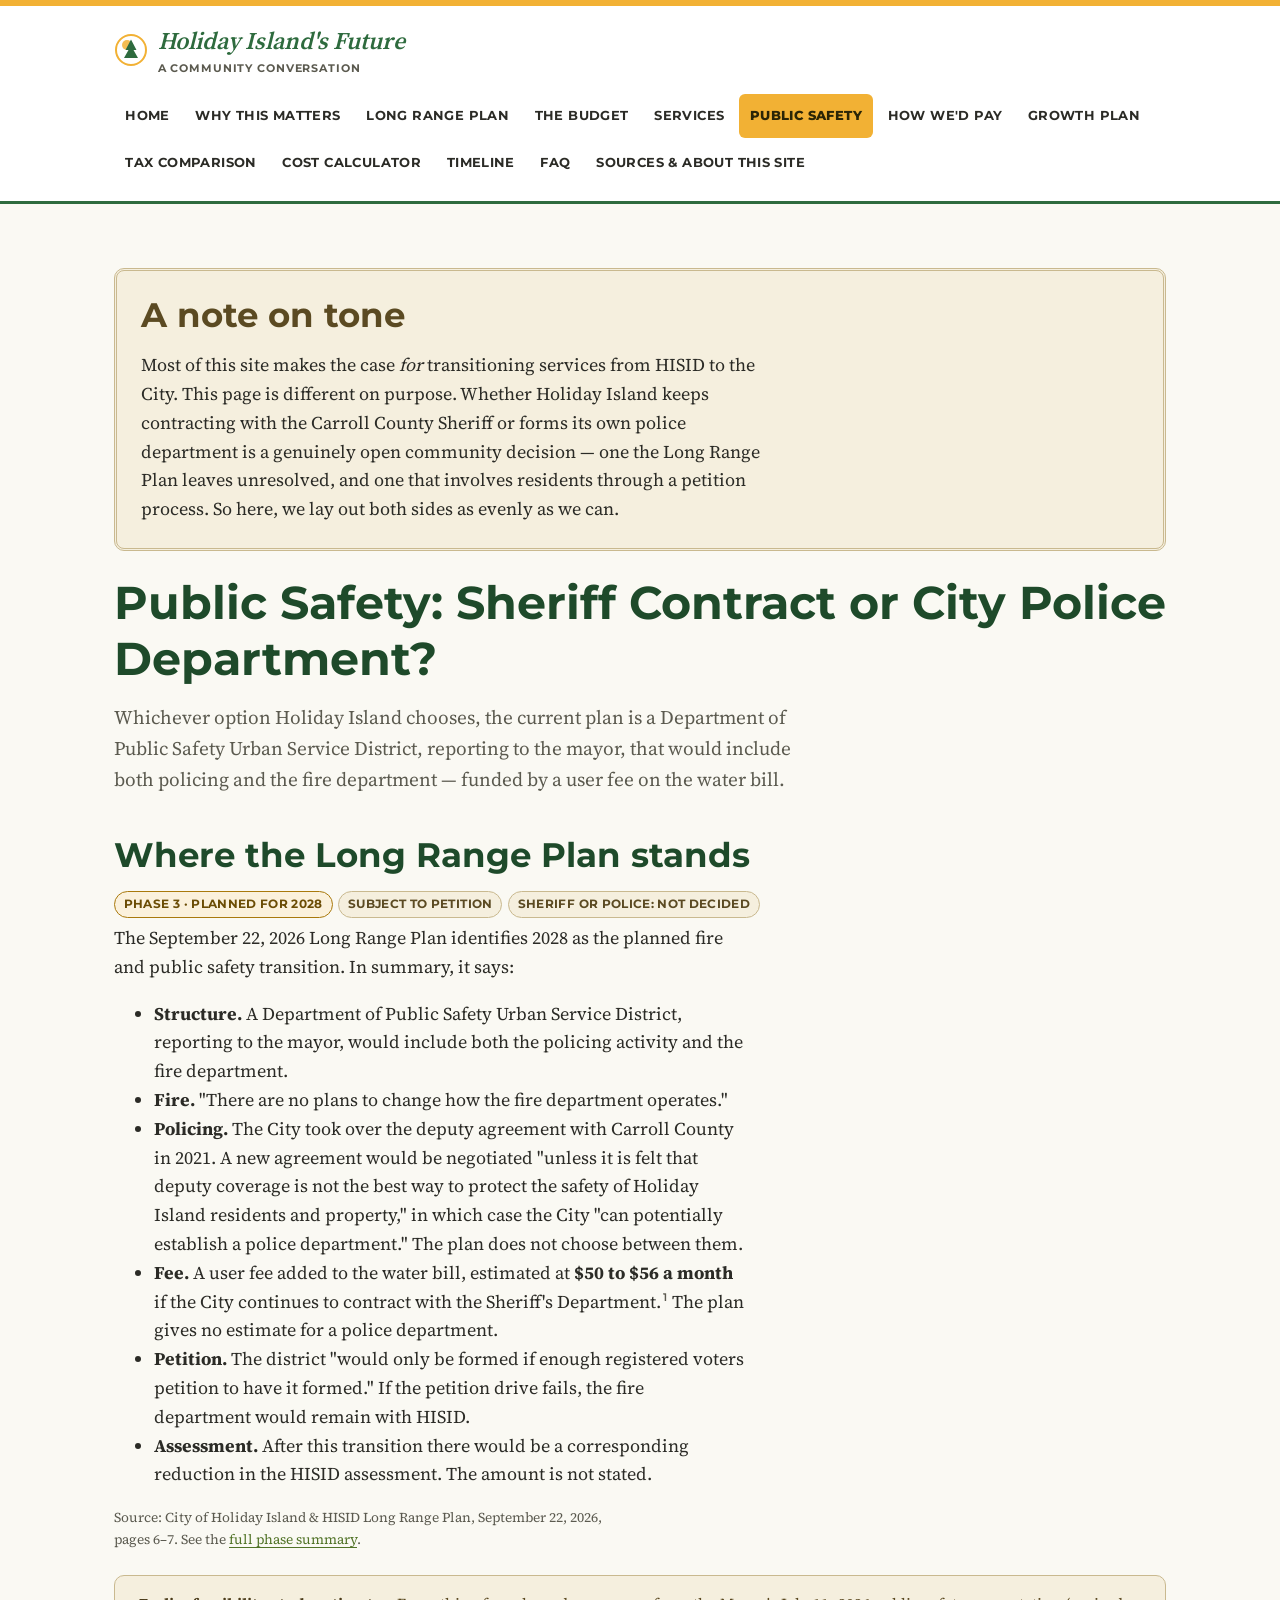
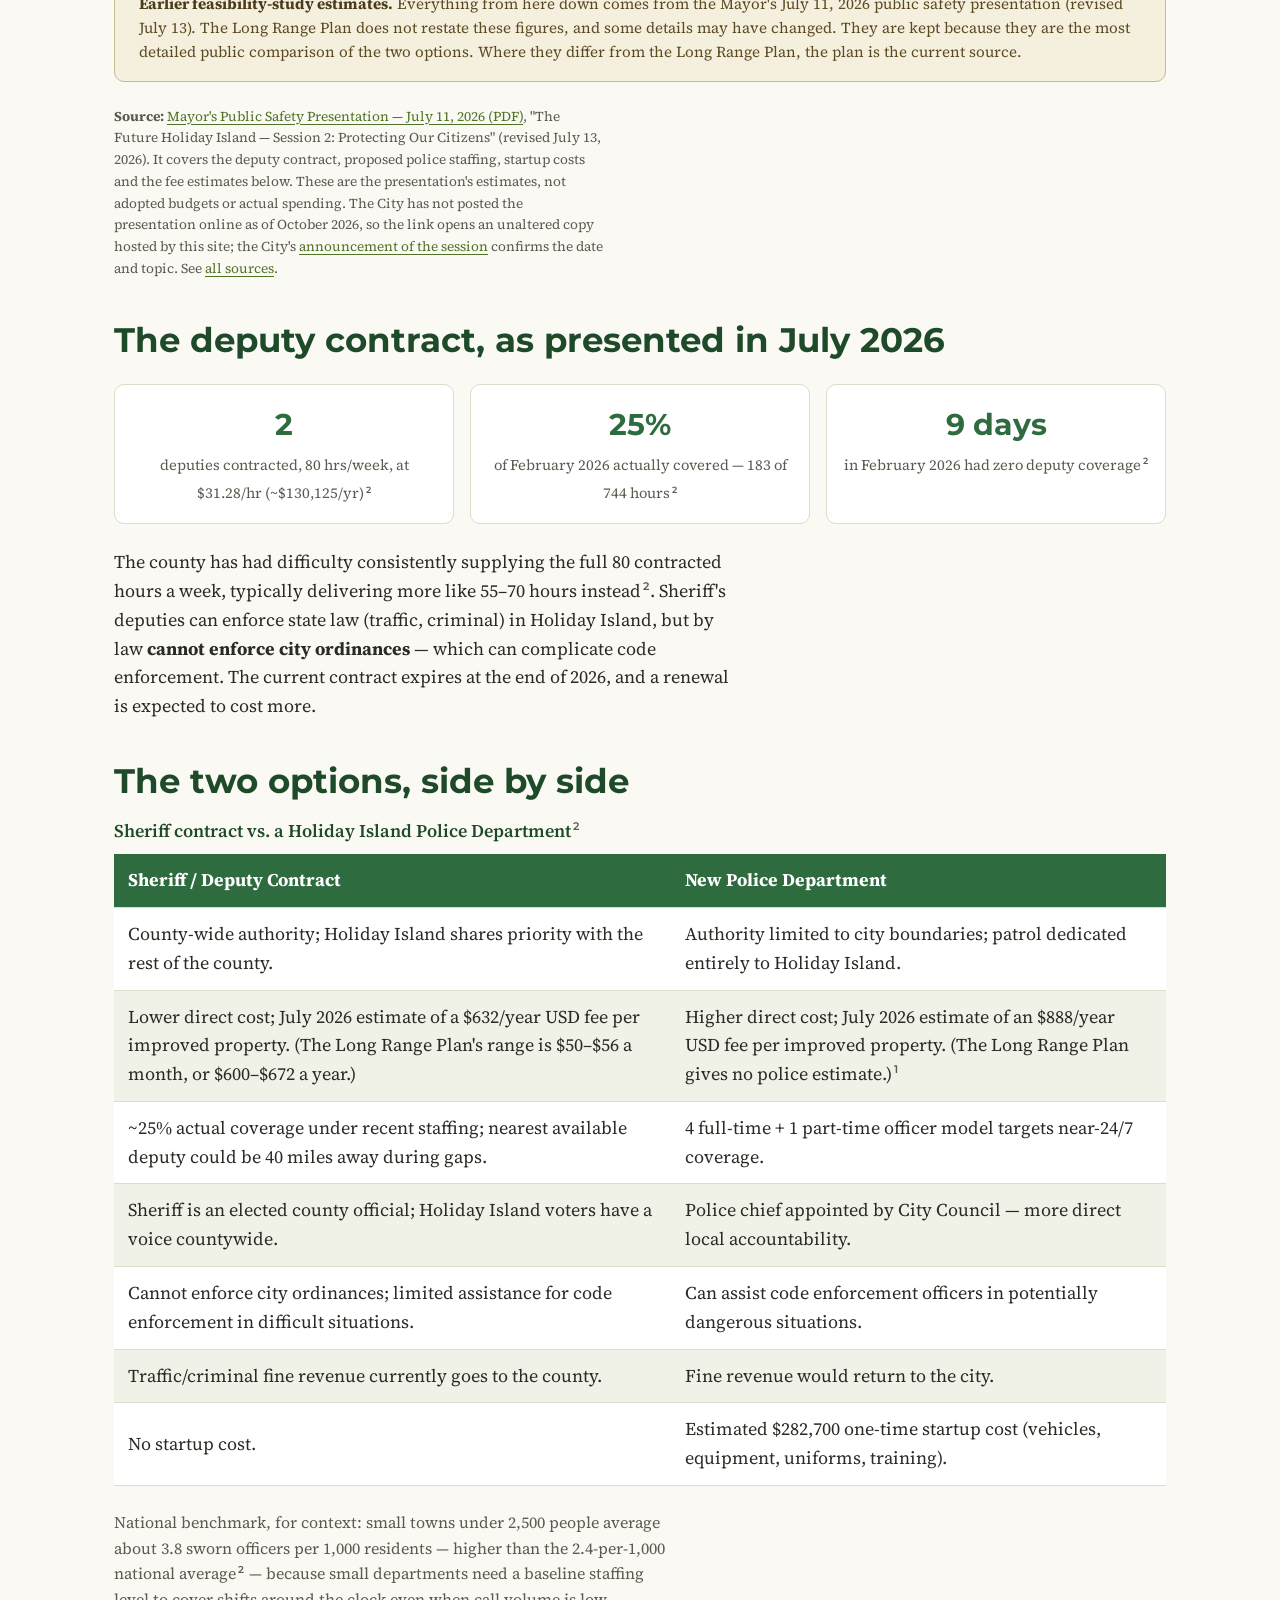
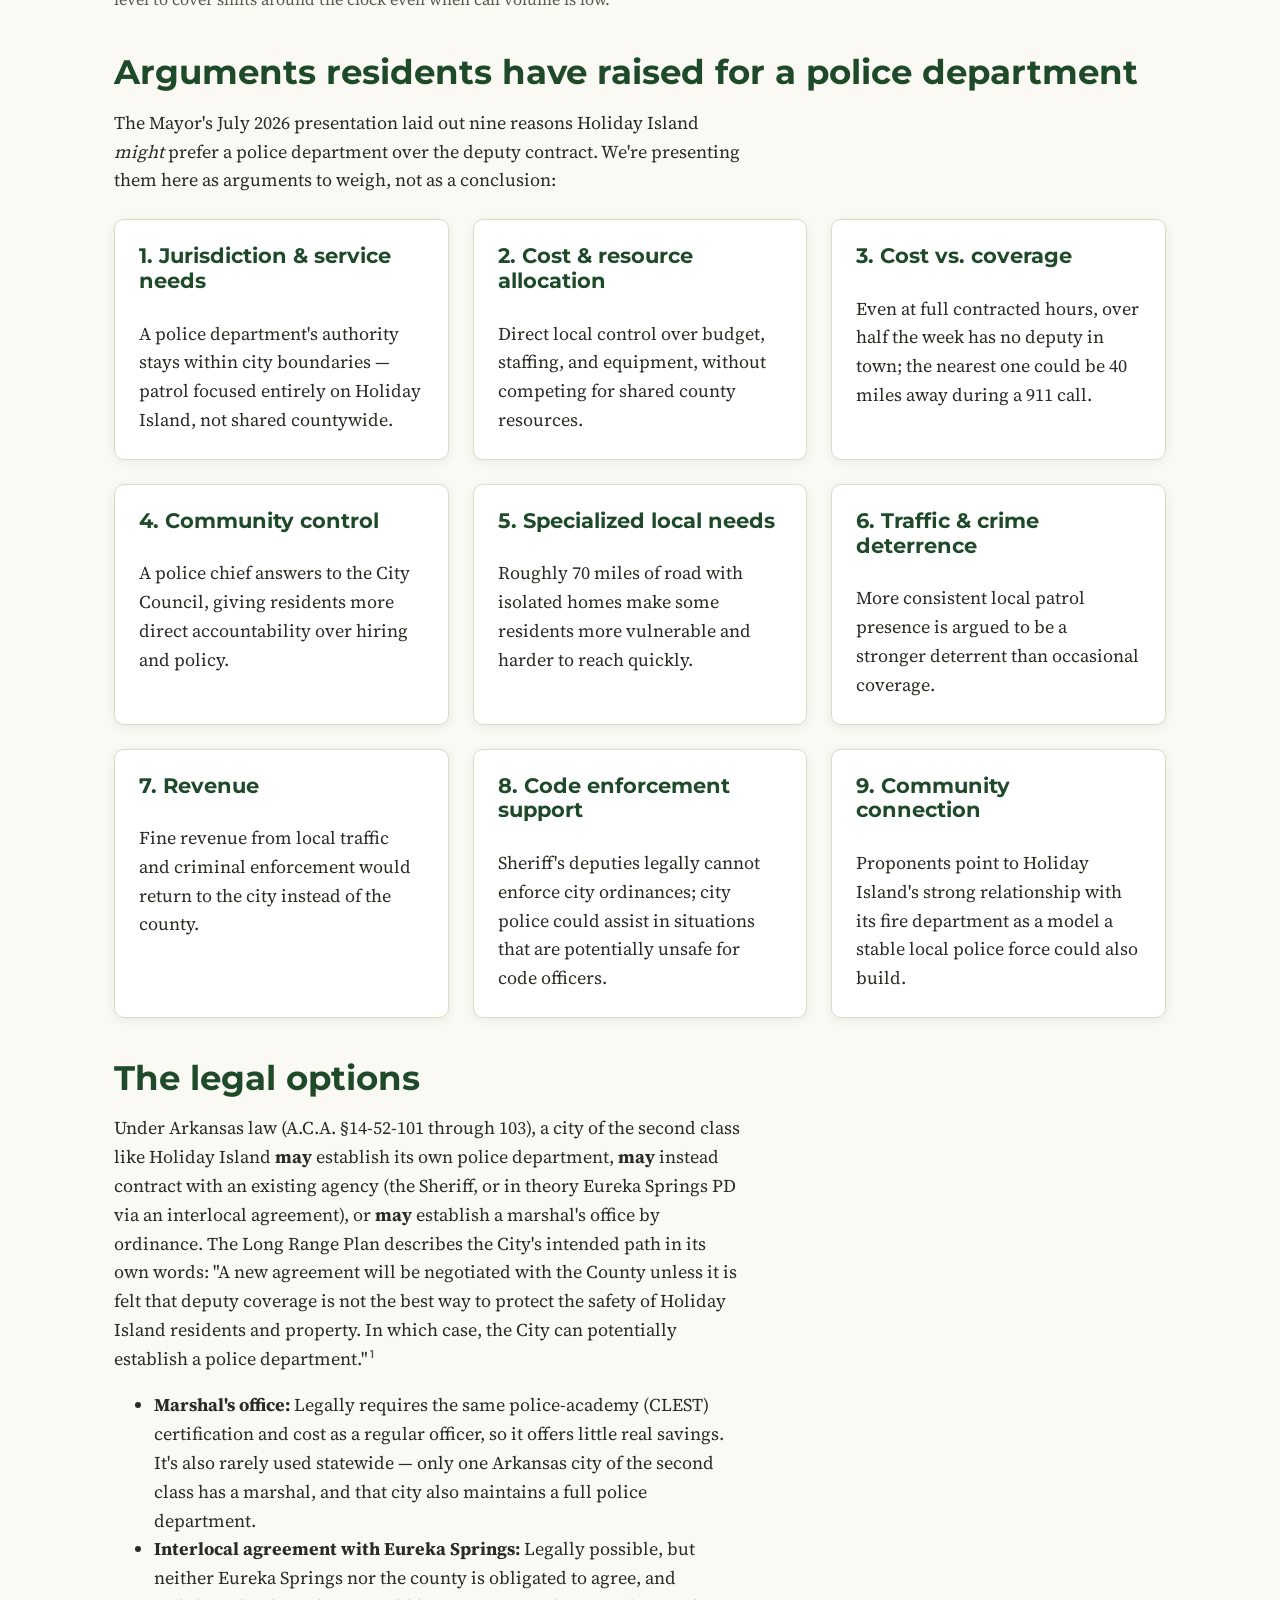
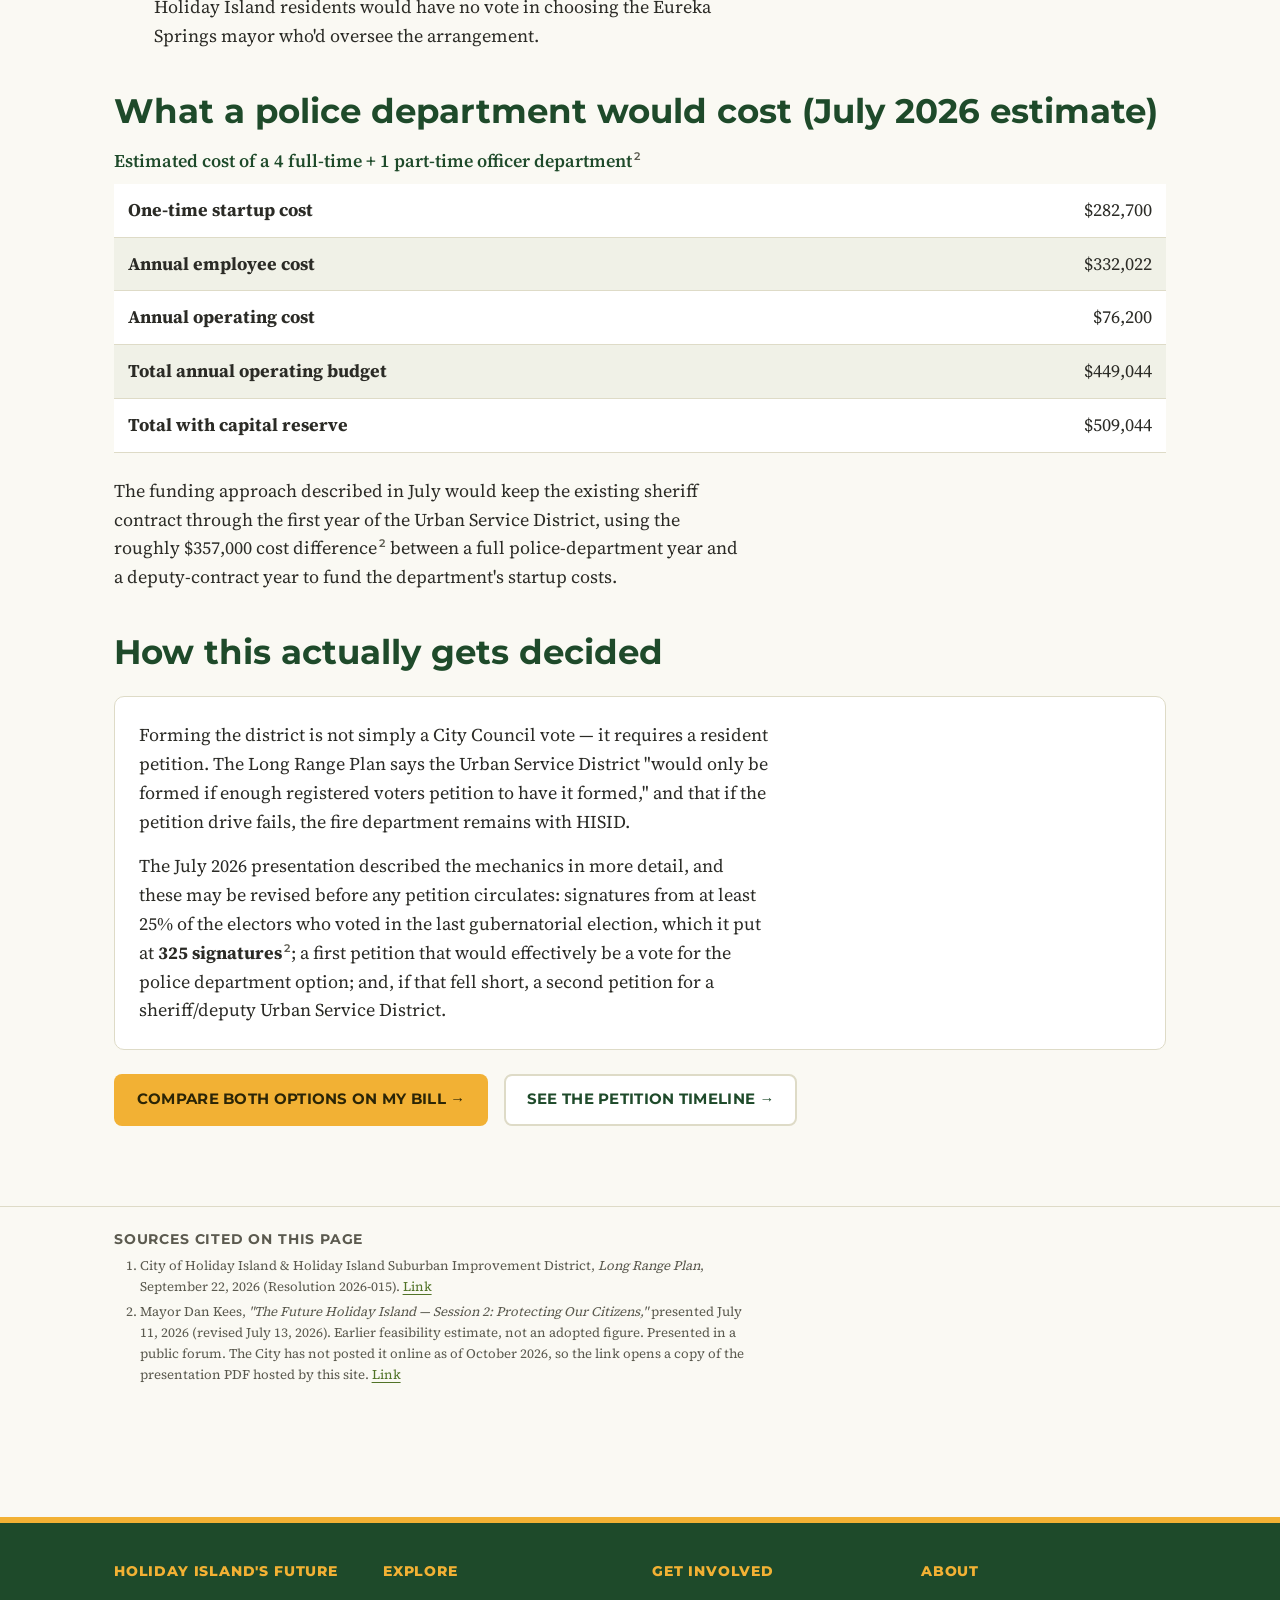
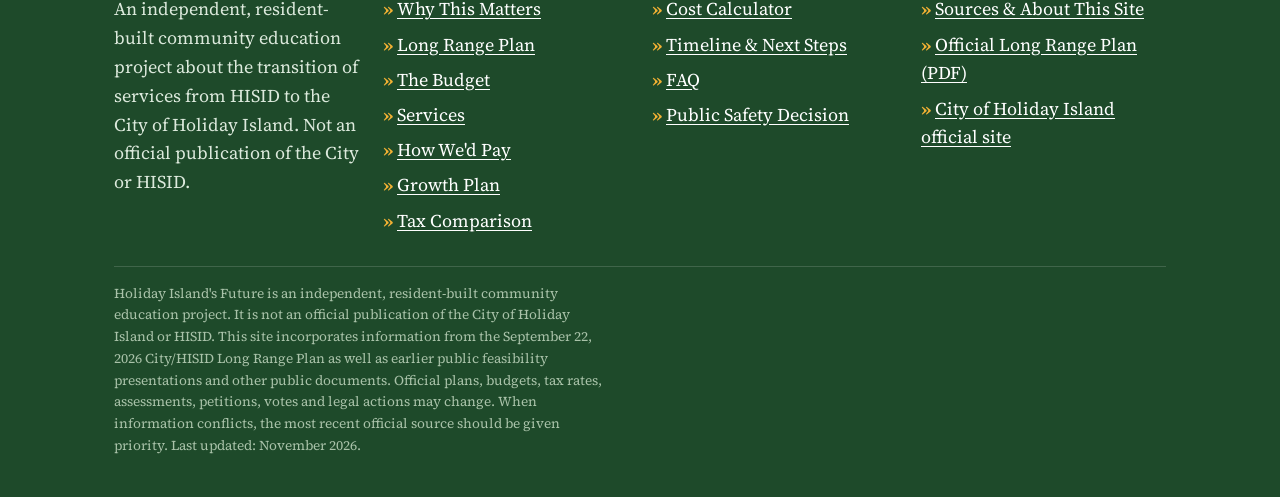
<file: public-safety.html>
<!DOCTYPE html>
<html lang="en">
<head>
<meta charset="UTF-8">
<meta name="viewport" content="width=device-width, initial-scale=1.0">
<title>Public Safety: Police or Sheriff? — Holiday Island's Future</title>
<meta name="description" content="A neutral, side-by-side look at whether Holiday Island should keep contracting with the Sheriff or form its own police department.">
<link rel="icon" href="favicon.svg" type="image/svg+xml">
<link rel="stylesheet" href="assets/css/base.css">
<link rel="stylesheet" href="assets/css/components.css">
</head>
<body>
<a class="skip-link" href="#main">Skip to main content</a>
<header class="site-header">
  <div class="container">
    <a class="site-brand" href="index.html">
      <svg width="34" height="34" viewBox="0 0 34 34" aria-hidden="true"><circle cx="17" cy="17" r="15" fill="#fff" stroke="#F2B134" stroke-width="2"/><circle cx="13" cy="12" r="5" fill="#F2B134" opacity="0.85"/><path d="M17 6.5 L22.5 17 L19.5 17 L24 25 L10 25 L14.5 17 L11.5 17 Z" fill="#2E6B3E"/></svg>
      <span>Holiday Island's Future<span class="tag">A community conversation</span></span>
    </a>
    <nav class="site-nav" aria-label="Main">
      <ul>
        <li><a href="index.html">Home</a></li>
        <li><a href="why-transition.html">Why This Matters</a></li>
        <li><a href="long-range-plan.html">Long Range Plan</a></li>
        <li><a href="budget-today.html">The Budget</a></li>
        <li><a href="services.html">Services</a></li>
        <li><a href="public-safety.html" aria-current="page">Public Safety</a></li>
        <li><a href="funding.html">How We'd Pay</a></li>
        <li><a href="growth-plan.html">Growth Plan</a></li>
        <li><a href="tax-comparison.html">Tax Comparison</a></li>
        <li><a href="calculator.html">Cost Calculator</a></li>
        <li><a href="timeline.html">Timeline</a></li>
        <li><a href="faq.html">FAQ</a></li>
        <li><a href="about-this-site.html">Sources &amp; About This Site</a></li>
      </ul>
    </nav>
  </div>
</header>
<script src="assets/js/mobile.js"></script>
<noscript><div class="noscript-note">JavaScript is off in your browser. Every page here still works — only the interactive Cost Calculator needs JavaScript to compute your results.</div></noscript>

<main id="main">
  <section class="section">
    <div class="container">

      <div class="callout callout--neutral">
        <h2 style="margin-top:0;">A note on tone</h2>
        <p style="margin-bottom:0;">Most of this site makes the case <em>for</em> transitioning services from HISID to the City. This page is different on purpose. Whether Holiday Island keeps contracting with the Carroll County Sheriff or forms its own police department is a genuinely open community decision — one the Long Range Plan leaves unresolved, and one that involves residents through a petition process. So here, we lay out both sides as evenly as we can.</p>
      </div>

      <h1>Public Safety: Sheriff Contract or City Police Department?</h1>
      <p class="lede">Whichever option Holiday Island chooses, the current plan is a Department of Public Safety Urban Service District, reporting to the mayor, that would include both policing and the fire department — funded by a user fee on the water bill.</p>

      <h2>Where the Long Range Plan stands</h2>
      <div class="badge-row"><span class="badge badge--planned">Phase 3 · planned for 2028</span><span class="badge badge--condition">Subject to petition</span><span class="badge badge--condition">Sheriff or police: not decided</span></div>
      <p>The September 22, 2026 Long Range Plan identifies 2028 as the planned fire and public safety transition. In summary, it says:</p>
      <ul>
        <li><strong>Structure.</strong> A Department of Public Safety Urban Service District, reporting to the mayor, would include both the policing activity and the fire department.</li>
        <li><strong>Fire.</strong> "There are no plans to change how the fire department operates."</li>
        <li><strong>Policing.</strong> The City took over the deputy agreement with Carroll County in 2021. A new agreement would be negotiated "unless it is felt that deputy coverage is not the best way to protect the safety of Holiday Island residents and property," in which case the City "can potentially establish a police department." The plan does not choose between them.</li>
        <li><strong>Fee.</strong> A user fee added to the water bill, estimated at <strong>$50 to $56 a month</strong> if the City continues to contract with the Sheriff's Department.<sup class="cite" data-src="lrp"><a href="#ref-1" aria-label="Source 1">1</a></sup> The plan gives no estimate for a police department.</li>
        <li><strong>Petition.</strong> The district "would only be formed if enough registered voters petition to have it formed." If the petition drive fails, the fire department would remain with HISID.</li>
        <li><strong>Assessment.</strong> After this transition there would be a corresponding reduction in the HISID assessment. The amount is not stated.</li>
      </ul>
      <p class="source-note">Source: City of Holiday Island &amp; HISID Long Range Plan, September 22, 2026, pages 6–7. See the <a href="long-range-plan.html#phases">full phase summary</a>.</p>

      <div class="disclaimer">
        <strong>Earlier feasibility-study estimates.</strong> Everything from here down comes from the Mayor's July 11, 2026 public safety presentation (revised July 13). The Long Range Plan does not restate these figures, and some details may have changed. They are kept because they are the most detailed public comparison of the two options. Where they differ from the Long Range Plan, the plan is the current source.
      </div>
      <p class="source-note" id="july-source"><strong>Source:</strong> <a href="docs/sources/public-safety-presentation-2026-07-11.pdf" target="_blank" rel="noopener">Mayor's Public Safety Presentation — July 11, 2026 (PDF)</a>, "The Future Holiday Island — Session 2: Protecting Our Citizens" (revised July 13, 2026). It covers the deputy contract, proposed police staffing, startup costs and the fee estimates below. These are the presentation's estimates, not adopted budgets or actual spending. The City has not posted the presentation online as of October 2026, so the link opens an unaltered copy hosted by this site; the City's <a href="https://www.cityofholidayisland.com/post/session-two-important-community-meeting" target="_blank" rel="noopener">announcement of the session</a> confirms the date and topic. See <a href="about-this-site.html#sources">all sources</a>.</p>

      <h2>The deputy contract, as presented in July 2026</h2>
      <div class="stat-grid">
        <div class="stat-tile"><span class="value">2</span><span class="label">deputies contracted, 80 hrs/week, at $31.28/hr (~$130,125/yr)<sup class="cite" data-src="july"><a href="#ref-2" aria-label="Source 2">2</a></sup></span></div>
        <div class="stat-tile"><span class="value">25%</span><span class="label">of February 2026 actually covered — 183 of 744 hours<sup class="cite" data-src="july"><a href="#ref-2" aria-label="Source 2">2</a></sup></span></div>
        <div class="stat-tile"><span class="value">9 days</span><span class="label">in February 2026 had zero deputy coverage<sup class="cite" data-src="july"><a href="#ref-2" aria-label="Source 2">2</a></sup></span></div>
      </div>
      <p>The county has had difficulty consistently supplying the full 80 contracted hours a week, typically delivering more like 55–70 hours instead<sup class="cite" data-src="july"><a href="#ref-2" aria-label="Source 2">2</a></sup>. Sheriff's deputies can enforce state law (traffic, criminal) in Holiday Island, but by law <strong>cannot enforce city ordinances</strong> — which can complicate code enforcement. The current contract expires at the end of 2026, and a renewal is expected to cost more.</p>

      <h2>The two options, side by side</h2>
      <div class="table-wrap">
        <table>
          <caption>Sheriff contract vs. a Holiday Island Police Department<sup class="cite" data-src="july"><a href="#ref-2" aria-label="Source 2">2</a></sup></caption>
          <thead><tr><th>Sheriff / Deputy Contract</th><th>New Police Department</th></tr></thead>
          <tbody>
            <tr><td>County-wide authority; Holiday Island shares priority with the rest of the county.</td><td>Authority limited to city boundaries; patrol dedicated entirely to Holiday Island.</td></tr>
            <tr><td>Lower direct cost; July 2026 estimate of a $632/year USD fee per improved property. (The Long Range Plan's range is $50–$56 a month, or $600–$672 a year.)</td><td>Higher direct cost; July 2026 estimate of an $888/year USD fee per improved property. (The Long Range Plan gives no police estimate.)<sup class="cite" data-src="lrp"><a href="#ref-1" aria-label="Source 1">1</a></sup></td></tr>
            <tr><td>~25% actual coverage under recent staffing; nearest available deputy could be 40 miles away during gaps.</td><td>4 full-time + 1 part-time officer model targets near-24/7 coverage.</td></tr>
            <tr><td>Sheriff is an elected county official; Holiday Island voters have a voice countywide.</td><td>Police chief appointed by City Council — more direct local accountability.</td></tr>
            <tr><td>Cannot enforce city ordinances; limited assistance for code enforcement in difficult situations.</td><td>Can assist code enforcement officers in potentially dangerous situations.</td></tr>
            <tr><td>Traffic/criminal fine revenue currently goes to the county.</td><td>Fine revenue would return to the city.</td></tr>
            <tr><td>No startup cost.</td><td>Estimated $282,700 one-time startup cost (vehicles, equipment, uniforms, training).</td></tr>
          </tbody>
        </table>
      </div>
      <p class="lede" style="font-size:1rem;">National benchmark, for context: small towns under 2,500 people average about 3.8 sworn officers per 1,000 residents — higher than the 2.4-per-1,000 national average<sup class="cite" data-src="july"><a href="#ref-2" aria-label="Source 2">2</a></sup> — because small departments need a baseline staffing level to cover shifts around the clock even when call volume is low.</p>

      <h2>Arguments residents have raised for a police department</h2>
      <p>The Mayor's July 2026 presentation laid out nine reasons Holiday Island <em>might</em> prefer a police department over the deputy contract. We're presenting them here as arguments to weigh, not as a conclusion:</p>
      <div class="card-grid">
        <div class="card"><h3>1. Jurisdiction &amp; service needs</h3><p>A police department's authority stays within city boundaries — patrol focused entirely on Holiday Island, not shared countywide.</p></div>
        <div class="card"><h3>2. Cost &amp; resource allocation</h3><p>Direct local control over budget, staffing, and equipment, without competing for shared county resources.</p></div>
        <div class="card"><h3>3. Cost vs. coverage</h3><p>Even at full contracted hours, over half the week has no deputy in town; the nearest one could be 40 miles away during a 911 call.</p></div>
        <div class="card"><h3>4. Community control</h3><p>A police chief answers to the City Council, giving residents more direct accountability over hiring and policy.</p></div>
        <div class="card"><h3>5. Specialized local needs</h3><p>Roughly 70 miles of road with isolated homes make some residents more vulnerable and harder to reach quickly.</p></div>
        <div class="card"><h3>6. Traffic &amp; crime deterrence</h3><p>More consistent local patrol presence is argued to be a stronger deterrent than occasional coverage.</p></div>
        <div class="card"><h3>7. Revenue</h3><p>Fine revenue from local traffic and criminal enforcement would return to the city instead of the county.</p></div>
        <div class="card"><h3>8. Code enforcement support</h3><p>Sheriff's deputies legally cannot enforce city ordinances; city police could assist in situations that are potentially unsafe for code officers.</p></div>
        <div class="card"><h3>9. Community connection</h3><p>Proponents point to Holiday Island's strong relationship with its fire department as a model a stable local police force could also build.</p></div>
      </div>

      <h2>The legal options</h2>
      <p>Under Arkansas law (A.C.A. §14-52-101 through 103), a city of the second class like Holiday Island <strong>may</strong> establish its own police department, <strong>may</strong> instead contract with an existing agency (the Sheriff, or in theory Eureka Springs PD via an interlocal agreement), or <strong>may</strong> establish a marshal's office by ordinance. The Long Range Plan describes the City's intended path in its own words: "A new agreement will be negotiated with the County unless it is felt that deputy coverage is not the best way to protect the safety of Holiday Island residents and property. In which case, the City can potentially establish a police department."<sup class="cite" data-src="lrp"><a href="#ref-1" aria-label="Source 1">1</a></sup></p>
      <ul>
        <li><strong>Marshal's office:</strong> Legally requires the same police-academy (CLEST) certification and cost as a regular officer, so it offers little real savings. It's also rarely used statewide — only one Arkansas city of the second class has a marshal, and that city also maintains a full police department.</li>
        <li><strong>Interlocal agreement with Eureka Springs:</strong> Legally possible, but neither Eureka Springs nor the county is obligated to agree, and Holiday Island residents would have no vote in choosing the Eureka Springs mayor who'd oversee the arrangement.</li>
      </ul>

      <h2>What a police department would cost (July 2026 estimate)</h2>
      <div class="table-wrap">
        <table>
          <caption>Estimated cost of a 4 full-time + 1 part-time officer department<sup class="cite" data-src="july"><a href="#ref-2" aria-label="Source 2">2</a></sup></caption>
          <tbody>
            <tr><th scope="row">One-time startup cost</th><td class="num">$282,700</td></tr>
            <tr><th scope="row">Annual employee cost</th><td class="num">$332,022</td></tr>
            <tr><th scope="row">Annual operating cost</th><td class="num">$76,200</td></tr>
            <tr><th scope="row">Total annual operating budget</th><td class="num">$449,044</td></tr>
            <tr><th scope="row">Total with capital reserve</th><td class="num">$509,044</td></tr>
          </tbody>
        </table>
      </div>
      <p>The funding approach described in July would keep the existing sheriff contract through the first year of the Urban Service District, using the roughly $357,000 cost difference<sup class="cite" data-src="july"><a href="#ref-2" aria-label="Source 2">2</a></sup> between a full police-department year and a deputy-contract year to fund the department's startup costs.</p>

      <h2>How this actually gets decided</h2>
      <div class="callout">
        <p>Forming the district is not simply a City Council vote — it requires a resident petition. The Long Range Plan says the Urban Service District "would only be formed if enough registered voters petition to have it formed," and that if the petition drive fails, the fire department remains with HISID.</p>
        <p style="margin-bottom:0;">The July 2026 presentation described the mechanics in more detail, and these may be revised before any petition circulates: signatures from at least 25% of the electors who voted in the last gubernatorial election, which it put at <strong>325 signatures</strong><sup class="cite" data-src="july"><a href="#ref-2" aria-label="Source 2">2</a></sup>; a first petition that would effectively be a vote for the police department option; and, if that fell short, a second petition for a sheriff/deputy Urban Service District.</p>
      </div>

      <div class="hero-actions">
        <a class="btn btn-primary" href="calculator.html">Compare both options on my bill →</a>
        <a class="btn btn-quiet" href="timeline.html">See the petition timeline →</a>
      </div>
    </div>
  </section>
  <!-- refs:start -->
  <section class="references" id="references" aria-labelledby="references-heading">
    <div class="container">
      <h2 id="references-heading">Sources cited on this page</h2>
      <ol>
        <li id="ref-1">City of Holiday Island &amp; Holiday Island Suburban Improvement District, <em>Long Range Plan</em>, September 22, 2026 (Resolution 2026-015). <a href="https://drive.google.com/file/d/1ul3-1l40UpRCqN19zxTP7dAHxp4odrPl/view" target="_blank" rel="noopener">Link</a></li>
        <li id="ref-2">Mayor Dan Kees, <em>"The Future Holiday Island — Session 2: Protecting Our Citizens,"</em> presented July 11, 2026 (revised July 13, 2026). Earlier feasibility estimate, not an adopted figure. Presented in a public forum. The City has not posted it online as of October 2026, so the link opens a copy of the presentation PDF hosted by this site. <a href="docs/sources/public-safety-presentation-2026-07-11.pdf" target="_blank" rel="noopener">Link</a></li>
      </ol>
    </div>
  </section>
  <!-- refs:end -->
</main>

<footer class="site-footer">
  <div class="container">
    <div class="footer-grid">
      <div>
        <h4>Holiday Island's Future</h4>
        <p>An independent, resident-built community education project about the transition of services from HISID to the City of Holiday Island. Not an official publication of the City or HISID.</p>
      </div>
      <div>
        <h4>Explore</h4>
        <ul>
          <li><a href="why-transition.html">Why This Matters</a></li>
          <li><a href="long-range-plan.html">Long Range Plan</a></li>
          <li><a href="budget-today.html">The Budget</a></li>
          <li><a href="services.html">Services</a></li>
          <li><a href="funding.html">How We'd Pay</a></li>
          <li><a href="growth-plan.html">Growth Plan</a></li>
          <li><a href="tax-comparison.html">Tax Comparison</a></li>
        </ul>
      </div>
      <div>
        <h4>Get Involved</h4>
        <ul>
          <li><a href="calculator.html">Cost Calculator</a></li>
          <li><a href="timeline.html">Timeline &amp; Next Steps</a></li>
          <li><a href="faq.html">FAQ</a></li>
          <li><a href="public-safety.html">Public Safety Decision</a></li>
        </ul>
      </div>
      <div>
        <h4>About</h4>
        <ul>
          <li><a href="about-this-site.html">Sources &amp; About This Site</a></li>
          <li><a href="https://drive.google.com/file/d/1ul3-1l40UpRCqN19zxTP7dAHxp4odrPl/view" target="_blank" rel="noopener">Official Long Range Plan (PDF)</a></li>
          <li><a href="https://www.cityofholidayisland.com" target="_blank" rel="noopener">City of Holiday Island official site</a></li>
        </ul>
      </div>
    </div>
    <div class="footer-bottom">
      <p>Holiday Island's Future is an independent, resident-built community education project. It is not an official publication of the City of Holiday Island or HISID. This site incorporates information from the September 22, 2026 City/HISID Long Range Plan as well as earlier public feasibility presentations and other public documents. Official plans, budgets, tax rates, assessments, petitions, votes and legal actions may change. When information conflicts, the most recent official source should be given priority. Last updated: November 2026.</p>
    </div>
  </div>
</footer>
</body>
</html>
</file>
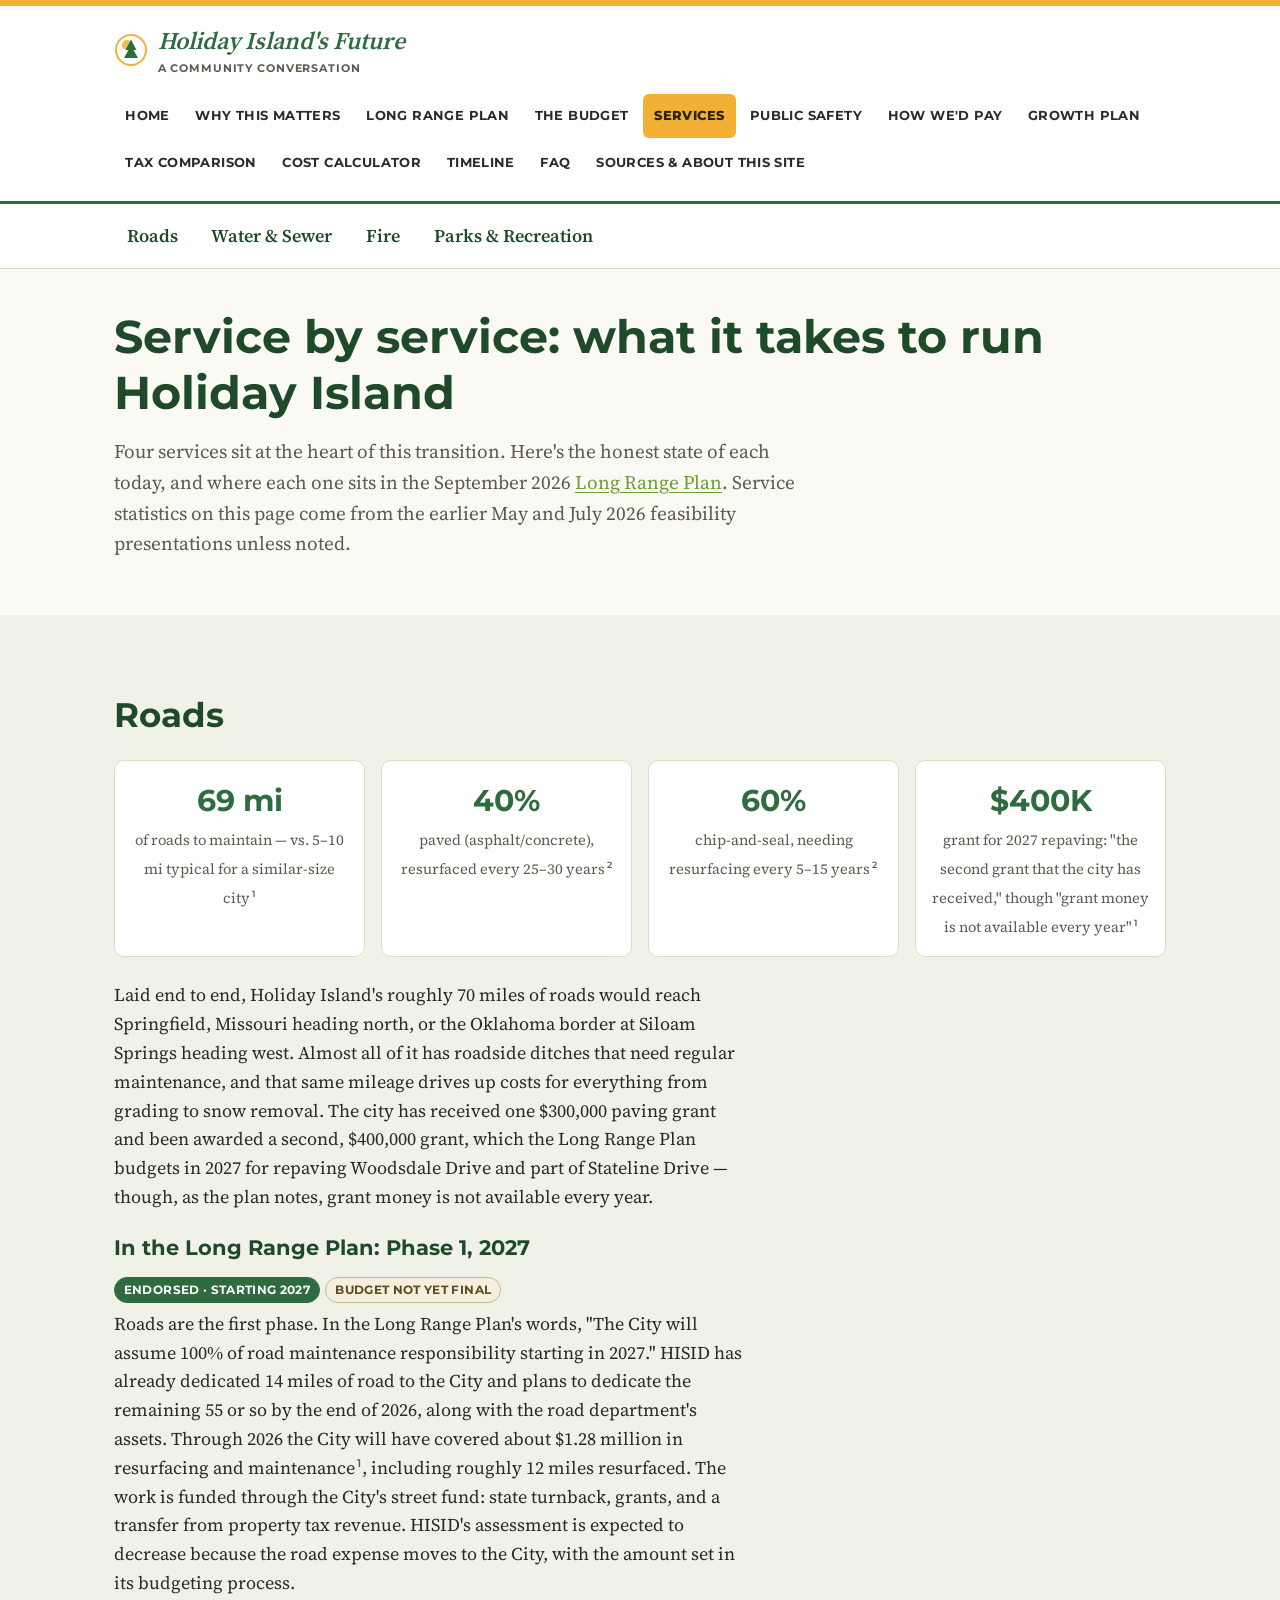
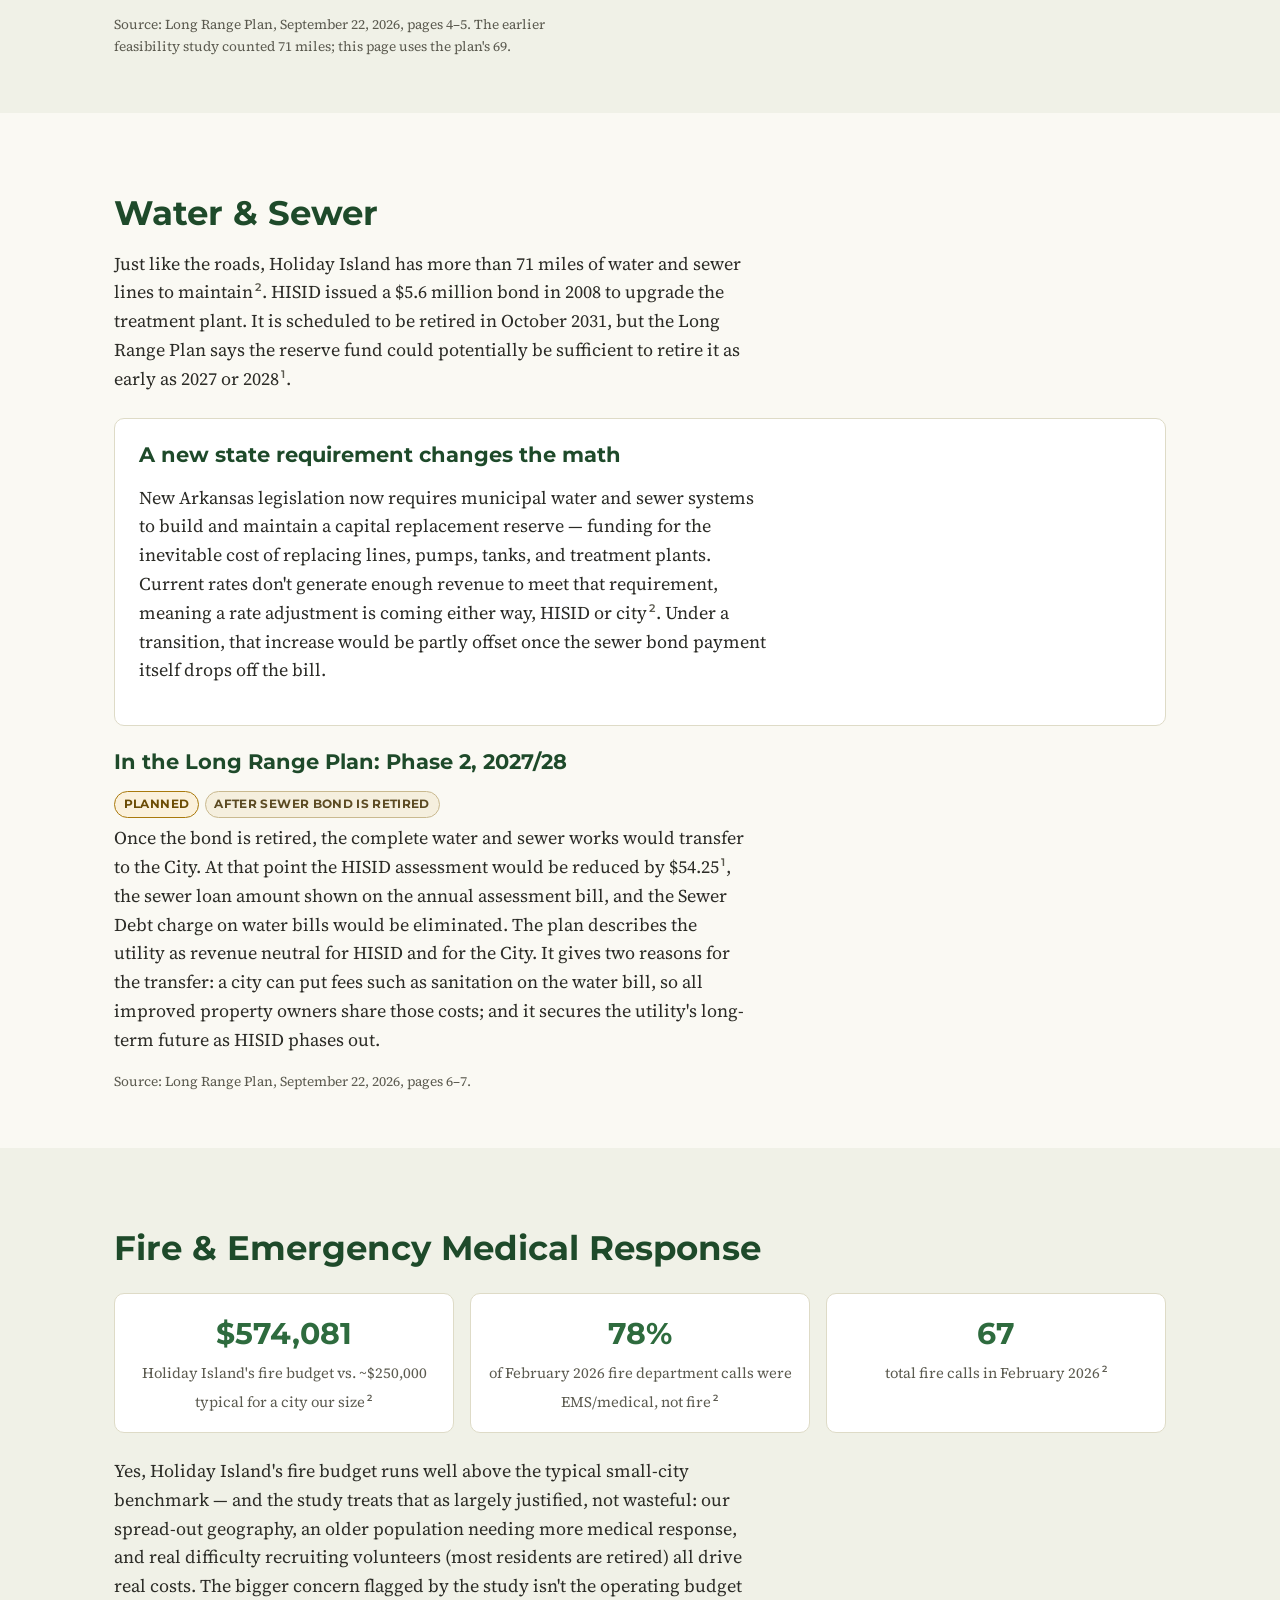
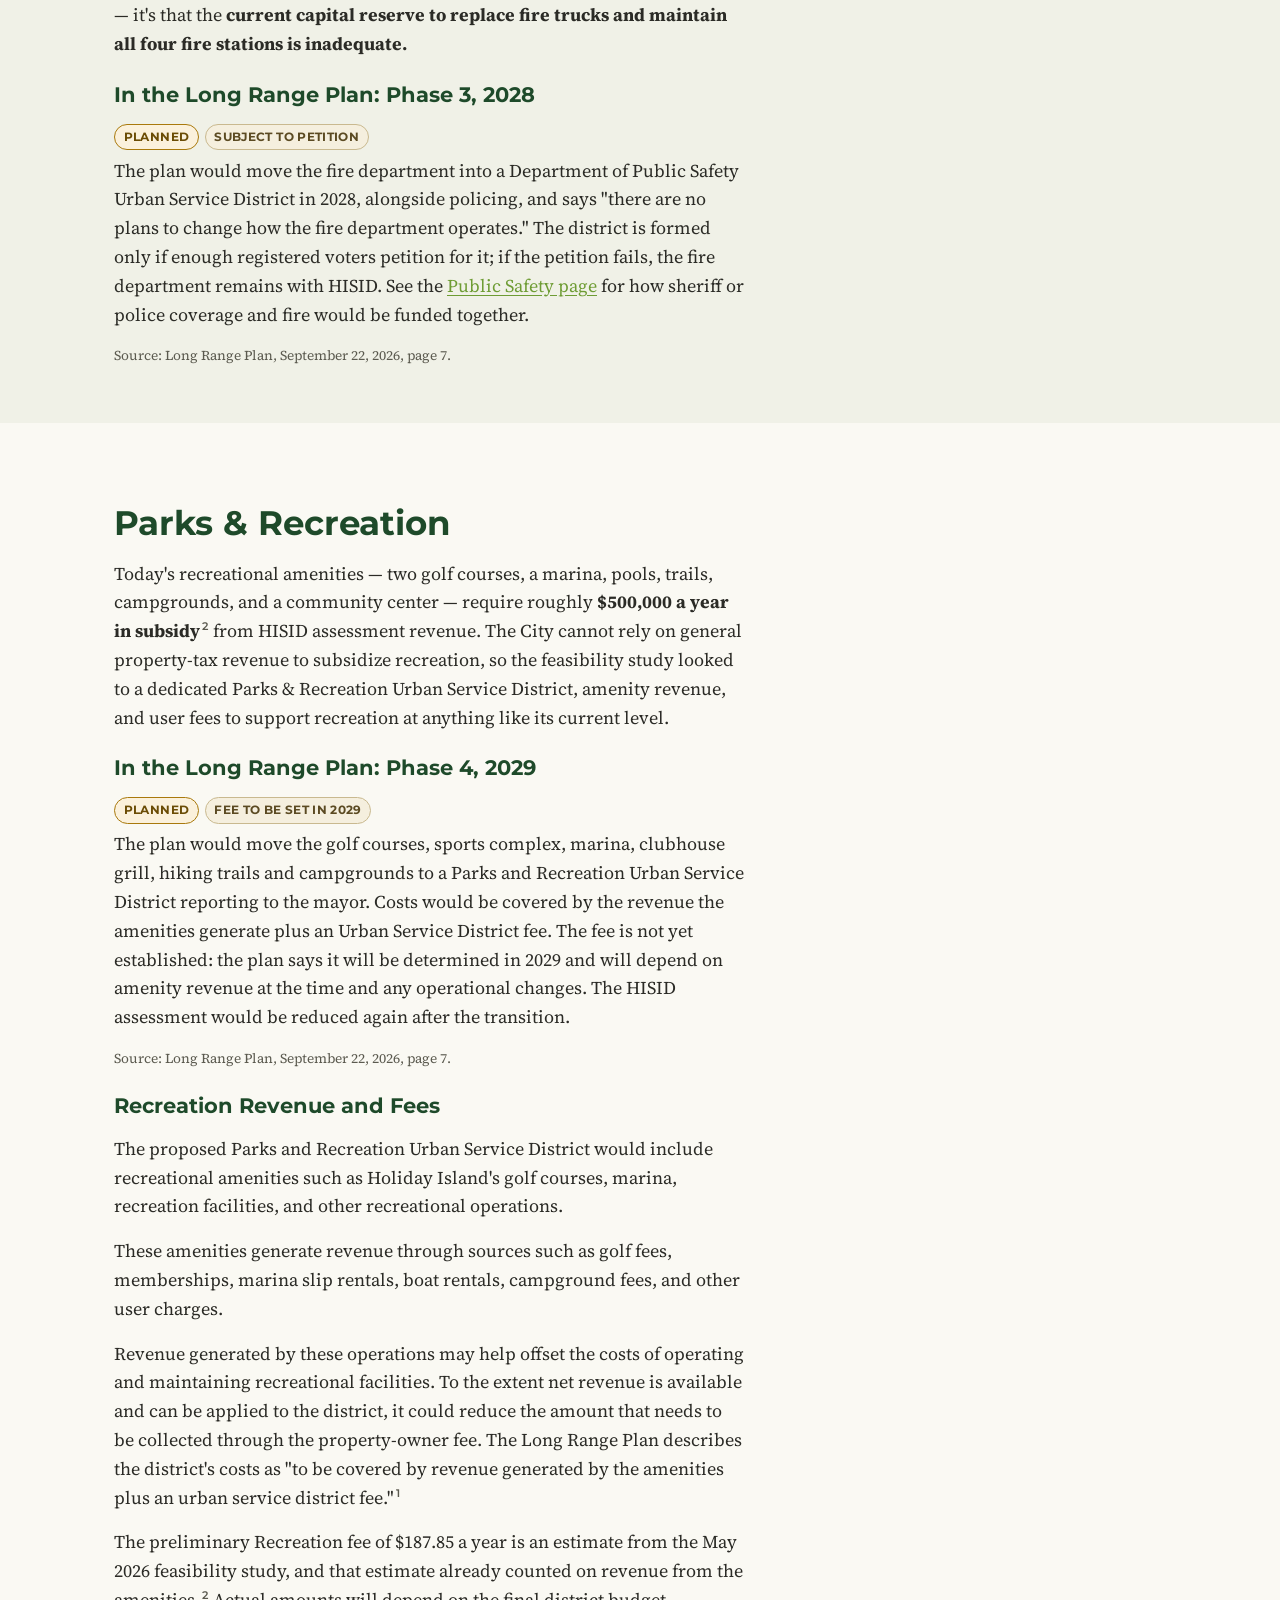
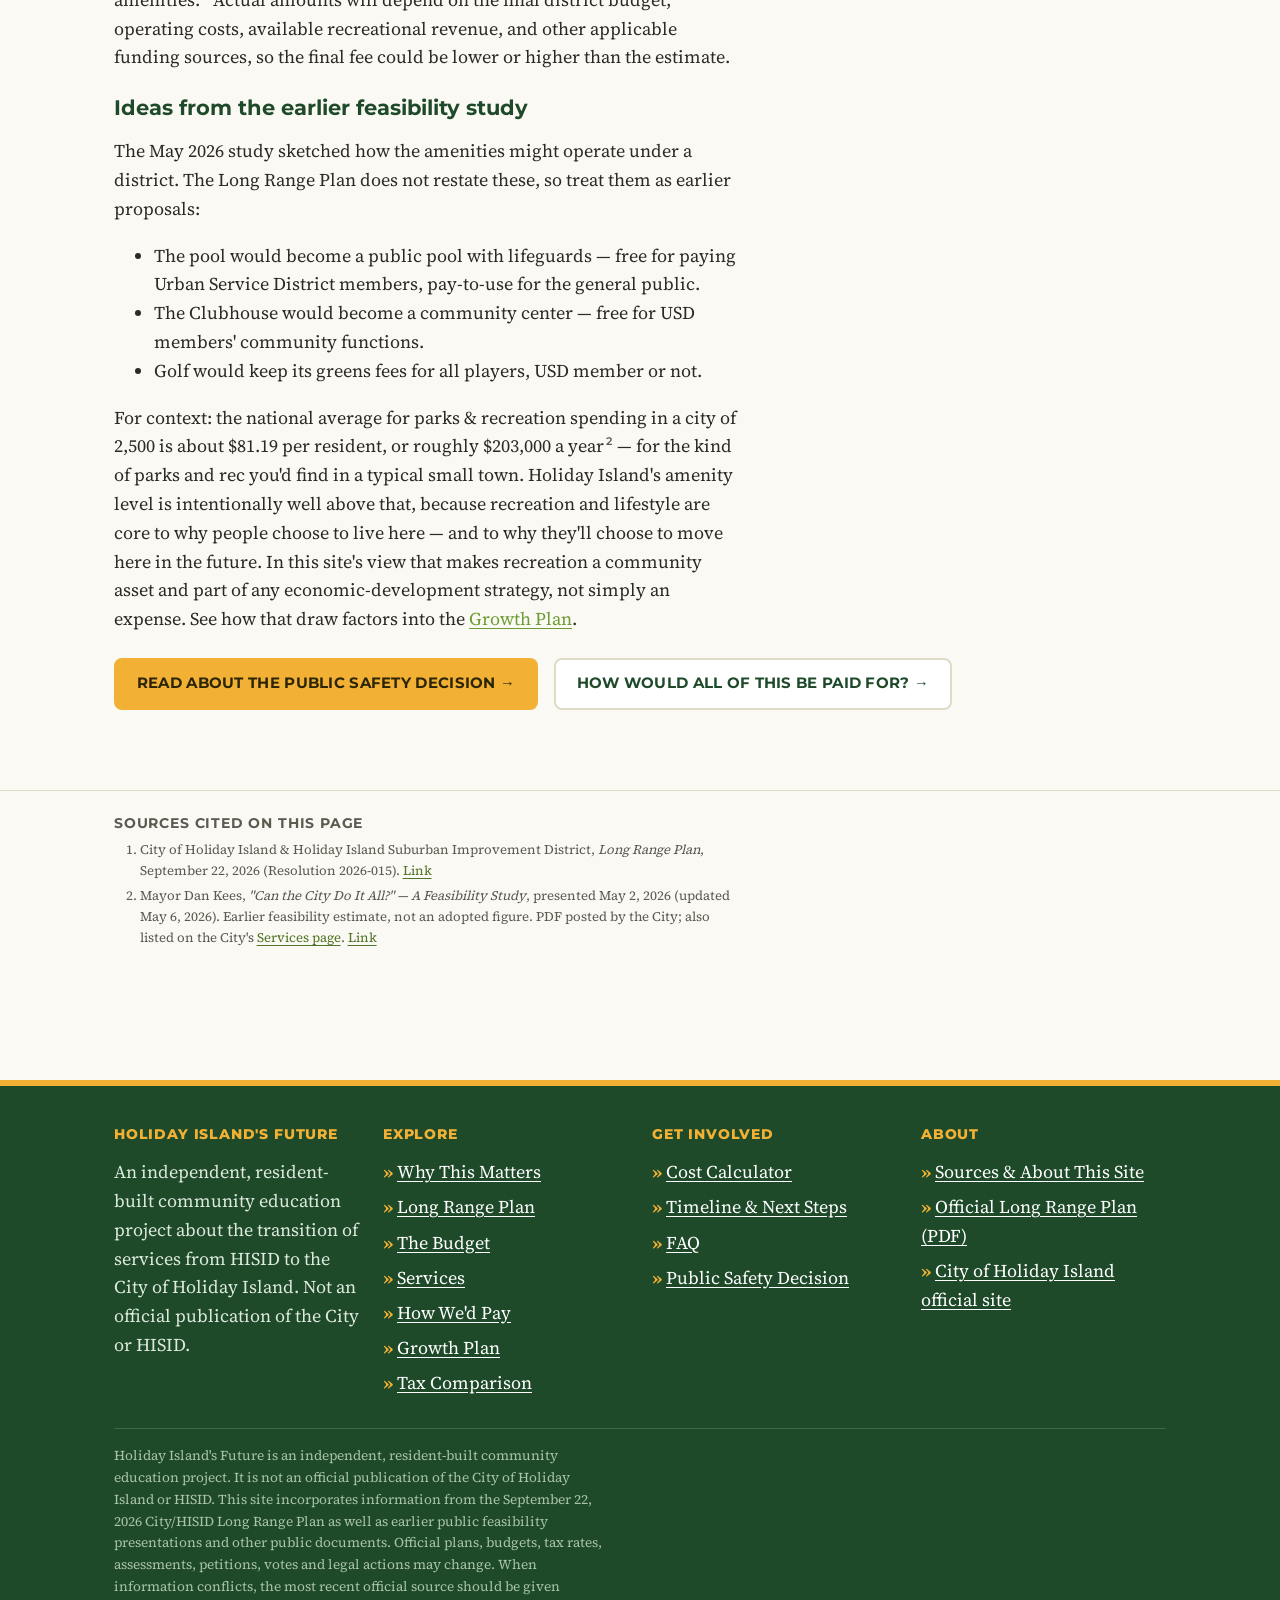
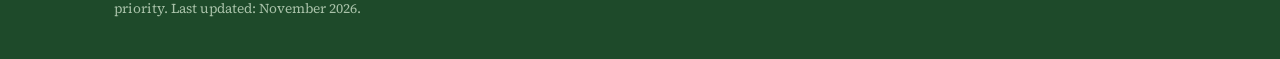
<file: services.html>
<!DOCTYPE html>
<html lang="en">
<head>
<meta charset="UTF-8">
<meta name="viewport" content="width=device-width, initial-scale=1.0">
<title>Services — Holiday Island's Future</title>
<meta name="description" content="Roads, water and sewer, fire, and parks and recreation in Holiday Island: today's numbers and what would change in a transition.">
<link rel="icon" href="favicon.svg" type="image/svg+xml">
<link rel="stylesheet" href="assets/css/base.css">
<link rel="stylesheet" href="assets/css/components.css">
</head>
<body>
<a class="skip-link" href="#main">Skip to main content</a>
<header class="site-header">
  <div class="container">
    <a class="site-brand" href="index.html">
      <svg width="34" height="34" viewBox="0 0 34 34" aria-hidden="true"><circle cx="17" cy="17" r="15" fill="#fff" stroke="#F2B134" stroke-width="2"/><circle cx="13" cy="12" r="5" fill="#F2B134" opacity="0.85"/><path d="M17 6.5 L22.5 17 L19.5 17 L24 25 L10 25 L14.5 17 L11.5 17 Z" fill="#2E6B3E"/></svg>
      <span>Holiday Island's Future<span class="tag">A community conversation</span></span>
    </a>
    <nav class="site-nav" aria-label="Main">
      <ul>
        <li><a href="index.html">Home</a></li>
        <li><a href="why-transition.html">Why This Matters</a></li>
        <li><a href="long-range-plan.html">Long Range Plan</a></li>
        <li><a href="budget-today.html">The Budget</a></li>
        <li><a href="services.html" aria-current="page">Services</a></li>
        <li><a href="public-safety.html">Public Safety</a></li>
        <li><a href="funding.html">How We'd Pay</a></li>
        <li><a href="growth-plan.html">Growth Plan</a></li>
        <li><a href="tax-comparison.html">Tax Comparison</a></li>
        <li><a href="calculator.html">Cost Calculator</a></li>
        <li><a href="timeline.html">Timeline</a></li>
        <li><a href="faq.html">FAQ</a></li>
        <li><a href="about-this-site.html">Sources &amp; About This Site</a></li>
      </ul>
    </nav>
  </div>
</header>
<script src="assets/js/mobile.js"></script>
<noscript><div class="noscript-note">JavaScript is off in your browser. Every page here still works — only the interactive Cost Calculator needs JavaScript to compute your results.</div></noscript>

<nav class="subnav" aria-label="On this page">
  <ul>
    <li><a href="#roads">Roads</a></li>
    <li><a href="#water-sewer">Water &amp; Sewer</a></li>
    <li><a href="#fire">Fire</a></li>
    <li><a href="#parks">Parks &amp; Recreation</a></li>
  </ul>
</nav>

<main id="main">
  <section class="section">
    <div class="container">
      <h1>Service by service: what it takes to run Holiday Island</h1>
      <p class="lede">Four services sit at the heart of this transition. Here's the honest state of each today, and where each one sits in the September 2026 <a href="long-range-plan.html">Long Range Plan</a>. Service statistics on this page come from the earlier May and July 2026 feasibility presentations unless noted.</p>
    </div>
  </section>

  <section class="section section--alt" id="roads">
    <div class="container">
      <h2>Roads</h2>
      <div class="stat-grid">
        <div class="stat-tile"><span class="value">69 mi</span><span class="label">of roads to maintain — vs. 5–10 mi typical for a similar-size city<sup class="cite" data-src="lrp"><a href="#ref-1" aria-label="Source 1">1</a></sup></span></div>
        <div class="stat-tile"><span class="value">40%</span><span class="label">paved (asphalt/concrete), resurfaced every 25–30 years<sup class="cite" data-src="may"><a href="#ref-2" aria-label="Source 2">2</a></sup></span></div>
        <div class="stat-tile"><span class="value">60%</span><span class="label">chip-and-seal, needing resurfacing every 5–15 years<sup class="cite" data-src="may"><a href="#ref-2" aria-label="Source 2">2</a></sup></span></div>
        <div class="stat-tile"><span class="value">$400K</span><span class="label">grant for 2027 repaving: "the second grant that the city has received," though "grant money is not available every year"<sup class="cite" data-src="lrp"><a href="#ref-1" aria-label="Source 1">1</a></sup></span></div>
      </div>
      <p>Laid end to end, Holiday Island's roughly 70 miles of roads would reach Springfield, Missouri heading north, or the Oklahoma border at Siloam Springs heading west. Almost all of it has roadside ditches that need regular maintenance, and that same mileage drives up costs for everything from grading to snow removal. The city has received one $300,000 paving grant and been awarded a second, $400,000 grant, which the Long Range Plan budgets in 2027 for repaving Woodsdale Drive and part of Stateline Drive — though, as the plan notes, grant money is not available every year.</p>
      <h3>In the Long Range Plan: Phase 1, 2027</h3>
      <div class="badge-row"><span class="badge badge--decided">Endorsed · Starting 2027</span><span class="badge badge--condition">Budget not yet final</span></div>
      <p>Roads are the first phase. In the Long Range Plan's words, "The City will assume 100% of road maintenance responsibility starting in 2027." HISID has already dedicated 14 miles of road to the City and plans to dedicate the remaining 55 or so by the end of 2026, along with the road department's assets. Through 2026 the City will have covered about $1.28 million in resurfacing and maintenance<sup class="cite" data-src="lrp"><a href="#ref-1" aria-label="Source 1">1</a></sup>, including roughly 12 miles resurfaced. The work is funded through the City's street fund: state turnback, grants, and a transfer from property tax revenue. HISID's assessment is expected to decrease because the road expense moves to the City, with the amount set in its budgeting process.</p>
      <p class="source-note">Source: Long Range Plan, September 22, 2026, pages 4–5. The earlier feasibility study counted 71 miles; this page uses the plan's 69.</p>
    </div>
  </section>

  <section class="section" id="water-sewer">
    <div class="container">
      <h2>Water &amp; Sewer</h2>
      <p>Just like the roads, Holiday Island has more than 71 miles of water and sewer lines to maintain<sup class="cite" data-src="may"><a href="#ref-2" aria-label="Source 2">2</a></sup>. HISID issued a $5.6 million bond in 2008 to upgrade the treatment plant. It is scheduled to be retired in October 2031, but the Long Range Plan says the reserve fund could potentially be sufficient to retire it as early as 2027 or 2028<sup class="cite" data-src="lrp"><a href="#ref-1" aria-label="Source 1">1</a></sup>.</p>
      <div class="callout">
        <h3>A new state requirement changes the math</h3>
        <p>New Arkansas legislation now requires municipal water and sewer systems to build and maintain a capital replacement reserve — funding for the inevitable cost of replacing lines, pumps, tanks, and treatment plants. Current rates don't generate enough revenue to meet that requirement, meaning a rate adjustment is coming either way, HISID or city<sup class="cite" data-src="may"><a href="#ref-2" aria-label="Source 2">2</a></sup>. Under a transition, that increase would be partly offset once the sewer bond payment itself drops off the bill.</p>
      </div>
      <h3>In the Long Range Plan: Phase 2, 2027/28</h3>
      <div class="badge-row"><span class="badge badge--planned">Planned</span><span class="badge badge--condition">After sewer bond is retired</span></div>
      <p>Once the bond is retired, the complete water and sewer works would transfer to the City. At that point the HISID assessment would be reduced by $54.25<sup class="cite" data-src="lrp"><a href="#ref-1" aria-label="Source 1">1</a></sup>, the sewer loan amount shown on the annual assessment bill, and the Sewer Debt charge on water bills would be eliminated. The plan describes the utility as revenue neutral for HISID and for the City. It gives two reasons for the transfer: a city can put fees such as sanitation on the water bill, so all improved property owners share those costs; and it secures the utility's long-term future as HISID phases out.</p>
      <p class="source-note">Source: Long Range Plan, September 22, 2026, pages 6–7.</p>
    </div>
  </section>

  <section class="section section--alt" id="fire">
    <div class="container">
      <h2>Fire &amp; Emergency Medical Response</h2>
      <div class="stat-grid">
        <div class="stat-tile"><span class="value">$574,081</span><span class="label">Holiday Island's fire budget vs. ~$250,000 typical for a city our size<sup class="cite" data-src="may"><a href="#ref-2" aria-label="Source 2">2</a></sup></span></div>
        <div class="stat-tile"><span class="value">78%</span><span class="label">of February 2026 fire department calls were EMS/medical, not fire<sup class="cite" data-src="may"><a href="#ref-2" aria-label="Source 2">2</a></sup></span></div>
        <div class="stat-tile"><span class="value">67</span><span class="label">total fire calls in February 2026<sup class="cite" data-src="may"><a href="#ref-2" aria-label="Source 2">2</a></sup></span></div>
      </div>
      <p>Yes, Holiday Island's fire budget runs well above the typical small-city benchmark — and the study treats that as largely justified, not wasteful: our spread-out geography, an older population needing more medical response, and real difficulty recruiting volunteers (most residents are retired) all drive real costs. The bigger concern flagged by the study isn't the operating budget — it's that the <strong>current capital reserve to replace fire trucks and maintain all four fire stations is inadequate.</strong></p>
      <h3>In the Long Range Plan: Phase 3, 2028</h3>
      <div class="badge-row"><span class="badge badge--planned">Planned</span><span class="badge badge--condition">Subject to petition</span></div>
      <p>The plan would move the fire department into a Department of Public Safety Urban Service District in 2028, alongside policing, and says "there are no plans to change how the fire department operates." The district is formed only if enough registered voters petition for it; if the petition fails, the fire department remains with HISID. See the <a href="public-safety.html">Public Safety page</a> for how sheriff or police coverage and fire would be funded together.</p>
      <p class="source-note">Source: Long Range Plan, September 22, 2026, page 7.</p>
    </div>
  </section>

  <section class="section" id="parks">
    <div class="container">
      <h2>Parks &amp; Recreation</h2>
      <p>Today's recreational amenities — two golf courses, a marina, pools, trails, campgrounds, and a community center — require roughly <strong>$500,000 a year in subsidy</strong><sup class="cite" data-src="may"><a href="#ref-2" aria-label="Source 2">2</a></sup> from HISID assessment revenue. The City cannot rely on general property-tax revenue to subsidize recreation, so the feasibility study looked to a dedicated Parks &amp; Recreation Urban Service District, amenity revenue, and user fees to support recreation at anything like its current level.</p>
      <h3>In the Long Range Plan: Phase 4, 2029</h3>
      <div class="badge-row"><span class="badge badge--planned">Planned</span><span class="badge badge--condition">Fee to be set in 2029</span></div>
      <p>The plan would move the golf courses, sports complex, marina, clubhouse grill, hiking trails and campgrounds to a Parks and Recreation Urban Service District reporting to the mayor. Costs would be covered by the revenue the amenities generate plus an Urban Service District fee. The fee is not yet established: the plan says it will be determined in 2029 and will depend on amenity revenue at the time and any operational changes. The HISID assessment would be reduced again after the transition.</p>
      <p class="source-note">Source: Long Range Plan, September 22, 2026, page 7.</p>
      <h3 id="recreation-revenue">Recreation Revenue and Fees</h3>
      <p>The proposed Parks and Recreation Urban Service District would include recreational amenities such as Holiday Island's golf courses, marina, recreation facilities, and other recreational operations.</p>
      <p>These amenities generate revenue through sources such as golf fees, memberships, marina slip rentals, boat rentals, campground fees, and other user charges.</p>
      <p>Revenue generated by these operations may help offset the costs of operating and maintaining recreational facilities. To the extent net revenue is available and can be applied to the district, it could reduce the amount that needs to be collected through the property-owner fee. The Long Range Plan describes the district's costs as "to be covered by revenue generated by the amenities plus an urban service district fee."<sup class="cite" data-src="lrp"><a href="#ref-1" aria-label="Source 1">1</a></sup></p>
      <p>The preliminary Recreation fee of $187.85 a year is an estimate from the May 2026 feasibility study, and that estimate already counted on revenue from the amenities.<sup class="cite" data-src="may"><a href="#ref-2" aria-label="Source 2">2</a></sup> Actual amounts will depend on the final district budget, operating costs, available recreational revenue, and other applicable funding sources, so the final fee could be lower or higher than the estimate.</p>
      <h3>Ideas from the earlier feasibility study</h3>
      <p>The May 2026 study sketched how the amenities might operate under a district. The Long Range Plan does not restate these, so treat them as earlier proposals:</p>
      <ul>
        <li>The pool would become a public pool with lifeguards — free for paying Urban Service District members, pay-to-use for the general public.</li>
        <li>The Clubhouse would become a community center — free for USD members' community functions.</li>
        <li>Golf would keep its greens fees for all players, USD member or not.</li>
      </ul>
      <p>For context: the national average for parks &amp; recreation spending in a city of 2,500 is about $81.19 per resident, or roughly $203,000 a year<sup class="cite" data-src="may"><a href="#ref-2" aria-label="Source 2">2</a></sup> — for the kind of parks and rec you'd find in a typical small town. Holiday Island's amenity level is intentionally well above that, because recreation and lifestyle are core to why people choose to live here — and to why they'll choose to move here in the future. In this site's view that makes recreation a community asset and part of any economic-development strategy, not simply an expense. See how that draw factors into the <a href="growth-plan.html">Growth Plan</a>.</p>

      <div class="hero-actions">
        <a class="btn btn-primary" href="public-safety.html">Read about the Public Safety decision →</a>
        <a class="btn btn-quiet" href="funding.html">How would all of this be paid for? →</a>
      </div>
    </div>
  </section>
  <!-- refs:start -->
  <section class="references" id="references" aria-labelledby="references-heading">
    <div class="container">
      <h2 id="references-heading">Sources cited on this page</h2>
      <ol>
        <li id="ref-1">City of Holiday Island &amp; Holiday Island Suburban Improvement District, <em>Long Range Plan</em>, September 22, 2026 (Resolution 2026-015). <a href="https://drive.google.com/file/d/1ul3-1l40UpRCqN19zxTP7dAHxp4odrPl/view" target="_blank" rel="noopener">Link</a></li>
        <li id="ref-2">Mayor Dan Kees, <em>"Can the City Do It All?" — A Feasibility Study</em>, presented May 2, 2026 (updated May 6, 2026). Earlier feasibility estimate, not an adopted figure. PDF posted by the City; also listed on the City's <a href="https://www.cityofholidayisland.com/services-1" target="_blank" rel="noopener">Services page</a>. <a href="https://drive.google.com/file/d/1cW_t89j97DmD1tYG5C-fjrrJwmnLW6jU/view" target="_blank" rel="noopener">Link</a></li>
      </ol>
    </div>
  </section>
  <!-- refs:end -->
</main>

<footer class="site-footer">
  <div class="container">
    <div class="footer-grid">
      <div>
        <h4>Holiday Island's Future</h4>
        <p>An independent, resident-built community education project about the transition of services from HISID to the City of Holiday Island. Not an official publication of the City or HISID.</p>
      </div>
      <div>
        <h4>Explore</h4>
        <ul>
          <li><a href="why-transition.html">Why This Matters</a></li>
          <li><a href="long-range-plan.html">Long Range Plan</a></li>
          <li><a href="budget-today.html">The Budget</a></li>
          <li><a href="services.html">Services</a></li>
          <li><a href="funding.html">How We'd Pay</a></li>
          <li><a href="growth-plan.html">Growth Plan</a></li>
          <li><a href="tax-comparison.html">Tax Comparison</a></li>
        </ul>
      </div>
      <div>
        <h4>Get Involved</h4>
        <ul>
          <li><a href="calculator.html">Cost Calculator</a></li>
          <li><a href="timeline.html">Timeline &amp; Next Steps</a></li>
          <li><a href="faq.html">FAQ</a></li>
          <li><a href="public-safety.html">Public Safety Decision</a></li>
        </ul>
      </div>
      <div>
        <h4>About</h4>
        <ul>
          <li><a href="about-this-site.html">Sources &amp; About This Site</a></li>
          <li><a href="https://drive.google.com/file/d/1ul3-1l40UpRCqN19zxTP7dAHxp4odrPl/view" target="_blank" rel="noopener">Official Long Range Plan (PDF)</a></li>
          <li><a href="https://www.cityofholidayisland.com" target="_blank" rel="noopener">City of Holiday Island official site</a></li>
        </ul>
      </div>
    </div>
    <div class="footer-bottom">
      <p>Holiday Island's Future is an independent, resident-built community education project. It is not an official publication of the City of Holiday Island or HISID. This site incorporates information from the September 22, 2026 City/HISID Long Range Plan as well as earlier public feasibility presentations and other public documents. Official plans, budgets, tax rates, assessments, petitions, votes and legal actions may change. When information conflicts, the most recent official source should be given priority. Last updated: November 2026.</p>
    </div>
  </div>
</footer>
</body>
</html>
</file>
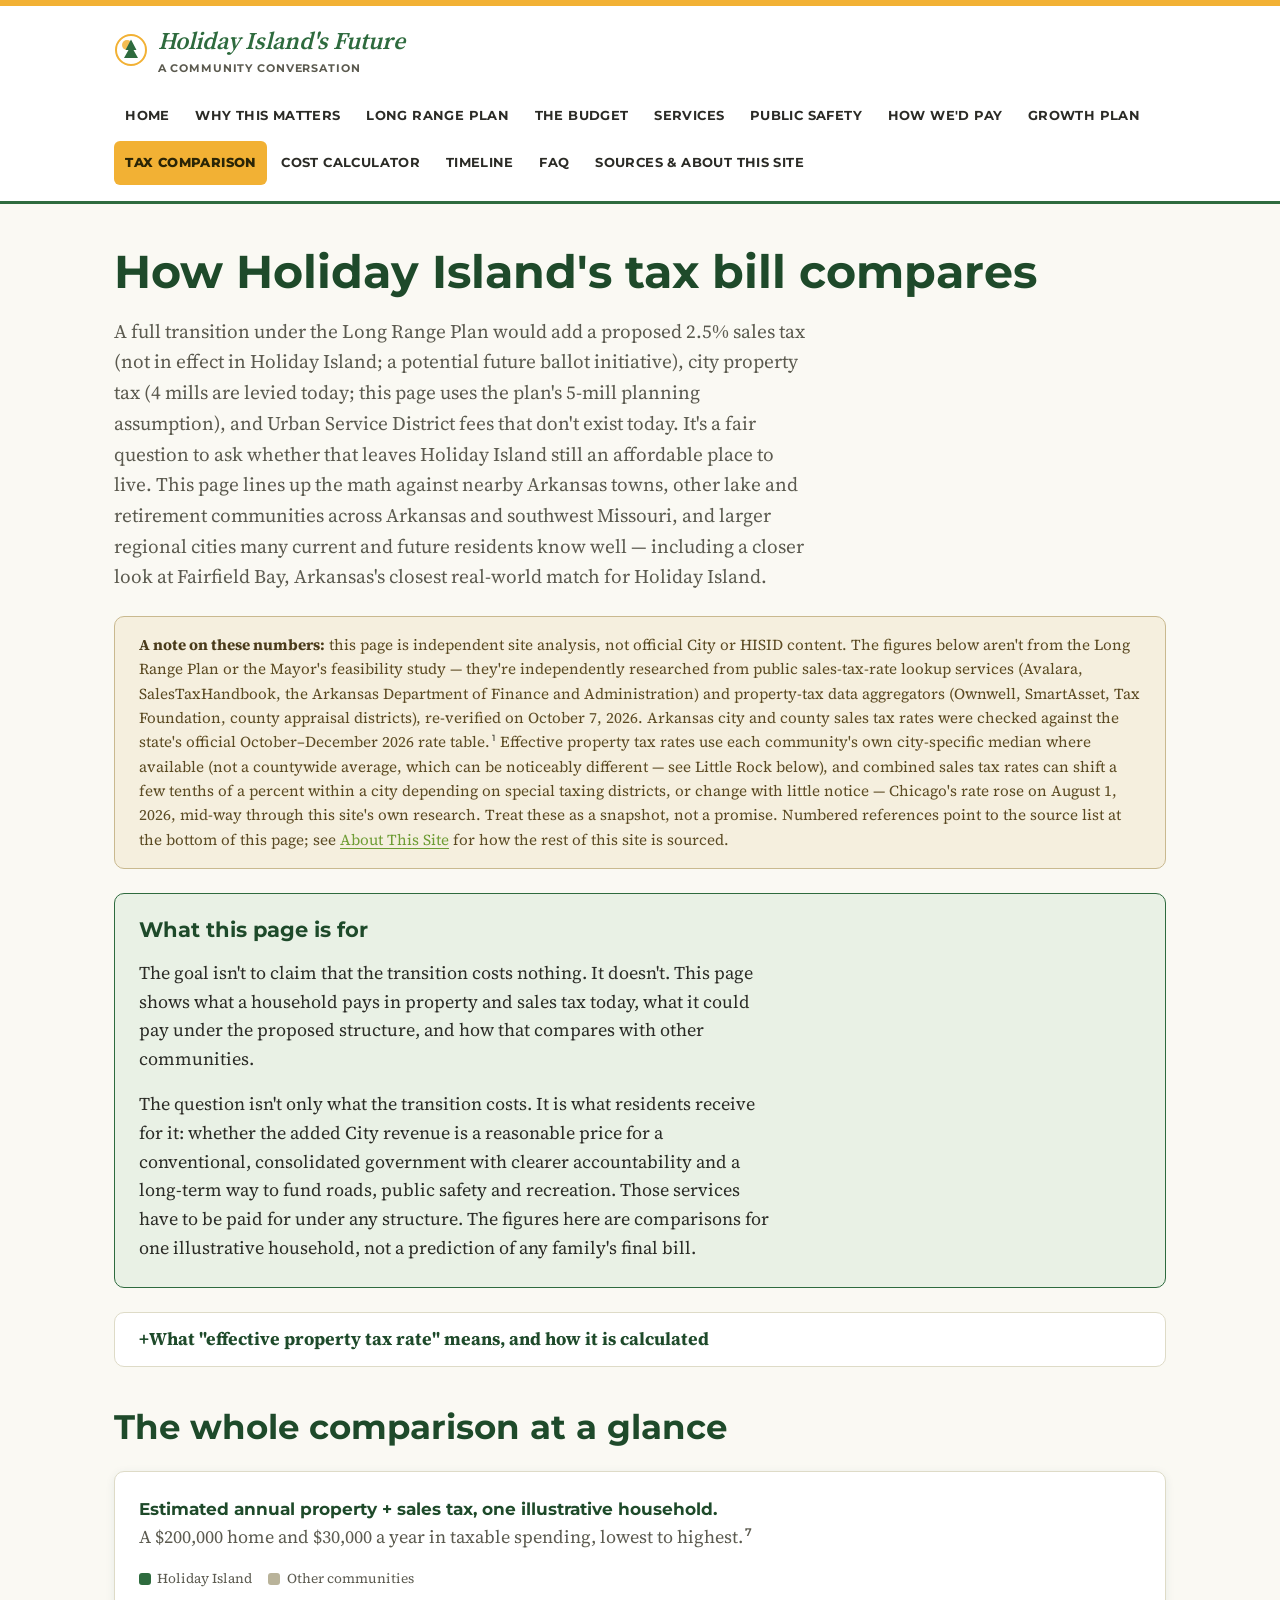
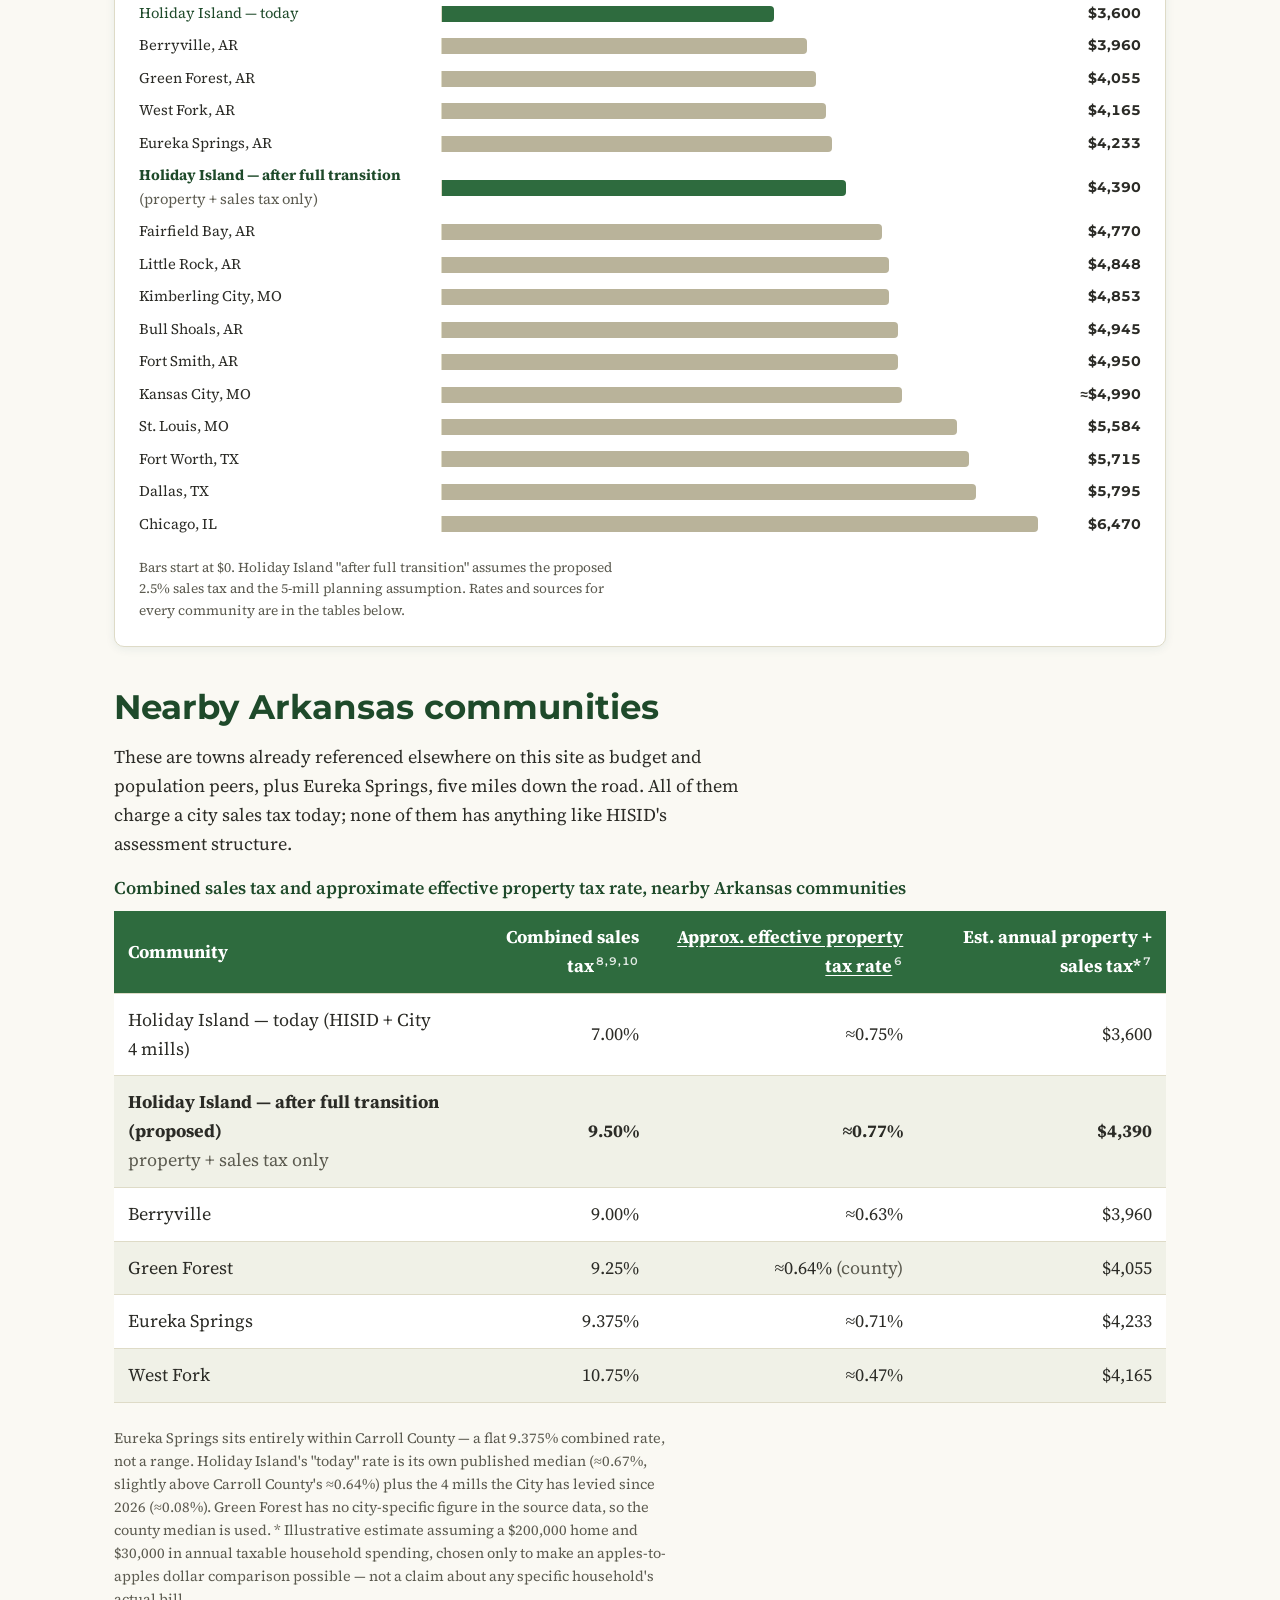
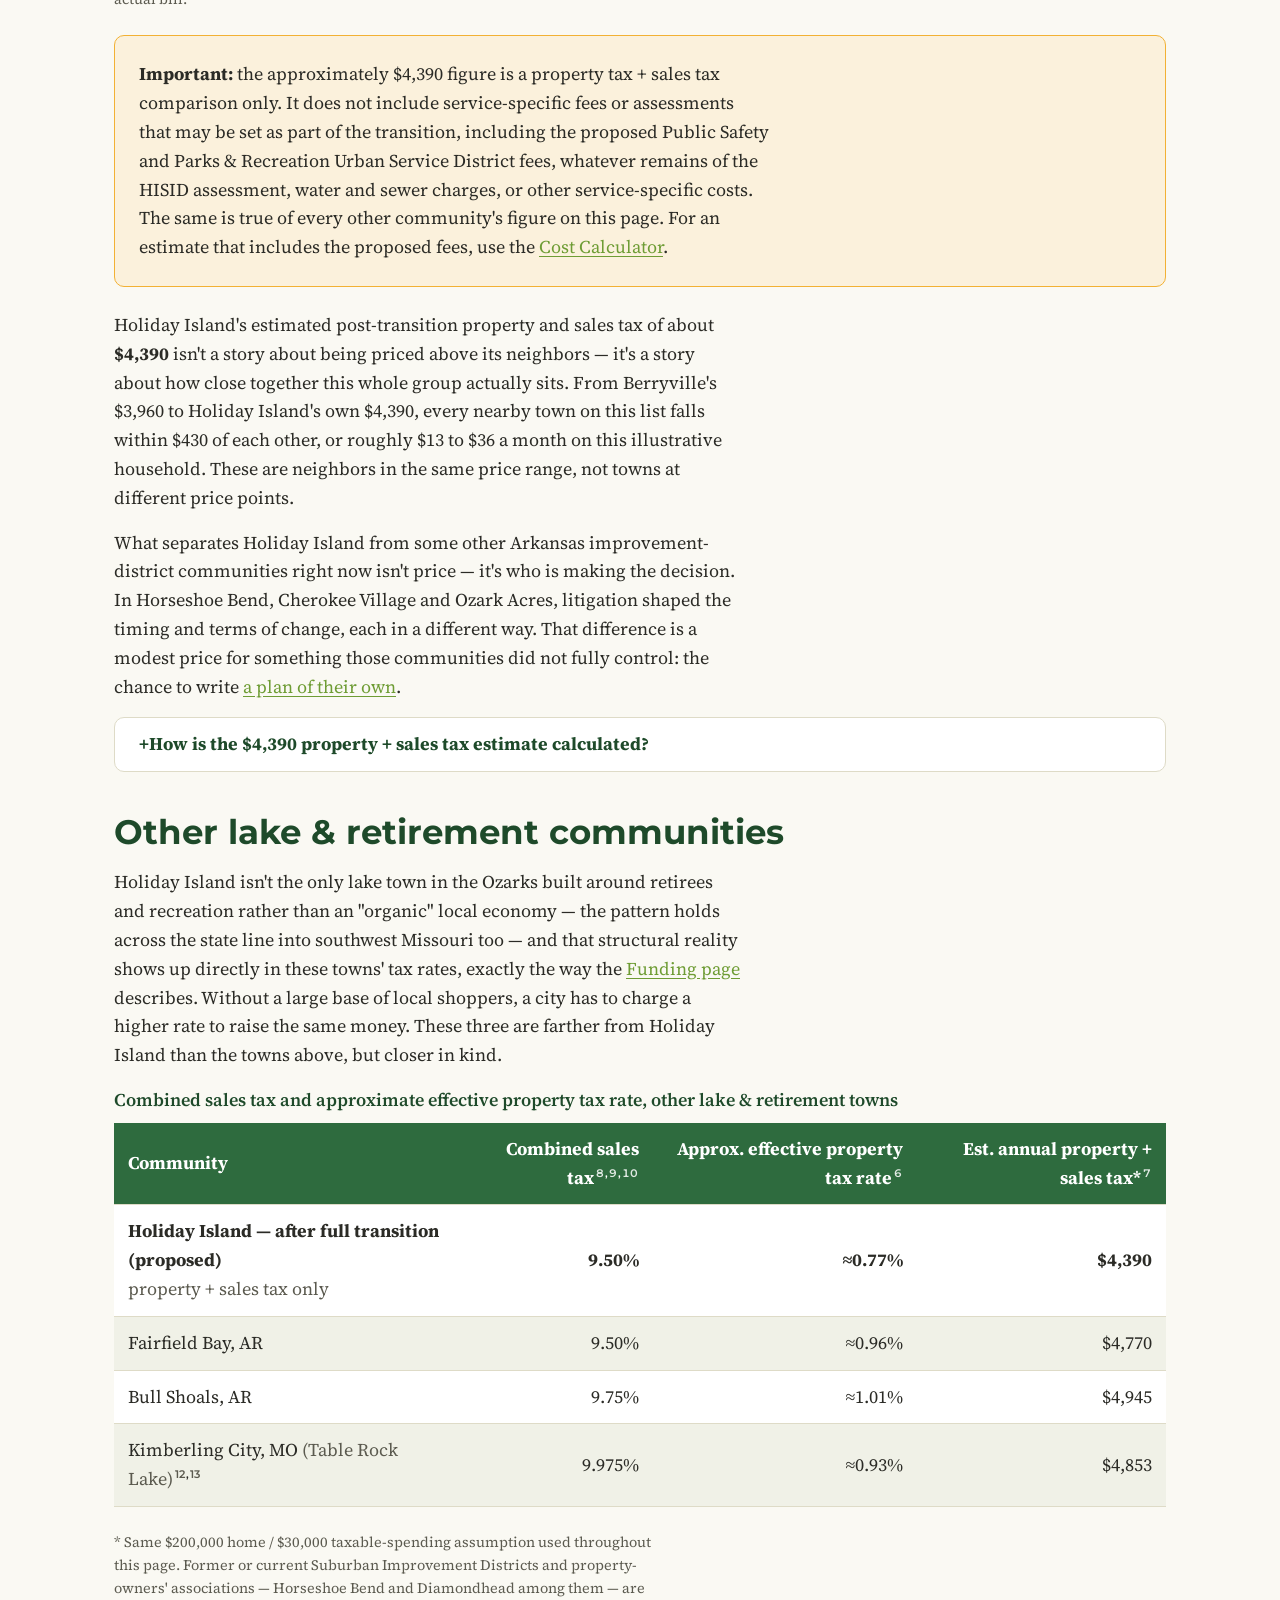
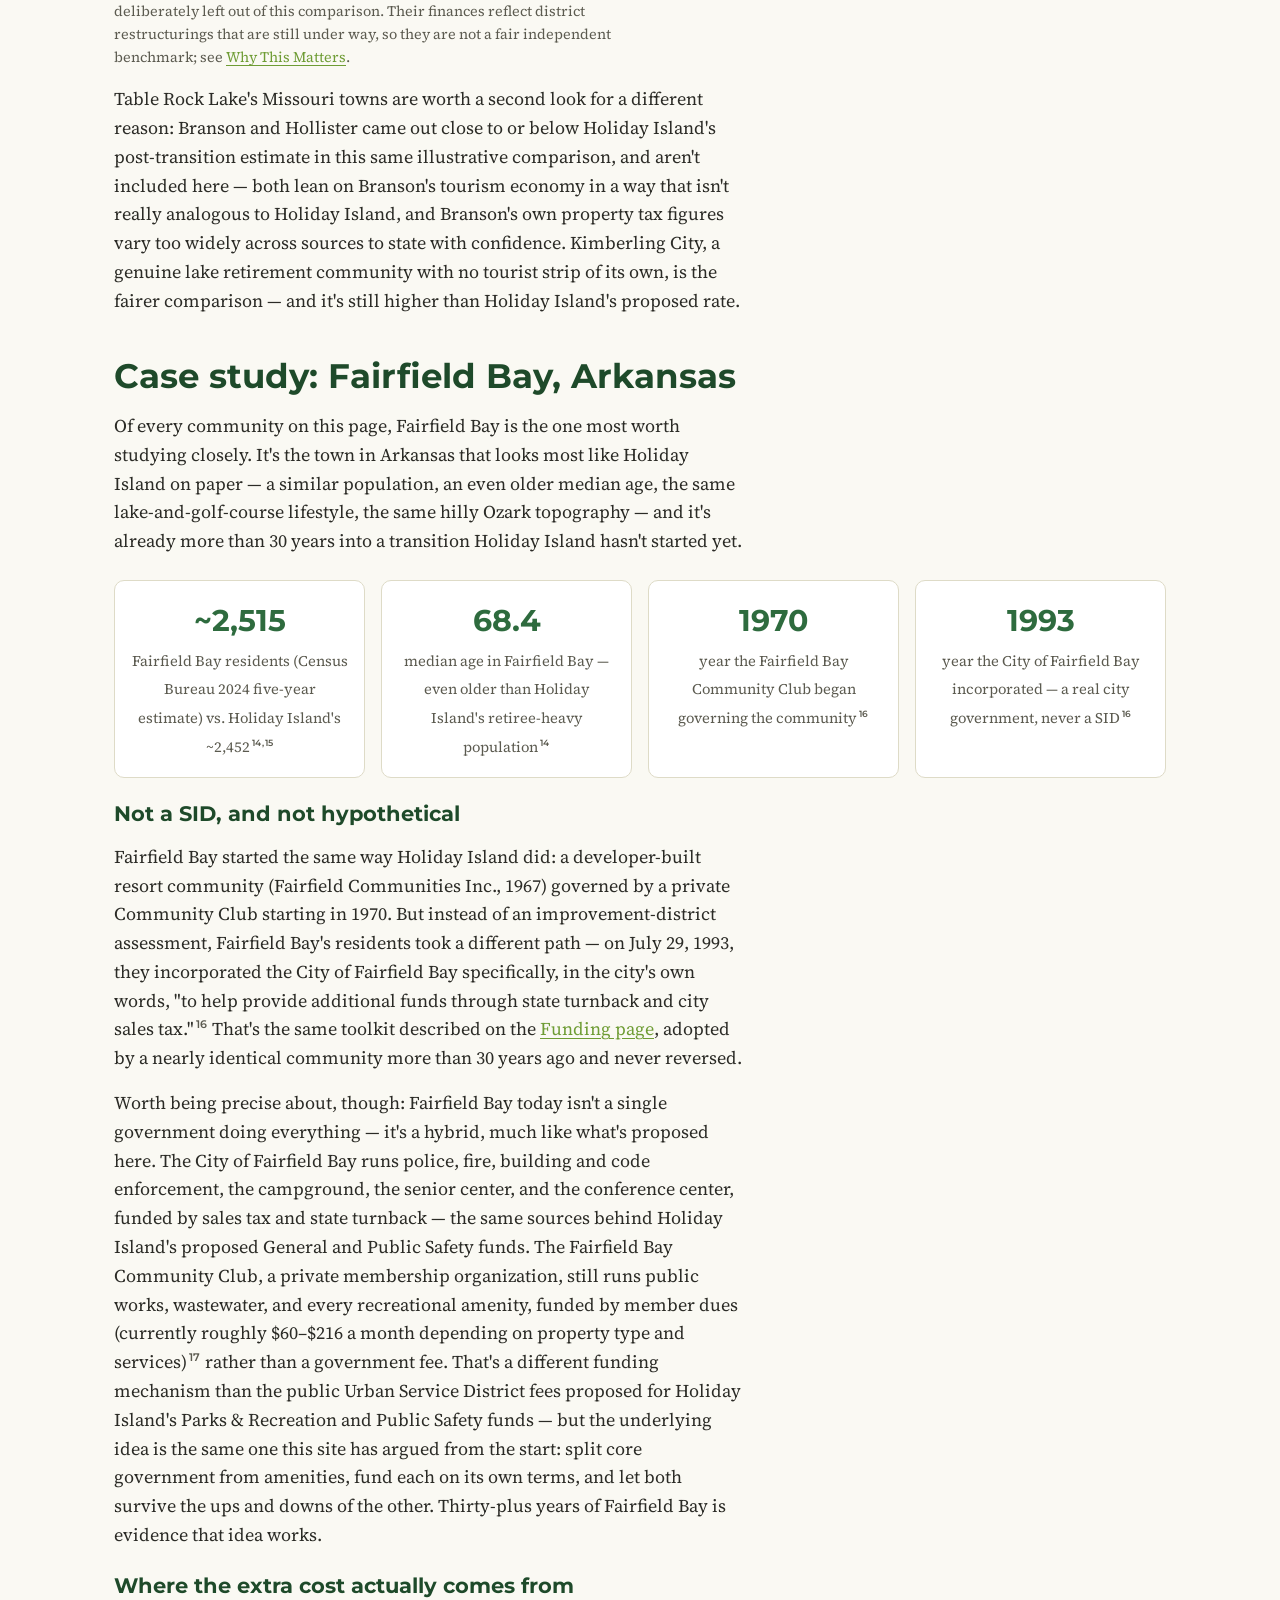
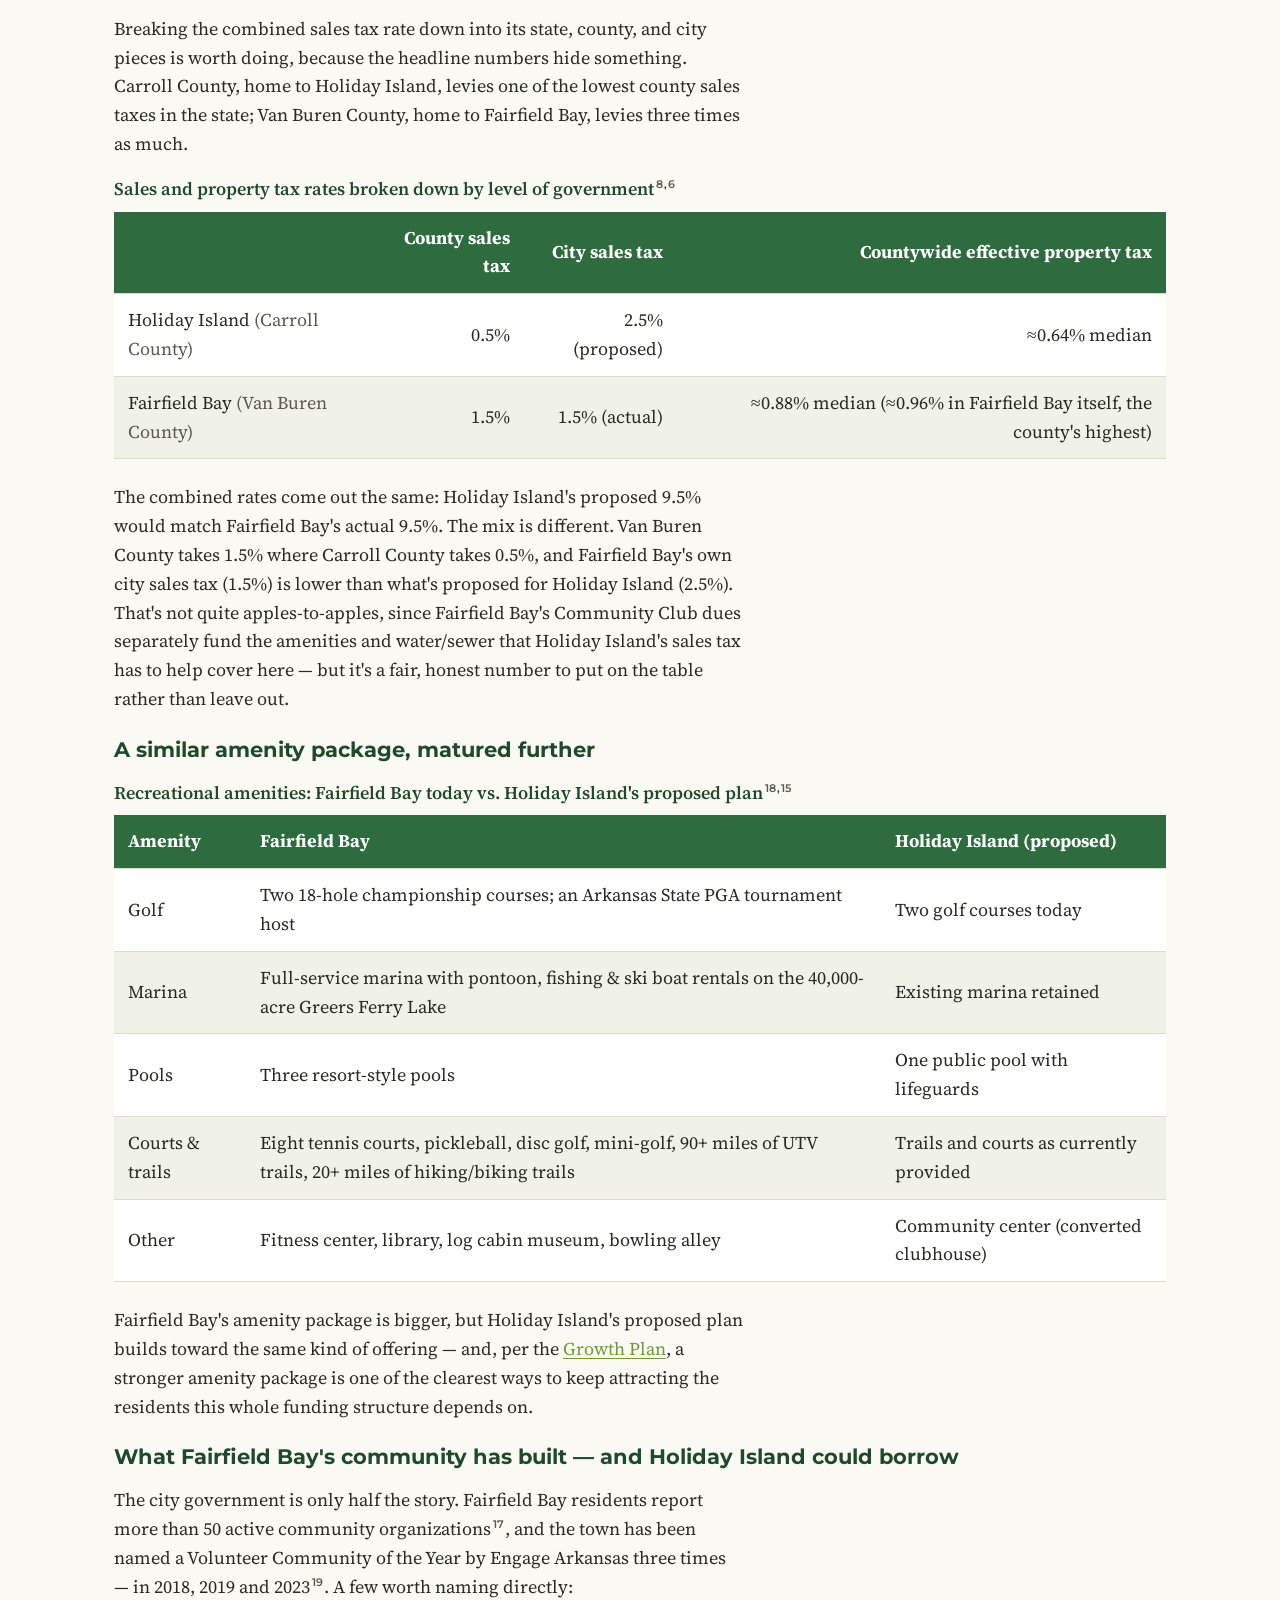
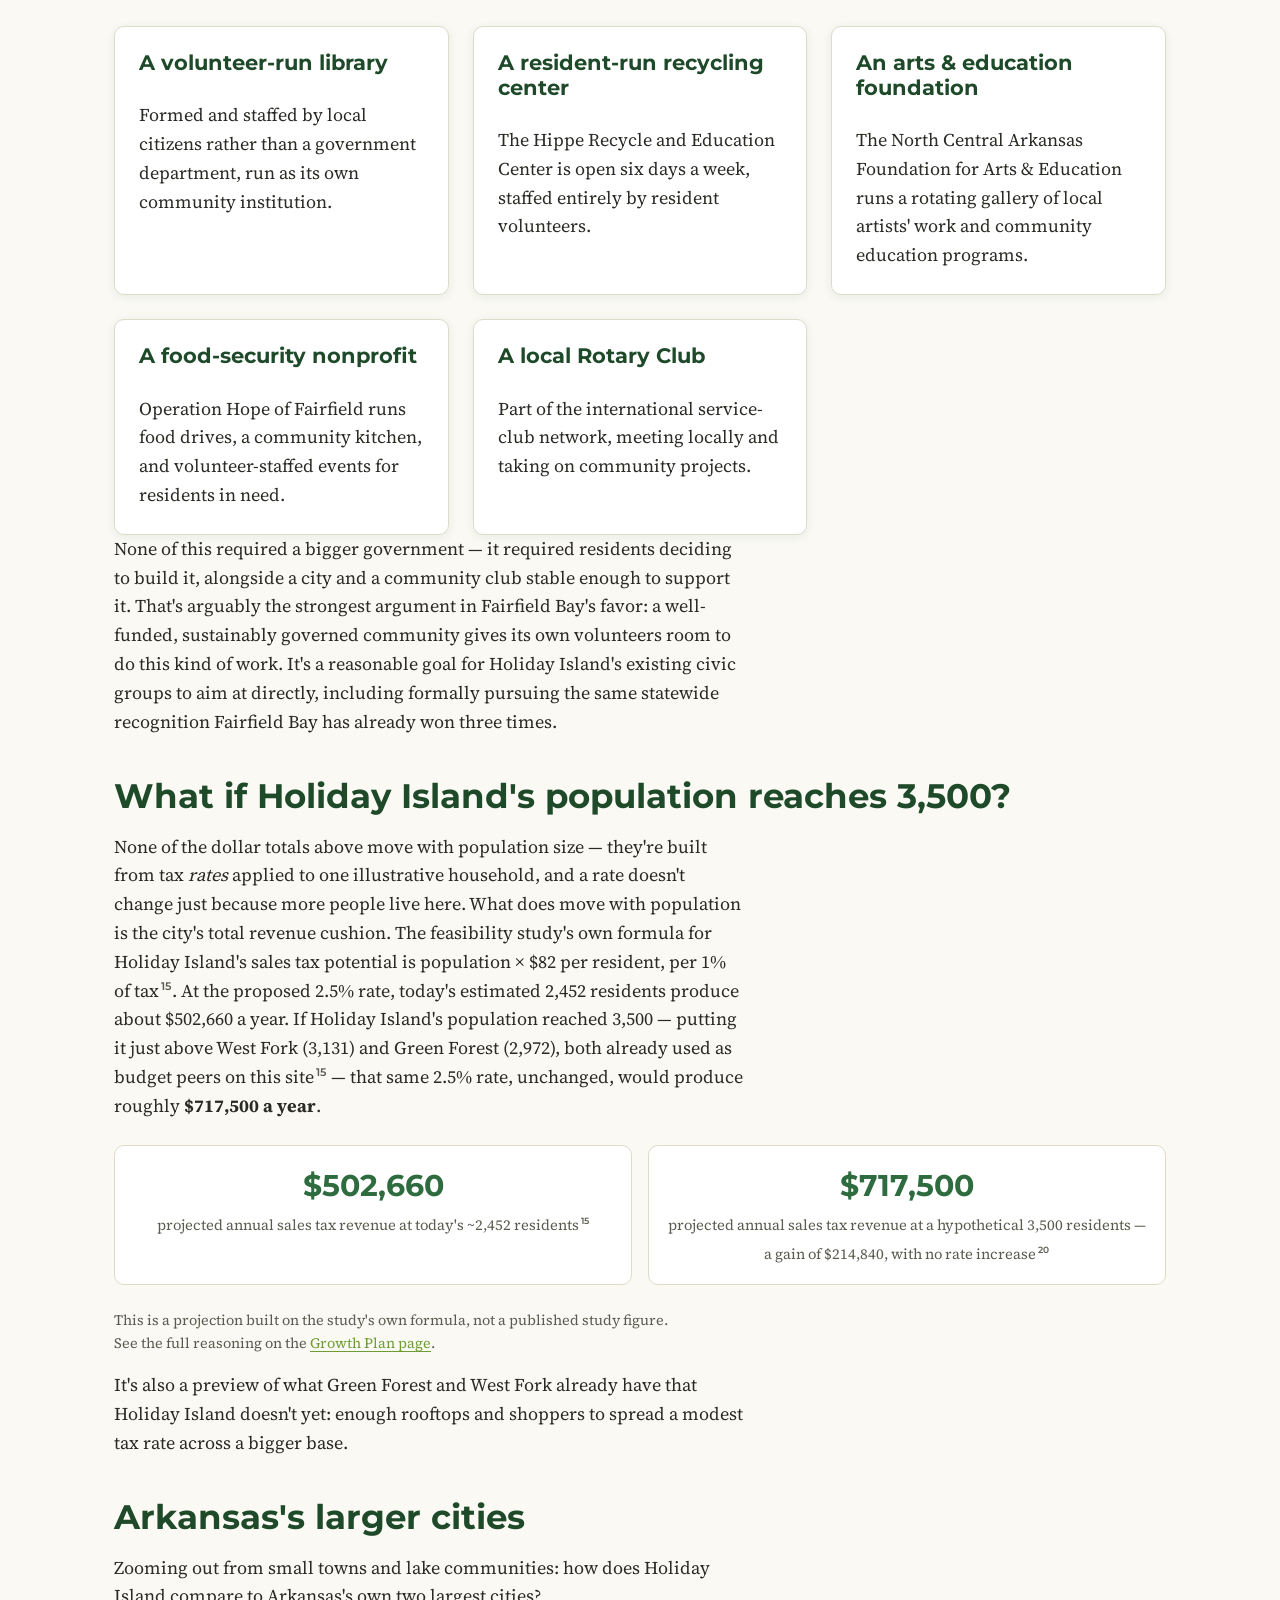
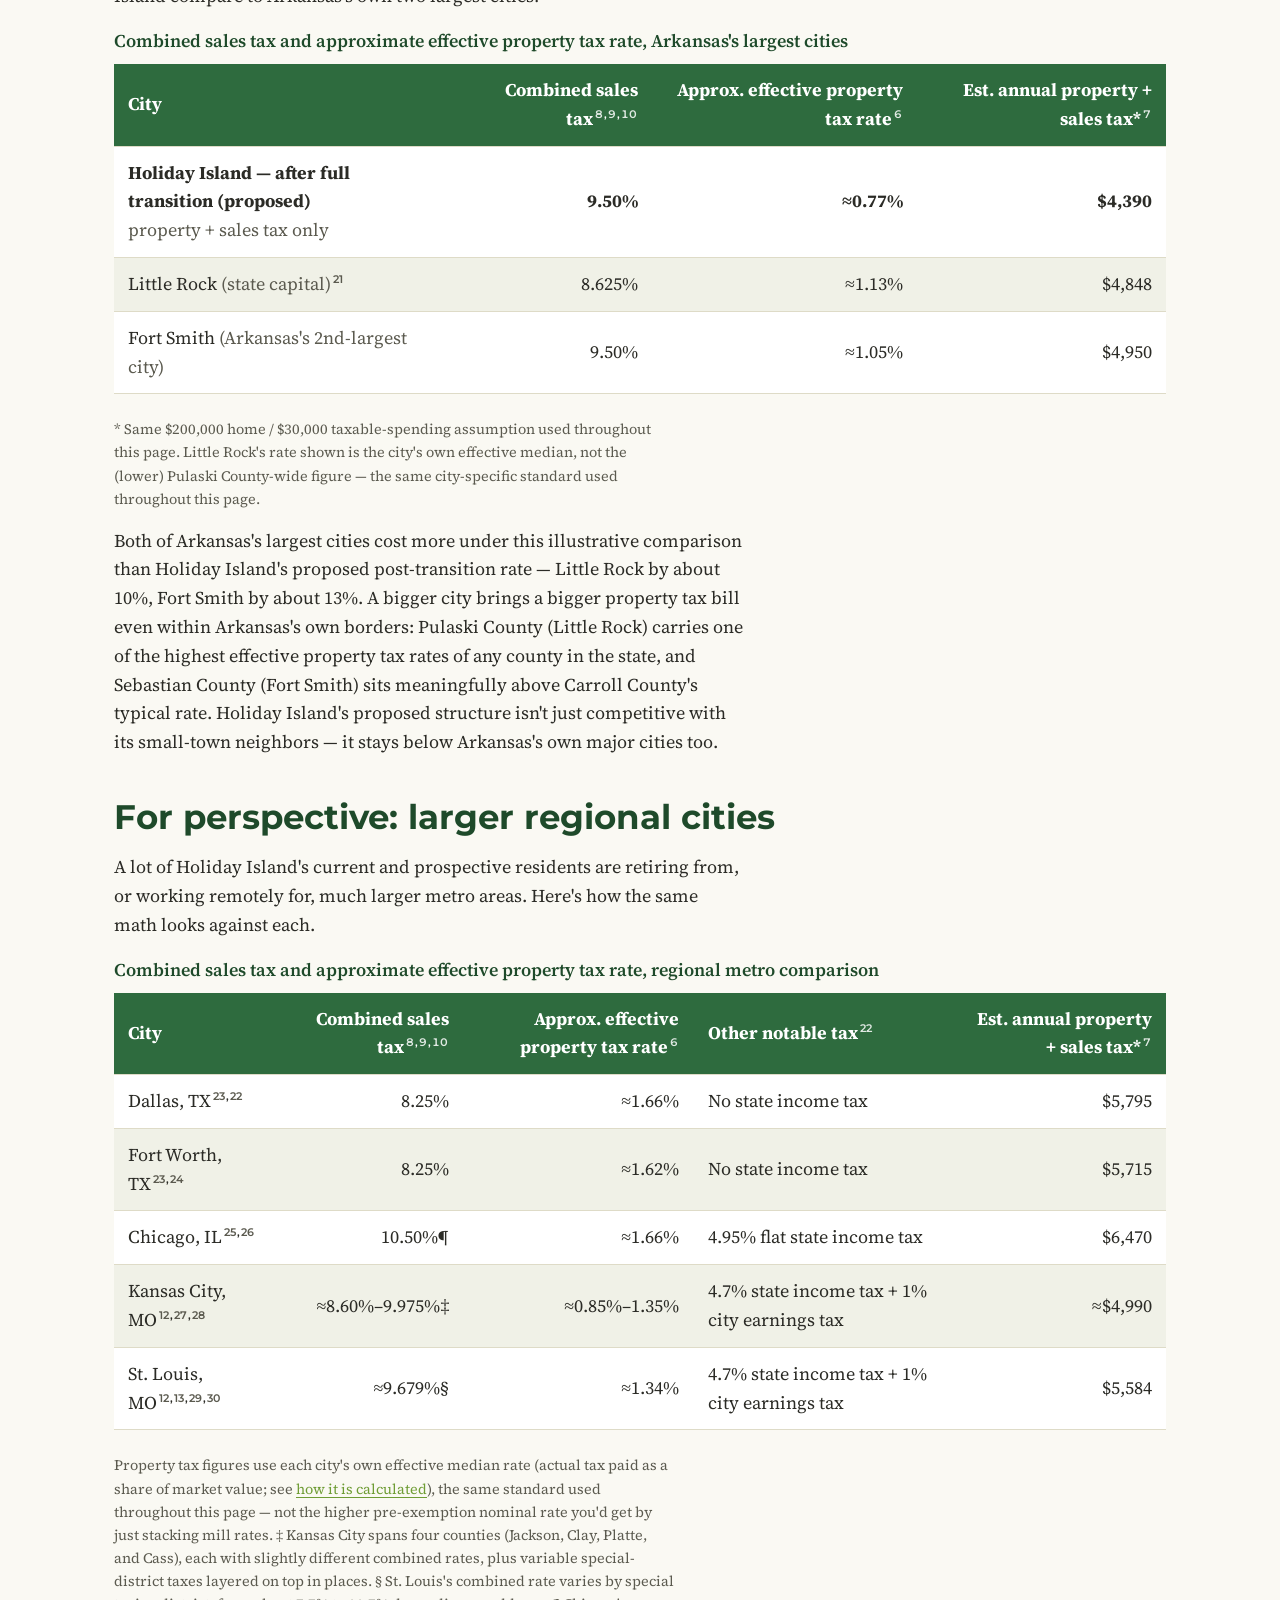
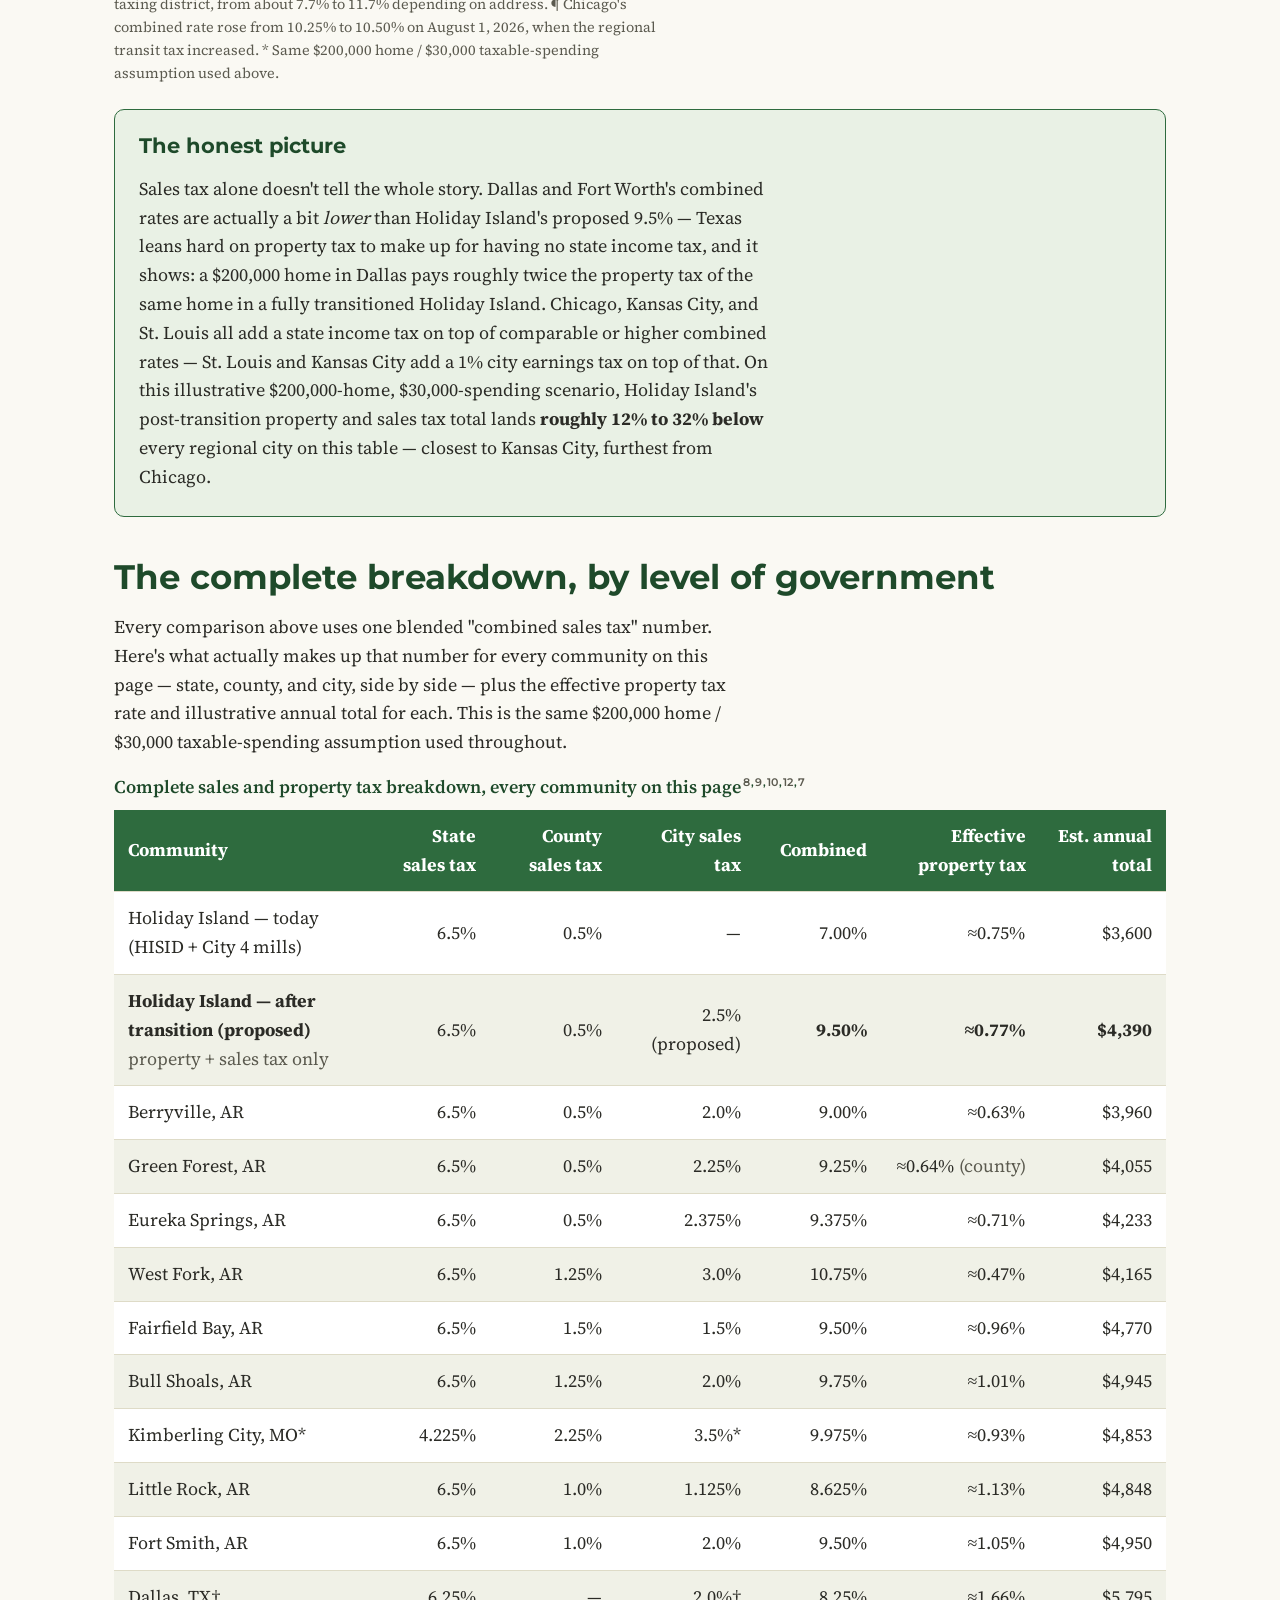
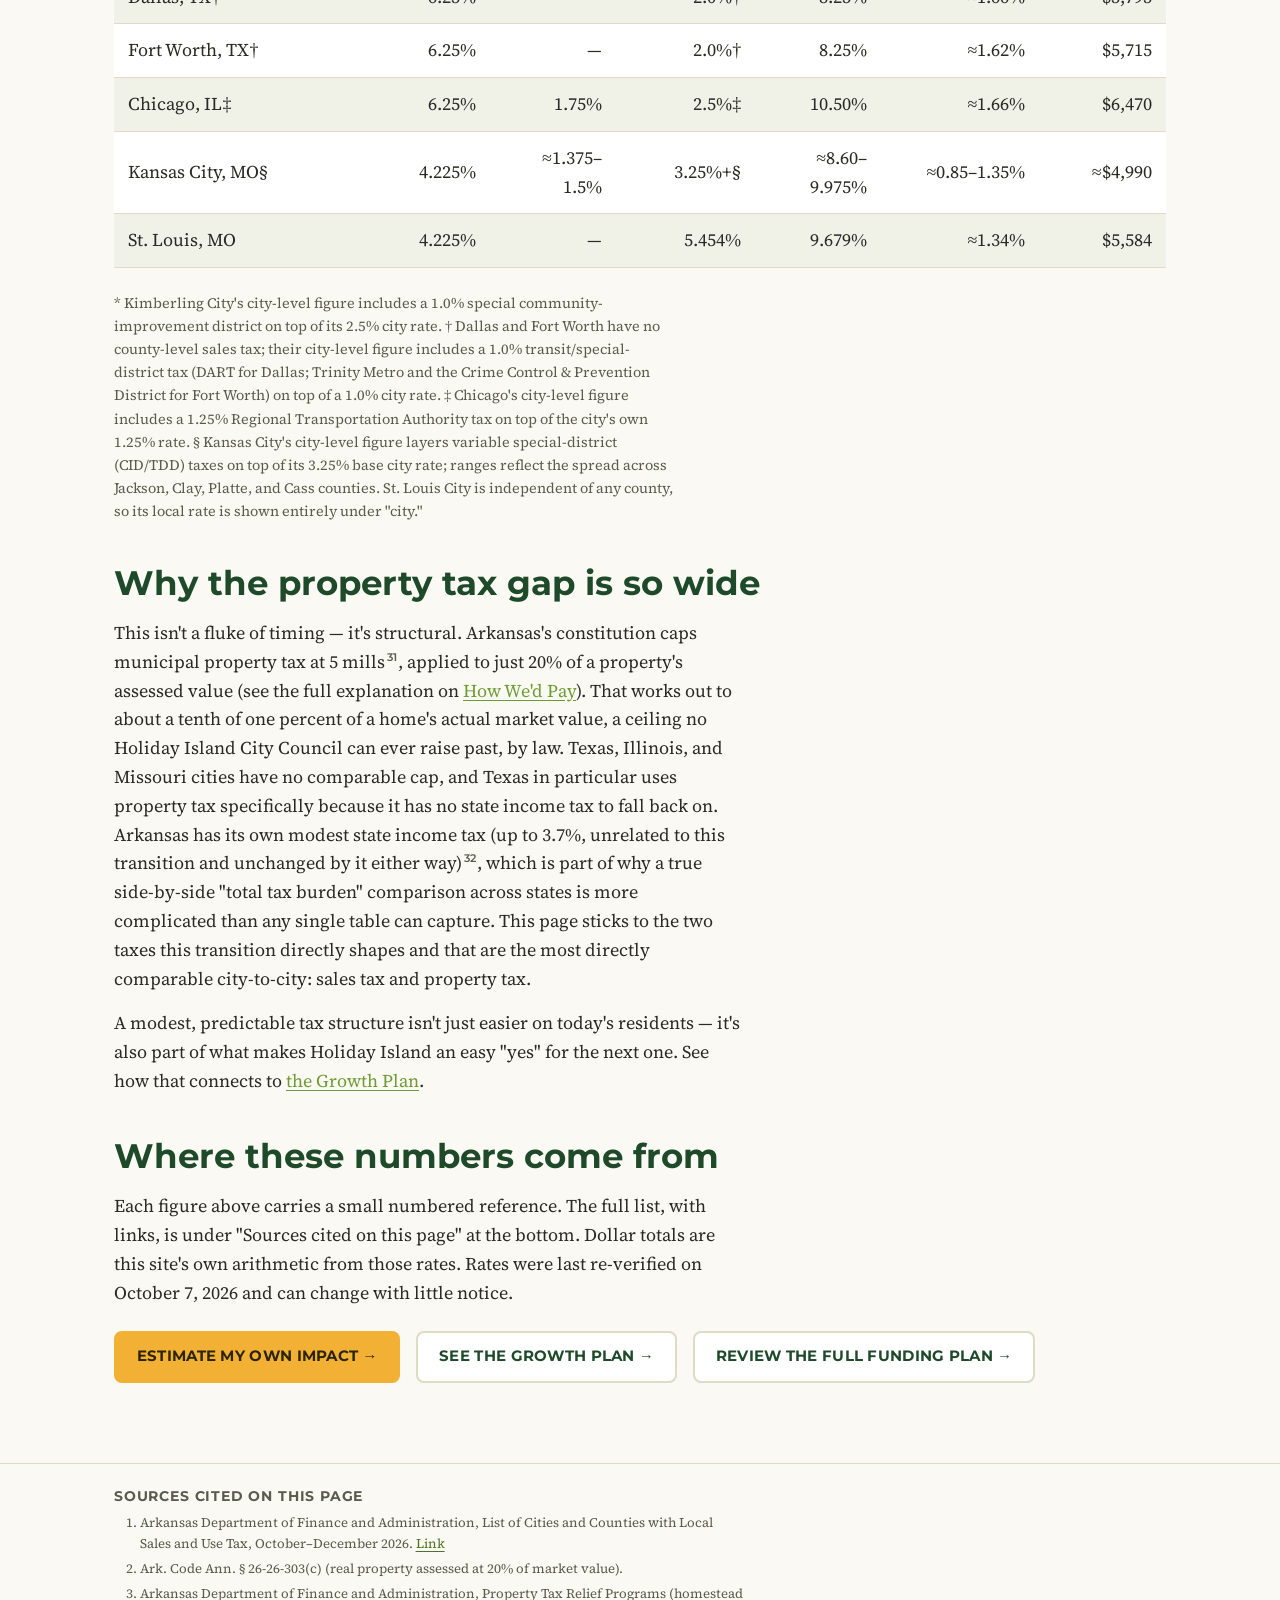
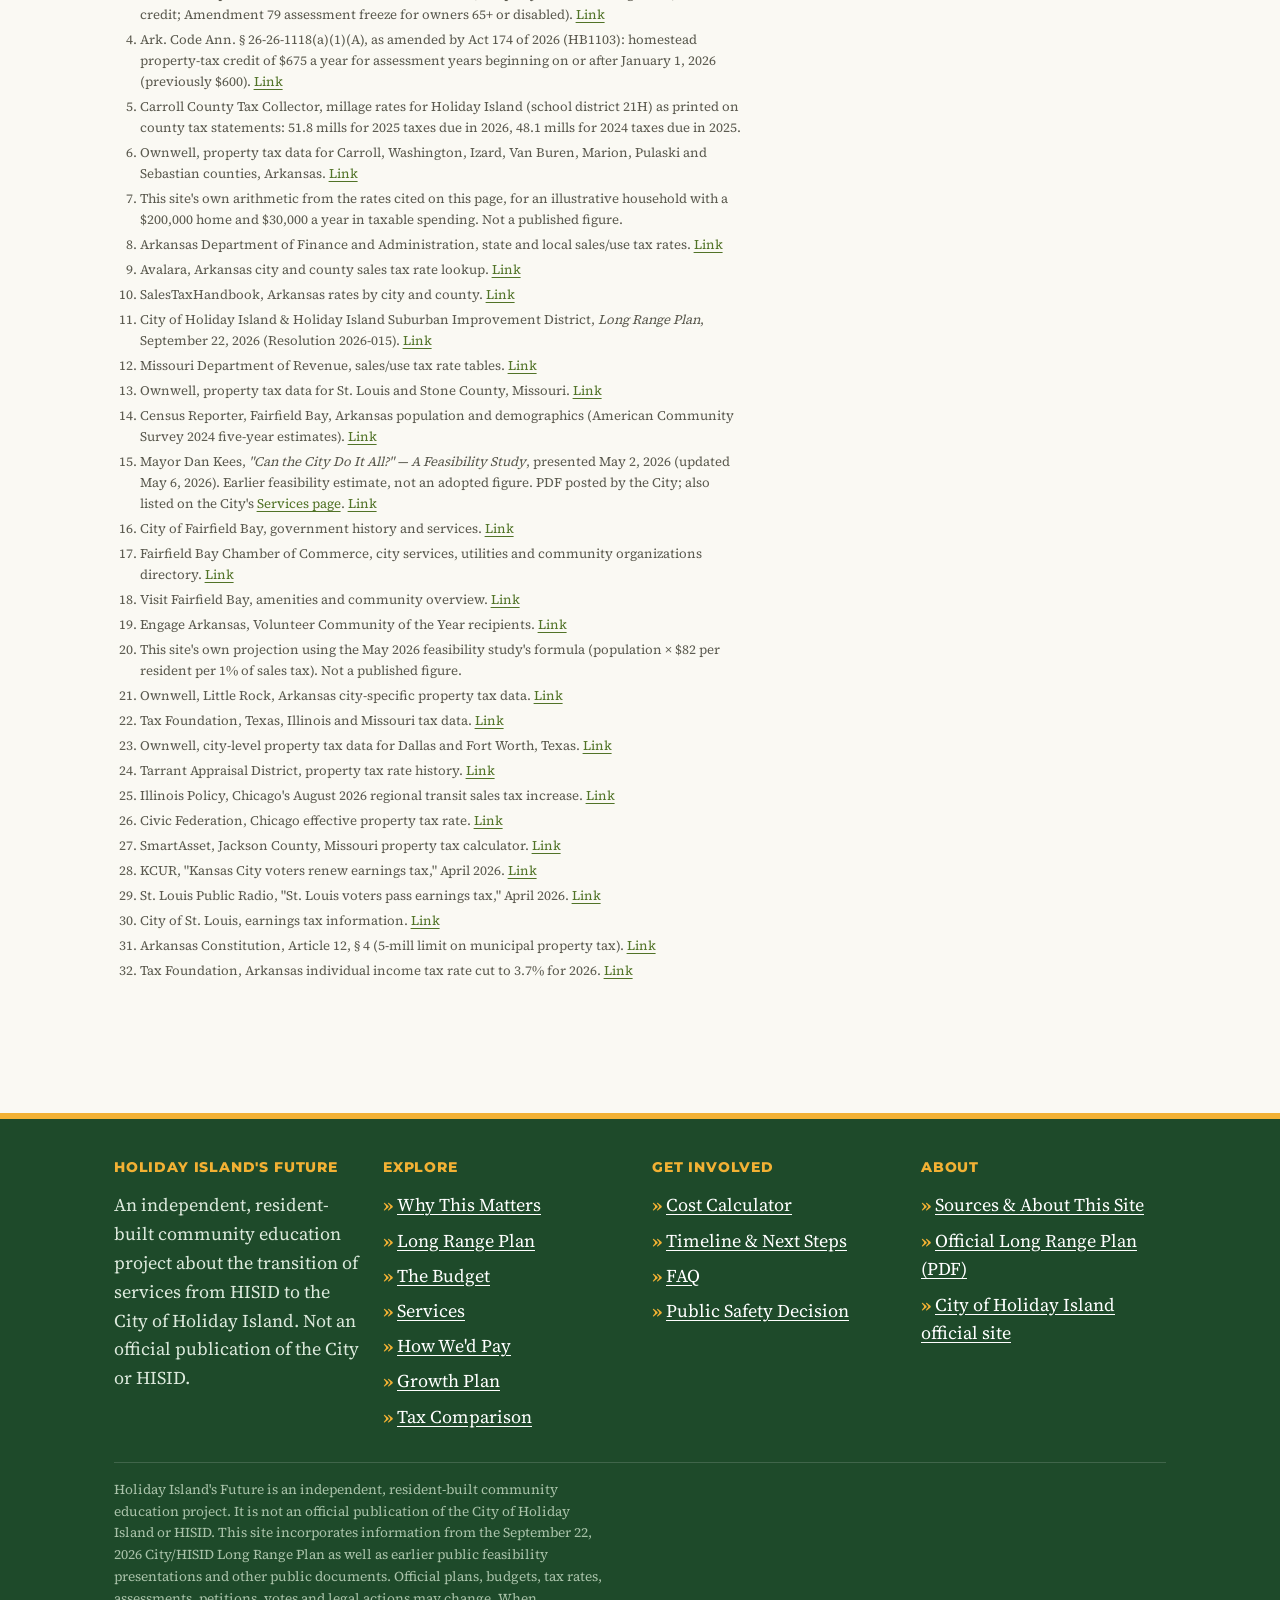
<file: tax-comparison.html>
<!DOCTYPE html>
<html lang="en">
<head>
<meta charset="UTF-8">
<meta name="viewport" content="width=device-width, initial-scale=1.0">
<title>How the Tax Bill Compares — Holiday Island's Future</title>
<meta name="description" content="How Holiday Island's tax burden after a full city transition compares to nearby Arkansas communities and larger regional cities, including a case study of Fairfield Bay, Arkansas's closest real-world match.">
<link rel="icon" href="favicon.svg" type="image/svg+xml">
<link rel="stylesheet" href="assets/css/base.css">
<link rel="stylesheet" href="assets/css/components.css">
</head>
<body>
<a class="skip-link" href="#main">Skip to main content</a>
<header class="site-header">
  <div class="container">
    <a class="site-brand" href="index.html">
      <svg width="34" height="34" viewBox="0 0 34 34" aria-hidden="true"><circle cx="17" cy="17" r="15" fill="#fff" stroke="#F2B134" stroke-width="2"/><circle cx="13" cy="12" r="5" fill="#F2B134" opacity="0.85"/><path d="M17 6.5 L22.5 17 L19.5 17 L24 25 L10 25 L14.5 17 L11.5 17 Z" fill="#2E6B3E"/></svg>
      <span>Holiday Island's Future<span class="tag">A community conversation</span></span>
    </a>
    <nav class="site-nav" aria-label="Main">
      <ul>
        <li><a href="index.html">Home</a></li>
        <li><a href="why-transition.html">Why This Matters</a></li>
        <li><a href="long-range-plan.html">Long Range Plan</a></li>
        <li><a href="budget-today.html">The Budget</a></li>
        <li><a href="services.html">Services</a></li>
        <li><a href="public-safety.html">Public Safety</a></li>
        <li><a href="funding.html">How We'd Pay</a></li>
        <li><a href="growth-plan.html">Growth Plan</a></li>
        <li><a href="tax-comparison.html" aria-current="page">Tax Comparison</a></li>
        <li><a href="calculator.html">Cost Calculator</a></li>
        <li><a href="timeline.html">Timeline</a></li>
        <li><a href="faq.html">FAQ</a></li>
        <li><a href="about-this-site.html">Sources &amp; About This Site</a></li>
      </ul>
    </nav>
  </div>
</header>
<script src="assets/js/mobile.js"></script>
<noscript><div class="noscript-note">JavaScript is off in your browser. Every page here still works — only the interactive Cost Calculator needs JavaScript to compute your results.</div></noscript>

<main id="main">
  <section class="section">
    <div class="container">
      <h1>How Holiday Island's tax bill compares</h1>
      <p class="lede">A full transition under the Long Range Plan would add a proposed 2.5% sales tax (not in effect in Holiday Island; a potential future ballot initiative), city property tax (4 mills are levied today; this page uses the plan's 5-mill planning assumption), and Urban Service District fees that don't exist today. It's a fair question to ask whether that leaves Holiday Island still an affordable place to live. This page lines up the math against nearby Arkansas towns, other lake and retirement communities across Arkansas and southwest Missouri, and larger regional cities many current and future residents know well — including a closer look at Fairfield Bay, Arkansas's closest real-world match for Holiday Island.</p>

      <div class="disclaimer">
        <strong>A note on these numbers:</strong> this page is independent site analysis, not official City or HISID content. The figures below aren't from the Long Range Plan or the Mayor's feasibility study — they're independently researched from public sales-tax-rate lookup services (Avalara, SalesTaxHandbook, the Arkansas Department of Finance and Administration) and property-tax data aggregators (Ownwell, SmartAsset, Tax Foundation, county appraisal districts), re-verified on October 7, 2026. Arkansas city and county sales tax rates were checked against the state's official October–December 2026 rate table.<sup class="cite" data-src="dfatable"><a href="#ref-1" aria-label="Source 1">1</a></sup> Effective property tax rates use each community's own city-specific median where available (not a countywide average, which can be noticeably different — see Little Rock below), and combined sales tax rates can shift a few tenths of a percent within a city depending on special taxing districts, or change with little notice — Chicago's rate rose on August 1, 2026, mid-way through this site's own research. Treat these as a snapshot, not a promise. Numbered references point to the source list at the bottom of this page; see <a href="about-this-site.html">About This Site</a> for how the rest of this site is sourced.
      </div>

      <div class="callout callout--good">
        <h3>What this page is for</h3>
        <p>The goal isn't to claim that the transition costs nothing. It doesn't. This page shows what a household pays in property and sales tax today, what it could pay under the proposed structure, and how that compares with other communities.</p>
        <p style="margin-bottom:0;">The question isn't only what the transition costs. It is what residents receive for it: whether the added City revenue is a reasonable price for a conventional, consolidated government with clearer accountability and a long-term way to fund roads, public safety and recreation. Those services have to be paid for under any structure. The figures here are comparisons for one illustrative household, not a prediction of any family's final bill.</p>
      </div>

      <details class="help-details" id="effective-rate">
        <summary>What "effective property tax rate" means, and how it is calculated</summary>
        <p><strong>Effective rate = the annual property tax bill ÷ the property's market value.</strong> It answers the practical question: what share of a home's value goes to property tax each year? It is not the same as the millage rate printed on a tax bill, and it is always lower.</p>
        <p>In Arkansas the bill is built in three steps:</p>
        <ol>
          <li><strong>Assessed value.</strong> Real property is assessed at 20% of its market value.<sup class="cite" data-src="ar2026"><a href="#ref-2" aria-label="Source 2">2</a></sup> Under Amendment 79, the taxable value of a homestead can rise by no more than 5% a year, so it is often lower still.<sup class="cite" data-src="dfarelief"><a href="#ref-3" aria-label="Source 3">3</a></sup></li>
          <li><strong>Millage.</strong> The taxable value is multiplied by the total millage for that location. One mill is $1 of tax per $1,000 of assessed value.</li>
          <li><strong>Homestead credit.</strong> A credit comes off the bill for an owner-occupied home: $600 on bills due in 2026, and $675 for assessment years beginning on or after January 1, 2026.<sup class="cite" data-src="homestead"><a href="#ref-4" aria-label="Source 4">4</a></sup></li>
        </ol>
        <p><strong>Worked example: a bill due in 2026.</strong> A $200,000 owner-occupied home in Holiday Island, at the 51.8 mills on bills due in 2026<sup class="cite" data-src="millage"><a href="#ref-5" aria-label="Source 5">5</a></sup> and the $600 homestead credit that applied to those bills.</p>
        <div class="table-wrap">
          <table style="min-width:0;">
            <caption>Property tax bill due in 2026 on a $200,000 homestead</caption>
            <thead><tr><th>Item</th><th class="num">Amount</th></tr></thead>
            <tbody>
              <tr><td>Home market value</td><td class="num">$200,000</td></tr>
              <tr><td>Assessed value (20%)</td><td class="num">$40,000</td></tr>
              <tr><td>Property tax at 51.8 mills</td><td class="num">$2,072</td></tr>
              <tr><td>Homestead credit on bills due in 2026</td><td class="num">−$600</td></tr>
              <tr><th scope="row">Net property tax</th><td class="num"><strong>$1,472</strong></td></tr>
              <tr><th scope="row">Effective rate ($1,472 ÷ $200,000)</th><td class="num"><strong>0.74%</strong></td></tr>
            </tbody>
          </table>
        </div>
        <p>The millage alone would suggest 5.18%, which is why the two numbers should never be compared directly.</p>
        <p><strong>With the updated $675 credit: an illustration.</strong> Arkansas raised the homestead credit from $600 to $675 for assessment years beginning on or after January 1, 2026.<sup class="cite" data-src="homestead"><a href="#ref-4" aria-label="Source 4">4</a></sup> Arkansas property tax is billed the year after it is assessed, so the higher credit is expected to appear first on bills due in 2027. It did not apply to bills due in 2026. The same home, assuming the same 51.8 mills:</p>
        <div class="table-wrap">
          <table style="min-width:0;">
            <caption>Illustration only: the same home with the updated $675 credit</caption>
            <thead><tr><th>Item</th><th class="num">Amount</th></tr></thead>
            <tbody>
              <tr><td>Property tax before credit</td><td class="num">$2,072</td></tr>
              <tr><td>Updated homestead credit</td><td class="num">−$675</td></tr>
              <tr><th scope="row">Illustrative net property tax</th><td class="num"><strong>$1,397</strong></td></tr>
              <tr><th scope="row">Effective rate ($1,397 ÷ $200,000)</th><td class="num"><strong>0.70%</strong></td></tr>
            </tbody>
          </table>
        </div>
        <p class="source-note">This second table is not a tax bill for any year. Actual property-tax bills depend on assessed value, the millage rates that apply, eligibility and the tax year.</p>
        <p><strong>What this page uses.</strong> For each community, this page uses the <em>median</em> effective rate reported by Ownwell from county property records: the tax bill divided by the assessor's market value, after exemptions and credits.<sup class="cite" data-src="ownwellar"><a href="#ref-6" aria-label="Source 6">6</a></sup> A median covers every kind of property, including second homes and rentals that get no homestead credit and long-held homes whose taxable value is capped, so it will not match any one household exactly. The dollar figures on this page apply that rate to a $200,000 home.</p>
      </details>

      <h2>The whole comparison at a glance</h2>
      <figure class="bar-chart" id="tax-chart">
        <figcaption><strong>Estimated annual property + sales tax, one illustrative household.</strong> A $200,000 home and $30,000 a year in taxable spending, lowest to highest.<sup class="cite" data-src="calc"><a href="#ref-7" aria-label="Source 7">7</a></sup></figcaption>
        <p class="bar-legend"><span class="swatch swatch--hi"></span>Holiday Island <span class="swatch"></span>Other communities</p>
        <ul>
          <li class="bar-row is-hi"><span class="bar-label">Holiday Island — today</span><span class="bar-track"><span class="bar" style="width:55.4%"></span></span><span class="bar-value">$3,600</span></li>
          <li class="bar-row"><span class="bar-label">Berryville, AR</span><span class="bar-track"><span class="bar" style="width:60.9%"></span></span><span class="bar-value">$3,960</span></li>
          <li class="bar-row"><span class="bar-label">Green Forest, AR</span><span class="bar-track"><span class="bar" style="width:62.4%"></span></span><span class="bar-value">$4,055</span></li>
          <li class="bar-row"><span class="bar-label">West Fork, AR</span><span class="bar-track"><span class="bar" style="width:64.1%"></span></span><span class="bar-value">$4,165</span></li>
          <li class="bar-row"><span class="bar-label">Eureka Springs, AR</span><span class="bar-track"><span class="bar" style="width:65.1%"></span></span><span class="bar-value">$4,233</span></li>
          <li class="bar-row is-hi"><span class="bar-label"><strong>Holiday Island — after full transition</strong> <em>(property + sales tax only)</em></span><span class="bar-track"><span class="bar" style="width:67.5%"></span></span><span class="bar-value">$4,390</span></li>
          <li class="bar-row"><span class="bar-label">Fairfield Bay, AR</span><span class="bar-track"><span class="bar" style="width:73.4%"></span></span><span class="bar-value">$4,770</span></li>
          <li class="bar-row"><span class="bar-label">Little Rock, AR</span><span class="bar-track"><span class="bar" style="width:74.6%"></span></span><span class="bar-value">$4,848</span></li>
          <li class="bar-row"><span class="bar-label">Kimberling City, MO</span><span class="bar-track"><span class="bar" style="width:74.7%"></span></span><span class="bar-value">$4,853</span></li>
          <li class="bar-row"><span class="bar-label">Bull Shoals, AR</span><span class="bar-track"><span class="bar" style="width:76.1%"></span></span><span class="bar-value">$4,945</span></li>
          <li class="bar-row"><span class="bar-label">Fort Smith, AR</span><span class="bar-track"><span class="bar" style="width:76.2%"></span></span><span class="bar-value">$4,950</span></li>
          <li class="bar-row"><span class="bar-label">Kansas City, MO</span><span class="bar-track"><span class="bar" style="width:76.8%"></span></span><span class="bar-value">≈$4,990</span></li>
          <li class="bar-row"><span class="bar-label">St. Louis, MO</span><span class="bar-track"><span class="bar" style="width:85.9%"></span></span><span class="bar-value">$5,584</span></li>
          <li class="bar-row"><span class="bar-label">Fort Worth, TX</span><span class="bar-track"><span class="bar" style="width:87.9%"></span></span><span class="bar-value">$5,715</span></li>
          <li class="bar-row"><span class="bar-label">Dallas, TX</span><span class="bar-track"><span class="bar" style="width:89.2%"></span></span><span class="bar-value">$5,795</span></li>
          <li class="bar-row"><span class="bar-label">Chicago, IL</span><span class="bar-track"><span class="bar" style="width:99.5%"></span></span><span class="bar-value">$6,470</span></li>
        </ul>
        <p class="source-note">Bars start at $0. Holiday Island "after full transition" assumes the proposed 2.5% sales tax and the 5-mill planning assumption. Rates and sources for every community are in the tables below.</p>
      </figure>

      <h2>Nearby Arkansas communities</h2>
      <p>These are towns already referenced elsewhere on this site as budget and population peers, plus Eureka Springs, five miles down the road. All of them charge a city sales tax today; none of them has anything like HISID's assessment structure.</p>
      <div class="table-wrap">
        <table>
          <caption>Combined sales tax and approximate effective property tax rate, nearby Arkansas communities</caption>
          <thead><tr><th>Community</th><th class="num">Combined sales tax<sup class="cite" data-src="dfarates avalara sth"><a href="#ref-8" aria-label="Source 8">8</a>,<a href="#ref-9" aria-label="Source 9">9</a>,<a href="#ref-10" aria-label="Source 10">10</a></sup></th><th class="num"><a href="#effective-rate" style="color:inherit;">Approx. effective property tax rate</a><sup class="cite" data-src="ownwellar"><a href="#ref-6" aria-label="Source 6">6</a></sup></th><th class="num">Est. annual property + sales tax*<sup class="cite" data-src="calc"><a href="#ref-7" aria-label="Source 7">7</a></sup></th></tr></thead>
          <tbody>
            <tr><td>Holiday Island — today (HISID + City 4 mills)</td><td class="num">7.00%</td><td class="num">≈0.75%</td><td class="num">$3,600</td></tr>
            <tr><td><strong>Holiday Island — after full transition (proposed)</strong><br><span style="font-weight:400; color:var(--color-text-muted);">property + sales tax only</span></td><td class="num"><strong>9.50%</strong></td><td class="num"><strong>≈0.77%</strong></td><td class="num"><strong>$4,390</strong></td></tr>
            <tr><td>Berryville</td><td class="num">9.00%</td><td class="num">≈0.63%</td><td class="num">$3,960</td></tr>
            <tr><td>Green Forest</td><td class="num">9.25%</td><td class="num">≈0.64% <span style="font-weight:400; color:var(--color-text-muted);">(county)</span></td><td class="num">$4,055</td></tr>
            <tr><td>Eureka Springs</td><td class="num">9.375%</td><td class="num">≈0.71%</td><td class="num">$4,233</td></tr>
            <tr><td>West Fork</td><td class="num">10.75%</td><td class="num">≈0.47%</td><td class="num">$4,165</td></tr>
          </tbody>
        </table>
      </div>
      <p style="font-size:0.9rem; color:var(--color-text-muted);">Eureka Springs sits entirely within Carroll County — a flat 9.375% combined rate, not a range. Holiday Island's "today" rate is its own published median (≈0.67%, slightly above Carroll County's ≈0.64%) plus the 4 mills the City has levied since 2026 (≈0.08%). Green Forest has no city-specific figure in the source data, so the county median is used. * Illustrative estimate assuming a $200,000 home and $30,000 in annual taxable household spending, chosen only to make an apples-to-apples dollar comparison possible — not a claim about any specific household's actual bill.</p>

      <div class="callout callout--accent">
        <p style="margin-bottom:0;"><strong>Important:</strong> the approximately $4,390 figure is a property tax + sales tax comparison only. It does not include service-specific fees or assessments that may be set as part of the transition, including the proposed Public Safety and Parks &amp; Recreation Urban Service District fees, whatever remains of the HISID assessment, water and sewer charges, or other service-specific costs. The same is true of every other community's figure on this page. For an estimate that includes the proposed fees, use the <a href="calculator.html">Cost Calculator</a>.</p>
      </div>

      <p>Holiday Island's estimated post-transition property and sales tax of about <strong>$4,390</strong> isn't a story about being priced above its neighbors — it's a story about how close together this whole group actually sits. From Berryville's $3,960 to Holiday Island's own $4,390, every nearby town on this list falls within $430 of each other, or roughly $13 to $36 a month on this illustrative household. These are neighbors in the same price range, not towns at different price points.</p>
      <p>What separates Holiday Island from some other Arkansas improvement-district communities right now isn't price — it's who is making the decision. In Horseshoe Bend, Cherokee Village and Ozark Acres, litigation shaped the timing and terms of change, each in a different way. That difference is a modest price for something those communities did not fully control: the chance to write <a href="why-transition.html">a plan of their own</a>.</p>

      <details class="help-details">
        <summary>How is the $4,390 property + sales tax estimate calculated?</summary>
        <p>It's built from two pieces, using the same $200,000 home / $30,000 taxable-spending household as every other row on this page.</p>
        <div class="table-wrap">
          <table>
            <caption>Property tax on a $200,000 home<sup class="cite" data-src="ownwellar lrp"><a href="#ref-6" aria-label="Source 6">6</a>,<a href="#ref-11" aria-label="Source 11">11</a></sup></caption>
            <thead><tr><th>Component</th><th class="num">Rate</th><th class="num">Amount</th></tr></thead>
            <tbody>
              <tr><td>County, school, library, road and ambulance property tax <span style="font-weight:400; color:var(--color-text-muted);">(already paid today)</span></td><td class="num">≈0.67%</td><td class="num">$1,340</td></tr>
              <tr><td>City property tax, 4 mills <span style="font-weight:400; color:var(--color-text-muted);">(already paid today; on tax bills since 2026)</span></td><td class="num">≈0.08%</td><td class="num">$160</td></tr>
              <tr><td>One additional mill at the 5-mill planning assumption <span style="font-weight:400; color:var(--color-text-muted);">(not adopted)</span></td><td class="num">≈0.02%</td><td class="num">$40</td></tr>
              <tr><th scope="row">Total effective property tax</th><td class="num"><strong>≈0.77%</strong></td><td class="num"><strong>$1,540</strong></td></tr>
            </tbody>
          </table>
        </div>
        <div class="table-wrap">
          <table>
            <caption>Sales tax on $30,000 of taxable spending<sup class="cite" data-src="dfarates lrp"><a href="#ref-8" aria-label="Source 8">8</a>,<a href="#ref-11" aria-label="Source 11">11</a></sup></caption>
            <thead><tr><th>Component</th><th class="num">Rate</th><th class="num">Amount</th></tr></thead>
            <tbody>
              <tr><td>Arkansas state sales tax <span style="font-weight:400; color:var(--color-text-muted);">(already paid today)</span></td><td class="num">6.5%</td><td class="num">$1,950</td></tr>
              <tr><td>Carroll County sales tax <span style="font-weight:400; color:var(--color-text-muted);">(already paid today)</span></td><td class="num">0.5%</td><td class="num">$150</td></tr>
              <tr><td>Proposed new city sales tax <span style="font-weight:400; color:var(--color-text-muted);">(not yet adopted)</span></td><td class="num">2.5%</td><td class="num">$750</td></tr>
              <tr><th scope="row">Total combined sales tax</th><td class="num"><strong>9.50%</strong></td><td class="num"><strong>$2,850</strong></td></tr>
            </tbody>
          </table>
        </div>
        <p><strong>$1,540 + $2,850 = $4,390/year.</strong> Of that total, only <strong>$790</strong> ($40 property + $750 sales) would be new — the remaining $3,600 is tax this illustrative household already pays today regardless of the transition, matching the "Holiday Island — today" row above.</p>
        <p><strong>A cross-check from the actual millage.</strong> Holiday Island's property tax rate for bills due in 2026 totals 51.8 mills: Eureka Springs schools 35.8, county general 5.0, library 2.0, ambulance 2.0, county road 1.5, city road 1.5, and the City's 4.0.<sup class="cite" data-src="millage"><a href="#ref-5" aria-label="Source 5">5</a></sup> On a $200,000 home with a homestead credit and no assessment cap, that was $2,072 less the $600 credit then in effect, or $1,472 (≈0.74%), within $30 of the $1,500 this page uses for today (≈0.75%), which is built from the published median instead. The credit rises to $675 for assessment years beginning in 2026, which are billed the following year, so at the same millage that home would then pay $1,397 (≈0.70%); for homesteaded homes this page's figures are, if anything, slightly high. As with every figure on this page, this $200K/$30K household is a generic yardstick for comparing towns, not a claim about any specific resident's bill.</p>
      </details>

      <h2>Other lake &amp; retirement communities</h2>
      <p>Holiday Island isn't the only lake town in the Ozarks built around retirees and recreation rather than an "organic" local economy — the pattern holds across the state line into southwest Missouri too — and that structural reality shows up directly in these towns' tax rates, exactly the way the <a href="funding.html">Funding page</a> describes. Without a large base of local shoppers, a city has to charge a higher rate to raise the same money. These three are farther from Holiday Island than the towns above, but closer in kind.</p>
      <div class="table-wrap">
        <table>
          <caption>Combined sales tax and approximate effective property tax rate, other lake &amp; retirement towns</caption>
          <thead><tr><th>Community</th><th class="num">Combined sales tax<sup class="cite" data-src="dfarates avalara sth"><a href="#ref-8" aria-label="Source 8">8</a>,<a href="#ref-9" aria-label="Source 9">9</a>,<a href="#ref-10" aria-label="Source 10">10</a></sup></th><th class="num">Approx. effective property tax rate<sup class="cite" data-src="ownwellar"><a href="#ref-6" aria-label="Source 6">6</a></sup></th><th class="num">Est. annual property + sales tax*<sup class="cite" data-src="calc"><a href="#ref-7" aria-label="Source 7">7</a></sup></th></tr></thead>
          <tbody>
            <tr><td><strong>Holiday Island — after full transition (proposed)</strong><br><span style="font-weight:400; color:var(--color-text-muted);">property + sales tax only</span></td><td class="num"><strong>9.50%</strong></td><td class="num"><strong>≈0.77%</strong></td><td class="num"><strong>$4,390</strong></td></tr>
            <tr><td>Fairfield Bay, AR</td><td class="num">9.50%</td><td class="num">≈0.96%</td><td class="num">$4,770</td></tr>
            <tr><td>Bull Shoals, AR</td><td class="num">9.75%</td><td class="num">≈1.01%</td><td class="num">$4,945</td></tr>
            <tr><td>Kimberling City, MO <span style="font-weight:400; color:var(--color-text-muted);">(Table Rock Lake)</span><sup class="cite" data-src="modor ownwellmo"><a href="#ref-12" aria-label="Source 12">12</a>,<a href="#ref-13" aria-label="Source 13">13</a></sup></td><td class="num">9.975%</td><td class="num">≈0.93%</td><td class="num">$4,853</td></tr>
          </tbody>
        </table>
      </div>
      <p style="font-size:0.9rem; color:var(--color-text-muted);">* Same $200,000 home / $30,000 taxable-spending assumption used throughout this page. Former or current Suburban Improvement Districts and property-owners' associations — Horseshoe Bend and Diamondhead among them — are deliberately left out of this comparison. Their finances reflect district restructurings that are still under way, so they are not a fair independent benchmark; see <a href="why-transition.html">Why This Matters</a>.</p>
      <p>Table Rock Lake's Missouri towns are worth a second look for a different reason: Branson and Hollister came out close to or below Holiday Island's post-transition estimate in this same illustrative comparison, and aren't included here — both lean on Branson's tourism economy in a way that isn't really analogous to Holiday Island, and Branson's own property tax figures vary too widely across sources to state with confidence. Kimberling City, a genuine lake retirement community with no tourist strip of its own, is the fairer comparison — and it's still higher than Holiday Island's proposed rate.</p>

      <h2>Case study: Fairfield Bay, Arkansas</h2>
      <p>Of every community on this page, Fairfield Bay is the one most worth studying closely. It's the town in Arkansas that looks most like Holiday Island on paper — a similar population, an even older median age, the same lake-and-golf-course lifestyle, the same hilly Ozark topography — and it's already more than 30 years into a transition Holiday Island hasn't started yet.</p>

      <div class="stat-grid">
        <div class="stat-tile"><span class="value">~2,515</span><span class="label">Fairfield Bay residents (Census Bureau 2024 five-year estimate) vs. Holiday Island's ~2,452<sup class="cite" data-src="censusffb may"><a href="#ref-14" aria-label="Source 14">14</a>,<a href="#ref-15" aria-label="Source 15">15</a></sup></span></div>
        <div class="stat-tile"><span class="value">68.4</span><span class="label">median age in Fairfield Bay — even older than Holiday Island's retiree-heavy population<sup class="cite" data-src="censusffb"><a href="#ref-14" aria-label="Source 14">14</a></sup></span></div>
        <div class="stat-tile"><span class="value">1970</span><span class="label">year the Fairfield Bay Community Club began governing the community<sup class="cite" data-src="ffbcity"><a href="#ref-16" aria-label="Source 16">16</a></sup></span></div>
        <div class="stat-tile"><span class="value">1993</span><span class="label">year the City of Fairfield Bay incorporated — a real city government, never a SID<sup class="cite" data-src="ffbcity"><a href="#ref-16" aria-label="Source 16">16</a></sup></span></div>
      </div>

      <h3>Not a SID, and not hypothetical</h3>
      <p>Fairfield Bay started the same way Holiday Island did: a developer-built resort community (Fairfield Communities Inc., 1967) governed by a private Community Club starting in 1970. But instead of an improvement-district assessment, Fairfield Bay's residents took a different path — on July 29, 1993, they incorporated the City of Fairfield Bay specifically, in the city's own words, "to help provide additional funds through state turnback and city sales tax."<sup class="cite" data-src="ffbcity"><a href="#ref-16" aria-label="Source 16">16</a></sup> That's the same toolkit described on the <a href="funding.html">Funding page</a>, adopted by a nearly identical community more than 30 years ago and never reversed.</p>

      <p>Worth being precise about, though: Fairfield Bay today isn't a single government doing everything — it's a hybrid, much like what's proposed here. The City of Fairfield Bay runs police, fire, building and code enforcement, the campground, the senior center, and the conference center, funded by sales tax and state turnback — the same sources behind Holiday Island's proposed General and Public Safety funds. The Fairfield Bay Community Club, a private membership organization, still runs public works, wastewater, and every recreational amenity, funded by member dues (currently roughly $60–$216 a month depending on property type and services)<sup class="cite" data-src="ffbchamber"><a href="#ref-17" aria-label="Source 17">17</a></sup> rather than a government fee. That's a different funding mechanism than the public Urban Service District fees proposed for Holiday Island's Parks &amp; Recreation and Public Safety funds — but the underlying idea is the same one this site has argued from the start: split core government from amenities, fund each on its own terms, and let both survive the ups and downs of the other. Thirty-plus years of Fairfield Bay is evidence that idea works.</p>

      <h3>Where the extra cost actually comes from</h3>
      <p>Breaking the combined sales tax rate down into its state, county, and city pieces is worth doing, because the headline numbers hide something. Carroll County, home to Holiday Island, levies one of the lowest county sales taxes in the state; Van Buren County, home to Fairfield Bay, levies three times as much.</p>
      <div class="table-wrap">
        <table>
          <caption>Sales and property tax rates broken down by level of government<sup class="cite" data-src="dfarates ownwellar"><a href="#ref-8" aria-label="Source 8">8</a>,<a href="#ref-6" aria-label="Source 6">6</a></sup></caption>
          <thead><tr><th></th><th class="num">County sales tax</th><th class="num">City sales tax</th><th class="num">Countywide effective property tax</th></tr></thead>
          <tbody>
            <tr><td>Holiday Island <span style="font-weight:400; color:var(--color-text-muted);">(Carroll County)</span></td><td class="num">0.5%</td><td class="num">2.5% (proposed)</td><td class="num">≈0.64% median</td></tr>
            <tr><td>Fairfield Bay <span style="font-weight:400; color:var(--color-text-muted);">(Van Buren County)</span></td><td class="num">1.5%</td><td class="num">1.5% (actual)</td><td class="num">≈0.88% median (≈0.96% in Fairfield Bay itself, the county's highest)</td></tr>
          </tbody>
        </table>
      </div>
      <p>The combined rates come out the same: Holiday Island's proposed 9.5% would match Fairfield Bay's actual 9.5%. The mix is different. Van Buren County takes 1.5% where Carroll County takes 0.5%, and Fairfield Bay's own city sales tax (1.5%) is lower than what's proposed for Holiday Island (2.5%). That's not quite apples-to-apples, since Fairfield Bay's Community Club dues separately fund the amenities and water/sewer that Holiday Island's sales tax has to help cover here — but it's a fair, honest number to put on the table rather than leave out.</p>

      <h3>A similar amenity package, matured further</h3>
      <div class="table-wrap">
        <table>
          <caption>Recreational amenities: Fairfield Bay today vs. Holiday Island's proposed plan<sup class="cite" data-src="visitffb may"><a href="#ref-18" aria-label="Source 18">18</a>,<a href="#ref-15" aria-label="Source 15">15</a></sup></caption>
          <thead><tr><th>Amenity</th><th>Fairfield Bay</th><th>Holiday Island (proposed)</th></tr></thead>
          <tbody>
            <tr><td>Golf</td><td>Two 18-hole championship courses; an Arkansas State PGA tournament host</td><td>Two golf courses today</td></tr>
            <tr><td>Marina</td><td>Full-service marina with pontoon, fishing &amp; ski boat rentals on the 40,000-acre Greers Ferry Lake</td><td>Existing marina retained</td></tr>
            <tr><td>Pools</td><td>Three resort-style pools</td><td>One public pool with lifeguards</td></tr>
            <tr><td>Courts &amp; trails</td><td>Eight tennis courts, pickleball, disc golf, mini-golf, 90+ miles of UTV trails, 20+ miles of hiking/biking trails</td><td>Trails and courts as currently provided</td></tr>
            <tr><td>Other</td><td>Fitness center, library, log cabin museum, bowling alley</td><td>Community center (converted clubhouse)</td></tr>
          </tbody>
        </table>
      </div>
      <p>Fairfield Bay's amenity package is bigger, but Holiday Island's proposed plan builds toward the same kind of offering — and, per the <a href="growth-plan.html">Growth Plan</a>, a stronger amenity package is one of the clearest ways to keep attracting the residents this whole funding structure depends on.</p>

      <h3>What Fairfield Bay's community has built — and Holiday Island could borrow</h3>
      <p>The city government is only half the story. Fairfield Bay residents report more than 50 active community organizations<sup class="cite" data-src="ffbchamber"><a href="#ref-17" aria-label="Source 17">17</a></sup>, and the town has been named a Volunteer Community of the Year by Engage Arkansas three times — in 2018, 2019 and 2023<sup class="cite" data-src="engage"><a href="#ref-19" aria-label="Source 19">19</a></sup>. A few worth naming directly:</p>
      <div class="card-grid">
        <div class="card"><h3>A volunteer-run library</h3><p>Formed and staffed by local citizens rather than a government department, run as its own community institution.</p></div>
        <div class="card"><h3>A resident-run recycling center</h3><p>The Hippe Recycle and Education Center is open six days a week, staffed entirely by resident volunteers.</p></div>
        <div class="card"><h3>An arts &amp; education foundation</h3><p>The North Central Arkansas Foundation for Arts &amp; Education runs a rotating gallery of local artists' work and community education programs.</p></div>
        <div class="card"><h3>A food-security nonprofit</h3><p>Operation Hope of Fairfield runs food drives, a community kitchen, and volunteer-staffed events for residents in need.</p></div>
        <div class="card"><h3>A local Rotary Club</h3><p>Part of the international service-club network, meeting locally and taking on community projects.</p></div>
      </div>
      <p>None of this required a bigger government — it required residents deciding to build it, alongside a city and a community club stable enough to support it. That's arguably the strongest argument in Fairfield Bay's favor: a well-funded, sustainably governed community gives its own volunteers room to do this kind of work. It's a reasonable goal for Holiday Island's existing civic groups to aim at directly, including formally pursuing the same statewide recognition Fairfield Bay has already won three times.</p>

      <h2>What if Holiday Island's population reaches 3,500?</h2>
      <p>None of the dollar totals above move with population size — they're built from tax <em>rates</em> applied to one illustrative household, and a rate doesn't change just because more people live here. What does move with population is the city's total revenue cushion. The feasibility study's own formula for Holiday Island's sales tax potential is population × $82 per resident, per 1% of tax<sup class="cite" data-src="may"><a href="#ref-15" aria-label="Source 15">15</a></sup>. At the proposed 2.5% rate, today's estimated 2,452 residents produce about $502,660 a year. If Holiday Island's population reached 3,500 — putting it just above West Fork (3,131) and Green Forest (2,972), both already used as budget peers on this site<sup class="cite" data-src="may"><a href="#ref-15" aria-label="Source 15">15</a></sup> — that same 2.5% rate, unchanged, would produce roughly <strong>$717,500 a year</strong>.</p>
      <div class="stat-grid">
        <div class="stat-tile"><span class="value">$502,660</span><span class="label">projected annual sales tax revenue at today's ~2,452 residents<sup class="cite" data-src="may"><a href="#ref-15" aria-label="Source 15">15</a></sup></span></div>
        <div class="stat-tile"><span class="value">$717,500</span><span class="label">projected annual sales tax revenue at a hypothetical 3,500 residents — a gain of $214,840, with no rate increase<sup class="cite" data-src="proj"><a href="#ref-20" aria-label="Source 20">20</a></sup></span></div>
      </div>
      <p style="font-size:0.9rem; color:var(--color-text-muted);">This is a projection built on the study's own formula, not a published study figure. See the full reasoning on the <a href="growth-plan.html">Growth Plan page</a>.</p>
      <p>It's also a preview of what Green Forest and West Fork already have that Holiday Island doesn't yet: enough rooftops and shoppers to spread a modest tax rate across a bigger base.</p>

      <h2>Arkansas's larger cities</h2>
      <p>Zooming out from small towns and lake communities: how does Holiday Island compare to Arkansas's own two largest cities?</p>
      <div class="table-wrap">
        <table>
          <caption>Combined sales tax and approximate effective property tax rate, Arkansas's largest cities</caption>
          <thead><tr><th>City</th><th class="num">Combined sales tax<sup class="cite" data-src="dfarates avalara sth"><a href="#ref-8" aria-label="Source 8">8</a>,<a href="#ref-9" aria-label="Source 9">9</a>,<a href="#ref-10" aria-label="Source 10">10</a></sup></th><th class="num">Approx. effective property tax rate<sup class="cite" data-src="ownwellar"><a href="#ref-6" aria-label="Source 6">6</a></sup></th><th class="num">Est. annual property + sales tax*<sup class="cite" data-src="calc"><a href="#ref-7" aria-label="Source 7">7</a></sup></th></tr></thead>
          <tbody>
            <tr><td><strong>Holiday Island — after full transition (proposed)</strong><br><span style="font-weight:400; color:var(--color-text-muted);">property + sales tax only</span></td><td class="num"><strong>9.50%</strong></td><td class="num"><strong>≈0.77%</strong></td><td class="num"><strong>$4,390</strong></td></tr>
            <tr><td>Little Rock <span style="font-weight:400; color:var(--color-text-muted);">(state capital)</span><sup class="cite" data-src="ownwelllr"><a href="#ref-21" aria-label="Source 21">21</a></sup></td><td class="num">8.625%</td><td class="num">≈1.13%</td><td class="num">$4,848</td></tr>
            <tr><td>Fort Smith <span style="font-weight:400; color:var(--color-text-muted);">(Arkansas's 2nd-largest city)</span></td><td class="num">9.50%</td><td class="num">≈1.05%</td><td class="num">$4,950</td></tr>
          </tbody>
        </table>
      </div>
      <p style="font-size:0.9rem; color:var(--color-text-muted);">* Same $200,000 home / $30,000 taxable-spending assumption used throughout this page. Little Rock's rate shown is the city's own effective median, not the (lower) Pulaski County-wide figure — the same city-specific standard used throughout this page.</p>
      <p>Both of Arkansas's largest cities cost more under this illustrative comparison than Holiday Island's proposed post-transition rate — Little Rock by about 10%, Fort Smith by about 13%. A bigger city brings a bigger property tax bill even within Arkansas's own borders: Pulaski County (Little Rock) carries one of the highest effective property tax rates of any county in the state, and Sebastian County (Fort Smith) sits meaningfully above Carroll County's typical rate. Holiday Island's proposed structure isn't just competitive with its small-town neighbors — it stays below Arkansas's own major cities too.</p>

      <h2>For perspective: larger regional cities</h2>
      <p>A lot of Holiday Island's current and prospective residents are retiring from, or working remotely for, much larger metro areas. Here's how the same math looks against each.</p>
      <div class="table-wrap">
        <table>
          <caption>Combined sales tax and approximate effective property tax rate, regional metro comparison</caption>
          <thead><tr><th>City</th><th class="num">Combined sales tax<sup class="cite" data-src="dfarates avalara sth"><a href="#ref-8" aria-label="Source 8">8</a>,<a href="#ref-9" aria-label="Source 9">9</a>,<a href="#ref-10" aria-label="Source 10">10</a></sup></th><th class="num">Approx. effective property tax rate<sup class="cite" data-src="ownwellar"><a href="#ref-6" aria-label="Source 6">6</a></sup></th><th>Other notable tax<sup class="cite" data-src="taxfound"><a href="#ref-22" aria-label="Source 22">22</a></sup></th><th class="num">Est. annual property + sales tax*<sup class="cite" data-src="calc"><a href="#ref-7" aria-label="Source 7">7</a></sup></th></tr></thead>
          <tbody>
            <tr><td>Dallas, TX<sup class="cite" data-src="ownwelltx taxfound"><a href="#ref-23" aria-label="Source 23">23</a>,<a href="#ref-22" aria-label="Source 22">22</a></sup></td><td class="num">8.25%</td><td class="num">≈1.66%</td><td>No state income tax</td><td class="num">$5,795</td></tr>
            <tr><td>Fort Worth, TX<sup class="cite" data-src="ownwelltx tad"><a href="#ref-23" aria-label="Source 23">23</a>,<a href="#ref-24" aria-label="Source 24">24</a></sup></td><td class="num">8.25%</td><td class="num">≈1.62%</td><td>No state income tax</td><td class="num">$5,715</td></tr>
            <tr><td>Chicago, IL<sup class="cite" data-src="ilpolicy civicfed"><a href="#ref-25" aria-label="Source 25">25</a>,<a href="#ref-26" aria-label="Source 26">26</a></sup></td><td class="num">10.50%¶</td><td class="num">≈1.66%</td><td>4.95% flat state income tax</td><td class="num">$6,470</td></tr>
            <tr><td>Kansas City, MO<sup class="cite" data-src="modor smartasset kcur"><a href="#ref-12" aria-label="Source 12">12</a>,<a href="#ref-27" aria-label="Source 27">27</a>,<a href="#ref-28" aria-label="Source 28">28</a></sup></td><td class="num">≈8.60%–9.975%‡</td><td class="num">≈0.85%–1.35%</td><td>4.7% state income tax + 1% city earnings tax</td><td class="num">≈$4,990</td></tr>
            <tr><td>St. Louis, MO<sup class="cite" data-src="modor ownwellmo stlpr stlearn"><a href="#ref-12" aria-label="Source 12">12</a>,<a href="#ref-13" aria-label="Source 13">13</a>,<a href="#ref-29" aria-label="Source 29">29</a>,<a href="#ref-30" aria-label="Source 30">30</a></sup></td><td class="num">≈9.679%§</td><td class="num">≈1.34%</td><td>4.7% state income tax + 1% city earnings tax</td><td class="num">$5,584</td></tr>
          </tbody>
        </table>
      </div>
      <p style="font-size:0.9rem; color:var(--color-text-muted);">Property tax figures use each city's own effective median rate (actual tax paid as a share of market value; see <a href="#effective-rate">how it is calculated</a>), the same standard used throughout this page — not the higher pre-exemption nominal rate you'd get by just stacking mill rates. ‡ Kansas City spans four counties (Jackson, Clay, Platte, and Cass), each with slightly different combined rates, plus variable special-district taxes layered on top in places. § St. Louis's combined rate varies by special taxing district, from about 7.7% to 11.7% depending on address. ¶ Chicago's combined rate rose from 10.25% to 10.50% on August 1, 2026, when the regional transit tax increased. * Same $200,000 home / $30,000 taxable-spending assumption used above.</p>

      <div class="callout callout--good">
        <h3>The honest picture</h3>
        <p style="margin-bottom:0;">Sales tax alone doesn't tell the whole story. Dallas and Fort Worth's combined rates are actually a bit <em>lower</em> than Holiday Island's proposed 9.5% — Texas leans hard on property tax to make up for having no state income tax, and it shows: a $200,000 home in Dallas pays roughly twice the property tax of the same home in a fully transitioned Holiday Island. Chicago, Kansas City, and St. Louis all add a state income tax on top of comparable or higher combined rates — St. Louis and Kansas City add a 1% city earnings tax on top of that. On this illustrative $200,000-home, $30,000-spending scenario, Holiday Island's post-transition property and sales tax total lands <strong>roughly 12% to 32% below</strong> every regional city on this table — closest to Kansas City, furthest from Chicago.</p>
      </div>

      <h2>The complete breakdown, by level of government</h2>
      <p>Every comparison above uses one blended "combined sales tax" number. Here's what actually makes up that number for every community on this page — state, county, and city, side by side — plus the effective property tax rate and illustrative annual total for each. This is the same $200,000 home / $30,000 taxable-spending assumption used throughout.</p>
      <div class="table-wrap">
        <table>
          <caption>Complete sales and property tax breakdown, every community on this page<sup class="cite" data-src="dfarates avalara sth modor calc"><a href="#ref-8" aria-label="Source 8">8</a>,<a href="#ref-9" aria-label="Source 9">9</a>,<a href="#ref-10" aria-label="Source 10">10</a>,<a href="#ref-12" aria-label="Source 12">12</a>,<a href="#ref-7" aria-label="Source 7">7</a></sup></caption>
          <thead><tr><th>Community</th><th class="num">State sales tax</th><th class="num">County sales tax</th><th class="num">City sales tax</th><th class="num">Combined</th><th class="num">Effective property tax</th><th class="num">Est. annual total</th></tr></thead>
          <tbody>
            <tr><td>Holiday Island — today (HISID + City 4 mills)</td><td class="num">6.5%</td><td class="num">0.5%</td><td class="num">—</td><td class="num">7.00%</td><td class="num">≈0.75%</td><td class="num">$3,600</td></tr>
            <tr><td><strong>Holiday Island — after transition (proposed)</strong><br><span style="font-weight:400; color:var(--color-text-muted);">property + sales tax only</span></td><td class="num">6.5%</td><td class="num">0.5%</td><td class="num">2.5% (proposed)</td><td class="num"><strong>9.50%</strong></td><td class="num"><strong>≈0.77%</strong></td><td class="num"><strong>$4,390</strong></td></tr>
            <tr><td>Berryville, AR</td><td class="num">6.5%</td><td class="num">0.5%</td><td class="num">2.0%</td><td class="num">9.00%</td><td class="num">≈0.63%</td><td class="num">$3,960</td></tr>
            <tr><td>Green Forest, AR</td><td class="num">6.5%</td><td class="num">0.5%</td><td class="num">2.25%</td><td class="num">9.25%</td><td class="num">≈0.64% <span style="font-weight:400; color:var(--color-text-muted);">(county)</span></td><td class="num">$4,055</td></tr>
            <tr><td>Eureka Springs, AR</td><td class="num">6.5%</td><td class="num">0.5%</td><td class="num">2.375%</td><td class="num">9.375%</td><td class="num">≈0.71%</td><td class="num">$4,233</td></tr>
            <tr><td>West Fork, AR</td><td class="num">6.5%</td><td class="num">1.25%</td><td class="num">3.0%</td><td class="num">10.75%</td><td class="num">≈0.47%</td><td class="num">$4,165</td></tr>
            <tr><td>Fairfield Bay, AR</td><td class="num">6.5%</td><td class="num">1.5%</td><td class="num">1.5%</td><td class="num">9.50%</td><td class="num">≈0.96%</td><td class="num">$4,770</td></tr>
            <tr><td>Bull Shoals, AR</td><td class="num">6.5%</td><td class="num">1.25%</td><td class="num">2.0%</td><td class="num">9.75%</td><td class="num">≈1.01%</td><td class="num">$4,945</td></tr>
            <tr><td>Kimberling City, MO*</td><td class="num">4.225%</td><td class="num">2.25%</td><td class="num">3.5%*</td><td class="num">9.975%</td><td class="num">≈0.93%</td><td class="num">$4,853</td></tr>
            <tr><td>Little Rock, AR</td><td class="num">6.5%</td><td class="num">1.0%</td><td class="num">1.125%</td><td class="num">8.625%</td><td class="num">≈1.13%</td><td class="num">$4,848</td></tr>
            <tr><td>Fort Smith, AR</td><td class="num">6.5%</td><td class="num">1.0%</td><td class="num">2.0%</td><td class="num">9.50%</td><td class="num">≈1.05%</td><td class="num">$4,950</td></tr>
            <tr><td>Dallas, TX†</td><td class="num">6.25%</td><td class="num">—</td><td class="num">2.0%†</td><td class="num">8.25%</td><td class="num">≈1.66%</td><td class="num">$5,795</td></tr>
            <tr><td>Fort Worth, TX†</td><td class="num">6.25%</td><td class="num">—</td><td class="num">2.0%†</td><td class="num">8.25%</td><td class="num">≈1.62%</td><td class="num">$5,715</td></tr>
            <tr><td>Chicago, IL‡</td><td class="num">6.25%</td><td class="num">1.75%</td><td class="num">2.5%‡</td><td class="num">10.50%</td><td class="num">≈1.66%</td><td class="num">$6,470</td></tr>
            <tr><td>Kansas City, MO§</td><td class="num">4.225%</td><td class="num">≈1.375–1.5%</td><td class="num">3.25%+§</td><td class="num">≈8.60–9.975%</td><td class="num">≈0.85–1.35%</td><td class="num">≈$4,990</td></tr>
            <tr><td>St. Louis, MO</td><td class="num">4.225%</td><td class="num">—</td><td class="num">5.454%</td><td class="num">9.679%</td><td class="num">≈1.34%</td><td class="num">$5,584</td></tr>
          </tbody>
        </table>
      </div>
      <p style="font-size:0.9rem; color:var(--color-text-muted);">* Kimberling City's city-level figure includes a 1.0% special community-improvement district on top of its 2.5% city rate. † Dallas and Fort Worth have no county-level sales tax; their city-level figure includes a 1.0% transit/special-district tax (DART for Dallas; Trinity Metro and the Crime Control &amp; Prevention District for Fort Worth) on top of a 1.0% city rate. ‡ Chicago's city-level figure includes a 1.25% Regional Transportation Authority tax on top of the city's own 1.25% rate. § Kansas City's city-level figure layers variable special-district (CID/TDD) taxes on top of its 3.25% base city rate; ranges reflect the spread across Jackson, Clay, Platte, and Cass counties. St. Louis City is independent of any county, so its local rate is shown entirely under "city."</p>

      <h2>Why the property tax gap is so wide</h2>
      <p>This isn't a fluke of timing — it's structural. Arkansas's constitution caps municipal property tax at 5 mills<sup class="cite" data-src="arconst"><a href="#ref-31" aria-label="Source 31">31</a></sup>, applied to just 20% of a property's assessed value (see the full explanation on <a href="funding.html">How We'd Pay</a>). That works out to about a tenth of one percent of a home's actual market value, a ceiling no Holiday Island City Council can ever raise past, by law. Texas, Illinois, and Missouri cities have no comparable cap, and Texas in particular uses property tax specifically because it has no state income tax to fall back on. Arkansas has its own modest state income tax (up to 3.7%, unrelated to this transition and unchanged by it either way)<sup class="cite" data-src="tfarinc"><a href="#ref-32" aria-label="Source 32">32</a></sup>, which is part of why a true side-by-side "total tax burden" comparison across states is more complicated than any single table can capture. This page sticks to the two taxes this transition directly shapes and that are the most directly comparable city-to-city: sales tax and property tax.</p>

      <p>A modest, predictable tax structure isn't just easier on today's residents — it's also part of what makes Holiday Island an easy "yes" for the next one. See how that connects to <a href="growth-plan.html">the Growth Plan</a>.</p>

      <h2>Where these numbers come from</h2>
      <p>Each figure above carries a small numbered reference. The full list, with links, is under "Sources cited on this page" at the bottom. Dollar totals are this site's own arithmetic from those rates. Rates were last re-verified on October 7, 2026 and can change with little notice.</p>

      <div class="hero-actions">
        <a class="btn btn-primary" href="calculator.html">Estimate my own impact →</a>
        <a class="btn btn-quiet" href="growth-plan.html">See the growth plan →</a>
        <a class="btn btn-quiet" href="funding.html">Review the full funding plan →</a>
      </div>
    </div>
  </section>
  <!-- refs:start -->
  <section class="references" id="references" aria-labelledby="references-heading">
    <div class="container">
      <h2 id="references-heading">Sources cited on this page</h2>
      <ol>
        <li id="ref-1">Arkansas Department of Finance and Administration, List of Cities and Counties with Local Sales and Use Tax, October–December 2026. <a href="https://www.dfa.arkansas.gov/wp-content/uploads/cityCountyTaxTable_Oct_Dec_2026.pdf" target="_blank" rel="noopener">Link</a></li>
        <li id="ref-2">Ark. Code Ann. § 26-26-303(c) (real property assessed at 20% of market value).</li>
        <li id="ref-3">Arkansas Department of Finance and Administration, Property Tax Relief Programs (homestead credit; Amendment 79 assessment freeze for owners 65+ or disabled). <a href="https://www.dfa.arkansas.gov/office/arkansas-assessment-coordination-division/real-property/property-tax-relief/" target="_blank" rel="noopener">Link</a></li>
        <li id="ref-4">Ark. Code Ann. § 26-26-1118(a)(1)(A), as amended by Act 174 of 2026 (HB1103): homestead property-tax credit of $675 a year for assessment years beginning on or after January 1, 2026 (previously $600). <a href="https://www.arkleg.state.ar.us/Bills/Detail?ddBienniumSession=2025%2F2026F&amp;id=HB1103" target="_blank" rel="noopener">Link</a></li>
        <li id="ref-5">Carroll County Tax Collector, millage rates for Holiday Island (school district 21H) as printed on county tax statements: 51.8 mills for 2025 taxes due in 2026, 48.1 mills for 2024 taxes due in 2025.</li>
        <li id="ref-6">Ownwell, property tax data for Carroll, Washington, Izard, Van Buren, Marion, Pulaski and Sebastian counties, Arkansas. <a href="https://www.ownwell.com/trends/arkansas/carroll-county" target="_blank" rel="noopener">Link</a></li>
        <li id="ref-7">This site's own arithmetic from the rates cited on this page, for an illustrative household with a $200,000 home and $30,000 a year in taxable spending. Not a published figure.</li>
        <li id="ref-8">Arkansas Department of Finance and Administration, state and local sales/use tax rates. <a href="https://www.dfa.arkansas.gov/office/taxes/excise-tax-administration/sales-use-tax/sales-use-tax-rates/state-sales-use-tax-rates/" target="_blank" rel="noopener">Link</a></li>
        <li id="ref-9">Avalara, Arkansas city and county sales tax rate lookup. <a href="https://www.avalara.com/taxrates/en/state-rates/arkansas.html" target="_blank" rel="noopener">Link</a></li>
        <li id="ref-10">SalesTaxHandbook, Arkansas rates by city and county. <a href="https://www.salestaxhandbook.com/arkansas/rates" target="_blank" rel="noopener">Link</a></li>
        <li id="ref-11">City of Holiday Island &amp; Holiday Island Suburban Improvement District, <em>Long Range Plan</em>, September 22, 2026 (Resolution 2026-015). <a href="https://drive.google.com/file/d/1ul3-1l40UpRCqN19zxTP7dAHxp4odrPl/view" target="_blank" rel="noopener">Link</a></li>
        <li id="ref-12">Missouri Department of Revenue, sales/use tax rate tables. <a href="https://dor.mo.gov/taxation/business/tax-types/sales-use/rate-tables/" target="_blank" rel="noopener">Link</a></li>
        <li id="ref-13">Ownwell, property tax data for St. Louis and Stone County, Missouri. <a href="https://www.ownwell.com/trends/missouri/st.-louis-county" target="_blank" rel="noopener">Link</a></li>
        <li id="ref-14">Census Reporter, Fairfield Bay, Arkansas population and demographics (American Community Survey 2024 five-year estimates). <a href="https://censusreporter.org/profiles/16000US0522660-fairfield-bay-ar/" target="_blank" rel="noopener">Link</a></li>
        <li id="ref-15">Mayor Dan Kees, <em>"Can the City Do It All?" — A Feasibility Study</em>, presented May 2, 2026 (updated May 6, 2026). Earlier feasibility estimate, not an adopted figure. PDF posted by the City; also listed on the City's <a href="https://www.cityofholidayisland.com/services-1" target="_blank" rel="noopener">Services page</a>. <a href="https://drive.google.com/file/d/1cW_t89j97DmD1tYG5C-fjrrJwmnLW6jU/view" target="_blank" rel="noopener">Link</a></li>
        <li id="ref-16">City of Fairfield Bay, government history and services. <a href="https://fairfieldbayar.com/government/about" target="_blank" rel="noopener">Link</a></li>
        <li id="ref-17">Fairfield Bay Chamber of Commerce, city services, utilities and community organizations directory. <a href="https://www.ffbchamber.com/" target="_blank" rel="noopener">Link</a></li>
        <li id="ref-18">Visit Fairfield Bay, amenities and community overview. <a href="https://visitfairfieldbay.com/about/" target="_blank" rel="noopener">Link</a></li>
        <li id="ref-19">Engage Arkansas, Volunteer Community of the Year recipients. <a href="https://engagearkansas.org/vcoy/" target="_blank" rel="noopener">Link</a></li>
        <li id="ref-20">This site's own projection using the May 2026 feasibility study's formula (population × $82 per resident per 1% of sales tax). Not a published figure.</li>
        <li id="ref-21">Ownwell, Little Rock, Arkansas city-specific property tax data. <a href="https://www.ownwell.com/trends/arkansas/pulaski-county/little-rock" target="_blank" rel="noopener">Link</a></li>
        <li id="ref-22">Tax Foundation, Texas, Illinois and Missouri tax data. <a href="https://taxfoundation.org/location/texas/" target="_blank" rel="noopener">Link</a></li>
        <li id="ref-23">Ownwell, city-level property tax data for Dallas and Fort Worth, Texas. <a href="https://www.ownwell.com/trends/texas/dallas-county/dallas" target="_blank" rel="noopener">Link</a></li>
        <li id="ref-24">Tarrant Appraisal District, property tax rate history. <a href="https://www.tad.org/resources/rates" target="_blank" rel="noopener">Link</a></li>
        <li id="ref-25">Illinois Policy, Chicago's August 2026 regional transit sales tax increase. <a href="https://www.illinoispolicy.org/press-releases/regional-transportation-authority-sales-tax-hike-pushes-chicagos-burden-to-10-5-second-highest-in-the-nation/" target="_blank" rel="noopener">Link</a></li>
        <li id="ref-26">Civic Federation, Chicago effective property tax rate. <a href="https://www.civicfed.org/node/4141" target="_blank" rel="noopener">Link</a></li>
        <li id="ref-27">SmartAsset, Jackson County, Missouri property tax calculator. <a href="https://smartasset.com/taxes/jackson-county-missouri-property-tax-calculator" target="_blank" rel="noopener">Link</a></li>
        <li id="ref-28">KCUR, "Kansas City voters renew earnings tax," April 2026. <a href="https://www.kcur.org/politics-elections-and-government/2026-04-07/kansas-city-voters-renew-earnings-tax-city-revenue-elections" target="_blank" rel="noopener">Link</a></li>
        <li id="ref-29">St. Louis Public Radio, "St. Louis voters pass earnings tax," April 2026. <a href="https://www.stlpr.org/government-politics-issues/2026-04-07/st-louis-voters-pass-earnings-tax" target="_blank" rel="noopener">Link</a></li>
        <li id="ref-30">City of St. Louis, earnings tax information. <a href="https://www.stlouis-mo.gov/government/departments/collector/earnings-tax/general-fund-revenues.cfm" target="_blank" rel="noopener">Link</a></li>
        <li id="ref-31">Arkansas Constitution, Article 12, § 4 (5-mill limit on municipal property tax). <a href="https://law.justia.com/constitution/arkansas/article-12/section-4/" target="_blank" rel="noopener">Link</a></li>
        <li id="ref-32">Tax Foundation, Arkansas individual income tax rate cut to 3.7% for 2026. <a href="https://taxfoundation.org/blog/arkansas-income-tax-cut-rates/" target="_blank" rel="noopener">Link</a></li>
      </ol>
    </div>
  </section>
  <!-- refs:end -->
</main>

<footer class="site-footer">
  <div class="container">
    <div class="footer-grid">
      <div>
        <h4>Holiday Island's Future</h4>
        <p>An independent, resident-built community education project about the transition of services from HISID to the City of Holiday Island. Not an official publication of the City or HISID.</p>
      </div>
      <div>
        <h4>Explore</h4>
        <ul>
          <li><a href="why-transition.html">Why This Matters</a></li>
          <li><a href="long-range-plan.html">Long Range Plan</a></li>
          <li><a href="budget-today.html">The Budget</a></li>
          <li><a href="services.html">Services</a></li>
          <li><a href="funding.html">How We'd Pay</a></li>
          <li><a href="growth-plan.html">Growth Plan</a></li>
          <li><a href="tax-comparison.html">Tax Comparison</a></li>
        </ul>
      </div>
      <div>
        <h4>Get Involved</h4>
        <ul>
          <li><a href="calculator.html">Cost Calculator</a></li>
          <li><a href="timeline.html">Timeline &amp; Next Steps</a></li>
          <li><a href="faq.html">FAQ</a></li>
          <li><a href="public-safety.html">Public Safety Decision</a></li>
        </ul>
      </div>
      <div>
        <h4>About</h4>
        <ul>
          <li><a href="about-this-site.html">Sources &amp; About This Site</a></li>
          <li><a href="https://drive.google.com/file/d/1ul3-1l40UpRCqN19zxTP7dAHxp4odrPl/view" target="_blank" rel="noopener">Official Long Range Plan (PDF)</a></li>
          <li><a href="https://www.cityofholidayisland.com" target="_blank" rel="noopener">City of Holiday Island official site</a></li>
        </ul>
      </div>
    </div>
    <div class="footer-bottom">
      <p>Holiday Island's Future is an independent, resident-built community education project. It is not an official publication of the City of Holiday Island or HISID. This site incorporates information from the September 22, 2026 City/HISID Long Range Plan as well as earlier public feasibility presentations and other public documents. Official plans, budgets, tax rates, assessments, petitions, votes and legal actions may change. When information conflicts, the most recent official source should be given priority. Last updated: November 2026.</p>
    </div>
  </div>
</footer>
</body>
</html>
</file>
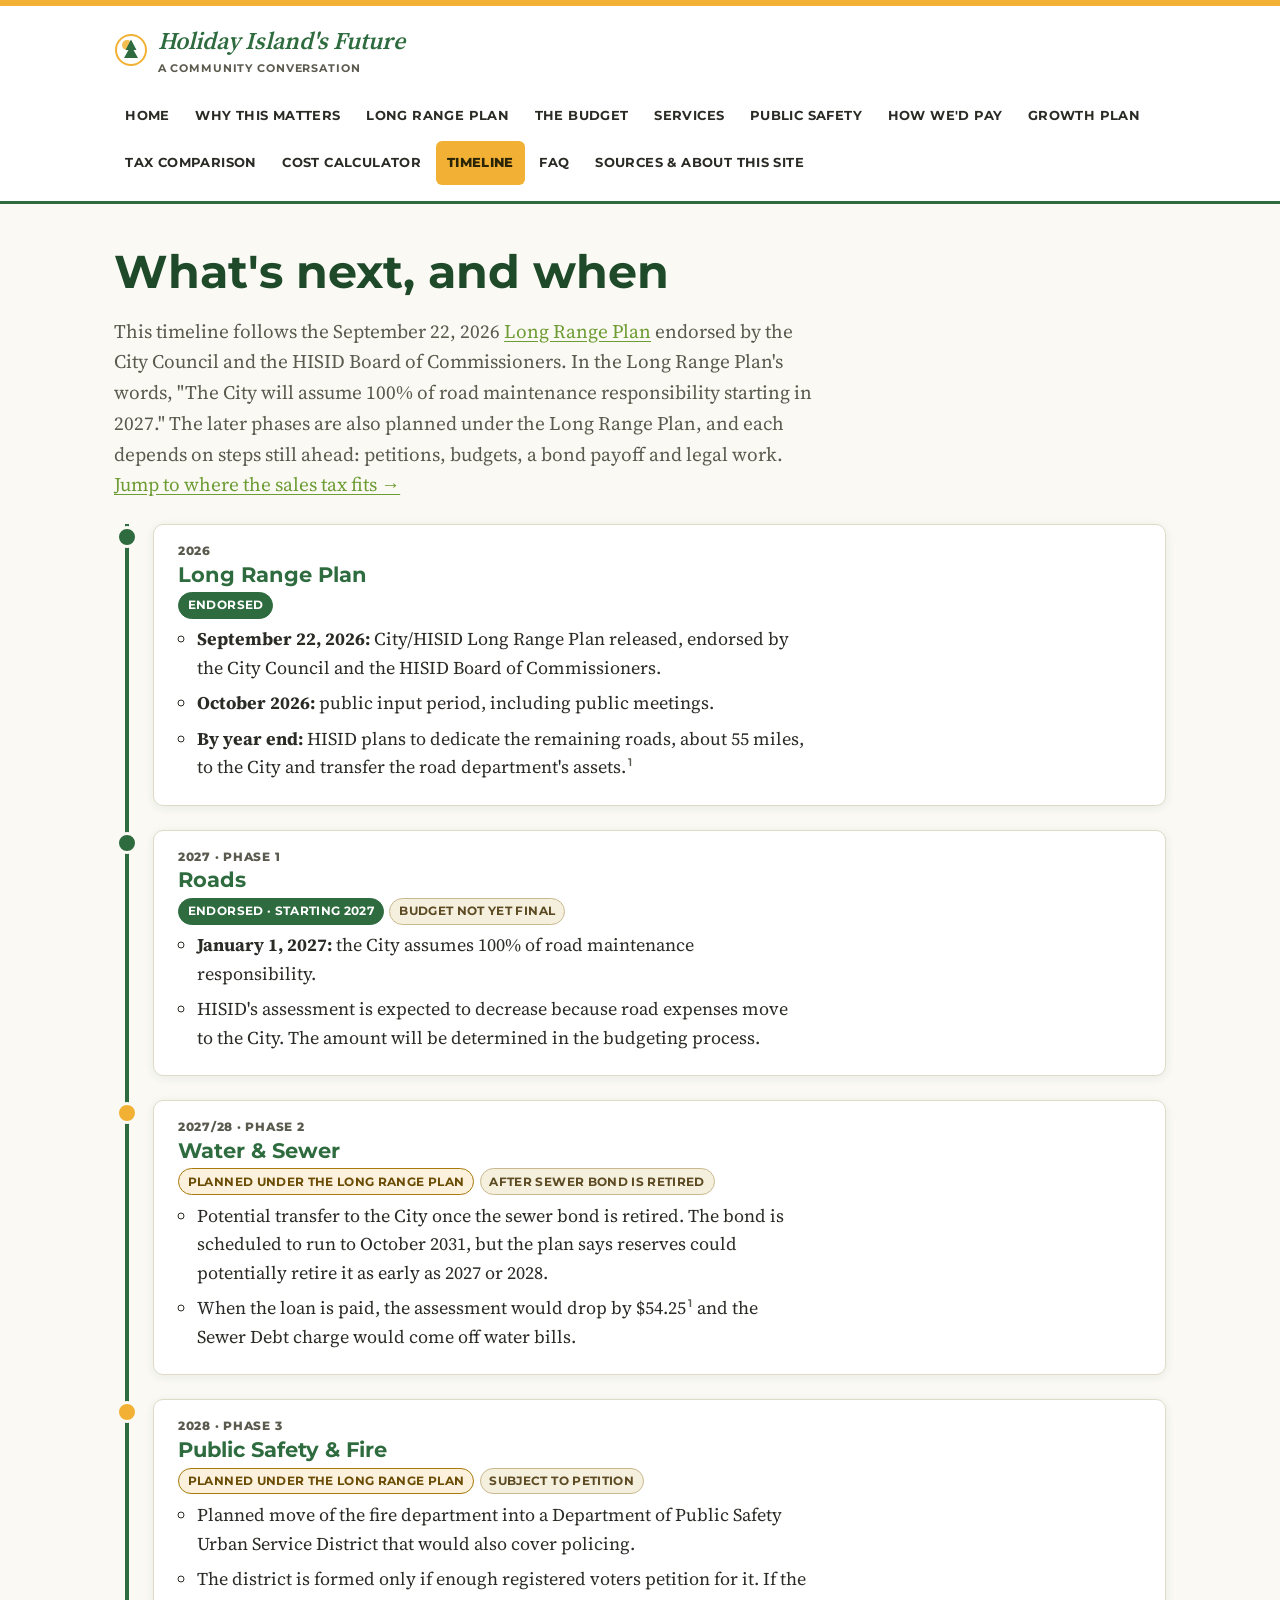
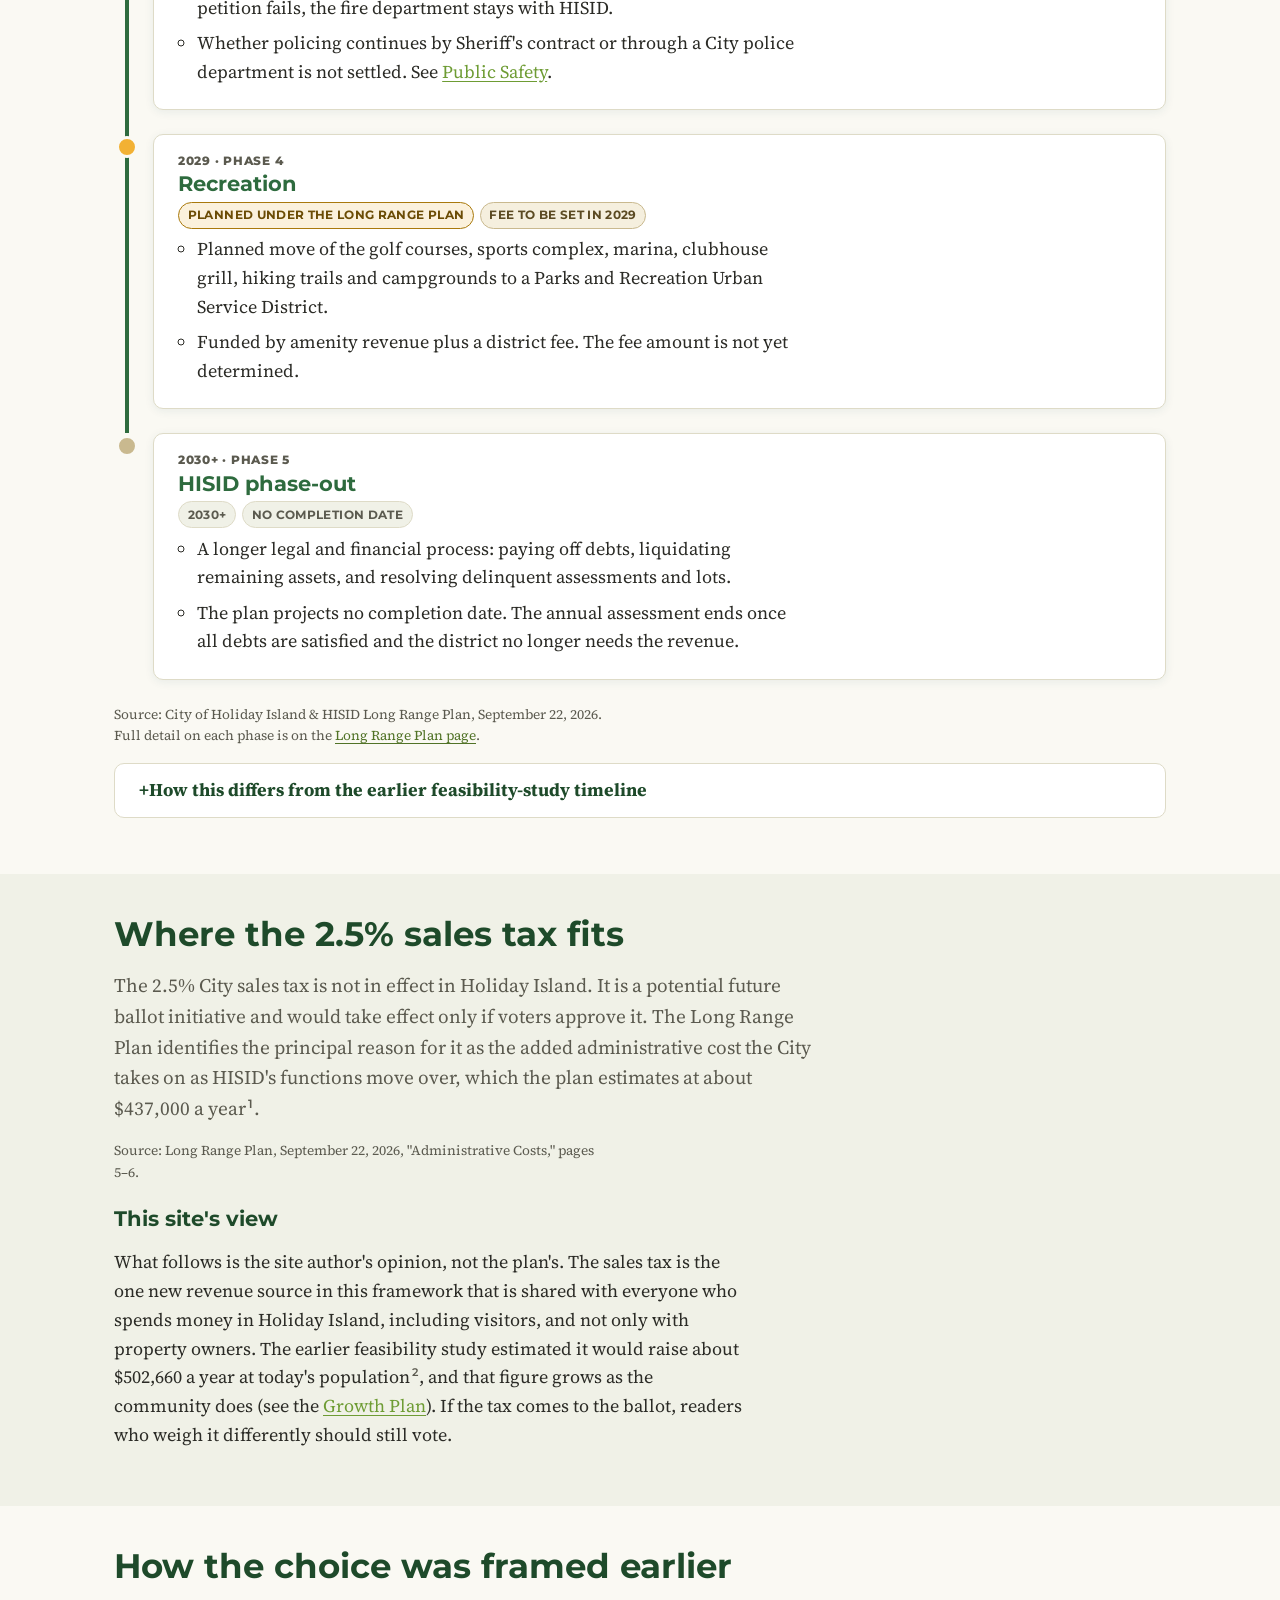
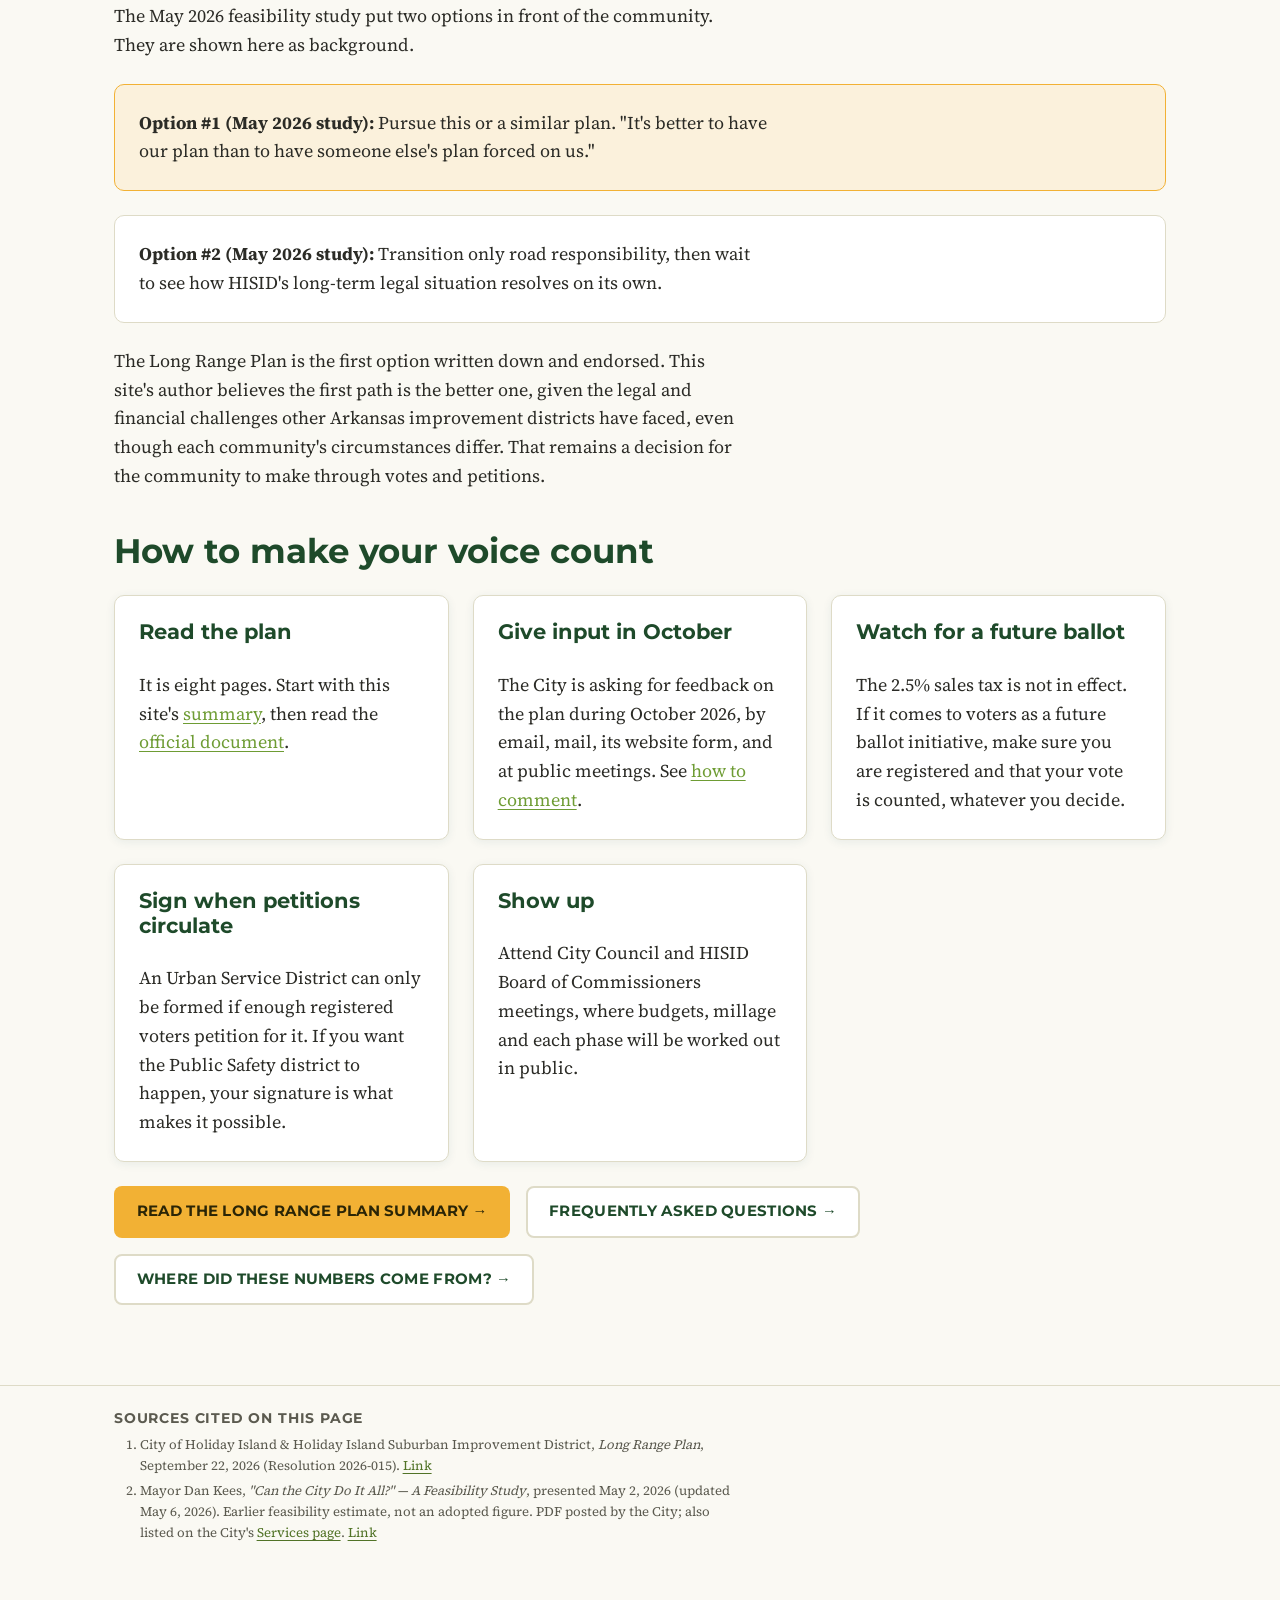
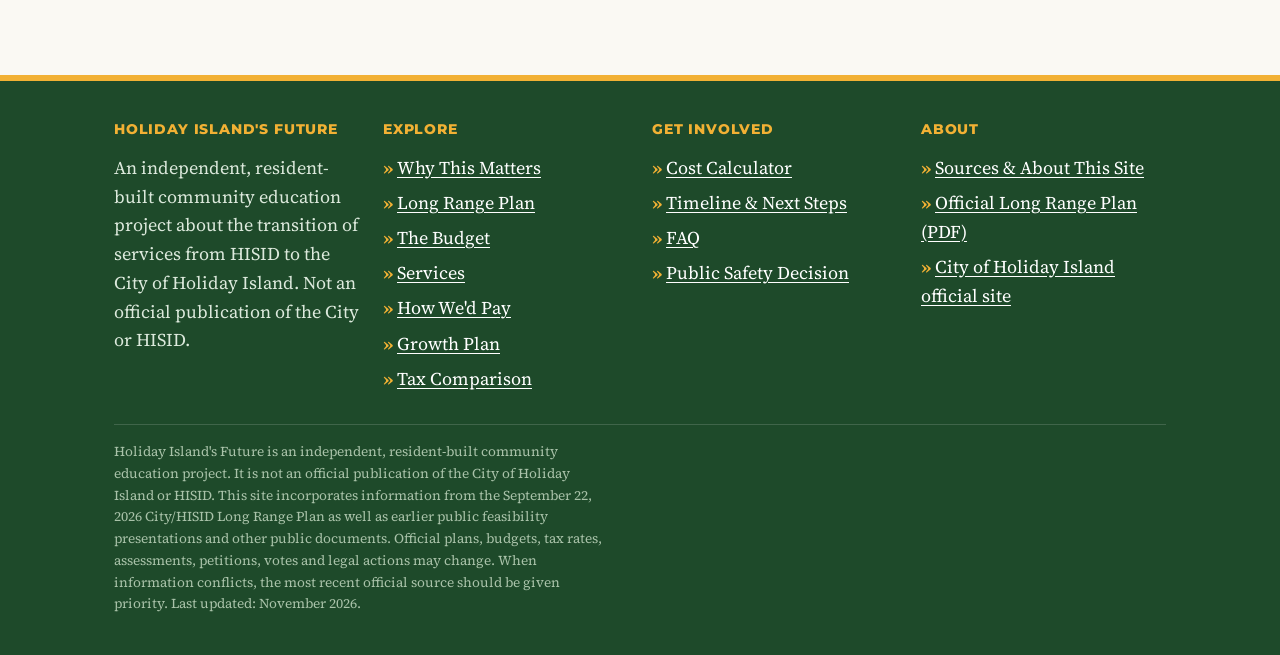
<file: timeline.html>
<!DOCTYPE html>
<html lang="en">
<head>
<meta charset="UTF-8">
<meta name="viewport" content="width=device-width, initial-scale=1.0">
<title>Timeline &amp; How to Get Involved — Holiday Island's Future</title>
<meta name="description" content="The 2026 to 2030+ timeline for the HISID-to-City transition under the September 2026 Long Range Plan, and how residents can get involved.">
<link rel="icon" href="favicon.svg" type="image/svg+xml">
<link rel="stylesheet" href="assets/css/base.css">
<link rel="stylesheet" href="assets/css/components.css">
</head>
<body>
<a class="skip-link" href="#main">Skip to main content</a>
<header class="site-header">
  <div class="container">
    <a class="site-brand" href="index.html">
      <svg width="34" height="34" viewBox="0 0 34 34" aria-hidden="true"><circle cx="17" cy="17" r="15" fill="#fff" stroke="#F2B134" stroke-width="2"/><circle cx="13" cy="12" r="5" fill="#F2B134" opacity="0.85"/><path d="M17 6.5 L22.5 17 L19.5 17 L24 25 L10 25 L14.5 17 L11.5 17 Z" fill="#2E6B3E"/></svg>
      <span>Holiday Island's Future<span class="tag">A community conversation</span></span>
    </a>
    <nav class="site-nav" aria-label="Main">
      <ul>
        <li><a href="index.html">Home</a></li>
        <li><a href="why-transition.html">Why This Matters</a></li>
        <li><a href="long-range-plan.html">Long Range Plan</a></li>
        <li><a href="budget-today.html">The Budget</a></li>
        <li><a href="services.html">Services</a></li>
        <li><a href="public-safety.html">Public Safety</a></li>
        <li><a href="funding.html">How We'd Pay</a></li>
        <li><a href="growth-plan.html">Growth Plan</a></li>
        <li><a href="tax-comparison.html">Tax Comparison</a></li>
        <li><a href="calculator.html">Cost Calculator</a></li>
        <li><a href="timeline.html" aria-current="page">Timeline</a></li>
        <li><a href="faq.html">FAQ</a></li>
        <li><a href="about-this-site.html">Sources &amp; About This Site</a></li>
      </ul>
    </nav>
  </div>
</header>
<script src="assets/js/mobile.js"></script>
<noscript><div class="noscript-note">JavaScript is off in your browser. Every page here still works — only the interactive Cost Calculator needs JavaScript to compute your results.</div></noscript>

<main id="main">
  <section class="section">
    <div class="container">
      <h1>What's next, and when</h1>
      <p class="lede">This timeline follows the September 22, 2026 <a href="long-range-plan.html">Long Range Plan</a> endorsed by the City Council and the HISID Board of Commissioners. In the Long Range Plan's words, "The City will assume 100% of road maintenance responsibility starting in 2027." The later phases are also planned under the Long Range Plan, and each depends on steps still ahead: petitions, budgets, a bond payoff and legal work. <a href="#sales-tax">Jump to where the sales tax fits →</a></p>

      <ol class="phase-list">
        <li class="is-decided">
          <div class="phase-card">
            <p class="phase-kicker">2026</p>
            <h3>Long Range Plan</h3>
            <div class="badge-row"><span class="badge badge--decided">Endorsed</span></div>
            <ul>
              <li><strong>September 22, 2026:</strong> City/HISID Long Range Plan released, endorsed by the City Council and the HISID Board of Commissioners.</li>
              <li><strong>October 2026:</strong> public input period, including public meetings.</li>
              <li><strong>By year end:</strong> HISID plans to dedicate the remaining roads, about 55 miles, to the City and transfer the road department's assets.<sup class="cite" data-src="lrp"><a href="#ref-1" aria-label="Source 1">1</a></sup></li>
            </ul>
          </div>
        </li>
        <li class="is-decided">
          <div class="phase-card">
            <p class="phase-kicker">2027 · Phase 1</p>
            <h3>Roads</h3>
            <div class="badge-row"><span class="badge badge--decided">Endorsed · Starting 2027</span><span class="badge badge--condition">Budget not yet final</span></div>
            <ul>
              <li><strong>January 1, 2027:</strong> the City assumes 100% of road maintenance responsibility.</li>
              <li>HISID's assessment is expected to decrease because road expenses move to the City. The amount will be determined in the budgeting process.</li>
            </ul>
          </div>
        </li>
        <li>
          <div class="phase-card">
            <p class="phase-kicker">2027/28 · Phase 2</p>
            <h3>Water &amp; Sewer</h3>
            <div class="badge-row"><span class="badge badge--planned">Planned under the Long Range Plan</span><span class="badge badge--condition">After sewer bond is retired</span></div>
            <ul>
              <li>Potential transfer to the City once the sewer bond is retired. The bond is scheduled to run to October 2031, but the plan says reserves could potentially retire it as early as 2027 or 2028.</li>
              <li>When the loan is paid, the assessment would drop by $54.25<sup class="cite" data-src="lrp"><a href="#ref-1" aria-label="Source 1">1</a></sup> and the Sewer Debt charge would come off water bills.</li>
            </ul>
          </div>
        </li>
        <li>
          <div class="phase-card">
            <p class="phase-kicker">2028 · Phase 3</p>
            <h3>Public Safety &amp; Fire</h3>
            <div class="badge-row"><span class="badge badge--planned">Planned under the Long Range Plan</span><span class="badge badge--condition">Subject to petition</span></div>
            <ul>
              <li>Planned move of the fire department into a Department of Public Safety Urban Service District that would also cover policing.</li>
              <li>The district is formed only if enough registered voters petition for it. If the petition fails, the fire department stays with HISID.</li>
              <li>Whether policing continues by Sheriff's contract or through a City police department is not settled. See <a href="public-safety.html">Public Safety</a>.</li>
            </ul>
          </div>
        </li>
        <li>
          <div class="phase-card">
            <p class="phase-kicker">2029 · Phase 4</p>
            <h3>Recreation</h3>
            <div class="badge-row"><span class="badge badge--planned">Planned under the Long Range Plan</span><span class="badge badge--condition">Fee to be set in 2029</span></div>
            <ul>
              <li>Planned move of the golf courses, sports complex, marina, clubhouse grill, hiking trails and campgrounds to a Parks and Recreation Urban Service District.</li>
              <li>Funded by amenity revenue plus a district fee. The fee amount is not yet determined.</li>
            </ul>
          </div>
        </li>
        <li class="is-future">
          <div class="phase-card">
            <p class="phase-kicker">2030+ · Phase 5</p>
            <h3>HISID phase-out</h3>
            <div class="badge-row"><span class="badge badge--future">2030+</span><span class="badge badge--future">No completion date</span></div>
            <ul>
              <li>A longer legal and financial process: paying off debts, liquidating remaining assets, and resolving delinquent assessments and lots.</li>
              <li>The plan projects no completion date. The annual assessment ends once all debts are satisfied and the district no longer needs the revenue.</li>
            </ul>
          </div>
        </li>
      </ol>
      <p class="source-note">Source: City of Holiday Island &amp; HISID Long Range Plan, September 22, 2026. Full detail on each phase is on the <a href="long-range-plan.html#phases">Long Range Plan page</a>.</p>

      <details class="help-details">
        <summary>How this differs from the earlier feasibility-study timeline</summary>
        <p>The May 2, 2026 feasibility study sketched a faster, illustrative schedule. The Long Range Plan replaces it. The older dates are shown here only so that earlier coverage, including earlier versions of this site, makes sense.</p>
        <div class="table-wrap">
          <table>
            <caption>Earlier feasibility-study timing vs. the Long Range Plan<sup class="cite" data-src="may lrp"><a href="#ref-2" aria-label="Source 2">2</a>,<a href="#ref-1" aria-label="Source 1">1</a></sup></caption>
            <thead><tr><th>Step</th><th>May 2026 feasibility study (historical)</th><th>Long Range Plan (current)</th></tr></thead>
            <tbody>
              <tr><td>Roads</td><td>2026</td><td>2027</td></tr>
              <tr><td>Water &amp; sewer</td><td>2027</td><td>2027/28, after bond retirement</td></tr>
              <tr><td>Public safety &amp; fire</td><td>2027</td><td>2028</td></tr>
              <tr><td>Recreation</td><td>2028</td><td>2029</td></tr>
              <tr><td>HISID wind-down</td><td>Begins 2028</td><td>2030+, no completion date</td></tr>
            </tbody>
          </table>
        </div>
      </details>
    </div>
  </section>

  <section class="section section--alt" id="sales-tax">
    <div class="container">
      <h2 style="margin-top:0;">Where the 2.5% sales tax fits</h2>
      <p class="lede">The 2.5% City sales tax is not in effect in Holiday Island. It is a potential future ballot initiative and would take effect only if voters approve it. The Long Range Plan identifies the principal reason for it as the added administrative cost the City takes on as HISID's functions move over, which the plan estimates at about $437,000 a year<sup class="cite" data-src="lrp"><a href="#ref-1" aria-label="Source 1">1</a></sup>.</p>

      <p class="source-note">Source: Long Range Plan, September 22, 2026, "Administrative Costs," pages 5–6.</p>

      <h3>This site's view</h3>
      <p>What follows is the site author's opinion, not the plan's. The sales tax is the one new revenue source in this framework that is shared with everyone who spends money in Holiday Island, including visitors, and not only with property owners. The earlier feasibility study estimated it would raise about $502,660 a year at today's population<sup class="cite" data-src="may"><a href="#ref-2" aria-label="Source 2">2</a></sup>, and that figure grows as the community does (see the <a href="growth-plan.html">Growth Plan</a>). If the tax comes to the ballot, readers who weigh it differently should still vote.</p>
    </div>
  </section>

  <section class="section">
    <div class="container">
      <h2 style="margin-top:0;">How the choice was framed earlier</h2>
      <p>The May 2026 feasibility study put two options in front of the community. They are shown here as background.</p>
      <div class="callout callout--accent">
        <p style="margin-bottom:0;"><strong>Option #1 (May 2026 study):</strong> Pursue this or a similar plan. "It's better to have our plan than to have someone else's plan forced on us."</p>
      </div>
      <div class="callout">
        <p style="margin-bottom:0;"><strong>Option #2 (May 2026 study):</strong> Transition only road responsibility, then wait to see how HISID's long-term legal situation resolves on its own.</p>
      </div>
      <p>The Long Range Plan is the first option written down and endorsed. This site's author believes the first path is the better one, given the legal and financial challenges other Arkansas improvement districts have faced, even though each community's circumstances differ. That remains a decision for the community to make through votes and petitions.</p>

      <h2>How to make your voice count</h2>
      <div class="card-grid">
        <div class="card">
          <h3>Read the plan</h3>
          <p>It is eight pages. Start with this site's <a href="long-range-plan.html">summary</a>, then read the <a href="https://drive.google.com/file/d/1ul3-1l40UpRCqN19zxTP7dAHxp4odrPl/view" target="_blank" rel="noopener">official document</a>.</p>
        </div>
        <div class="card">
          <h3>Give input in October</h3>
          <p>The City is asking for feedback on the plan during October 2026, by email, mail, its website form, and at public meetings. See <a href="long-range-plan.html#input">how to comment</a>.</p>
        </div>
        <div class="card">
          <h3>Watch for a future ballot</h3>
          <p>The 2.5% sales tax is not in effect. If it comes to voters as a future ballot initiative, make sure you are registered and that your vote is counted, whatever you decide.</p>
        </div>
        <div class="card">
          <h3>Sign when petitions circulate</h3>
          <p>An Urban Service District can only be formed if enough registered voters petition for it. If you want the Public Safety district to happen, your signature is what makes it possible.</p>
        </div>
        <div class="card">
          <h3>Show up</h3>
          <p>Attend City Council and HISID Board of Commissioners meetings, where budgets, millage and each phase will be worked out in public.</p>
        </div>
      </div>

      <div class="hero-actions">
        <a class="btn btn-primary" href="long-range-plan.html">Read the Long Range Plan summary →</a>
        <a class="btn btn-quiet" href="faq.html">Frequently asked questions →</a>
        <a class="btn btn-quiet" href="about-this-site.html">Where did these numbers come from? →</a>
      </div>
    </div>
  </section>
  <!-- refs:start -->
  <section class="references" id="references" aria-labelledby="references-heading">
    <div class="container">
      <h2 id="references-heading">Sources cited on this page</h2>
      <ol>
        <li id="ref-1">City of Holiday Island &amp; Holiday Island Suburban Improvement District, <em>Long Range Plan</em>, September 22, 2026 (Resolution 2026-015). <a href="https://drive.google.com/file/d/1ul3-1l40UpRCqN19zxTP7dAHxp4odrPl/view" target="_blank" rel="noopener">Link</a></li>
        <li id="ref-2">Mayor Dan Kees, <em>"Can the City Do It All?" — A Feasibility Study</em>, presented May 2, 2026 (updated May 6, 2026). Earlier feasibility estimate, not an adopted figure. PDF posted by the City; also listed on the City's <a href="https://www.cityofholidayisland.com/services-1" target="_blank" rel="noopener">Services page</a>. <a href="https://drive.google.com/file/d/1cW_t89j97DmD1tYG5C-fjrrJwmnLW6jU/view" target="_blank" rel="noopener">Link</a></li>
      </ol>
    </div>
  </section>
  <!-- refs:end -->
</main>

<footer class="site-footer">
  <div class="container">
    <div class="footer-grid">
      <div>
        <h4>Holiday Island's Future</h4>
        <p>An independent, resident-built community education project about the transition of services from HISID to the City of Holiday Island. Not an official publication of the City or HISID.</p>
      </div>
      <div>
        <h4>Explore</h4>
        <ul>
          <li><a href="why-transition.html">Why This Matters</a></li>
          <li><a href="long-range-plan.html">Long Range Plan</a></li>
          <li><a href="budget-today.html">The Budget</a></li>
          <li><a href="services.html">Services</a></li>
          <li><a href="funding.html">How We'd Pay</a></li>
          <li><a href="growth-plan.html">Growth Plan</a></li>
          <li><a href="tax-comparison.html">Tax Comparison</a></li>
        </ul>
      </div>
      <div>
        <h4>Get Involved</h4>
        <ul>
          <li><a href="calculator.html">Cost Calculator</a></li>
          <li><a href="timeline.html">Timeline &amp; Next Steps</a></li>
          <li><a href="faq.html">FAQ</a></li>
          <li><a href="public-safety.html">Public Safety Decision</a></li>
        </ul>
      </div>
      <div>
        <h4>About</h4>
        <ul>
          <li><a href="about-this-site.html">Sources &amp; About This Site</a></li>
          <li><a href="https://drive.google.com/file/d/1ul3-1l40UpRCqN19zxTP7dAHxp4odrPl/view" target="_blank" rel="noopener">Official Long Range Plan (PDF)</a></li>
          <li><a href="https://www.cityofholidayisland.com" target="_blank" rel="noopener">City of Holiday Island official site</a></li>
        </ul>
      </div>
    </div>
    <div class="footer-bottom">
      <p>Holiday Island's Future is an independent, resident-built community education project. It is not an official publication of the City of Holiday Island or HISID. This site incorporates information from the September 22, 2026 City/HISID Long Range Plan as well as earlier public feasibility presentations and other public documents. Official plans, budgets, tax rates, assessments, petitions, votes and legal actions may change. When information conflicts, the most recent official source should be given priority. Last updated: November 2026.</p>
    </div>
  </div>
</footer>
</body>
</html>
</file>
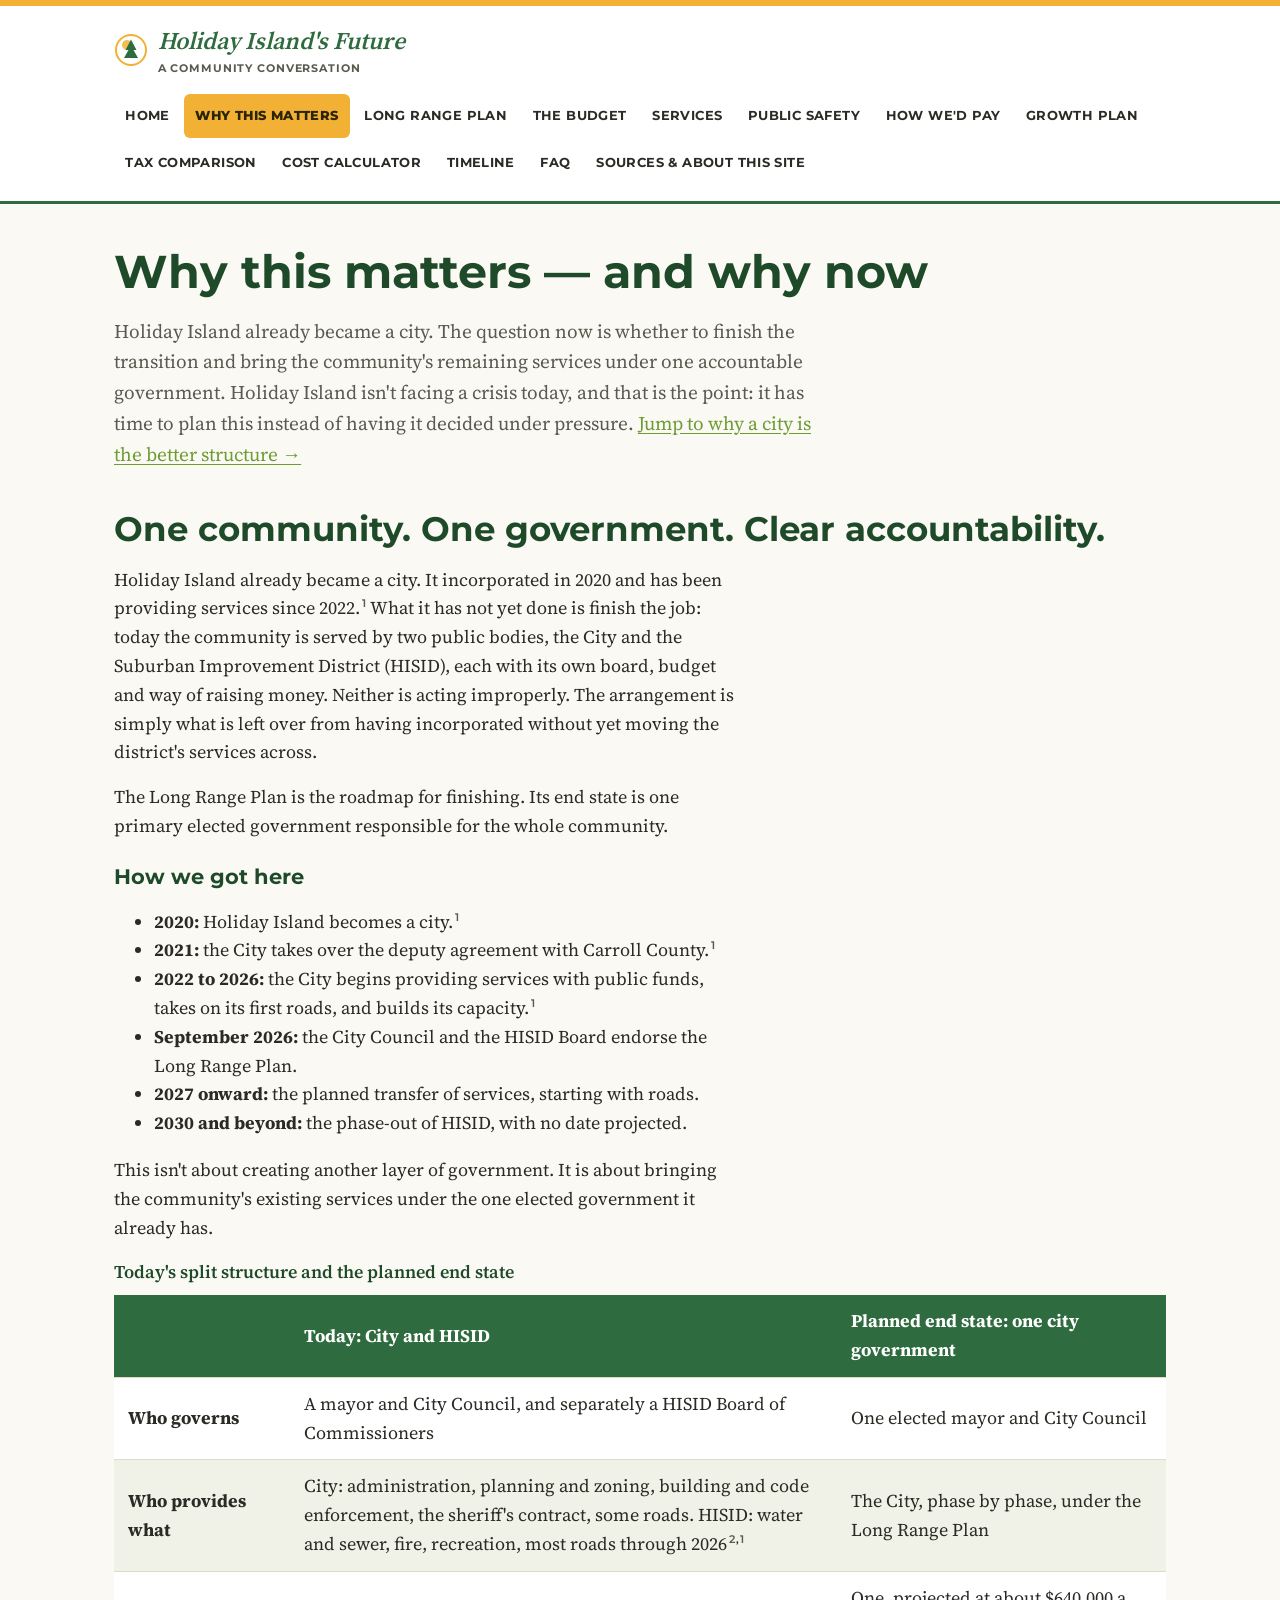
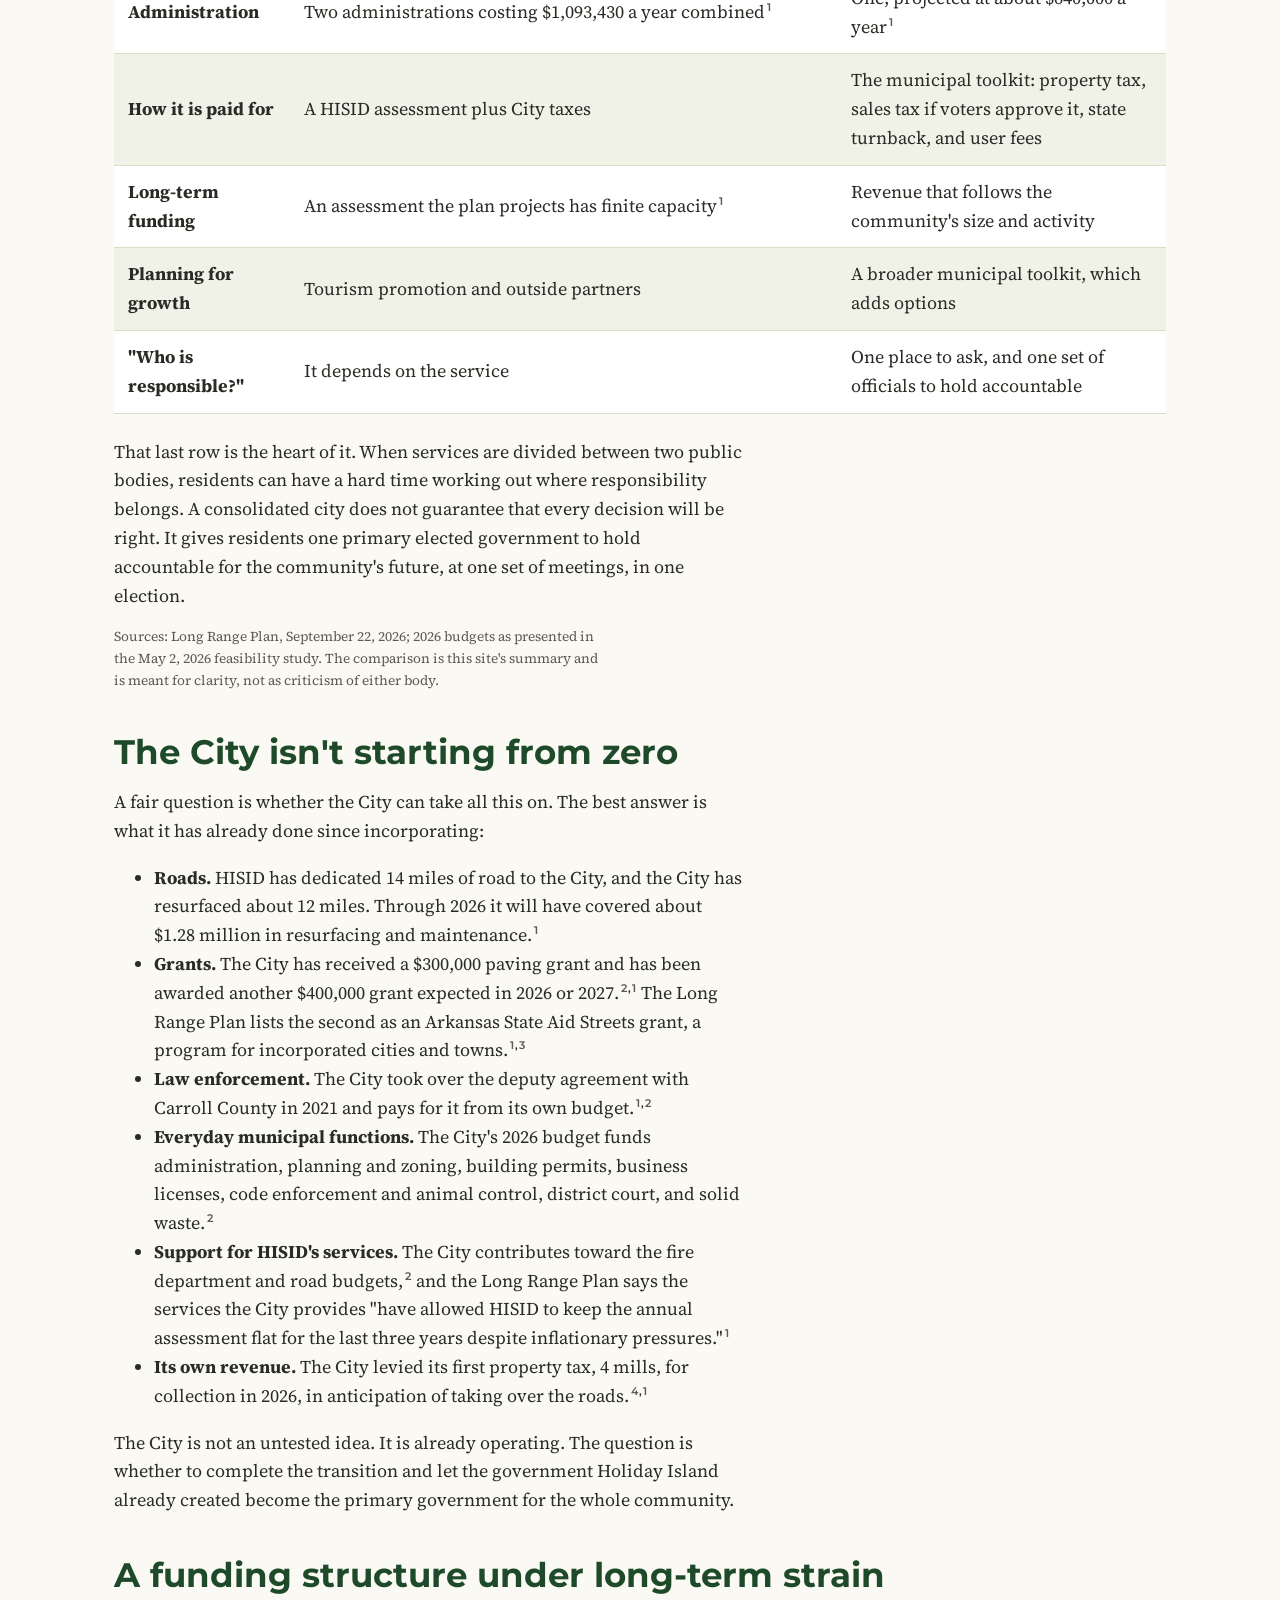
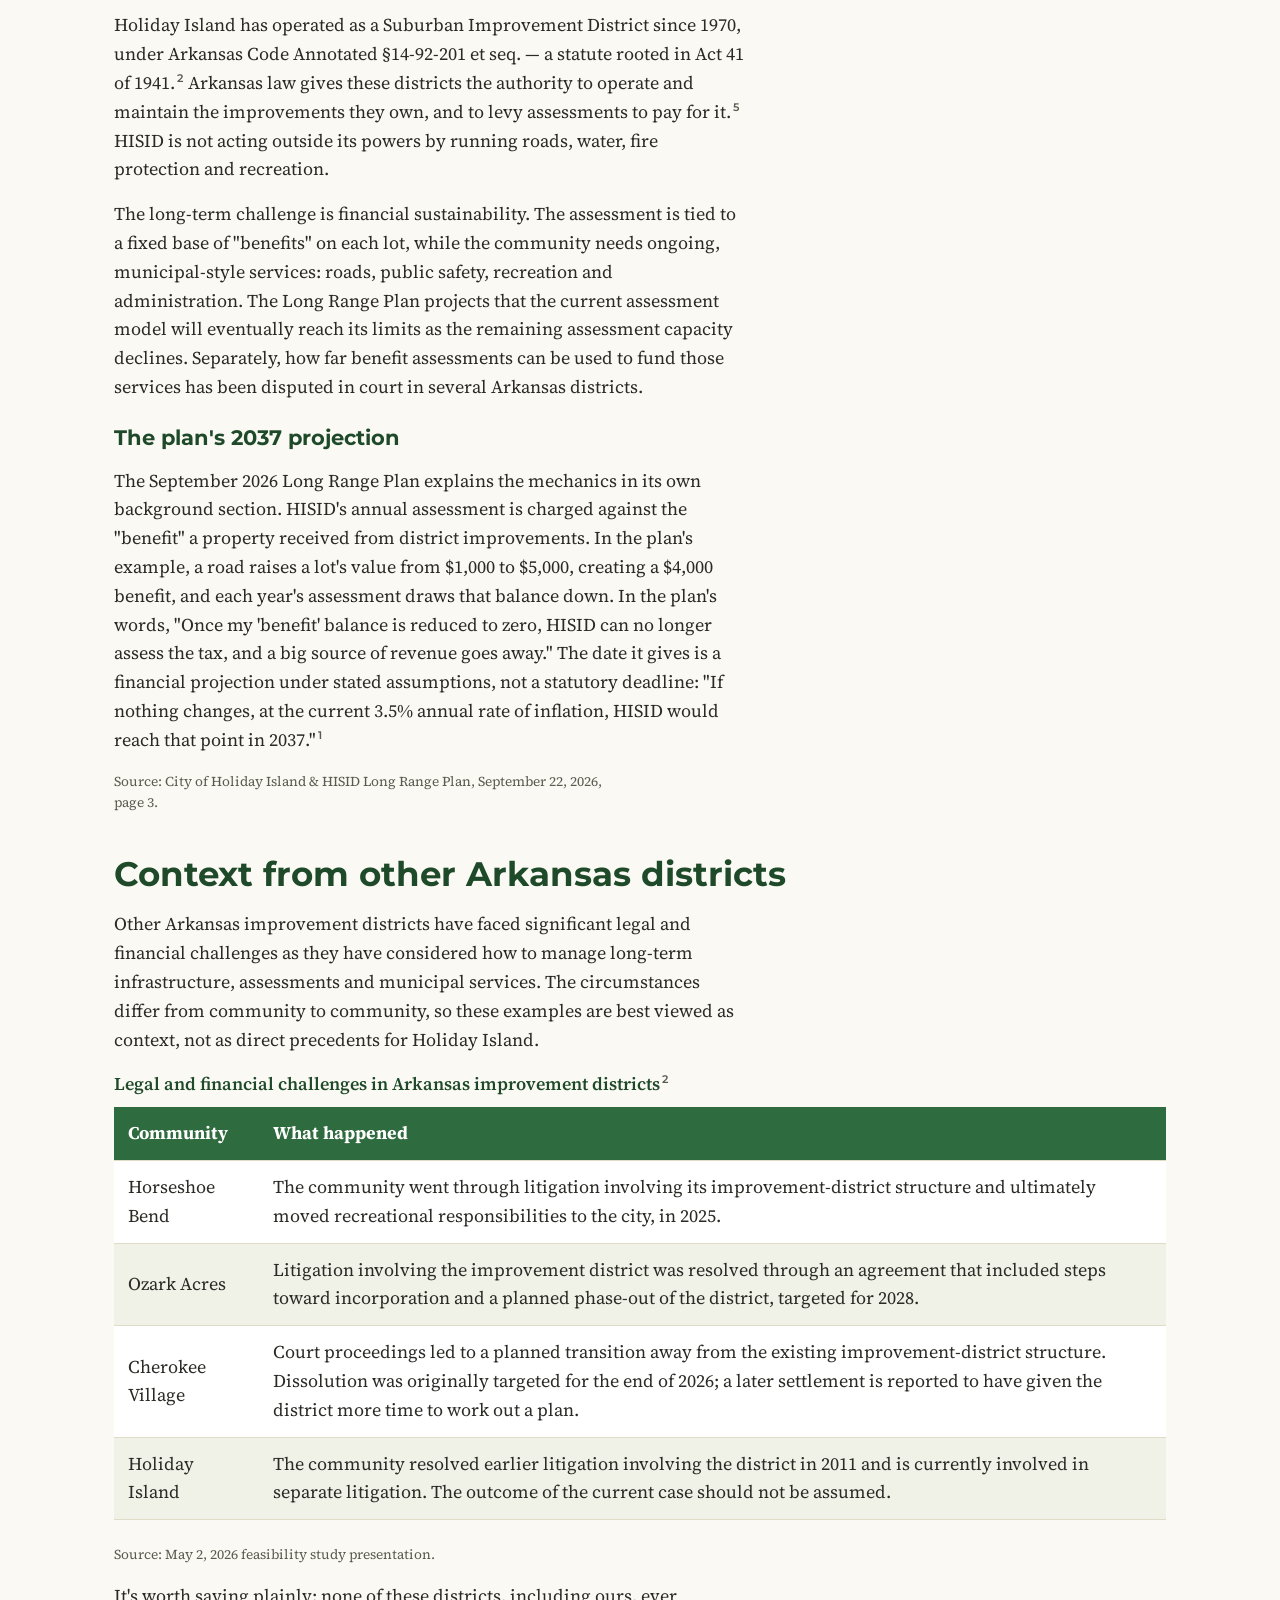
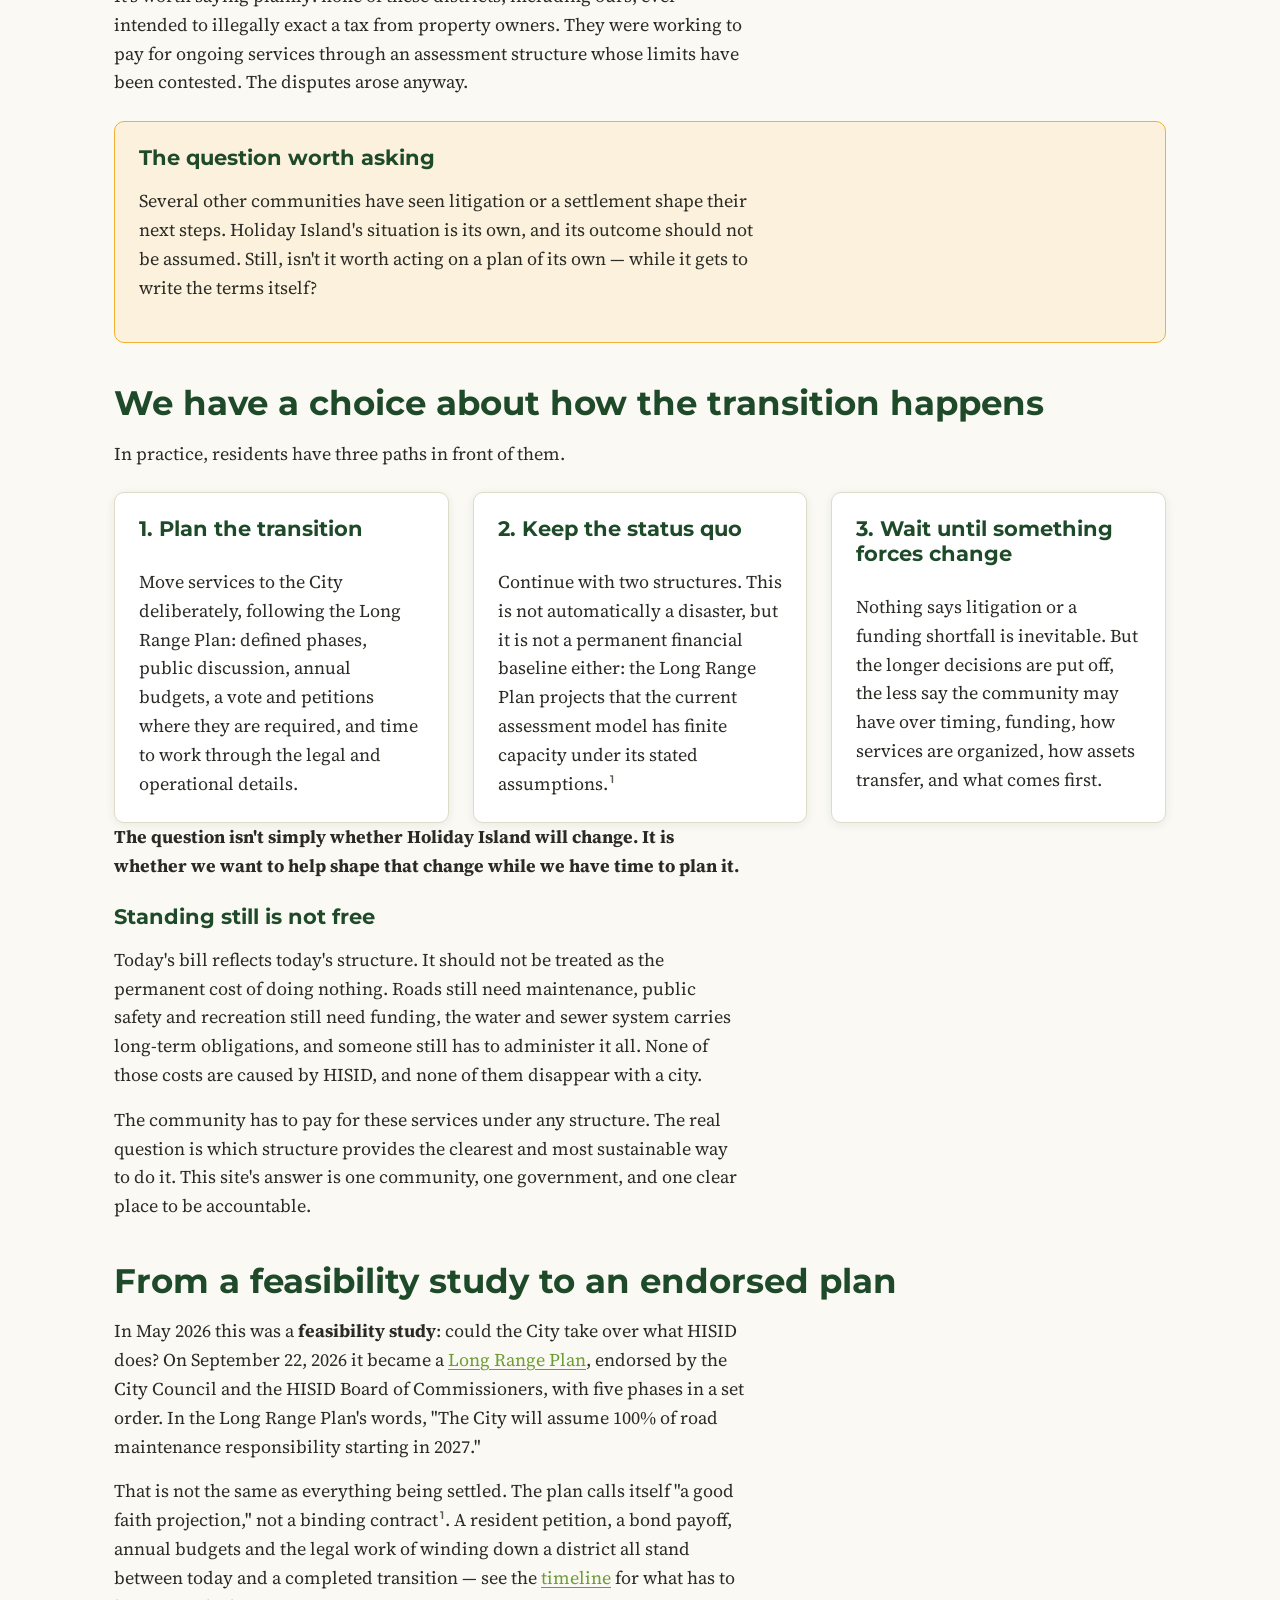
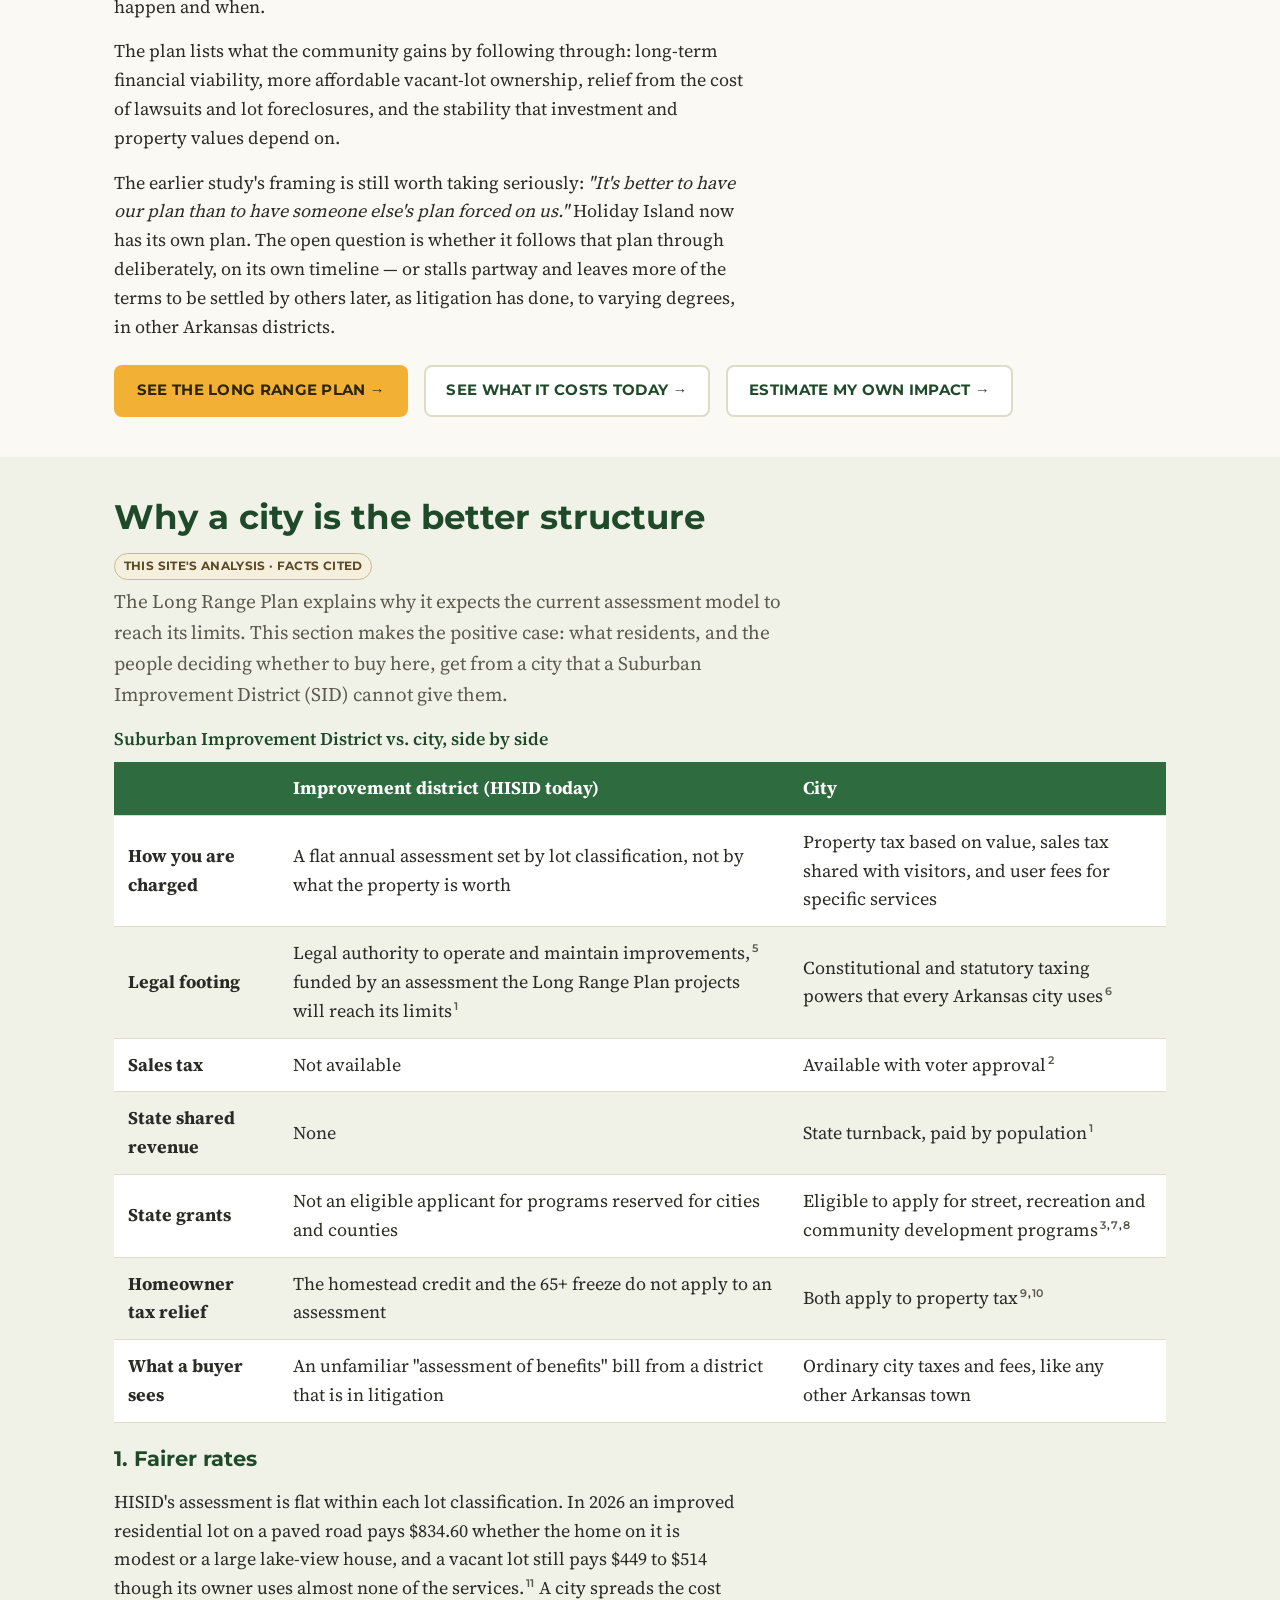
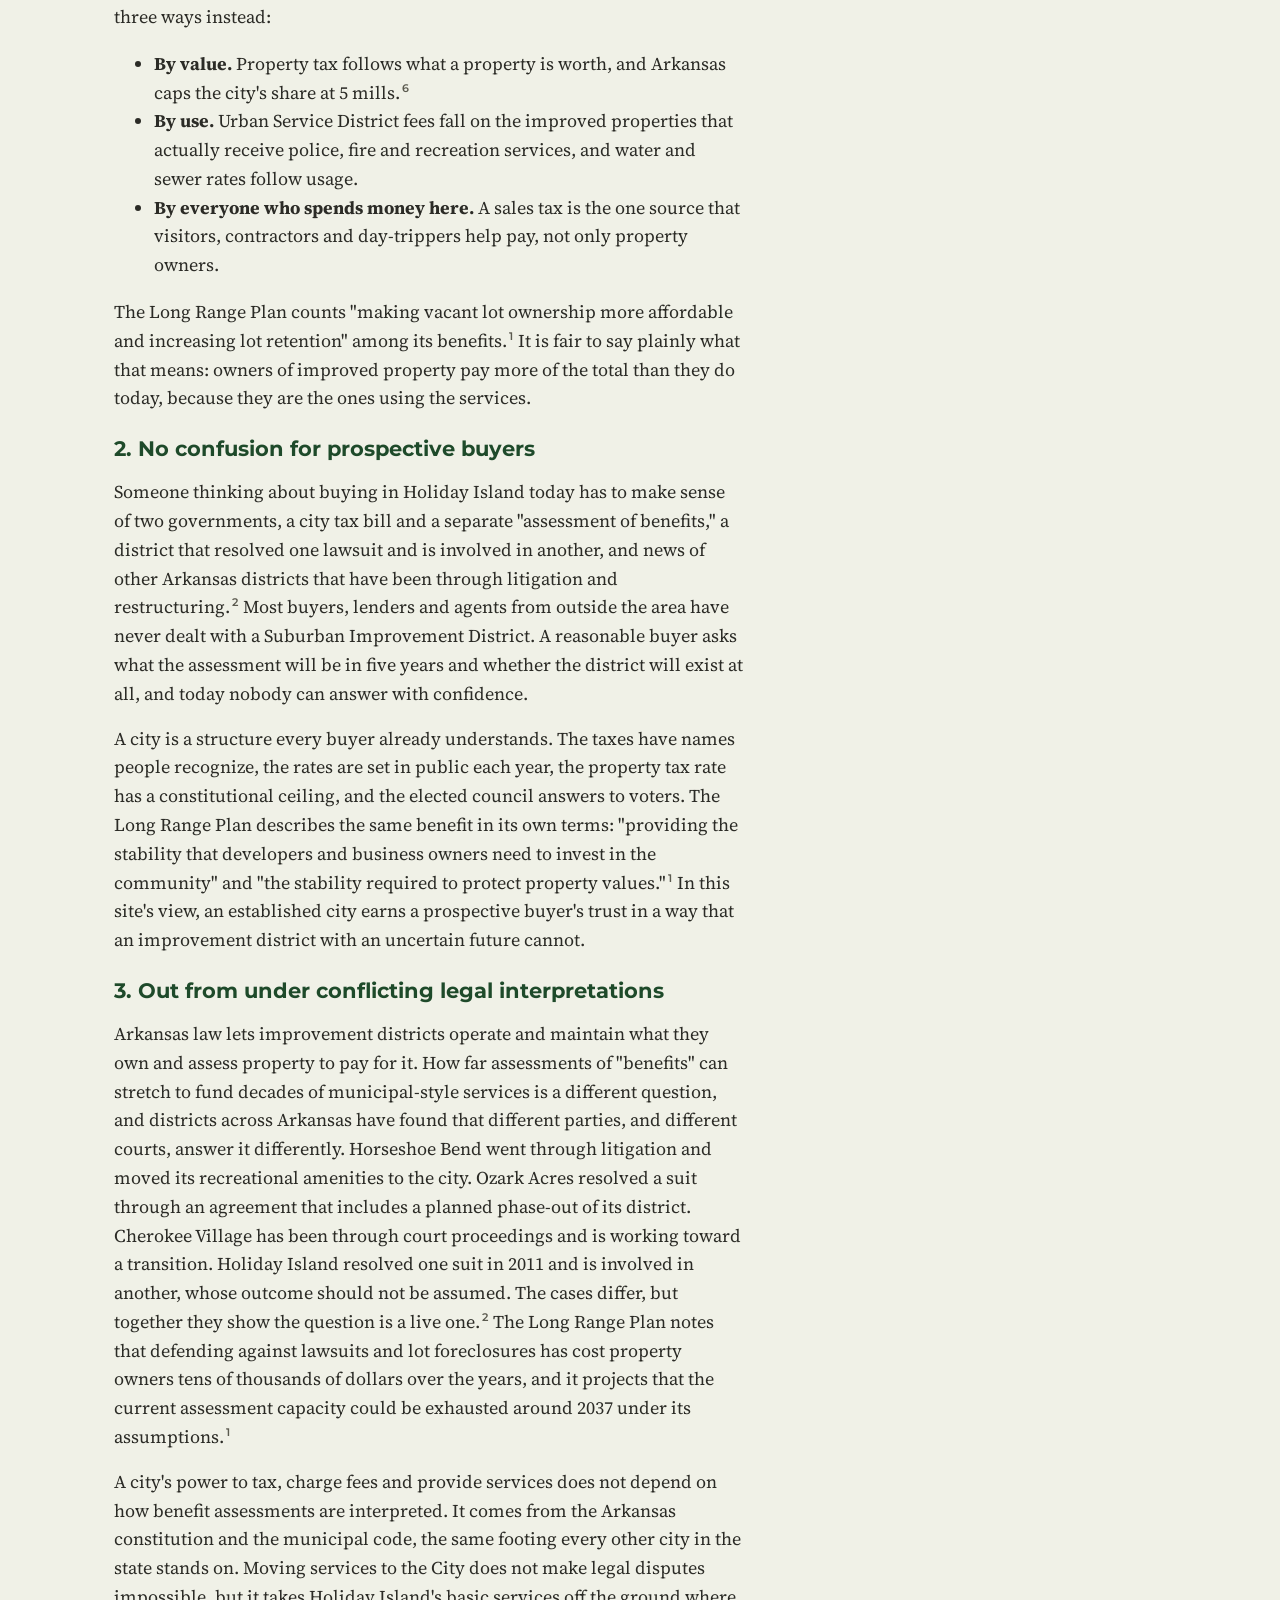
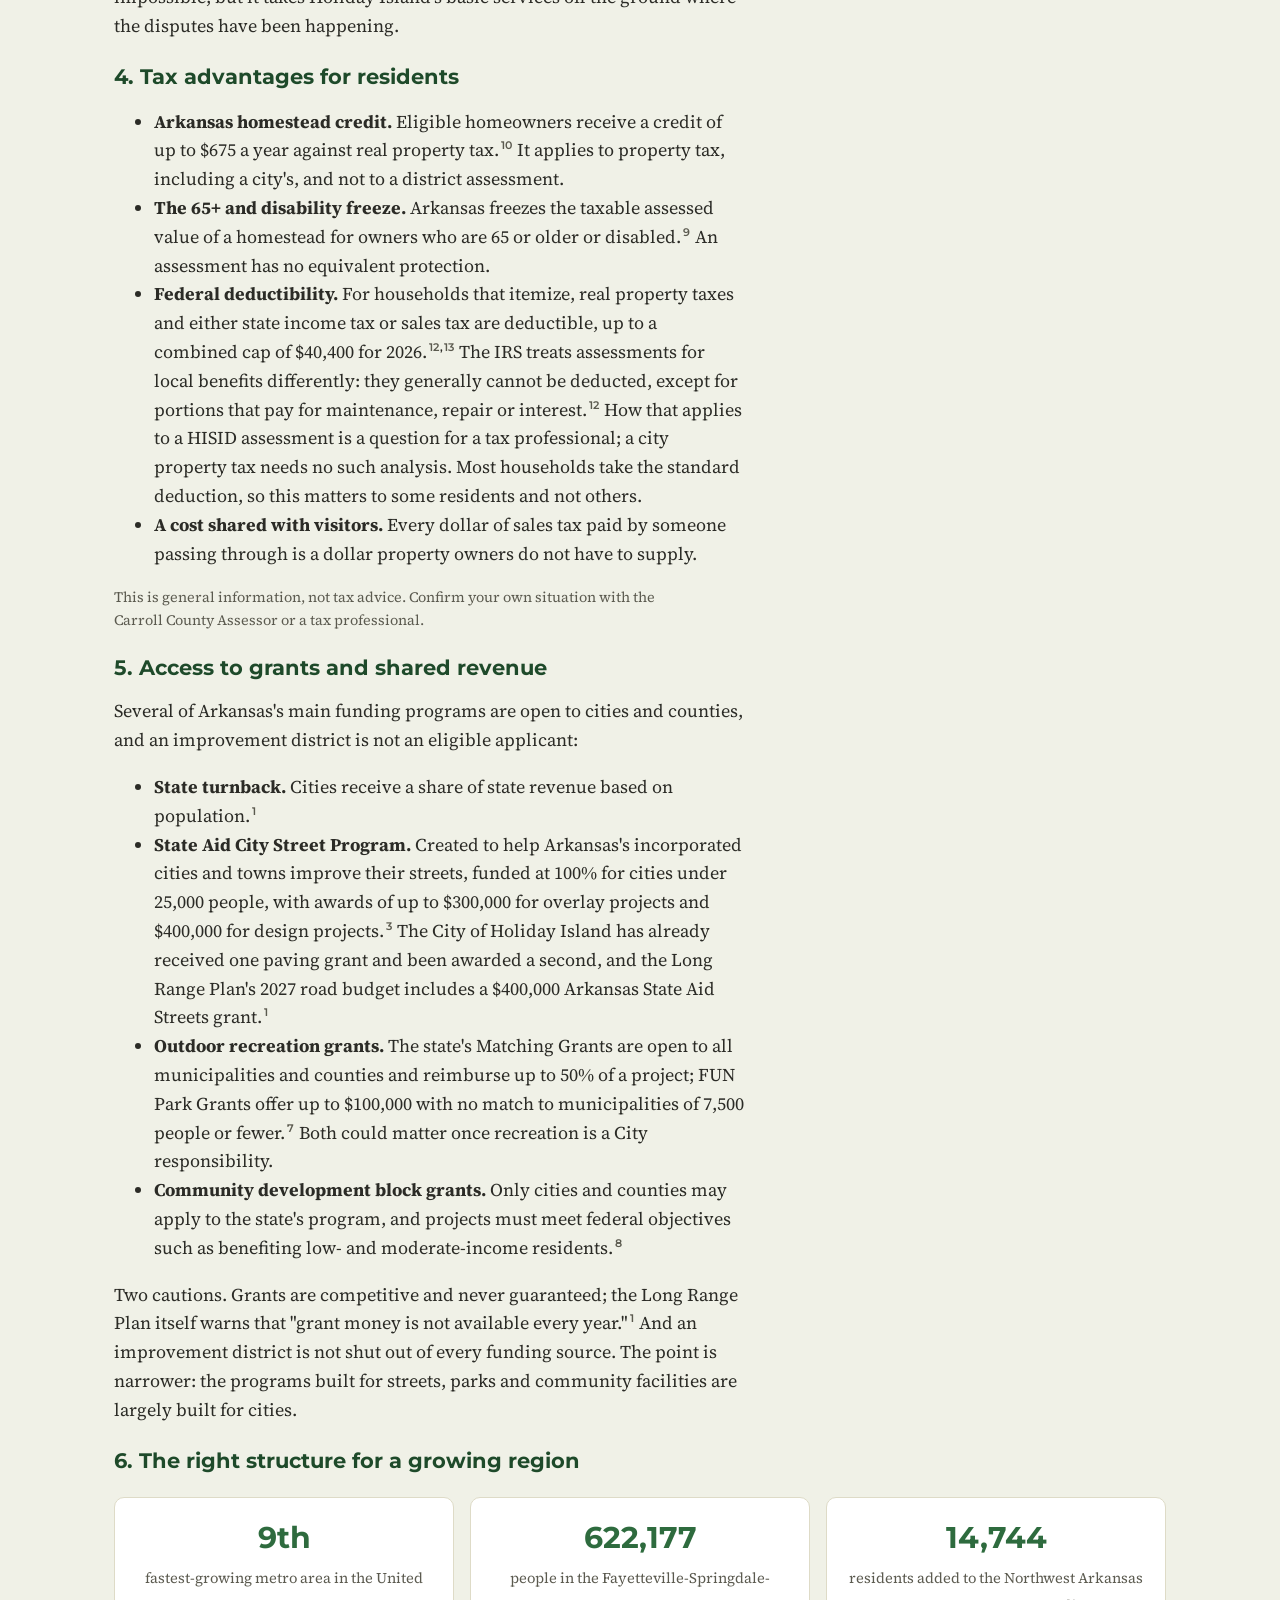
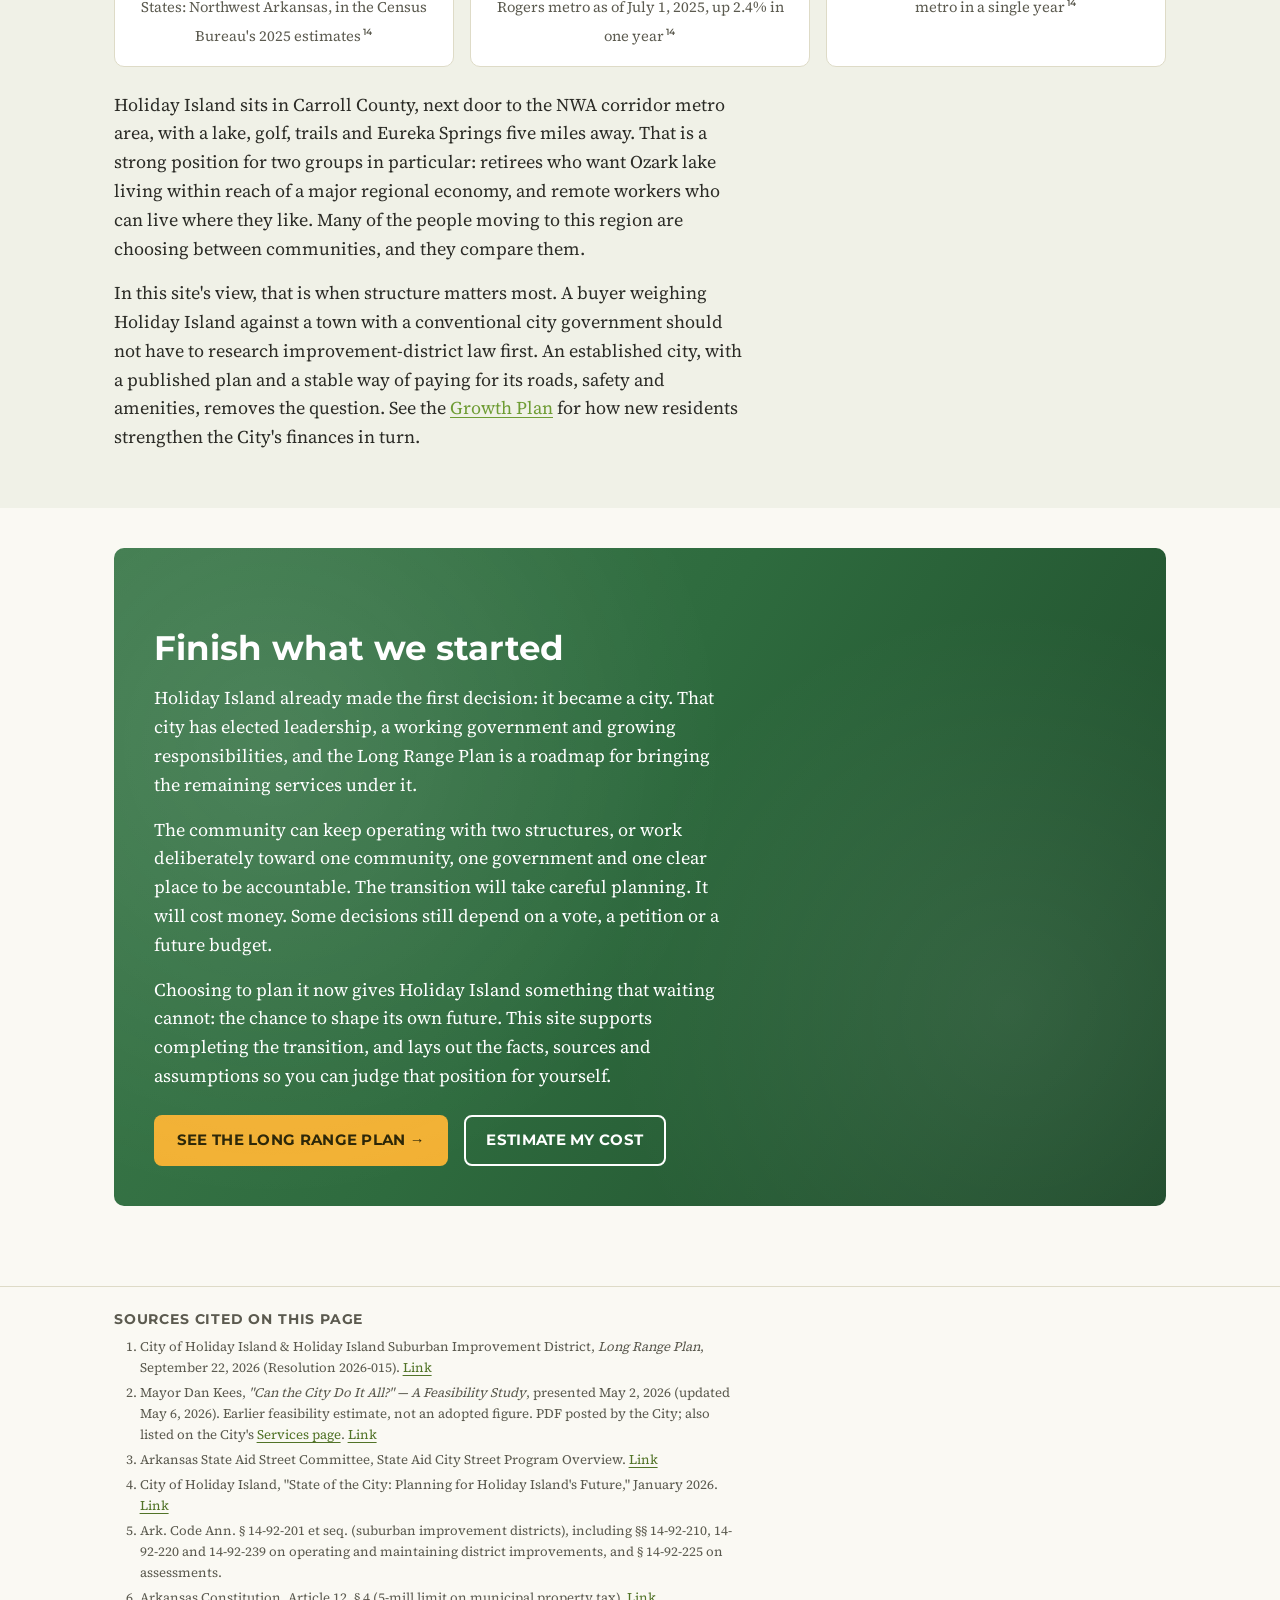
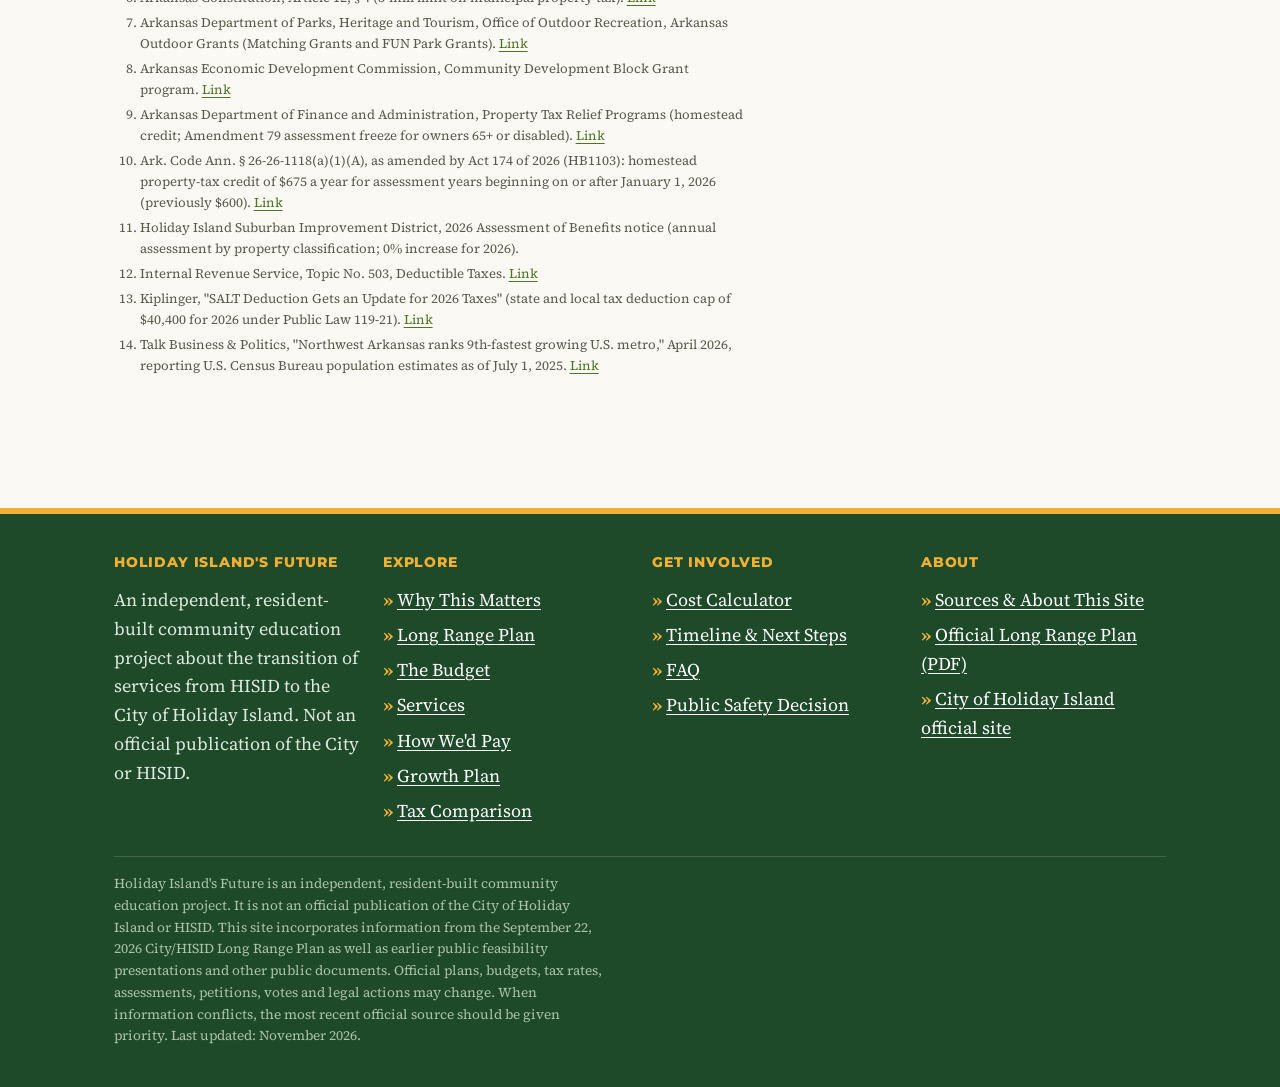
<file: why-transition.html>
<!DOCTYPE html>
<html lang="en">
<head>
<meta charset="UTF-8">
<meta name="viewport" content="width=device-width, initial-scale=1.0">
<title>Why This Matters — Holiday Island's Future</title>
<meta name="description" content="Why Holiday Island's Suburban Improvement District structure is under pressure, and what's happened to sister communities across Arkansas.">
<link rel="icon" href="favicon.svg" type="image/svg+xml">
<link rel="stylesheet" href="assets/css/base.css">
<link rel="stylesheet" href="assets/css/components.css">
</head>
<body>
<a class="skip-link" href="#main">Skip to main content</a>
<header class="site-header">
  <div class="container">
    <a class="site-brand" href="index.html">
      <svg width="34" height="34" viewBox="0 0 34 34" aria-hidden="true"><circle cx="17" cy="17" r="15" fill="#fff" stroke="#F2B134" stroke-width="2"/><circle cx="13" cy="12" r="5" fill="#F2B134" opacity="0.85"/><path d="M17 6.5 L22.5 17 L19.5 17 L24 25 L10 25 L14.5 17 L11.5 17 Z" fill="#2E6B3E"/></svg>
      <span>Holiday Island's Future<span class="tag">A community conversation</span></span>
    </a>
    <nav class="site-nav" aria-label="Main">
      <ul>
        <li><a href="index.html">Home</a></li>
        <li><a href="why-transition.html" aria-current="page">Why This Matters</a></li>
        <li><a href="long-range-plan.html">Long Range Plan</a></li>
        <li><a href="budget-today.html">The Budget</a></li>
        <li><a href="services.html">Services</a></li>
        <li><a href="public-safety.html">Public Safety</a></li>
        <li><a href="funding.html">How We'd Pay</a></li>
        <li><a href="growth-plan.html">Growth Plan</a></li>
        <li><a href="tax-comparison.html">Tax Comparison</a></li>
        <li><a href="calculator.html">Cost Calculator</a></li>
        <li><a href="timeline.html">Timeline</a></li>
        <li><a href="faq.html">FAQ</a></li>
        <li><a href="about-this-site.html">Sources &amp; About This Site</a></li>
      </ul>
    </nav>
  </div>
</header>
<script src="assets/js/mobile.js"></script>
<noscript><div class="noscript-note">JavaScript is off in your browser. Every page here still works — only the interactive Cost Calculator needs JavaScript to compute your results.</div></noscript>

<main id="main">
  <section class="section">
    <div class="container">
      <h1>Why this matters — and why now</h1>
      <p class="lede">Holiday Island already became a city. The question now is whether to finish the transition and bring the community's remaining services under one accountable government. Holiday Island isn't facing a crisis today, and that is the point: it has time to plan this instead of having it decided under pressure. <a href="#city-vs-sid">Jump to why a city is the better structure →</a></p>

      <h2 id="one-government">One community. One government. Clear accountability.</h2>
      <p>Holiday Island already became a city. It incorporated in 2020 and has been providing services since 2022.<sup class="cite" data-src="lrp"><a href="#ref-1" aria-label="Source 1">1</a></sup> What it has not yet done is finish the job: today the community is served by two public bodies, the City and the Suburban Improvement District (HISID), each with its own board, budget and way of raising money. Neither is acting improperly. The arrangement is simply what is left over from having incorporated without yet moving the district's services across.</p>
      <p>The Long Range Plan is the roadmap for finishing. Its end state is one primary elected government responsible for the whole community.</p>
      <h3>How we got here</h3>
      <ul>
        <li><strong>2020:</strong> Holiday Island becomes a city.<sup class="cite" data-src="lrp"><a href="#ref-1" aria-label="Source 1">1</a></sup></li>
        <li><strong>2021:</strong> the City takes over the deputy agreement with Carroll County.<sup class="cite" data-src="lrp"><a href="#ref-1" aria-label="Source 1">1</a></sup></li>
        <li><strong>2022 to 2026:</strong> the City begins providing services with public funds, takes on its first roads, and builds its capacity.<sup class="cite" data-src="lrp"><a href="#ref-1" aria-label="Source 1">1</a></sup></li>
        <li><strong>September 2026:</strong> the City Council and the HISID Board endorse the Long Range Plan.</li>
        <li><strong>2027 onward:</strong> the planned transfer of services, starting with roads.</li>
        <li><strong>2030 and beyond:</strong> the phase-out of HISID, with no date projected.</li>
      </ul>
      <p>This isn't about creating another layer of government. It is about bringing the community's existing services under the one elected government it already has.</p>
      <div class="table-wrap">
        <table>
          <caption>Today's split structure and the planned end state</caption>
          <thead><tr><th></th><th>Today: City and HISID</th><th>Planned end state: one city government</th></tr></thead>
          <tbody>
            <tr><th scope="row">Who governs</th><td>A mayor and City Council, and separately a HISID Board of Commissioners</td><td>One elected mayor and City Council</td></tr>
            <tr><th scope="row">Who provides what</th><td>City: administration, planning and zoning, building and code enforcement, the sheriff's contract, some roads. HISID: water and sewer, fire, recreation, most roads through 2026<sup class="cite" data-src="may lrp"><a href="#ref-2" aria-label="Source 2">2</a>,<a href="#ref-1" aria-label="Source 1">1</a></sup></td><td>The City, phase by phase, under the Long Range Plan</td></tr>
            <tr><th scope="row">Administration</th><td>Two administrations costing $1,093,430 a year combined<sup class="cite" data-src="lrp"><a href="#ref-1" aria-label="Source 1">1</a></sup></td><td>One, projected at about $640,000 a year<sup class="cite" data-src="lrp"><a href="#ref-1" aria-label="Source 1">1</a></sup></td></tr>
            <tr><th scope="row">How it is paid for</th><td>A HISID assessment plus City taxes</td><td>The municipal toolkit: property tax, sales tax if voters approve it, state turnback, and user fees</td></tr>
            <tr><th scope="row">Long-term funding</th><td>An assessment the plan projects has finite capacity<sup class="cite" data-src="lrp"><a href="#ref-1" aria-label="Source 1">1</a></sup></td><td>Revenue that follows the community's size and activity</td></tr>
            <tr><th scope="row">Planning for growth</th><td>Tourism promotion and outside partners</td><td>A broader municipal toolkit, which adds options</td></tr>
            <tr><th scope="row">"Who is responsible?"</th><td>It depends on the service</td><td>One place to ask, and one set of officials to hold accountable</td></tr>
          </tbody>
        </table>
      </div>
      <p>That last row is the heart of it. When services are divided between two public bodies, residents can have a hard time working out where responsibility belongs. A consolidated city does not guarantee that every decision will be right. It gives residents one primary elected government to hold accountable for the community's future, at one set of meetings, in one election.</p>
      <p class="source-note">Sources: Long Range Plan, September 22, 2026; 2026 budgets as presented in the May 2, 2026 feasibility study. The comparison is this site's summary and is meant for clarity, not as criticism of either body.</p>

      <h2 id="not-from-zero">The City isn't starting from zero</h2>
      <p>A fair question is whether the City can take all this on. The best answer is what it has already done since incorporating:</p>
      <ul>
        <li><strong>Roads.</strong> HISID has dedicated 14 miles of road to the City, and the City has resurfaced about 12 miles. Through 2026 it will have covered about $1.28 million in resurfacing and maintenance.<sup class="cite" data-src="lrp"><a href="#ref-1" aria-label="Source 1">1</a></sup></li>
        <li><strong>Grants.</strong> The City has received a $300,000 paving grant and has been awarded another $400,000 grant expected in 2026 or 2027.<sup class="cite" data-src="may lrp"><a href="#ref-2" aria-label="Source 2">2</a>,<a href="#ref-1" aria-label="Source 1">1</a></sup> The Long Range Plan lists the second as an Arkansas State Aid Streets grant, a program for incorporated cities and towns.<sup class="cite" data-src="lrp stateaid"><a href="#ref-1" aria-label="Source 1">1</a>,<a href="#ref-3" aria-label="Source 3">3</a></sup></li>
        <li><strong>Law enforcement.</strong> The City took over the deputy agreement with Carroll County in 2021 and pays for it from its own budget.<sup class="cite" data-src="lrp may"><a href="#ref-1" aria-label="Source 1">1</a>,<a href="#ref-2" aria-label="Source 2">2</a></sup></li>
        <li><strong>Everyday municipal functions.</strong> The City's 2026 budget funds administration, planning and zoning, building permits, business licenses, code enforcement and animal control, district court, and solid waste.<sup class="cite" data-src="may"><a href="#ref-2" aria-label="Source 2">2</a></sup></li>
        <li><strong>Support for HISID's services.</strong> The City contributes toward the fire department and road budgets,<sup class="cite" data-src="may"><a href="#ref-2" aria-label="Source 2">2</a></sup> and the Long Range Plan says the services the City provides "have allowed HISID to keep the annual assessment flat for the last three years despite inflationary pressures."<sup class="cite" data-src="lrp"><a href="#ref-1" aria-label="Source 1">1</a></sup></li>
        <li><strong>Its own revenue.</strong> The City levied its first property tax, 4 mills, for collection in 2026, in anticipation of taking over the roads.<sup class="cite" data-src="sotc lrp"><a href="#ref-4" aria-label="Source 4">4</a>,<a href="#ref-1" aria-label="Source 1">1</a></sup></li>
      </ul>
      <p>The City is not an untested idea. It is already operating. The question is whether to complete the transition and let the government Holiday Island already created become the primary government for the whole community.</p>

      <h2>A funding structure under long-term strain</h2>
      <p>Holiday Island has operated as a Suburban Improvement District since 1970, under Arkansas Code Annotated §14-92-201 et seq. — a statute rooted in Act 41 of 1941.<sup class="cite" data-src="may"><a href="#ref-2" aria-label="Source 2">2</a></sup> Arkansas law gives these districts the authority to operate and maintain the improvements they own, and to levy assessments to pay for it.<sup class="cite" data-src="sidlaw"><a href="#ref-5" aria-label="Source 5">5</a></sup> HISID is not acting outside its powers by running roads, water, fire protection and recreation.</p>
      <p>The long-term challenge is financial sustainability. The assessment is tied to a fixed base of "benefits" on each lot, while the community needs ongoing, municipal-style services: roads, public safety, recreation and administration. The Long Range Plan projects that the current assessment model will eventually reach its limits as the remaining assessment capacity declines. Separately, how far benefit assessments can be used to fund those services has been disputed in court in several Arkansas districts.</p>

      <h3>The plan's 2037 projection</h3>
      <p>The September 2026 Long Range Plan explains the mechanics in its own background section. HISID's annual assessment is charged against the "benefit" a property received from district improvements. In the plan's example, a road raises a lot's value from $1,000 to $5,000, creating a $4,000 benefit, and each year's assessment draws that balance down. In the plan's words, "Once my 'benefit' balance is reduced to zero, HISID can no longer assess the tax, and a big source of revenue goes away." The date it gives is a financial projection under stated assumptions, not a statutory deadline: "If nothing changes, at the current 3.5% annual rate of inflation, HISID would reach that point in 2037."<sup class="cite" data-src="lrp"><a href="#ref-1" aria-label="Source 1">1</a></sup></p>
      <p class="source-note">Source: City of Holiday Island &amp; HISID Long Range Plan, September 22, 2026, page 3.</p>

      <h2>Context from other Arkansas districts</h2>
      <p>Other Arkansas improvement districts have faced significant legal and financial challenges as they have considered how to manage long-term infrastructure, assessments and municipal services. The circumstances differ from community to community, so these examples are best viewed as context, not as direct precedents for Holiday Island.</p>
      <div class="table-wrap">
        <table>
          <caption>Legal and financial challenges in Arkansas improvement districts<sup class="cite" data-src="may"><a href="#ref-2" aria-label="Source 2">2</a></sup></caption>
          <thead><tr><th>Community</th><th>What happened</th></tr></thead>
          <tbody>
            <tr><td>Horseshoe Bend</td><td>The community went through litigation involving its improvement-district structure and ultimately moved recreational responsibilities to the city, in 2025.</td></tr>
            <tr><td>Ozark Acres</td><td>Litigation involving the improvement district was resolved through an agreement that included steps toward incorporation and a planned phase-out of the district, targeted for 2028.</td></tr>
            <tr><td>Cherokee Village</td><td>Court proceedings led to a planned transition away from the existing improvement-district structure. Dissolution was originally targeted for the end of 2026; a later settlement is reported to have given the district more time to work out a plan.</td></tr>
            <tr><td>Holiday Island</td><td>The community resolved earlier litigation involving the district in 2011 and is currently involved in separate litigation. The outcome of the current case should not be assumed.</td></tr>
          </tbody>
        </table>
      </div>
      <p class="source-note">Source: May 2, 2026 feasibility study presentation.</p>
      <p>It's worth saying plainly: none of these districts, including ours, ever intended to illegally exact a tax from property owners. They were working to pay for ongoing services through an assessment structure whose limits have been contested. The disputes arose anyway.</p>

      <div class="callout callout--accent">
        <h3>The question worth asking</h3>
        <p>Several other communities have seen litigation or a settlement shape their next steps. Holiday Island's situation is its own, and its outcome should not be assumed. Still, isn't it worth acting on a plan of its own — while it gets to write the terms itself?</p>
      </div>

      <h2 id="choice">We have a choice about how the transition happens</h2>
      <p>In practice, residents have three paths in front of them.</p>
      <div class="card-grid">
        <div class="card">
          <h3>1. Plan the transition</h3>
          <p>Move services to the City deliberately, following the Long Range Plan: defined phases, public discussion, annual budgets, a vote and petitions where they are required, and time to work through the legal and operational details.</p>
        </div>
        <div class="card">
          <h3>2. Keep the status quo</h3>
          <p>Continue with two structures. This is not automatically a disaster, but it is not a permanent financial baseline either: the Long Range Plan projects that the current assessment model has finite capacity under its stated assumptions.<sup class="cite" data-src="lrp"><a href="#ref-1" aria-label="Source 1">1</a></sup></p>
        </div>
        <div class="card">
          <h3>3. Wait until something forces change</h3>
          <p>Nothing says litigation or a funding shortfall is inevitable. But the longer decisions are put off, the less say the community may have over timing, funding, how services are organized, how assets transfer, and what comes first.</p>
        </div>
      </div>
      <p><strong>The question isn't simply whether Holiday Island will change. It is whether we want to help shape that change while we have time to plan it.</strong></p>

      <h3 id="standing-still">Standing still is not free</h3>
      <p>Today's bill reflects today's structure. It should not be treated as the permanent cost of doing nothing. Roads still need maintenance, public safety and recreation still need funding, the water and sewer system carries long-term obligations, and someone still has to administer it all. None of those costs are caused by HISID, and none of them disappear with a city.</p>
      <p>The community has to pay for these services under any structure. The real question is which structure provides the clearest and most sustainable way to do it. This site's answer is one community, one government, and one clear place to be accountable.</p>

      <h2>From a feasibility study to an endorsed plan</h2>
      <p>In May 2026 this was a <strong>feasibility study</strong>: could the City take over what HISID does? On September 22, 2026 it became a <a href="long-range-plan.html">Long Range Plan</a>, endorsed by the City Council and the HISID Board of Commissioners, with five phases in a set order. In the Long Range Plan's words, "The City will assume 100% of road maintenance responsibility starting in 2027."</p>
      <p>That is not the same as everything being settled. The plan calls itself "a good faith projection," not a binding contract<sup class="cite" data-src="lrp"><a href="#ref-1" aria-label="Source 1">1</a></sup>. A resident petition, a bond payoff, annual budgets and the legal work of winding down a district all stand between today and a completed transition — see the <a href="timeline.html">timeline</a> for what has to happen and when.</p>
      <p>The plan lists what the community gains by following through: long-term financial viability, more affordable vacant-lot ownership, relief from the cost of lawsuits and lot foreclosures, and the stability that investment and property values depend on.</p>
      <p>The earlier study's framing is still worth taking seriously: <em>"It's better to have our plan than to have someone else's plan forced on us."</em> Holiday Island now has its own plan. The open question is whether it follows that plan through deliberately, on its own timeline — or stalls partway and leaves more of the terms to be settled by others later, as litigation has done, to varying degrees, in other Arkansas districts.</p>

      <div class="hero-actions">
        <a class="btn btn-primary" href="long-range-plan.html">See the Long Range Plan →</a>
        <a class="btn btn-quiet" href="budget-today.html">See what it costs today →</a>
        <a class="btn btn-quiet" href="calculator.html">Estimate my own impact →</a>
      </div>
    </div>
  </section>
  <section class="section section--alt" id="city-vs-sid">
    <div class="container">
      <h2 style="margin-top:0;">Why a city is the better structure</h2>
      <div class="badge-row"><span class="badge badge--condition">This site's analysis · facts cited</span></div>
      <p class="lede">The Long Range Plan explains why it expects the current assessment model to reach its limits. This section makes the positive case: what residents, and the people deciding whether to buy here, get from a city that a Suburban Improvement District (SID) cannot give them.</p>

      <div class="table-wrap">
        <table>
          <caption>Suburban Improvement District vs. city, side by side</caption>
          <thead><tr><th></th><th>Improvement district (HISID today)</th><th>City</th></tr></thead>
          <tbody>
            <tr><th scope="row">How you are charged</th><td>A flat annual assessment set by lot classification, not by what the property is worth</td><td>Property tax based on value, sales tax shared with visitors, and user fees for specific services</td></tr>
            <tr><th scope="row">Legal footing</th><td>Legal authority to operate and maintain improvements,<sup class="cite" data-src="sidlaw"><a href="#ref-5" aria-label="Source 5">5</a></sup> funded by an assessment the Long Range Plan projects will reach its limits<sup class="cite" data-src="lrp"><a href="#ref-1" aria-label="Source 1">1</a></sup></td><td>Constitutional and statutory taxing powers that every Arkansas city uses<sup class="cite" data-src="arconst"><a href="#ref-6" aria-label="Source 6">6</a></sup></td></tr>
            <tr><th scope="row">Sales tax</th><td>Not available</td><td>Available with voter approval<sup class="cite" data-src="may"><a href="#ref-2" aria-label="Source 2">2</a></sup></td></tr>
            <tr><th scope="row">State shared revenue</th><td>None</td><td>State turnback, paid by population<sup class="cite" data-src="lrp"><a href="#ref-1" aria-label="Source 1">1</a></sup></td></tr>
            <tr><th scope="row">State grants</th><td>Not an eligible applicant for programs reserved for cities and counties</td><td>Eligible to apply for street, recreation and community development programs<sup class="cite" data-src="stateaid adpht cdbg"><a href="#ref-3" aria-label="Source 3">3</a>,<a href="#ref-7" aria-label="Source 7">7</a>,<a href="#ref-8" aria-label="Source 8">8</a></sup></td></tr>
            <tr><th scope="row">Homeowner tax relief</th><td>The homestead credit and the 65+ freeze do not apply to an assessment</td><td>Both apply to property tax<sup class="cite" data-src="dfarelief homestead"><a href="#ref-9" aria-label="Source 9">9</a>,<a href="#ref-10" aria-label="Source 10">10</a></sup></td></tr>
            <tr><th scope="row">What a buyer sees</th><td>An unfamiliar "assessment of benefits" bill from a district that is in litigation</td><td>Ordinary city taxes and fees, like any other Arkansas town</td></tr>
          </tbody>
        </table>
      </div>

      <h3>1. Fairer rates</h3>
      <p>HISID's assessment is flat within each lot classification. In 2026 an improved residential lot on a paved road pays $834.60 whether the home on it is modest or a large lake-view house, and a vacant lot still pays $449 to $514 though its owner uses almost none of the services.<sup class="cite" data-src="aob"><a href="#ref-11" aria-label="Source 11">11</a></sup> A city spreads the cost three ways instead:</p>
      <ul>
        <li><strong>By value.</strong> Property tax follows what a property is worth, and Arkansas caps the city's share at 5 mills.<sup class="cite" data-src="arconst"><a href="#ref-6" aria-label="Source 6">6</a></sup></li>
        <li><strong>By use.</strong> Urban Service District fees fall on the improved properties that actually receive police, fire and recreation services, and water and sewer rates follow usage.</li>
        <li><strong>By everyone who spends money here.</strong> A sales tax is the one source that visitors, contractors and day-trippers help pay, not only property owners.</li>
      </ul>
      <p>The Long Range Plan counts "making vacant lot ownership more affordable and increasing lot retention" among its benefits.<sup class="cite" data-src="lrp"><a href="#ref-1" aria-label="Source 1">1</a></sup> It is fair to say plainly what that means: owners of improved property pay more of the total than they do today, because they are the ones using the services.</p>

      <h3>2. No confusion for prospective buyers</h3>
      <p>Someone thinking about buying in Holiday Island today has to make sense of two governments, a city tax bill and a separate "assessment of benefits," a district that resolved one lawsuit and is involved in another, and news of other Arkansas districts that have been through litigation and restructuring.<sup class="cite" data-src="may"><a href="#ref-2" aria-label="Source 2">2</a></sup> Most buyers, lenders and agents from outside the area have never dealt with a Suburban Improvement District. A reasonable buyer asks what the assessment will be in five years and whether the district will exist at all, and today nobody can answer with confidence.</p>
      <p>A city is a structure every buyer already understands. The taxes have names people recognize, the rates are set in public each year, the property tax rate has a constitutional ceiling, and the elected council answers to voters. The Long Range Plan describes the same benefit in its own terms: "providing the stability that developers and business owners need to invest in the community" and "the stability required to protect property values."<sup class="cite" data-src="lrp"><a href="#ref-1" aria-label="Source 1">1</a></sup> In this site's view, an established city earns a prospective buyer's trust in a way that an improvement district with an uncertain future cannot.</p>

      <h3>3. Out from under conflicting legal interpretations</h3>
      <p>Arkansas law lets improvement districts operate and maintain what they own and assess property to pay for it. How far assessments of "benefits" can stretch to fund decades of municipal-style services is a different question, and districts across Arkansas have found that different parties, and different courts, answer it differently. Horseshoe Bend went through litigation and moved its recreational amenities to the city. Ozark Acres resolved a suit through an agreement that includes a planned phase-out of its district. Cherokee Village has been through court proceedings and is working toward a transition. Holiday Island resolved one suit in 2011 and is involved in another, whose outcome should not be assumed. The cases differ, but together they show the question is a live one.<sup class="cite" data-src="may"><a href="#ref-2" aria-label="Source 2">2</a></sup> The Long Range Plan notes that defending against lawsuits and lot foreclosures has cost property owners tens of thousands of dollars over the years, and it projects that the current assessment capacity could be exhausted around 2037 under its assumptions.<sup class="cite" data-src="lrp"><a href="#ref-1" aria-label="Source 1">1</a></sup></p>
      <p>A city's power to tax, charge fees and provide services does not depend on how benefit assessments are interpreted. It comes from the Arkansas constitution and the municipal code, the same footing every other city in the state stands on. Moving services to the City does not make legal disputes impossible, but it takes Holiday Island's basic services off the ground where the disputes have been happening.</p>

      <h3>4. Tax advantages for residents</h3>
      <ul>
        <li><strong>Arkansas homestead credit.</strong> Eligible homeowners receive a credit of up to $675 a year against real property tax.<sup class="cite" data-src="homestead"><a href="#ref-10" aria-label="Source 10">10</a></sup> It applies to property tax, including a city's, and not to a district assessment.</li>
        <li><strong>The 65+ and disability freeze.</strong> Arkansas freezes the taxable assessed value of a homestead for owners who are 65 or older or disabled.<sup class="cite" data-src="dfarelief"><a href="#ref-9" aria-label="Source 9">9</a></sup> An assessment has no equivalent protection.</li>
        <li><strong>Federal deductibility.</strong> For households that itemize, real property taxes and either state income tax or sales tax are deductible, up to a combined cap of $40,400 for 2026.<sup class="cite" data-src="irs503 salt"><a href="#ref-12" aria-label="Source 12">12</a>,<a href="#ref-13" aria-label="Source 13">13</a></sup> The IRS treats assessments for local benefits differently: they generally cannot be deducted, except for portions that pay for maintenance, repair or interest.<sup class="cite" data-src="irs503"><a href="#ref-12" aria-label="Source 12">12</a></sup> How that applies to a HISID assessment is a question for a tax professional; a city property tax needs no such analysis. Most households take the standard deduction, so this matters to some residents and not others.</li>
        <li><strong>A cost shared with visitors.</strong> Every dollar of sales tax paid by someone passing through is a dollar property owners do not have to supply.</li>
      </ul>
      <p style="font-size:0.9rem; color:var(--color-text-muted);">This is general information, not tax advice. Confirm your own situation with the Carroll County Assessor or a tax professional.</p>

      <h3>5. Access to grants and shared revenue</h3>
      <p>Several of Arkansas's main funding programs are open to cities and counties, and an improvement district is not an eligible applicant:</p>
      <ul>
        <li><strong>State turnback.</strong> Cities receive a share of state revenue based on population.<sup class="cite" data-src="lrp"><a href="#ref-1" aria-label="Source 1">1</a></sup></li>
        <li><strong>State Aid City Street Program.</strong> Created to help Arkansas's incorporated cities and towns improve their streets, funded at 100% for cities under 25,000 people, with awards of up to $300,000 for overlay projects and $400,000 for design projects.<sup class="cite" data-src="stateaid"><a href="#ref-3" aria-label="Source 3">3</a></sup> The City of Holiday Island has already received one paving grant and been awarded a second, and the Long Range Plan's 2027 road budget includes a $400,000 Arkansas State Aid Streets grant.<sup class="cite" data-src="lrp"><a href="#ref-1" aria-label="Source 1">1</a></sup></li>
        <li><strong>Outdoor recreation grants.</strong> The state's Matching Grants are open to all municipalities and counties and reimburse up to 50% of a project; FUN Park Grants offer up to $100,000 with no match to municipalities of 7,500 people or fewer.<sup class="cite" data-src="adpht"><a href="#ref-7" aria-label="Source 7">7</a></sup> Both could matter once recreation is a City responsibility.</li>
        <li><strong>Community development block grants.</strong> Only cities and counties may apply to the state's program, and projects must meet federal objectives such as benefiting low- and moderate-income residents.<sup class="cite" data-src="cdbg"><a href="#ref-8" aria-label="Source 8">8</a></sup></li>
      </ul>
      <p>Two cautions. Grants are competitive and never guaranteed; the Long Range Plan itself warns that "grant money is not available every year."<sup class="cite" data-src="lrp"><a href="#ref-1" aria-label="Source 1">1</a></sup> And an improvement district is not shut out of every funding source. The point is narrower: the programs built for streets, parks and community facilities are largely built for cities.</p>

      <h3>6. The right structure for a growing region</h3>
      <div class="stat-grid">
        <div class="stat-tile"><span class="value">9th</span><span class="label">fastest-growing metro area in the United States: Northwest Arkansas, in the Census Bureau's 2025 estimates<sup class="cite" data-src="nwa"><a href="#ref-14" aria-label="Source 14">14</a></sup></span></div>
        <div class="stat-tile"><span class="value">622,177</span><span class="label">people in the Fayetteville-Springdale-Rogers metro as of July 1, 2025, up 2.4% in one year<sup class="cite" data-src="nwa"><a href="#ref-14" aria-label="Source 14">14</a></sup></span></div>
        <div class="stat-tile"><span class="value">14,744</span><span class="label">residents added to the Northwest Arkansas metro in a single year<sup class="cite" data-src="nwa"><a href="#ref-14" aria-label="Source 14">14</a></sup></span></div>
      </div>
      <p>Holiday Island sits in Carroll County, next door to the NWA corridor metro area, with a lake, golf, trails and Eureka Springs five miles away. That is a strong position for two groups in particular: retirees who want Ozark lake living within reach of a major regional economy, and remote workers who can live where they like. Many of the people moving to this region are choosing between communities, and they compare them.</p>
      <p>In this site's view, that is when structure matters most. A buyer weighing Holiday Island against a town with a conventional city government should not have to research improvement-district law first. An established city, with a published plan and a stable way of paying for its roads, safety and amenities, removes the question. See the <a href="growth-plan.html">Growth Plan</a> for how new residents strengthen the City's finances in turn.</p>
    </div>
  </section>
  <section class="section" id="finish">
    <div class="container">
      <div class="scenic-band">
        <h2>Finish what we started</h2>
        <p style="max-width:65ch;">Holiday Island already made the first decision: it became a city. That city has elected leadership, a working government and growing responsibilities, and the Long Range Plan is a roadmap for bringing the remaining services under it.</p>
        <p style="max-width:65ch;">The community can keep operating with two structures, or work deliberately toward one community, one government and one clear place to be accountable. The transition will take careful planning. It will cost money. Some decisions still depend on a vote, a petition or a future budget.</p>
        <p style="max-width:65ch;">Choosing to plan it now gives Holiday Island something that waiting cannot: the chance to shape its own future. This site supports completing the transition, and lays out the facts, sources and assumptions so you can judge that position for yourself.</p>
        <div class="hero-actions">
          <a class="btn btn-primary" href="long-range-plan.html">See the Long Range Plan →</a>
          <a class="btn btn-outline" href="calculator.html">Estimate my cost</a>
        </div>
      </div>
    </div>
  </section>

  <!-- refs:start -->
  <section class="references" id="references" aria-labelledby="references-heading">
    <div class="container">
      <h2 id="references-heading">Sources cited on this page</h2>
      <ol>
        <li id="ref-1">City of Holiday Island &amp; Holiday Island Suburban Improvement District, <em>Long Range Plan</em>, September 22, 2026 (Resolution 2026-015). <a href="https://drive.google.com/file/d/1ul3-1l40UpRCqN19zxTP7dAHxp4odrPl/view" target="_blank" rel="noopener">Link</a></li>
        <li id="ref-2">Mayor Dan Kees, <em>"Can the City Do It All?" — A Feasibility Study</em>, presented May 2, 2026 (updated May 6, 2026). Earlier feasibility estimate, not an adopted figure. PDF posted by the City; also listed on the City's <a href="https://www.cityofholidayisland.com/services-1" target="_blank" rel="noopener">Services page</a>. <a href="https://drive.google.com/file/d/1cW_t89j97DmD1tYG5C-fjrrJwmnLW6jU/view" target="_blank" rel="noopener">Link</a></li>
        <li id="ref-3">Arkansas State Aid Street Committee, State Aid City Street Program Overview. <a href="https://citystreet.arkansas.gov/wp-content/uploads/State-Aid-City-Street-Program-Overview.pdf" target="_blank" rel="noopener">Link</a></li>
        <li id="ref-4">City of Holiday Island, "State of the City: Planning for Holiday Island's Future," January 2026. <a href="https://www.cityofholidayisland.com/post/january-16-2026-state-of-the-city-planning-for-holiday-island-s-future" target="_blank" rel="noopener">Link</a></li>
        <li id="ref-5">Ark. Code Ann. § 14-92-201 et seq. (suburban improvement districts), including §§ 14-92-210, 14-92-220 and 14-92-239 on operating and maintaining district improvements, and § 14-92-225 on assessments.</li>
        <li id="ref-6">Arkansas Constitution, Article 12, § 4 (5-mill limit on municipal property tax). <a href="https://law.justia.com/constitution/arkansas/article-12/section-4/" target="_blank" rel="noopener">Link</a></li>
        <li id="ref-7">Arkansas Department of Parks, Heritage and Tourism, Office of Outdoor Recreation, Arkansas Outdoor Grants (Matching Grants and FUN Park Grants). <a href="https://adpht.arkansas.gov/office-of-outdoor-recreation/arkansas-outdoor-grants/" target="_blank" rel="noopener">Link</a></li>
        <li id="ref-8">Arkansas Economic Development Commission, Community Development Block Grant program. <a href="https://arkansasedc.com/footer/divisions/community-development-block-grant" target="_blank" rel="noopener">Link</a></li>
        <li id="ref-9">Arkansas Department of Finance and Administration, Property Tax Relief Programs (homestead credit; Amendment 79 assessment freeze for owners 65+ or disabled). <a href="https://www.dfa.arkansas.gov/office/arkansas-assessment-coordination-division/real-property/property-tax-relief/" target="_blank" rel="noopener">Link</a></li>
        <li id="ref-10">Ark. Code Ann. § 26-26-1118(a)(1)(A), as amended by Act 174 of 2026 (HB1103): homestead property-tax credit of $675 a year for assessment years beginning on or after January 1, 2026 (previously $600). <a href="https://www.arkleg.state.ar.us/Bills/Detail?ddBienniumSession=2025%2F2026F&amp;id=HB1103" target="_blank" rel="noopener">Link</a></li>
        <li id="ref-11">Holiday Island Suburban Improvement District, 2026 Assessment of Benefits notice (annual assessment by property classification; 0% increase for 2026).</li>
        <li id="ref-12">Internal Revenue Service, Topic No. 503, Deductible Taxes. <a href="https://www.irs.gov/taxtopics/tc503" target="_blank" rel="noopener">Link</a></li>
        <li id="ref-13">Kiplinger, "SALT Deduction Gets an Update for 2026 Taxes" (state and local tax deduction cap of $40,400 for 2026 under Public Law 119-21). <a href="https://kiplinger.com/taxes/salt-deduction-gets-an-update-for-2026-taxes" target="_blank" rel="noopener">Link</a></li>
        <li id="ref-14">Talk Business &amp; Politics, "Northwest Arkansas ranks 9th-fastest growing U.S. metro," April 2026, reporting U.S. Census Bureau population estimates as of July 1, 2025. <a href="https://talkbusiness.net/2026/04/northwest-arkansas-ranks-9th-fastest-growing-u-s-metro-first-time-in-top-10-since-at-least-2020/" target="_blank" rel="noopener">Link</a></li>
      </ol>
    </div>
  </section>
  <!-- refs:end -->
</main>

<footer class="site-footer">
  <div class="container">
    <div class="footer-grid">
      <div>
        <h4>Holiday Island's Future</h4>
        <p>An independent, resident-built community education project about the transition of services from HISID to the City of Holiday Island. Not an official publication of the City or HISID.</p>
      </div>
      <div>
        <h4>Explore</h4>
        <ul>
          <li><a href="why-transition.html">Why This Matters</a></li>
          <li><a href="long-range-plan.html">Long Range Plan</a></li>
          <li><a href="budget-today.html">The Budget</a></li>
          <li><a href="services.html">Services</a></li>
          <li><a href="funding.html">How We'd Pay</a></li>
          <li><a href="growth-plan.html">Growth Plan</a></li>
          <li><a href="tax-comparison.html">Tax Comparison</a></li>
        </ul>
      </div>
      <div>
        <h4>Get Involved</h4>
        <ul>
          <li><a href="calculator.html">Cost Calculator</a></li>
          <li><a href="timeline.html">Timeline &amp; Next Steps</a></li>
          <li><a href="faq.html">FAQ</a></li>
          <li><a href="public-safety.html">Public Safety Decision</a></li>
        </ul>
      </div>
      <div>
        <h4>About</h4>
        <ul>
          <li><a href="about-this-site.html">Sources &amp; About This Site</a></li>
          <li><a href="https://drive.google.com/file/d/1ul3-1l40UpRCqN19zxTP7dAHxp4odrPl/view" target="_blank" rel="noopener">Official Long Range Plan (PDF)</a></li>
          <li><a href="https://www.cityofholidayisland.com" target="_blank" rel="noopener">City of Holiday Island official site</a></li>
        </ul>
      </div>
    </div>
    <div class="footer-bottom">
      <p>Holiday Island's Future is an independent, resident-built community education project. It is not an official publication of the City of Holiday Island or HISID. This site incorporates information from the September 22, 2026 City/HISID Long Range Plan as well as earlier public feasibility presentations and other public documents. Official plans, budgets, tax rates, assessments, petitions, votes and legal actions may change. When information conflicts, the most recent official source should be given priority. Last updated: November 2026.</p>
    </div>
  </div>
</footer>
</body>
</html>
</file>
<file: assets/css/base.css>
/* Holiday Island's Future — design tokens, reset, typography, layout
   Palette and type pairing deliberately echo holidayisland.us (the HISID
   community site): forest green + gold, bold uppercase sans headings/nav,
   serif body copy. Fonts are self-hosted (assets/fonts/) as variable
   fonts so one file covers the full weight range with no runtime
   external requests. */

@font-face {
  font-family: "Montserrat";
  font-style: normal;
  font-weight: 400 800;
  font-display: swap;
  src: url("../fonts/montserrat-variable.woff2") format("woff2");
}

@font-face {
  font-family: "Source Serif 4";
  font-style: normal;
  font-weight: 400 700;
  font-display: swap;
  src: url("../fonts/source-serif-4-variable.woff2") format("woff2");
}

:root {
  /* Color tokens */
  --color-bg: #FAF9F3;
  --color-surface: #FFFFFF;
  --color-surface-alt: #F0F1E7;
  --color-text: #2B2B26;
  --color-text-muted: #5B5A4F;
  --color-border: #DEDBC7;

  --color-primary: #2E6B3E;
  --color-primary-dark: #1E4A2A;
  --color-primary-light: #4C8B5C;
  --color-primary-contrast: #FFFFFF;

  --color-accent: #F2B134;
  --color-accent-dark: #A9790C;
  --color-accent-contrast: #2B2506;

  --color-link: #6E9C34;
  --color-link-dark: #517327;

  --color-good: #2E6B3E;
  --color-good-bg: #E9F1E5;
  --color-warn: #A9790C;
  --color-warn-bg: #FBF1DC;

  --color-neutral-panel: #F5EFDE;
  --color-neutral-border: #C9B98F;

  /* Typography */
  --font-heading: "Montserrat", Arial, Helvetica, sans-serif;
  --font-body: "Source Serif 4", Georgia, "Iowan Old Style", serif;

  --font-size-base: 18px;
  --line-height-base: 1.6;

  /* Layout */
  --measure: 70ch;
  --radius: 10px;
  --shadow-card: 0 2px 10px rgba(27, 77, 92, 0.08);
  --shadow-card-hover: 0 6px 20px rgba(27, 77, 92, 0.14);
  --space-1: 0.5rem;
  --space-2: 1rem;
  --space-3: 1.5rem;
  --space-4: 2.5rem;
  --space-5: 4rem;
}

* , *::before, *::after { box-sizing: border-box; }

html { scroll-behavior: smooth; }

body {
  margin: 0;
  background: var(--color-bg);
  color: var(--color-text);
  font-family: var(--font-body);
  font-size: var(--font-size-base);
  line-height: var(--line-height-base);
  -webkit-font-smoothing: antialiased;
}

img { max-width: 100%; display: block; }

h1, h2, h3, h4 {
  font-family: var(--font-heading);
  color: var(--color-primary-dark);
  line-height: 1.2;
  margin: 0 0 var(--space-2);
}

h1 { font-size: clamp(2rem, 4vw, 2.9rem); }
h2 { font-size: clamp(1.5rem, 3vw, 2.1rem); margin-top: var(--space-4); }
h3 { font-size: 1.3rem; margin-top: var(--space-3); }

p { margin: 0 0 var(--space-2); max-width: var(--measure); }
main :is(ul, ol) { max-width: var(--measure); }

a { color: var(--color-link); text-underline-offset: 3px; }
a:hover { color: var(--color-link-dark); }

a:focus-visible,
button:focus-visible,
input:focus-visible,
select:focus-visible,
[tabindex]:focus-visible {
  outline: 3px solid var(--color-accent);
  outline-offset: 2px;
}

.container {
  width: 100%;
  max-width: 1100px;
  margin: 0 auto;
  padding: 0 var(--space-3);
}

main { display: block; padding-bottom: var(--space-5); }

.section {
  padding-top: var(--space-4);
  padding-bottom: var(--space-4);
}

.section--alt { background: var(--color-surface-alt); }

.lede {
  font-size: 1.2rem;
  color: var(--color-text-muted);
  max-width: var(--measure);
}

.visually-hidden {
  position: absolute;
  width: 1px; height: 1px;
  overflow: hidden;
  clip: rect(0 0 0 0);
  white-space: nowrap;
}

.skip-link {
  position: absolute;
  left: -999px;
  top: 0;
  background: var(--color-primary);
  color: #fff;
  padding: var(--space-1) var(--space-2);
  z-index: 100;
  border-radius: 0 0 6px 0;
}
.skip-link:focus { left: 0; }

@media (max-width: 760px) {
  :root { --font-size-base: 17px; }
  .section { padding-top: var(--space-3); padding-bottom: var(--space-3); }
}
</file>
<file: assets/css/components.css>
/* Holiday Island's Future — reusable components */

/* ---------- Dashed section rule ---------- */
.rule-dashed {
  border: none;
  border-top: 2px dashed var(--color-border);
  margin: var(--space-4) 0;
}

/* ---------- Header / Nav ---------- */
.site-header {
  background: var(--color-surface);
  border-top: 6px solid var(--color-accent);
  border-bottom: 3px solid var(--color-primary);
}

.site-header .container {
  display: flex;
  align-items: center;
  justify-content: space-between;
  flex-wrap: wrap;
  gap: var(--space-2);
  padding-top: var(--space-2);
  padding-bottom: var(--space-2);
}

.site-brand {
  display: flex;
  align-items: center;
  gap: 0.6rem;
  color: var(--color-primary);
  text-decoration: none;
  font-family: var(--font-body);
  font-style: italic;
  font-size: 1.5rem;
  font-weight: 600;
}
.site-brand:hover { color: var(--color-primary-dark); opacity: 1; }
.site-brand svg { flex-shrink: 0; }
.site-brand .tag {
  display: block;
  font-family: var(--font-heading);
  font-style: normal;
  font-size: 0.68rem;
  font-weight: 700;
  letter-spacing: 0.08em;
  text-transform: uppercase;
  color: var(--color-text-muted);
}

.site-nav ul {
  list-style: none;
  display: flex;
  flex-wrap: wrap;
  gap: 0.2rem;
  margin: 0;
  padding: 0;
}

.site-nav a {
  display: inline-block;
  color: var(--color-text);
  text-decoration: none;
  padding: 0.5rem 0.7rem;
  border-radius: 6px;
  font-family: var(--font-heading);
  font-weight: 700;
  font-size: 0.82rem;
  letter-spacing: 0.03em;
  text-transform: uppercase;
  min-height: 44px;
  display: flex;
  align-items: center;
}

.site-nav a:hover { background: var(--color-surface-alt); color: var(--color-primary); }
.site-nav a[aria-current="page"] {
  background: var(--color-accent);
  color: var(--color-accent-contrast);
  font-weight: 800;
}

@media (max-width: 900px) {
  .site-nav ul { gap: 0; }
  .site-nav a { padding: 0.5rem; font-size: 0.74rem; }
}

/* ---------- Hero ---------- */
.hero {
  background: linear-gradient(180deg, var(--color-primary) 0%, var(--color-primary-light) 100%);
  color: #fff;
  padding: var(--space-5) 0 var(--space-4);
  position: relative;
  overflow: hidden;
}

.hero h1 { color: #fff; max-width: 18ch; }
.hero .lede { color: #E3F0E4; max-width: 58ch; font-size: 1.25rem; }

.hero-actions {
  display: flex;
  flex-wrap: wrap;
  gap: var(--space-2);
  margin-top: var(--space-3);
}

.wave-divider {
  display: block;
  position: absolute;
  left: 0;
  bottom: 0;
  width: 100%;
  height: 48px;
}

.wave-divider path { fill: var(--color-bg); }
.wave-divider.alt path { fill: var(--color-surface-alt); }

/* ---------- Buttons ---------- */
.btn {
  display: inline-flex;
  align-items: center;
  gap: 0.4rem;
  padding: 0.75rem 1.3rem;
  border-radius: 8px;
  font-family: var(--font-heading);
  font-weight: 700;
  text-transform: uppercase;
  letter-spacing: 0.02em;
  text-decoration: none;
  min-height: 44px;
  border: 2px solid transparent;
  font-size: 0.92rem;
  cursor: pointer;
}

.btn-primary {
  background: var(--color-accent);
  color: var(--color-accent-contrast);
}
.btn-primary:hover { background: var(--color-accent-dark); color: #fff; }

.btn-outline {
  background: transparent;
  border-color: #fff;
  color: #fff;
}
.btn-outline:hover { background: rgba(255,255,255,0.15); color: #fff; }

.btn-quiet {
  background: var(--color-surface);
  border-color: var(--color-border);
  color: var(--color-primary-dark);
}
.btn-quiet:hover { border-color: var(--color-primary); }

/* ---------- Cards ---------- */
.card-grid {
  display: grid;
  grid-template-columns: repeat(auto-fit, minmax(260px, 1fr));
  gap: var(--space-3);
  margin-top: var(--space-3);
}

.card {
  background: var(--color-surface);
  border: 1px solid var(--color-border);
  border-radius: var(--radius);
  padding: var(--space-3);
  box-shadow: var(--shadow-card);
  display: flex;
  flex-direction: column;
  gap: 0.6rem;
}

.card:hover { box-shadow: var(--shadow-card-hover); }

.card .icon {
  width: 44px; height: 44px;
  color: var(--color-primary);
}

.card h3 { margin-top: 0; }
.card p { margin-bottom: 0; }
.card .card-link { margin-top: auto; font-weight: 600; }

/* ---------- Tables ---------- */
.table-wrap { overflow-x: auto; margin: var(--space-2) 0 var(--space-3); }

table {
  width: 100%;
  border-collapse: collapse;
  background: var(--color-surface);
  min-width: 480px;
}

caption {
  text-align: left;
  font-weight: 600;
  padding-bottom: 0.5rem;
  color: var(--color-primary-dark);
}

th, td {
  text-align: left;
  padding: 0.75rem 0.9rem;
  border-bottom: 1px solid var(--color-border);
  min-height: 44px;
}

thead th {
  background: var(--color-primary);
  color: #fff;
  position: sticky;
  top: 0;
}

tbody tr:nth-child(even) { background: var(--color-surface-alt); }

td.num, th.num { text-align: right; font-variant-numeric: tabular-nums; }
td.positive { color: var(--color-warn); font-weight: 600; }
td.negative { color: var(--color-good); font-weight: 600; }

/* ---------- Callouts ---------- */
.callout {
  border-radius: var(--radius);
  padding: var(--space-3);
  margin: var(--space-3) 0;
  border: 1px solid var(--color-border);
  background: var(--color-surface);
}

.callout h3 { margin-top: 0; }

.callout--accent {
  background: var(--color-warn-bg);
  border-color: var(--color-accent);
}

.callout--good {
  background: var(--color-good-bg);
  border-color: var(--color-good);
}

/* The "neutral zone" treatment used only on public-safety.html */
.callout--neutral {
  background: var(--color-neutral-panel);
  border: 3px double var(--color-neutral-border);
  padding: var(--space-3) var(--space-3);
}
.callout--neutral h2, .callout--neutral h3 { color: #5B4A22; }

/* ---------- Disclaimer banner ---------- */
.disclaimer {
  background: var(--color-neutral-panel);
  border: 1px solid var(--color-neutral-border);
  border-radius: var(--radius);
  padding: var(--space-2) var(--space-3);
  font-size: 0.95rem;
  color: #5B4A22;
  margin: var(--space-3) 0;
}
.disclaimer strong { color: #4A3B1A; }

/* ---------- Sub-nav (services.html) ---------- */
.subnav {
  position: sticky;
  top: 0;
  z-index: 10;
  background: var(--color-surface);
  border-bottom: 1px solid var(--color-border);
  overflow-x: auto;
}
.subnav ul {
  list-style: none;
  display: flex;
  gap: 0.5rem;
  margin: 0;
  padding: 0.6rem var(--space-3);
  max-width: 1100px;
  margin: 0 auto;
}
.subnav a {
  display: block;
  padding: 0.5rem 0.8rem;
  border-radius: 6px;
  text-decoration: none;
  color: var(--color-primary-dark);
  font-weight: 600;
  white-space: nowrap;
  min-height: 44px;
  display: flex;
  align-items: center;
}
.subnav a:hover { background: var(--color-surface-alt); }

/* ---------- Stat tiles ---------- */
.stat-grid {
  display: grid;
  grid-template-columns: repeat(auto-fit, minmax(190px, 1fr));
  gap: var(--space-2);
  margin: var(--space-3) 0;
}
.stat-tile {
  background: var(--color-surface);
  border: 1px solid var(--color-border);
  border-radius: var(--radius);
  padding: var(--space-2);
  text-align: center;
}
.stat-tile .value {
  display: block;
  font-family: var(--font-heading);
  font-size: 1.9rem;
  color: var(--color-primary);
  font-weight: 700;
}
.stat-tile .label { color: var(--color-text-muted); font-size: 0.92rem; }

/* ---------- Badges (source/assumption indicators) ---------- */
.badge {
  display: inline-flex;
  align-items: center;
  font-family: var(--font-heading);
  font-size: 0.72rem;
  font-weight: 700;
  text-transform: uppercase;
  letter-spacing: 0.03em;
  padding: 0.2rem 0.55rem;
  border-radius: 999px;
  border: 1px solid;
  white-space: nowrap;
}
.badge--current { color: var(--color-good); background: var(--color-good-bg); border-color: var(--color-good); }
.badge--study { color: var(--color-warn); background: var(--color-warn-bg); border-color: var(--color-warn); }
.badge--estimate { color: #5B4A22; background: var(--color-neutral-panel); border-color: var(--color-neutral-border); }

/* ---------- Expandable help sections ---------- */
.help-details {
  border: 1px solid var(--color-border);
  border-radius: var(--radius);
  background: var(--color-surface);
  padding: 0 var(--space-3);
  margin: var(--space-2) 0;
}
.help-details summary {
  cursor: pointer;
  font-weight: 700;
  color: var(--color-primary-dark);
  padding: 0.75rem 0;
  min-height: 44px;
  display: flex;
  align-items: center;
  list-style: none;
}
.help-details summary::-webkit-details-marker { display: none; }
.help-details summary::before { content: "+ "; }
.help-details[open] summary::before { content: "\2212 "; }
.help-details > *:last-child { padding-bottom: var(--space-3); }

/* ---------- Timeline ---------- */
.timeline { position: relative; margin-top: var(--space-3); }
.timeline-year {
  border-left: 4px solid var(--color-primary);
  padding: 0 0 var(--space-4) var(--space-3);
  position: relative;
}
.timeline-year::before {
  content: "";
  position: absolute;
  left: -13px; top: 2px;
  width: 22px; height: 22px;
  border-radius: 50%;
  background: var(--color-accent);
  border: 3px solid var(--color-bg);
}
.timeline-year h3 { margin-top: 0; color: var(--color-primary); }
.timeline-year ul { padding-left: 1.2rem; }
.timeline-year li { margin-bottom: 0.5rem; }

/* ---------- Footer ---------- */
.site-footer {
  background: var(--color-primary-dark);
  color: #DCE9DC;
  padding: var(--space-4) 0 var(--space-3);
  margin-top: var(--space-5);
  border-top: 6px solid var(--color-accent);
}
.site-footer a { color: #fff; }
.site-footer .footer-grid {
  display: grid;
  grid-template-columns: repeat(auto-fit, minmax(200px, 1fr));
  gap: var(--space-3);
}
.site-footer h4 { color: var(--color-accent); font-family: var(--font-heading); font-weight: 800; font-size: 0.85rem; text-transform: uppercase; letter-spacing: 0.06em; }
.site-footer ul { list-style: none; padding: 0; margin: 0; }
.site-footer li { margin-bottom: 0.4rem; }
.site-footer li::before { content: "\00bb\0020"; color: var(--color-accent); font-weight: 700; }
.footer-bottom {
  border-top: 1px solid rgba(255,255,255,0.15);
  margin-top: var(--space-3);
  padding-top: var(--space-2);
  font-size: 0.85rem;
  color: #A9C2A9;
}

/* ---------- Pride / photo-band placeholder ---------- */
.scenic-band {
  background: linear-gradient(120deg, #3D7A4C 0%, #2E6B3E 45%, #1E4A2A 100%);
  color: #fff;
  border-radius: var(--radius);
  padding: var(--space-4);
  position: relative;
  overflow: hidden;
}
.scenic-band::after {
  content: "";
  position: absolute;
  inset: 0;
  background-image: radial-gradient(circle at 15% 30%, rgba(255,255,255,0.10) 0, transparent 45%),
                     radial-gradient(circle at 85% 70%, rgba(255,255,255,0.08) 0, transparent 40%);
  pointer-events: none;
}
.scenic-band h2, .scenic-band p { color: #fff; position: relative; }

/* ---------- Vote call-to-action band ---------- */
.vote-band {
  background: linear-gradient(120deg, #24384D 0%, #1B2A3A 60%, #14212E 100%);
  color: #fff;
  border-radius: var(--radius);
  padding: var(--space-4);
  position: relative;
  overflow: hidden;
}
.vote-band::after {
  content: "";
  position: absolute;
  inset: 0;
  background-image: radial-gradient(circle at 15% 30%, rgba(255,255,255,0.10) 0, transparent 45%),
                     radial-gradient(circle at 85% 70%, rgba(255,255,255,0.08) 0, transparent 40%);
  pointer-events: none;
}
.vote-band h2 { color: var(--color-accent); position: relative; }
.vote-band p { color: #fff; position: relative; }

.noscript-note {
  background: var(--color-warn-bg);
  border: 1px solid var(--color-accent);
  padding: var(--space-2);
  text-align: center;
}

/* ---------- Status badges (Long Range Plan phases) ---------- */
.badge--decided { color: #fff; background: var(--color-primary); border-color: var(--color-primary); }
.badge--planned { color: #6B4C05; background: var(--color-warn-bg); border-color: var(--color-warn); }
.badge--condition { color: #5B4A22; background: var(--color-neutral-panel); border-color: var(--color-neutral-border); }
.badge--future { color: var(--color-text-muted); background: var(--color-surface-alt); border-color: var(--color-border); }
.badge-row { display: flex; flex-wrap: wrap; gap: 0.35rem; margin: 0.2rem 0 0.4rem; }

/* ---------- Source labels ---------- */
.source-note {
  font-size: 0.85rem;
  color: var(--color-text-muted);
  margin-top: 0.4rem;
}
.source-note a { color: var(--color-link-dark); }

/* ---------- Five-phase strip (compact, e.g. homepage) ---------- */
.phase-strip {
  list-style: none;
  display: grid;
  grid-template-columns: repeat(auto-fit, minmax(170px, 1fr));
  gap: var(--space-2);
  margin: var(--space-3) 0 var(--space-2);
  padding: 0;
  max-width: none;
}
.phase-strip li {
  background: var(--color-surface);
  border: 1px solid var(--color-border);
  border-top: 5px solid var(--color-primary);
  border-radius: var(--radius);
  padding: var(--space-2);
  display: flex;
  flex-direction: column;
  gap: 0.25rem;
}
.phase-strip li.is-open { border-top-color: var(--color-accent); }
.phase-strip li.is-future { border-top-color: var(--color-neutral-border); }
.phase-strip .phase-when {
  font-family: var(--font-heading);
  font-weight: 800;
  font-size: 1.35rem;
  color: var(--color-primary-dark);
  line-height: 1.1;
}
.phase-strip .phase-what {
  font-family: var(--font-heading);
  font-weight: 700;
  font-size: 0.82rem;
  text-transform: uppercase;
  letter-spacing: 0.04em;
}
.phase-strip .phase-note { font-size: 0.9rem; color: var(--color-text-muted); }
.phase-strip .badge { align-self: flex-start; margin-top: auto; }

/* ---------- Five-phase list (detailed) ---------- */
.phase-list {
  list-style: none;
  margin: var(--space-3) 0;
  padding: 0;
  max-width: none;
}
.phase-list > li {
  position: relative;
  border-left: 4px solid var(--color-primary);
  padding: 0 0 var(--space-3) var(--space-3);
  margin-left: 11px;
}
.phase-list > li:last-child { border-left-color: transparent; padding-bottom: 0; }
.phase-list > li::before {
  content: "";
  position: absolute;
  left: -13px; top: 2px;
  width: 22px; height: 22px;
  border-radius: 50%;
  background: var(--color-accent);
  border: 3px solid var(--color-bg);
}
.section--alt .phase-list > li::before { border-color: var(--color-surface-alt); }
.phase-list > li.is-decided::before { background: var(--color-primary); }
.phase-list > li.is-future::before { background: var(--color-neutral-border); }
.phase-list .phase-card {
  background: var(--color-surface);
  border: 1px solid var(--color-border);
  border-radius: var(--radius);
  padding: var(--space-2) var(--space-3);
  box-shadow: var(--shadow-card);
}
.phase-list .phase-kicker {
  font-family: var(--font-heading);
  font-weight: 800;
  font-size: 0.78rem;
  text-transform: uppercase;
  letter-spacing: 0.06em;
  color: var(--color-text-muted);
  margin: 0;
}
.phase-list h3 { margin: 0.1rem 0 0.3rem; color: var(--color-primary); }
.phase-list .phase-card > :last-child { margin-bottom: 0; }
.phase-list ul { padding-left: 1.2rem; }
.phase-list ul li { margin-bottom: 0.4rem; }

/* ---------- Decided / still-open pair ---------- */
.status-pair {
  display: grid;
  grid-template-columns: repeat(auto-fit, minmax(280px, 1fr));
  gap: var(--space-3);
  margin: var(--space-3) 0;
}
.status-pair .callout { margin: 0; }
.status-pair ul { padding-left: 1.2rem; margin-bottom: 0; }
.status-pair li { margin-bottom: 0.45rem; }

/* ---------- Current vs. planning-assumption comparison ---------- */
.compare-pair {
  display: grid;
  grid-template-columns: repeat(auto-fit, minmax(240px, 1fr));
  gap: var(--space-2);
  margin: var(--space-3) 0 var(--space-2);
}
.compare-tile {
  background: var(--color-surface);
  border: 1px solid var(--color-border);
  border-radius: var(--radius);
  padding: var(--space-2) var(--space-3);
}
.compare-tile .value {
  display: block;
  font-family: var(--font-heading);
  font-size: 1.9rem;
  font-weight: 700;
  color: var(--color-primary);
  line-height: 1.2;
  margin: 0.3rem 0 0.2rem;
}
.compare-tile p { margin-bottom: 0; font-size: 0.95rem; }

/* ---------- Assessment step-down flow ---------- */
.assess-flow {
  list-style: none;
  margin: var(--space-3) 0 var(--space-2);
  padding: 0;
  max-width: 820px;
}
.assess-flow > li {
  background: var(--color-surface);
  border: 1px solid var(--color-border);
  border-radius: var(--radius);
  padding: var(--space-2) var(--space-3);
  position: relative;
  margin-bottom: 2.1rem;
}
.assess-flow > li:last-child { margin-bottom: 0; }
.assess-flow > li:not(:last-child)::after {
  content: "\2193";
  position: absolute;
  left: 50%;
  bottom: -2rem;
  transform: translateX(-50%);
  font-family: var(--font-heading);
  font-weight: 800;
  font-size: 1.4rem;
  line-height: 1.4;
  color: var(--color-primary);
}
.assess-flow .step-title {
  font-family: var(--font-heading);
  font-weight: 800;
  font-size: 0.95rem;
  text-transform: uppercase;
  letter-spacing: 0.04em;
  color: var(--color-primary-dark);
  margin: 0 0 0.3rem;
}
.assess-flow p { margin-bottom: 0.4rem; font-size: 0.98rem; }
.assess-flow .chips { display: flex; flex-wrap: wrap; gap: 0.35rem; margin-top: 0.5rem; }
.assess-flow .chip {
  font-family: var(--font-heading);
  font-size: 0.72rem;
  font-weight: 700;
  padding: 0.2rem 0.55rem;
  border-radius: 6px;
  background: var(--color-good-bg);
  border: 1px solid var(--color-good);
  color: var(--color-primary-dark);
}
.assess-flow .chip.is-gone {
  background: transparent;
  border: 1px dashed var(--color-border);
  color: var(--color-text-muted);
  text-decoration: line-through;
}

/* Dark vote band: notes and lists need light text */
.vote-band .source-note { color: #C9D6E2; }
.vote-band .source-note a { color: #fff; }
.vote-band ul { position: relative; color: #fff; max-width: 65ch; padding-left: 1.2rem; }
.vote-band li { margin-bottom: 0.45rem; }

/* ---------- Citations ---------- */
sup.cite {
  font-family: var(--font-heading);
  font-size: 0.62em;
  font-weight: 600;
  line-height: 0;
  letter-spacing: 0;
  text-transform: none;
  margin-left: 1px;
  white-space: nowrap;
}
sup.cite a { color: var(--color-text-muted); text-decoration: none; padding: 0 1px; }
sup.cite a:hover, sup.cite a:focus-visible { color: var(--color-link-dark); text-decoration: underline; }
thead sup.cite a, .hero sup.cite a, .vote-band sup.cite a, .scenic-band sup.cite a { color: inherit; opacity: 0.85; }

.references {
  border-top: 1px solid var(--color-border);
  margin-top: var(--space-4);
  padding-top: var(--space-3);
  font-size: 0.82rem;
  color: var(--color-text-muted);
}
.references h2 {
  font-size: 0.85rem;
  text-transform: uppercase;
  letter-spacing: 0.06em;
  color: var(--color-text-muted);
  margin: 0 0 var(--space-1);
}
.references ol { margin: 0; padding-left: 1.6rem; max-width: 90ch; }
.references li { margin-bottom: 0.25rem; }
.references li:target { background: var(--color-warn-bg); }
.references a { color: var(--color-link-dark); }

/* ---------- Hero illustration (home page) ---------- */
.hero-art {
  position: absolute;
  inset: 0;
  width: 100%;
  height: 100%;
  pointer-events: none;
}
.hero .container { position: relative; z-index: 1; }
.hero .wave-divider { z-index: 1; }
@media (max-width: 900px) {
  .hero-art {
    opacity: 0.45;
    -webkit-mask-image: linear-gradient(to bottom, transparent 20%, #000 75%);
    mask-image: linear-gradient(to bottom, transparent 20%, #000 75%);
  }
}

/* ---------- Bar charts (static, no script) ---------- */
.bar-chart {
  margin: var(--space-3) 0;
  padding: var(--space-3);
  background: var(--color-surface);
  border: 1px solid var(--color-border);
  border-radius: var(--radius);
  box-shadow: var(--shadow-card);
}
.bar-chart figcaption { color: var(--color-text-muted); margin-bottom: var(--space-2); max-width: var(--measure); }
.bar-chart figcaption strong { color: var(--color-primary-dark); font-family: var(--font-heading); display: block; font-size: 1.05rem; }
.bar-chart ul { list-style: none; margin: 0; padding: 0; max-width: none; }
.bar-row {
  display: grid;
  grid-template-columns: minmax(150px, 290px) 1fr 5.5rem;
  align-items: center;
  gap: 0.75rem;
  padding: 0.28rem 0;
  font-size: 0.92rem;
}
.bar-label em { font-style: normal; color: var(--color-text-muted); }
.bar-track { display: block; height: 16px; border-left: 1px solid var(--color-border); }
.bar {
  display: block;
  height: 100%;
  min-width: 2px;
  background: #B9B39A;
  border-radius: 0 4px 4px 0;
}
.bar-row.is-hi .bar { background: var(--color-primary); }
.bar-row.is-b .bar { background: #C98A12; }
.bar-row.is-hi .bar-label { color: var(--color-primary-dark); }
.bar-value { text-align: right; font-variant-numeric: tabular-nums; font-family: var(--font-heading); font-weight: 700; font-size: 0.85rem; }
.bar-legend { display: flex; flex-wrap: wrap; align-items: center; gap: 0.4rem; font-size: 0.85rem; color: var(--color-text-muted); margin-bottom: var(--space-1); }
.bar-legend .swatch { display: inline-block; width: 12px; height: 12px; border-radius: 3px; background: #B9B39A; margin-left: 0.6rem; }
.bar-legend .swatch:first-child { margin-left: 0; }
.bar-legend .swatch--hi { background: var(--color-primary); }
.bar-legend .swatch--b { background: #C98A12; }
.bar-chart .source-note { margin-bottom: 0; margin-top: var(--space-2); }
@media (max-width: 620px) {
  .bar-chart { padding: var(--space-2); }
  .bar-row { grid-template-columns: 1fr 5rem; row-gap: 0.1rem; padding: 0.4rem 0; }
  .bar-label { grid-column: 1 / -1; }
}
@media (forced-colors: active) {
  .bar { background: CanvasText; forced-color-adjust: none; }
  .bar-row.is-b .bar { background: repeating-linear-gradient(45deg, CanvasText 0 3px, Canvas 3px 6px); }
}

/* ---------- Calculator ---------- */
.calc {
  background: var(--color-surface);
  border: 1px solid var(--color-border);
  border-radius: var(--radius);
  padding: var(--space-3);
  box-shadow: var(--shadow-card);
}

.calc fieldset {
  min-width: 0; /* let wide tables inside scroll instead of stretching the form on phones */
  border: none;
  padding: 0;
  margin: 0 0 var(--space-3);
}

.calc legend {
  font-family: var(--font-heading);
  font-weight: 700;
  color: var(--color-primary-dark);
  padding: 0 0 0.5rem;
  font-size: 1.05rem;
}

.calc label {
  display: block;
  font-weight: 600;
  margin-bottom: 0.3rem;
}

.calc .field { margin-bottom: var(--space-2); }

.calc input[type="number"],
.calc select {
  width: 100%;
  max-width: 320px;
  padding: 0.65rem 0.7rem;
  font-size: 1rem;
  border: 1px solid var(--color-border);
  border-radius: 8px;
  min-height: 44px;
  background: #fff;
  color: var(--color-text);
}

/* ---------- Feedback form (About page) ---------- */
.feedback-form { max-width: var(--measure); }

.feedback-form input[type="text"],
.feedback-form input[type="email"],
.feedback-form textarea {
  width: 100%;
  max-width: 320px;
  padding: 0.65rem 0.7rem;
  font: inherit;
  font-size: 1rem;
  border: 1px solid var(--color-border);
  border-radius: 8px;
  min-height: 44px;
  background: #fff;
  color: var(--color-text);
}
.feedback-form textarea { max-width: 100%; resize: vertical; }
.feedback-form textarea:focus-visible {
  outline: 3px solid var(--color-accent);
  outline-offset: 2px;
}
.feedback-form .optional { font-weight: 400; color: var(--color-text-muted); }
.feedback-form .feedback-trap { display: none; }
.feedback-form button.btn { font-size: 1rem; cursor: pointer; }
.feedback-form button[disabled] { opacity: 0.6; cursor: default; }
.feedback-status { margin: var(--space-2) 0 0; font-weight: 600; min-height: 1.5em; }
.feedback-status.is-ok { color: var(--color-good); }
.feedback-status.is-error { color: var(--color-warn); }

.radio-row {
  display: flex;
  gap: var(--space-3);
  flex-wrap: wrap;
}
.radio-option {
  display: flex;
  align-items: center;
  gap: 0.5rem;
  border: 2px solid var(--color-border);
  border-radius: 8px;
  padding: 0.6rem 1rem;
  min-height: 44px;
  cursor: pointer;
}
.radio-option:has(input:checked) {
  border-color: var(--color-primary);
  background: var(--color-surface-alt);
}
.radio-option input { width: 20px; height: 20px; }

.calc-results { margin-top: var(--space-3); border-top: 2px solid var(--color-border); padding-top: var(--space-3); }

.calc-total {
  font-family: var(--font-heading);
  font-size: 2rem;
  font-weight: 700;
  margin: 0.4rem 0;
}
.calc-total.is-positive { color: var(--color-warn); }
.calc-total.is-negative { color: var(--color-good); }


/* ==========================================================
   Phones and tablets
   Everything below is scoped to small screens. Nothing here
   applies at 901px and wider, so the desktop layout is untouched.
   ========================================================== */

/* ---------- Menu button (added by assets/js/mobile.js) ---------- */
.nav-toggle { display: none; }

@media (max-width: 900px) {
  .js .site-header .container { row-gap: 0; }
  .js .site-brand { flex: 1 1 0; min-width: 0; }

  .js .nav-toggle {
    display: inline-flex;
    align-items: center;
    gap: 0.55rem;
    min-height: 44px;
    padding: 0.5rem 0.85rem;
    background: var(--color-surface);
    color: var(--color-primary-dark);
    border: 2px solid var(--color-primary);
    border-radius: 8px;
    font-family: var(--font-heading);
    font-weight: 700;
    font-size: 0.82rem;
    letter-spacing: 0.03em;
    text-transform: uppercase;
    cursor: pointer;
  }
  .js .nav-toggle[aria-expanded="true"] { background: var(--color-surface-alt); }
  .nav-toggle-icon,
  .nav-toggle-icon::before,
  .nav-toggle-icon::after {
    display: block;
    width: 18px;
    height: 2px;
    background: currentColor;
    border-radius: 1px;
  }
  .nav-toggle-icon { position: relative; }
  .nav-toggle-icon::before,
  .nav-toggle-icon::after { content: ""; position: absolute; left: 0; }
  .nav-toggle-icon::before { top: -6px; }
  .nav-toggle-icon::after { top: 6px; }
  .nav-toggle[aria-expanded="true"] .nav-toggle-icon { background: transparent; }
  .nav-toggle[aria-expanded="true"] .nav-toggle-icon::before { top: 0; transform: rotate(45deg); }
  .nav-toggle[aria-expanded="true"] .nav-toggle-icon::after { top: 0; transform: rotate(-45deg); }

  /* The menu opens in the page flow, so it pushes content down instead of covering it. */
  .js .site-nav { display: none; flex-basis: 100%; }
  .js .site-nav.is-open { display: block; }
  .js .site-nav ul {
    flex-direction: column;
    flex-wrap: nowrap;
    margin-top: var(--space-2);
    border-top: 1px solid var(--color-border);
  }
  .js .site-nav li { border-bottom: 1px solid var(--color-border); }
  .js .site-nav a {
    padding: 0.6rem 0.75rem;
    font-size: 0.9rem;
    min-height: 48px;
    border-radius: 0;
  }
}

/* ---------- Wide tables: "swipe sideways" hint ---------- */
.table-wrap.is-scrollable::before {
  content: "Swipe sideways to see the whole table \2192";
  display: block;
  position: sticky;
  left: 0;
  padding-bottom: 0.4rem;
  font-family: var(--font-heading);
  font-size: 0.72rem;
  font-weight: 700;
  letter-spacing: 0.03em;
  text-transform: uppercase;
  color: var(--color-text-muted);
}
.table-wrap.is-scrollable {
  -webkit-mask-image: linear-gradient(to right, #000 calc(100% - 28px), transparent);
  mask-image: linear-gradient(to right, #000 calc(100% - 28px), transparent);
}
.table-wrap.is-scrollable.is-scrolled-end { -webkit-mask-image: none; mask-image: none; }

@media (max-width: 767px) {
  /* ---------- Page gutters and type ---------- */
  .container { padding: 0 var(--space-2); }
  h1, h2, h3, h4 { overflow-wrap: break-word; }
  .lede, .hero .lede { font-size: 1.1rem; }
  .hero { padding-top: var(--space-4); }

  /* ---------- Tables ---------- */
  /* Tables of up to three columns fit a phone, so they no longer need the
     480px floor that forced them to scroll. Wider tables keep it and scroll. */
  table:not(:has(tr > :nth-child(4))) { min-width: 0; }
  table:not(:has(tr > :nth-child(4))) :is(th, td):not(.num) { -webkit-hyphens: auto; hyphens: auto; }
  th, td { padding: 0.6rem 0.6rem; }
  table { font-size: 0.95rem; }

  /* ---------- Boxes: give the text more room ---------- */
  .card, .callout, .callout--neutral, .bar-chart { padding: var(--space-2); }
  .disclaimer, .help-details { padding-left: var(--space-2); padding-right: var(--space-2); }
  .help-details { padding-top: 0; padding-bottom: 0; }
  .scenic-band, .vote-band { padding: var(--space-3) var(--space-2); }
  .phase-list .phase-card, .assess-flow > li, .compare-tile { padding-left: var(--space-2); padding-right: var(--space-2); }
  .phase-list > li, .timeline-year { padding-left: var(--space-2); }
  .help-details summary::before { flex-shrink: 0; margin-right: 0.4rem; }
  .badge { white-space: normal; border-radius: 12px; }

  /* ---------- Calculator and forms ---------- */
  .calc { padding: var(--space-2); }
  .calc input[type="number"],
  .calc select,
  .feedback-form input[type="text"],
  .feedback-form input[type="email"] { max-width: none; }
  .radio-row { flex-direction: column; gap: var(--space-1); }
  .calc .radio-option { display: flex; margin-bottom: 0; }
  .radio-option input { flex-shrink: 0; }
  .calc-total { font-size: 1.7rem; overflow-wrap: break-word; }

  /* ---------- Footer ---------- */
  .site-footer .footer-grid { grid-template-columns: 1fr 1fr; gap: var(--space-2) var(--space-3); }
  .site-footer .footer-grid > div:first-child { grid-column: 1 / -1; }
  .site-footer li { display: flex; gap: 0.35rem; margin-bottom: 0; padding: 0.4rem 0; }
}

@media (max-width: 480px) {
  .site-brand { font-size: 1.1rem; }
  .js .site-header .container { column-gap: var(--space-1); }
  .site-brand .tag { font-size: 0.62rem; }
  .hero-actions .btn { width: 100%; justify-content: center; text-align: center; }
  .stat-grid { grid-template-columns: 1fr 1fr; gap: var(--space-1); }
  .stat-tile { padding: var(--space-2) var(--space-1); }
  .stat-tile .value { font-size: 1.5rem; }
}

@media (max-width: 480px) {
  /* Three-column tables: slightly tighter so they fit a phone without scrolling. */
  table:has(tr > :nth-child(3)):not(:has(tr > :nth-child(4))) { font-size: 0.9rem; }
  table:has(tr > :nth-child(3)):not(:has(tr > :nth-child(4))) :is(th, td) { padding: 0.55rem 0.4rem; }
}
</file>
